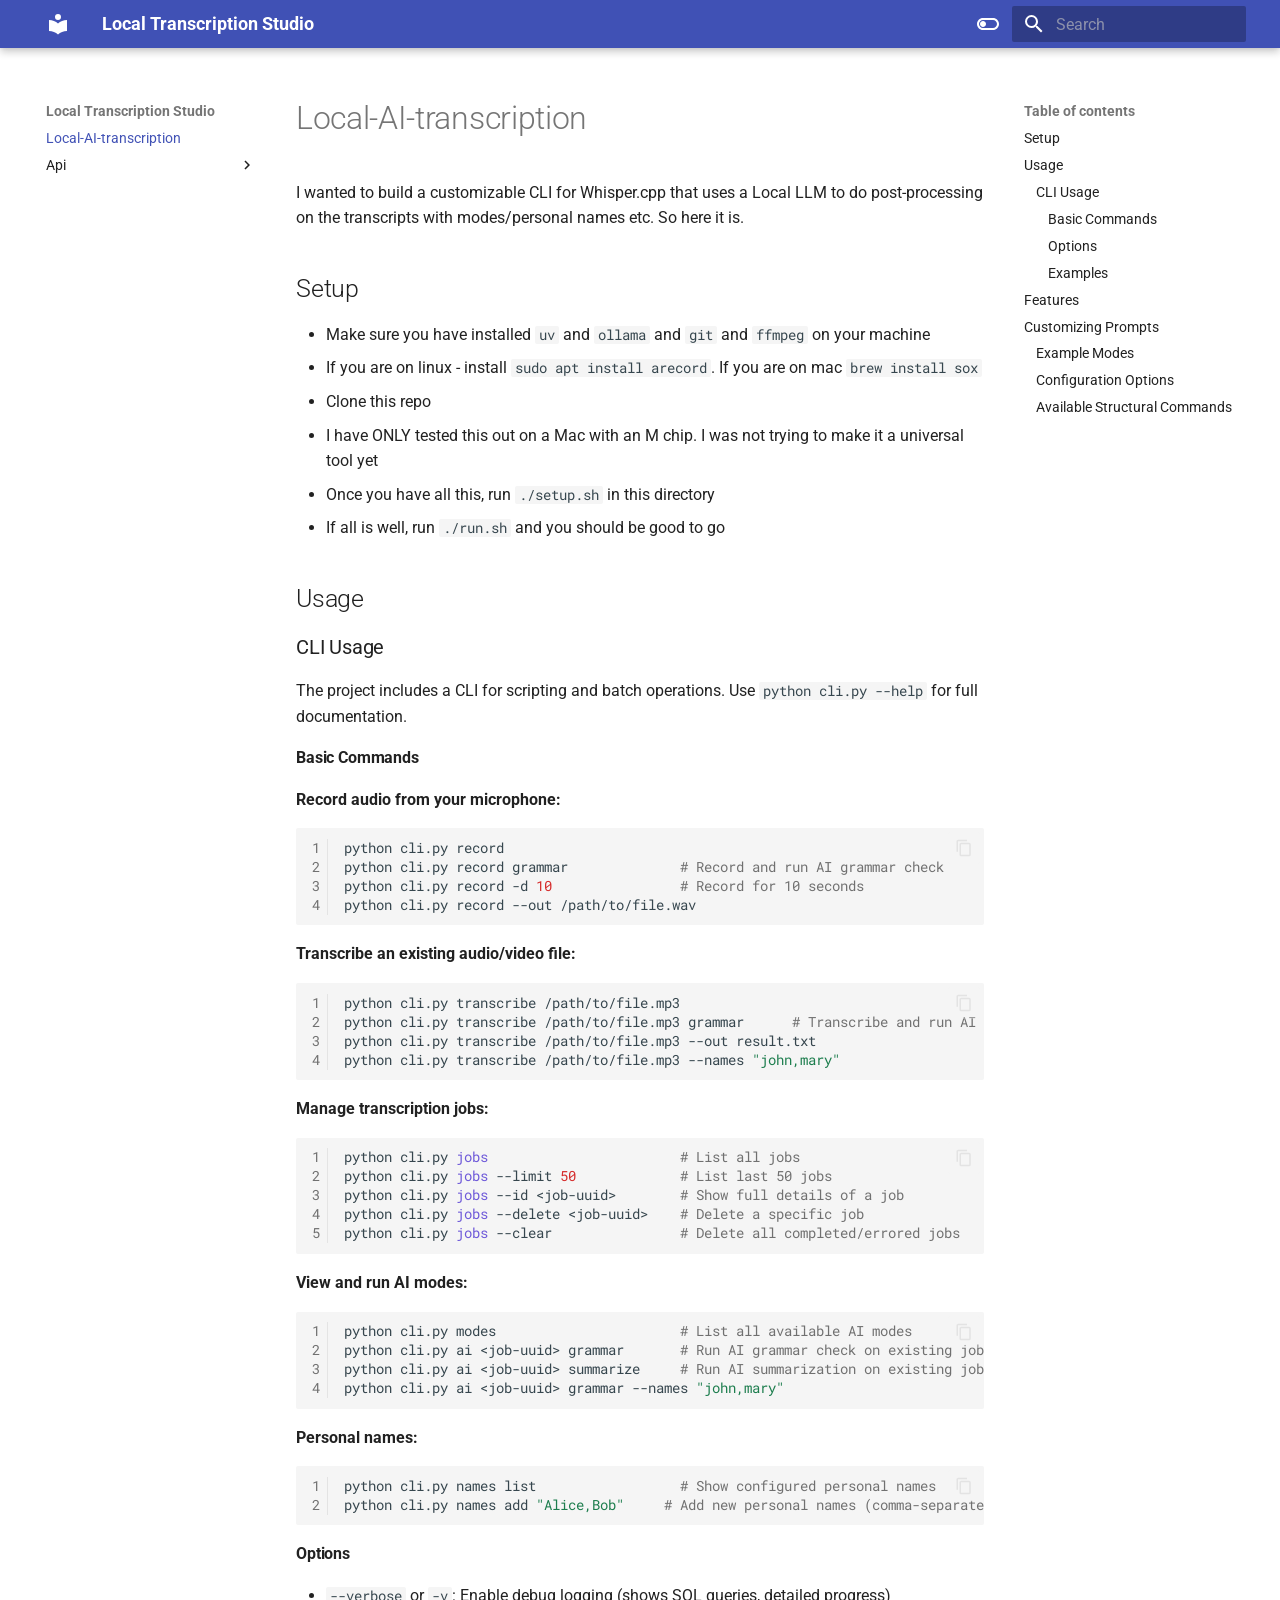
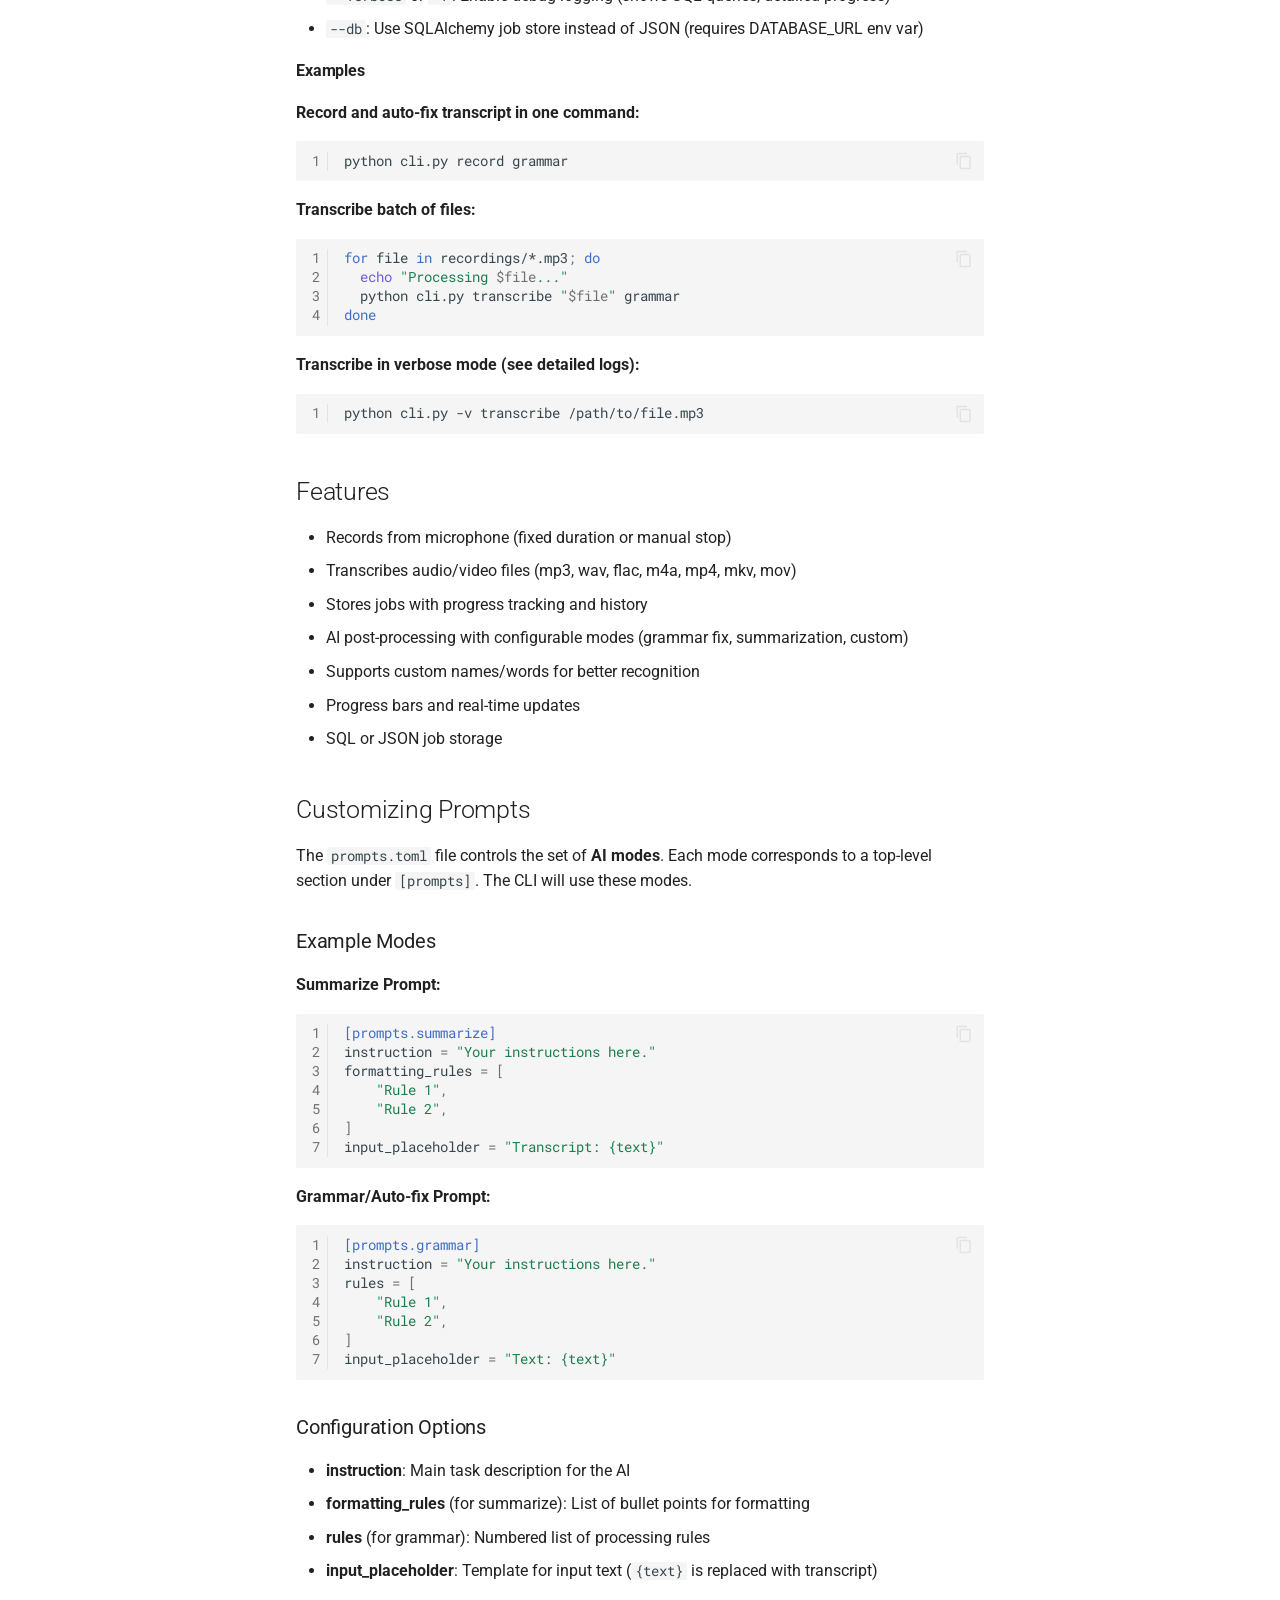
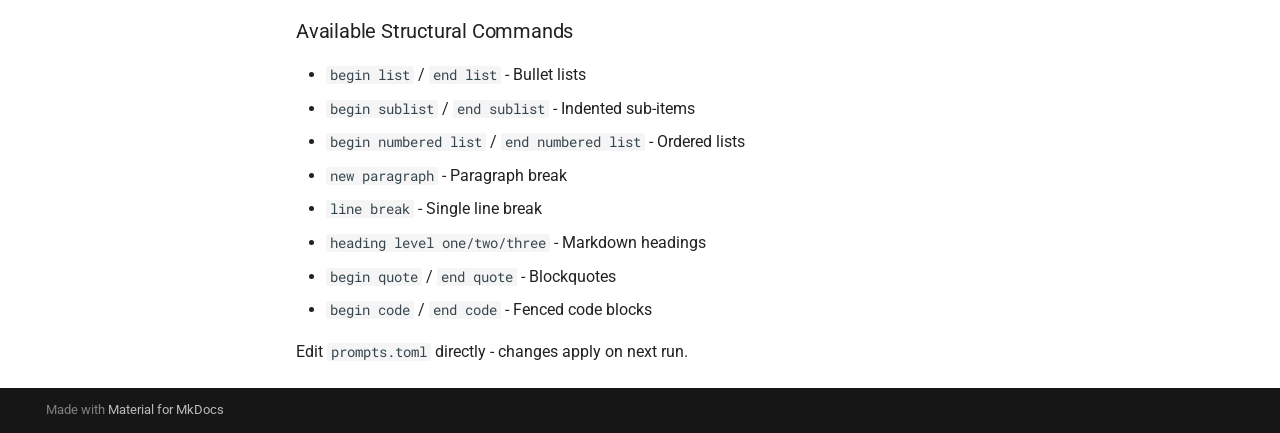
<file: index.html>
<!doctype html>
<html lang="en" class="no-js">
  <head>
    
      <meta charset="utf-8">
      <meta name="viewport" content="width=device-width,initial-scale=1">
      
      
      
      
      
        <link rel="next" href="api/ai_service/">
      
      
        
      
      
      <link rel="icon" href="assets/images/favicon.png">
      <meta name="generator" content="mkdocs-1.6.1, mkdocs-material-9.7.6">
    
    
      
        <title>Local Transcription Studio</title>
      
    
    
      <link rel="stylesheet" href="assets/stylesheets/main.484c7ddc.min.css">
      
        
        <link rel="stylesheet" href="assets/stylesheets/palette.ab4e12ef.min.css">
      
      


    
    
      
    
    
      
        
        
        <link rel="preconnect" href="https://fonts.gstatic.com" crossorigin>
        <link rel="stylesheet" href="https://fonts.googleapis.com/css?family=Roboto:300,300i,400,400i,700,700i%7CRoboto+Mono:400,400i,700,700i&display=fallback">
        <style>:root{--md-text-font:"Roboto";--md-code-font:"Roboto Mono"}</style>
      
    
    
      <link rel="stylesheet" href="assets/_mkdocstrings.css">
    
    <script>__md_scope=new URL(".",location),__md_hash=e=>[...e].reduce(((e,_)=>(e<<5)-e+_.charCodeAt(0)),0),__md_get=(e,_=localStorage,t=__md_scope)=>JSON.parse(_.getItem(t.pathname+"."+e)),__md_set=(e,_,t=localStorage,a=__md_scope)=>{try{t.setItem(a.pathname+"."+e,JSON.stringify(_))}catch(e){}}</script>
    
      

    
    
  </head>
  
  
    
    
      
    
    
    
    
    <body dir="ltr" data-md-color-scheme="default" data-md-color-primary="indigo" data-md-color-accent="indigo">
  
    
    <input class="md-toggle" data-md-toggle="drawer" type="checkbox" id="__drawer" autocomplete="off">
    <input class="md-toggle" data-md-toggle="search" type="checkbox" id="__search" autocomplete="off">
    <label class="md-overlay" for="__drawer"></label>
    <div data-md-component="skip">
      
        
        <a href="#local-ai-transcription" class="md-skip">
          Skip to content
        </a>
      
    </div>
    <div data-md-component="announce">
      
    </div>
    
    
      

  

<header class="md-header md-header--shadow" data-md-component="header">
  <nav class="md-header__inner md-grid" aria-label="Header">
    <a href="." title="Local Transcription Studio" class="md-header__button md-logo" aria-label="Local Transcription Studio" data-md-component="logo">
      
  
  <svg xmlns="http://www.w3.org/2000/svg" viewBox="0 0 24 24"><path d="M12 8a3 3 0 0 0 3-3 3 3 0 0 0-3-3 3 3 0 0 0-3 3 3 3 0 0 0 3 3m0 3.54C9.64 9.35 6.5 8 3 8v11c3.5 0 6.64 1.35 9 3.54 2.36-2.19 5.5-3.54 9-3.54V8c-3.5 0-6.64 1.35-9 3.54"/></svg>

    </a>
    <label class="md-header__button md-icon" for="__drawer">
      
      <svg xmlns="http://www.w3.org/2000/svg" viewBox="0 0 24 24"><path d="M3 6h18v2H3zm0 5h18v2H3zm0 5h18v2H3z"/></svg>
    </label>
    <div class="md-header__title" data-md-component="header-title">
      <div class="md-header__ellipsis">
        <div class="md-header__topic">
          <span class="md-ellipsis">
            Local Transcription Studio
          </span>
        </div>
        <div class="md-header__topic" data-md-component="header-topic">
          <span class="md-ellipsis">
            
              Local-AI-transcription
            
          </span>
        </div>
      </div>
    </div>
    
      
        <form class="md-header__option" data-md-component="palette">
  
    
    
    
    <input class="md-option" data-md-color-media="(prefers-color-scheme: light)" data-md-color-scheme="default" data-md-color-primary="indigo" data-md-color-accent="indigo"  aria-label="Switch to dark mode"  type="radio" name="__palette" id="__palette_0">
    
      <label class="md-header__button md-icon" title="Switch to dark mode" for="__palette_1" hidden>
        <svg xmlns="http://www.w3.org/2000/svg" viewBox="0 0 24 24"><path d="M17 6H7c-3.31 0-6 2.69-6 6s2.69 6 6 6h10c3.31 0 6-2.69 6-6s-2.69-6-6-6m0 10H7c-2.21 0-4-1.79-4-4s1.79-4 4-4h10c2.21 0 4 1.79 4 4s-1.79 4-4 4M7 9c-1.66 0-3 1.34-3 3s1.34 3 3 3 3-1.34 3-3-1.34-3-3-3"/></svg>
      </label>
    
  
    
    
    
    <input class="md-option" data-md-color-media="(prefers-color-scheme: dark)" data-md-color-scheme="slate" data-md-color-primary="indigo" data-md-color-accent="indigo"  aria-label="Switch to light mode"  type="radio" name="__palette" id="__palette_1">
    
      <label class="md-header__button md-icon" title="Switch to light mode" for="__palette_0" hidden>
        <svg xmlns="http://www.w3.org/2000/svg" viewBox="0 0 24 24"><path d="M17 7H7a5 5 0 0 0-5 5 5 5 0 0 0 5 5h10a5 5 0 0 0 5-5 5 5 0 0 0-5-5m0 8a3 3 0 0 1-3-3 3 3 0 0 1 3-3 3 3 0 0 1 3 3 3 3 0 0 1-3 3"/></svg>
      </label>
    
  
</form>
      
    
    
      <script>var palette=__md_get("__palette");if(palette&&palette.color){if("(prefers-color-scheme)"===palette.color.media){var media=matchMedia("(prefers-color-scheme: light)"),input=document.querySelector(media.matches?"[data-md-color-media='(prefers-color-scheme: light)']":"[data-md-color-media='(prefers-color-scheme: dark)']");palette.color.media=input.getAttribute("data-md-color-media"),palette.color.scheme=input.getAttribute("data-md-color-scheme"),palette.color.primary=input.getAttribute("data-md-color-primary"),palette.color.accent=input.getAttribute("data-md-color-accent")}for(var[key,value]of Object.entries(palette.color))document.body.setAttribute("data-md-color-"+key,value)}</script>
    
    
    
      
      
        <label class="md-header__button md-icon" for="__search">
          
          <svg xmlns="http://www.w3.org/2000/svg" viewBox="0 0 24 24"><path d="M9.5 3A6.5 6.5 0 0 1 16 9.5c0 1.61-.59 3.09-1.56 4.23l.27.27h.79l5 5-1.5 1.5-5-5v-.79l-.27-.27A6.52 6.52 0 0 1 9.5 16 6.5 6.5 0 0 1 3 9.5 6.5 6.5 0 0 1 9.5 3m0 2C7 5 5 7 5 9.5S7 14 9.5 14 14 12 14 9.5 12 5 9.5 5"/></svg>
        </label>
        <div class="md-search" data-md-component="search" role="dialog">
  <label class="md-search__overlay" for="__search"></label>
  <div class="md-search__inner" role="search">
    <form class="md-search__form" name="search">
      <input type="text" class="md-search__input" name="query" aria-label="Search" placeholder="Search" autocapitalize="off" autocorrect="off" autocomplete="off" spellcheck="false" data-md-component="search-query" required>
      <label class="md-search__icon md-icon" for="__search">
        
        <svg xmlns="http://www.w3.org/2000/svg" viewBox="0 0 24 24"><path d="M9.5 3A6.5 6.5 0 0 1 16 9.5c0 1.61-.59 3.09-1.56 4.23l.27.27h.79l5 5-1.5 1.5-5-5v-.79l-.27-.27A6.52 6.52 0 0 1 9.5 16 6.5 6.5 0 0 1 3 9.5 6.5 6.5 0 0 1 9.5 3m0 2C7 5 5 7 5 9.5S7 14 9.5 14 14 12 14 9.5 12 5 9.5 5"/></svg>
        
        <svg xmlns="http://www.w3.org/2000/svg" viewBox="0 0 24 24"><path d="M20 11v2H8l5.5 5.5-1.42 1.42L4.16 12l7.92-7.92L13.5 5.5 8 11z"/></svg>
      </label>
      <nav class="md-search__options" aria-label="Search">
        
        <button type="reset" class="md-search__icon md-icon" title="Clear" aria-label="Clear" tabindex="-1">
          
          <svg xmlns="http://www.w3.org/2000/svg" viewBox="0 0 24 24"><path d="M19 6.41 17.59 5 12 10.59 6.41 5 5 6.41 10.59 12 5 17.59 6.41 19 12 13.41 17.59 19 19 17.59 13.41 12z"/></svg>
        </button>
      </nav>
      
    </form>
    <div class="md-search__output">
      <div class="md-search__scrollwrap" tabindex="0" data-md-scrollfix>
        <div class="md-search-result" data-md-component="search-result">
          <div class="md-search-result__meta">
            Initializing search
          </div>
          <ol class="md-search-result__list" role="presentation"></ol>
        </div>
      </div>
    </div>
  </div>
</div>
      
    
    
  </nav>
  
</header>
    
    <div class="md-container" data-md-component="container">
      
      
        
          
        
      
      <main class="md-main" data-md-component="main">
        <div class="md-main__inner md-grid">
          
            
              
              <div class="md-sidebar md-sidebar--primary" data-md-component="sidebar" data-md-type="navigation" >
                <div class="md-sidebar__scrollwrap">
                  <div class="md-sidebar__inner">
                    



<nav class="md-nav md-nav--primary" aria-label="Navigation" data-md-level="0">
  <label class="md-nav__title" for="__drawer">
    <a href="." title="Local Transcription Studio" class="md-nav__button md-logo" aria-label="Local Transcription Studio" data-md-component="logo">
      
  
  <svg xmlns="http://www.w3.org/2000/svg" viewBox="0 0 24 24"><path d="M12 8a3 3 0 0 0 3-3 3 3 0 0 0-3-3 3 3 0 0 0-3 3 3 3 0 0 0 3 3m0 3.54C9.64 9.35 6.5 8 3 8v11c3.5 0 6.64 1.35 9 3.54 2.36-2.19 5.5-3.54 9-3.54V8c-3.5 0-6.64 1.35-9 3.54"/></svg>

    </a>
    Local Transcription Studio
  </label>
  
  <ul class="md-nav__list" data-md-scrollfix>
    
      
      
  
  
    
  
  
  
    <li class="md-nav__item md-nav__item--active">
      
      <input class="md-nav__toggle md-toggle" type="checkbox" id="__toc">
      
      
        
      
      
        <label class="md-nav__link md-nav__link--active" for="__toc">
          
  
  
  <span class="md-ellipsis">
    
  
    Local-AI-transcription
  

    
  </span>
  
  

          <span class="md-nav__icon md-icon"></span>
        </label>
      
      <a href="." class="md-nav__link md-nav__link--active">
        
  
  
  <span class="md-ellipsis">
    
  
    Local-AI-transcription
  

    
  </span>
  
  

      </a>
      
        

<nav class="md-nav md-nav--secondary" aria-label="Table of contents">
  
  
  
    
  
  
    <label class="md-nav__title" for="__toc">
      <span class="md-nav__icon md-icon"></span>
      Table of contents
    </label>
    <ul class="md-nav__list" data-md-component="toc" data-md-scrollfix>
      
        <li class="md-nav__item">
  <a href="#setup" class="md-nav__link">
    <span class="md-ellipsis">
      
        Setup
      
    </span>
  </a>
  
</li>
      
        <li class="md-nav__item">
  <a href="#usage" class="md-nav__link">
    <span class="md-ellipsis">
      
        Usage
      
    </span>
  </a>
  
    <nav class="md-nav" aria-label="Usage">
      <ul class="md-nav__list">
        
          <li class="md-nav__item">
  <a href="#cli-usage" class="md-nav__link">
    <span class="md-ellipsis">
      
        CLI Usage
      
    </span>
  </a>
  
    <nav class="md-nav" aria-label="CLI Usage">
      <ul class="md-nav__list">
        
          <li class="md-nav__item">
  <a href="#basic-commands" class="md-nav__link">
    <span class="md-ellipsis">
      
        Basic Commands
      
    </span>
  </a>
  
</li>
        
          <li class="md-nav__item">
  <a href="#options" class="md-nav__link">
    <span class="md-ellipsis">
      
        Options
      
    </span>
  </a>
  
</li>
        
          <li class="md-nav__item">
  <a href="#examples" class="md-nav__link">
    <span class="md-ellipsis">
      
        Examples
      
    </span>
  </a>
  
</li>
        
      </ul>
    </nav>
  
</li>
        
      </ul>
    </nav>
  
</li>
      
        <li class="md-nav__item">
  <a href="#features" class="md-nav__link">
    <span class="md-ellipsis">
      
        Features
      
    </span>
  </a>
  
</li>
      
        <li class="md-nav__item">
  <a href="#customizing-prompts" class="md-nav__link">
    <span class="md-ellipsis">
      
        Customizing Prompts
      
    </span>
  </a>
  
    <nav class="md-nav" aria-label="Customizing Prompts">
      <ul class="md-nav__list">
        
          <li class="md-nav__item">
  <a href="#example-modes" class="md-nav__link">
    <span class="md-ellipsis">
      
        Example Modes
      
    </span>
  </a>
  
</li>
        
          <li class="md-nav__item">
  <a href="#configuration-options" class="md-nav__link">
    <span class="md-ellipsis">
      
        Configuration Options
      
    </span>
  </a>
  
</li>
        
          <li class="md-nav__item">
  <a href="#available-structural-commands" class="md-nav__link">
    <span class="md-ellipsis">
      
        Available Structural Commands
      
    </span>
  </a>
  
</li>
        
      </ul>
    </nav>
  
</li>
      
    </ul>
  
</nav>
      
    </li>
  

    
      
      
  
  
  
  
    
    
    
    
    
    <li class="md-nav__item md-nav__item--nested">
      
        
        
        <input class="md-nav__toggle md-toggle " type="checkbox" id="__nav_2" >
        
          
          <label class="md-nav__link" for="__nav_2" id="__nav_2_label" tabindex="0">
            
  
  
  <span class="md-ellipsis">
    
  
    Api
  

    
  </span>
  
  

            <span class="md-nav__icon md-icon"></span>
          </label>
        
        <nav class="md-nav" data-md-level="1" aria-labelledby="__nav_2_label" aria-expanded="false">
          <label class="md-nav__title" for="__nav_2">
            <span class="md-nav__icon md-icon"></span>
            
  
    Api
  

          </label>
          <ul class="md-nav__list" data-md-scrollfix>
            
              
                
  
  
  
  
    <li class="md-nav__item">
      <a href="api/ai_service/" class="md-nav__link">
        
  
  
  <span class="md-ellipsis">
    
  
    Ai service
  

    
  </span>
  
  

      </a>
    </li>
  

              
            
              
                
  
  
  
  
    <li class="md-nav__item">
      <a href="api/config/" class="md-nav__link">
        
  
  
  <span class="md-ellipsis">
    
  
    Config
  

    
  </span>
  
  

      </a>
    </li>
  

              
            
              
                
  
  
  
  
    <li class="md-nav__item">
      <a href="api/job_store/" class="md-nav__link">
        
  
  
  <span class="md-ellipsis">
    
  
    Job store
  

    
  </span>
  
  

      </a>
    </li>
  

              
            
              
                
  
  
  
  
    <li class="md-nav__item">
      <a href="api/transcription_service/" class="md-nav__link">
        
  
  
  <span class="md-ellipsis">
    
  
    Transcription service
  

    
  </span>
  
  

      </a>
    </li>
  

              
            
          </ul>
        </nav>
      
    </li>
  

    
  </ul>
</nav>
                  </div>
                </div>
              </div>
            
            
              
              <div class="md-sidebar md-sidebar--secondary" data-md-component="sidebar" data-md-type="toc" >
                <div class="md-sidebar__scrollwrap">
                  <div class="md-sidebar__inner">
                    

<nav class="md-nav md-nav--secondary" aria-label="Table of contents">
  
  
  
    
  
  
    <label class="md-nav__title" for="__toc">
      <span class="md-nav__icon md-icon"></span>
      Table of contents
    </label>
    <ul class="md-nav__list" data-md-component="toc" data-md-scrollfix>
      
        <li class="md-nav__item">
  <a href="#setup" class="md-nav__link">
    <span class="md-ellipsis">
      
        Setup
      
    </span>
  </a>
  
</li>
      
        <li class="md-nav__item">
  <a href="#usage" class="md-nav__link">
    <span class="md-ellipsis">
      
        Usage
      
    </span>
  </a>
  
    <nav class="md-nav" aria-label="Usage">
      <ul class="md-nav__list">
        
          <li class="md-nav__item">
  <a href="#cli-usage" class="md-nav__link">
    <span class="md-ellipsis">
      
        CLI Usage
      
    </span>
  </a>
  
    <nav class="md-nav" aria-label="CLI Usage">
      <ul class="md-nav__list">
        
          <li class="md-nav__item">
  <a href="#basic-commands" class="md-nav__link">
    <span class="md-ellipsis">
      
        Basic Commands
      
    </span>
  </a>
  
</li>
        
          <li class="md-nav__item">
  <a href="#options" class="md-nav__link">
    <span class="md-ellipsis">
      
        Options
      
    </span>
  </a>
  
</li>
        
          <li class="md-nav__item">
  <a href="#examples" class="md-nav__link">
    <span class="md-ellipsis">
      
        Examples
      
    </span>
  </a>
  
</li>
        
      </ul>
    </nav>
  
</li>
        
      </ul>
    </nav>
  
</li>
      
        <li class="md-nav__item">
  <a href="#features" class="md-nav__link">
    <span class="md-ellipsis">
      
        Features
      
    </span>
  </a>
  
</li>
      
        <li class="md-nav__item">
  <a href="#customizing-prompts" class="md-nav__link">
    <span class="md-ellipsis">
      
        Customizing Prompts
      
    </span>
  </a>
  
    <nav class="md-nav" aria-label="Customizing Prompts">
      <ul class="md-nav__list">
        
          <li class="md-nav__item">
  <a href="#example-modes" class="md-nav__link">
    <span class="md-ellipsis">
      
        Example Modes
      
    </span>
  </a>
  
</li>
        
          <li class="md-nav__item">
  <a href="#configuration-options" class="md-nav__link">
    <span class="md-ellipsis">
      
        Configuration Options
      
    </span>
  </a>
  
</li>
        
          <li class="md-nav__item">
  <a href="#available-structural-commands" class="md-nav__link">
    <span class="md-ellipsis">
      
        Available Structural Commands
      
    </span>
  </a>
  
</li>
        
      </ul>
    </nav>
  
</li>
      
    </ul>
  
</nav>
                  </div>
                </div>
              </div>
            
          
          
            <div class="md-content" data-md-component="content">
              
              <article class="md-content__inner md-typeset">
                
                  



<h1 id="local-ai-transcription">Local-AI-transcription<a class="headerlink" href="#local-ai-transcription" title="Permanent link">&para;</a></h1>
<p>I wanted to build a customizable CLI for Whisper.cpp that uses a Local LLM to do post-processing on the transcripts with modes/personal names etc. So here it is.</p>
<h2 id="setup">Setup<a class="headerlink" href="#setup" title="Permanent link">&para;</a></h2>
<ul>
<li>Make sure you have installed <code>uv</code> and <code>ollama</code> and <code>git</code> and <code>ffmpeg</code> on your machine</li>
<li>If you are on linux - install <code>sudo apt install arecord</code>. If you are on mac <code>brew install sox</code></li>
<li>Clone this repo</li>
<li>I have ONLY tested this out on a Mac with an M chip. I was not trying to make it a universal tool yet</li>
<li>Once you have all this, run <code>./setup.sh</code> in this directory</li>
<li>If all is well, run <code>./run.sh</code> and you should be good to go</li>
</ul>
<h2 id="usage">Usage<a class="headerlink" href="#usage" title="Permanent link">&para;</a></h2>
<h3 id="cli-usage">CLI Usage<a class="headerlink" href="#cli-usage" title="Permanent link">&para;</a></h3>
<p>The project includes a CLI for scripting and batch operations. Use <code>python cli.py --help</code> for full documentation.</p>
<h4 id="basic-commands">Basic Commands<a class="headerlink" href="#basic-commands" title="Permanent link">&para;</a></h4>
<p><strong>Record audio from your microphone:</strong></p>
<div class="highlight"><table class="highlighttable"><tr><td class="linenos"><div class="linenodiv"><pre><span></span><span class="normal">1</span>
<span class="normal">2</span>
<span class="normal">3</span>
<span class="normal">4</span></pre></div></td><td class="code"><div><pre><span></span><code>python<span class="w"> </span>cli.py<span class="w"> </span>record
python<span class="w"> </span>cli.py<span class="w"> </span>record<span class="w"> </span>grammar<span class="w">              </span><span class="c1"># Record and run AI grammar check</span>
python<span class="w"> </span>cli.py<span class="w"> </span>record<span class="w"> </span>-d<span class="w"> </span><span class="m">10</span><span class="w">                </span><span class="c1"># Record for 10 seconds</span>
python<span class="w"> </span>cli.py<span class="w"> </span>record<span class="w"> </span>--out<span class="w"> </span>/path/to/file.wav
</code></pre></div></td></tr></table></div>
<p><strong>Transcribe an existing audio/video file:</strong></p>
<div class="highlight"><table class="highlighttable"><tr><td class="linenos"><div class="linenodiv"><pre><span></span><span class="normal">1</span>
<span class="normal">2</span>
<span class="normal">3</span>
<span class="normal">4</span></pre></div></td><td class="code"><div><pre><span></span><code>python<span class="w"> </span>cli.py<span class="w"> </span>transcribe<span class="w"> </span>/path/to/file.mp3
python<span class="w"> </span>cli.py<span class="w"> </span>transcribe<span class="w"> </span>/path/to/file.mp3<span class="w"> </span>grammar<span class="w">      </span><span class="c1"># Transcribe and run AI mode</span>
python<span class="w"> </span>cli.py<span class="w"> </span>transcribe<span class="w"> </span>/path/to/file.mp3<span class="w"> </span>--out<span class="w"> </span>result.txt
python<span class="w"> </span>cli.py<span class="w"> </span>transcribe<span class="w"> </span>/path/to/file.mp3<span class="w"> </span>--names<span class="w"> </span><span class="s2">&quot;john,mary&quot;</span>
</code></pre></div></td></tr></table></div>
<p><strong>Manage transcription jobs:</strong></p>
<div class="highlight"><table class="highlighttable"><tr><td class="linenos"><div class="linenodiv"><pre><span></span><span class="normal">1</span>
<span class="normal">2</span>
<span class="normal">3</span>
<span class="normal">4</span>
<span class="normal">5</span></pre></div></td><td class="code"><div><pre><span></span><code>python<span class="w"> </span>cli.py<span class="w"> </span><span class="nb">jobs</span><span class="w">                        </span><span class="c1"># List all jobs</span>
python<span class="w"> </span>cli.py<span class="w"> </span><span class="nb">jobs</span><span class="w"> </span>--limit<span class="w"> </span><span class="m">50</span><span class="w">             </span><span class="c1"># List last 50 jobs</span>
python<span class="w"> </span>cli.py<span class="w"> </span><span class="nb">jobs</span><span class="w"> </span>--id<span class="w"> </span>&lt;job-uuid&gt;<span class="w">        </span><span class="c1"># Show full details of a job</span>
python<span class="w"> </span>cli.py<span class="w"> </span><span class="nb">jobs</span><span class="w"> </span>--delete<span class="w"> </span>&lt;job-uuid&gt;<span class="w">    </span><span class="c1"># Delete a specific job</span>
python<span class="w"> </span>cli.py<span class="w"> </span><span class="nb">jobs</span><span class="w"> </span>--clear<span class="w">                </span><span class="c1"># Delete all completed/errored jobs</span>
</code></pre></div></td></tr></table></div>
<p><strong>View and run AI modes:</strong></p>
<div class="highlight"><table class="highlighttable"><tr><td class="linenos"><div class="linenodiv"><pre><span></span><span class="normal">1</span>
<span class="normal">2</span>
<span class="normal">3</span>
<span class="normal">4</span></pre></div></td><td class="code"><div><pre><span></span><code>python<span class="w"> </span>cli.py<span class="w"> </span>modes<span class="w">                       </span><span class="c1"># List all available AI modes</span>
python<span class="w"> </span>cli.py<span class="w"> </span>ai<span class="w"> </span>&lt;job-uuid&gt;<span class="w"> </span>grammar<span class="w">       </span><span class="c1"># Run AI grammar check on existing job</span>
python<span class="w"> </span>cli.py<span class="w"> </span>ai<span class="w"> </span>&lt;job-uuid&gt;<span class="w"> </span>summarize<span class="w">     </span><span class="c1"># Run AI summarization on existing job</span>
python<span class="w"> </span>cli.py<span class="w"> </span>ai<span class="w"> </span>&lt;job-uuid&gt;<span class="w"> </span>grammar<span class="w"> </span>--names<span class="w"> </span><span class="s2">&quot;john,mary&quot;</span>
</code></pre></div></td></tr></table></div>
<p><strong>Personal names:</strong></p>
<div class="highlight"><table class="highlighttable"><tr><td class="linenos"><div class="linenodiv"><pre><span></span><span class="normal">1</span>
<span class="normal">2</span></pre></div></td><td class="code"><div><pre><span></span><code>python<span class="w"> </span>cli.py<span class="w"> </span>names<span class="w"> </span>list<span class="w">                  </span><span class="c1"># Show configured personal names</span>
python<span class="w"> </span>cli.py<span class="w"> </span>names<span class="w"> </span>add<span class="w"> </span><span class="s2">&quot;Alice,Bob&quot;</span><span class="w">     </span><span class="c1"># Add new personal names (comma-separated)</span>
</code></pre></div></td></tr></table></div>
<h4 id="options">Options<a class="headerlink" href="#options" title="Permanent link">&para;</a></h4>
<ul>
<li><code>--verbose</code> or <code>-v</code>: Enable debug logging (shows SQL queries, detailed progress)</li>
<li><code>--db</code>: Use SQLAlchemy job store instead of JSON (requires DATABASE_URL env var)</li>
</ul>
<h4 id="examples">Examples<a class="headerlink" href="#examples" title="Permanent link">&para;</a></h4>
<p><strong>Record and auto-fix transcript in one command:</strong></p>
<div class="highlight"><table class="highlighttable"><tr><td class="linenos"><div class="linenodiv"><pre><span></span><span class="normal">1</span></pre></div></td><td class="code"><div><pre><span></span><code>python<span class="w"> </span>cli.py<span class="w"> </span>record<span class="w"> </span>grammar
</code></pre></div></td></tr></table></div>
<p><strong>Transcribe batch of files:</strong></p>
<div class="highlight"><table class="highlighttable"><tr><td class="linenos"><div class="linenodiv"><pre><span></span><span class="normal">1</span>
<span class="normal">2</span>
<span class="normal">3</span>
<span class="normal">4</span></pre></div></td><td class="code"><div><pre><span></span><code><span class="k">for</span><span class="w"> </span>file<span class="w"> </span><span class="k">in</span><span class="w"> </span>recordings/*.mp3<span class="p">;</span><span class="w"> </span><span class="k">do</span>
<span class="w">  </span><span class="nb">echo</span><span class="w"> </span><span class="s2">&quot;Processing </span><span class="nv">$file</span><span class="s2">...&quot;</span>
<span class="w">  </span>python<span class="w"> </span>cli.py<span class="w"> </span>transcribe<span class="w"> </span><span class="s2">&quot;</span><span class="nv">$file</span><span class="s2">&quot;</span><span class="w"> </span>grammar
<span class="k">done</span>
</code></pre></div></td></tr></table></div>
<p><strong>Transcribe in verbose mode (see detailed logs):</strong></p>
<div class="highlight"><table class="highlighttable"><tr><td class="linenos"><div class="linenodiv"><pre><span></span><span class="normal">1</span></pre></div></td><td class="code"><div><pre><span></span><code>python<span class="w"> </span>cli.py<span class="w"> </span>-v<span class="w"> </span>transcribe<span class="w"> </span>/path/to/file.mp3
</code></pre></div></td></tr></table></div>
<h2 id="features">Features<a class="headerlink" href="#features" title="Permanent link">&para;</a></h2>
<ul>
<li>Records from microphone (fixed duration or manual stop)</li>
<li>Transcribes audio/video files (mp3, wav, flac, m4a, mp4, mkv, mov)</li>
<li>Stores jobs with progress tracking and history</li>
<li>AI post-processing with configurable modes (grammar fix, summarization, custom)</li>
<li>Supports custom names/words for better recognition</li>
<li>Progress bars and real-time updates</li>
<li>SQL or JSON job storage</li>
</ul>
<h2 id="customizing-prompts">Customizing Prompts<a class="headerlink" href="#customizing-prompts" title="Permanent link">&para;</a></h2>
<p>The <code>prompts.toml</code> file controls the set of <strong>AI modes</strong>. Each mode corresponds to a top-level section under <code>[prompts]</code>. The CLI will use these modes.</p>
<h3 id="example-modes">Example Modes<a class="headerlink" href="#example-modes" title="Permanent link">&para;</a></h3>
<p><strong>Summarize Prompt:</strong></p>
<div class="highlight"><table class="highlighttable"><tr><td class="linenos"><div class="linenodiv"><pre><span></span><span class="normal">1</span>
<span class="normal">2</span>
<span class="normal">3</span>
<span class="normal">4</span>
<span class="normal">5</span>
<span class="normal">6</span>
<span class="normal">7</span></pre></div></td><td class="code"><div><pre><span></span><code><span class="k">[prompts.summarize]</span>
<span class="n">instruction</span><span class="w"> </span><span class="o">=</span><span class="w"> </span><span class="s2">&quot;Your instructions here.&quot;</span>
<span class="n">formatting_rules</span><span class="w"> </span><span class="o">=</span><span class="w"> </span><span class="p">[</span>
<span class="w">    </span><span class="s2">&quot;Rule 1&quot;</span><span class="p">,</span>
<span class="w">    </span><span class="s2">&quot;Rule 2&quot;</span><span class="p">,</span>
<span class="p">]</span>
<span class="n">input_placeholder</span><span class="w"> </span><span class="o">=</span><span class="w"> </span><span class="s2">&quot;Transcript: {text}&quot;</span>
</code></pre></div></td></tr></table></div>
<p><strong>Grammar/Auto-fix Prompt:</strong></p>
<div class="highlight"><table class="highlighttable"><tr><td class="linenos"><div class="linenodiv"><pre><span></span><span class="normal">1</span>
<span class="normal">2</span>
<span class="normal">3</span>
<span class="normal">4</span>
<span class="normal">5</span>
<span class="normal">6</span>
<span class="normal">7</span></pre></div></td><td class="code"><div><pre><span></span><code><span class="k">[prompts.grammar]</span>
<span class="n">instruction</span><span class="w"> </span><span class="o">=</span><span class="w"> </span><span class="s2">&quot;Your instructions here.&quot;</span>
<span class="n">rules</span><span class="w"> </span><span class="o">=</span><span class="w"> </span><span class="p">[</span>
<span class="w">    </span><span class="s2">&quot;Rule 1&quot;</span><span class="p">,</span>
<span class="w">    </span><span class="s2">&quot;Rule 2&quot;</span><span class="p">,</span>
<span class="p">]</span>
<span class="n">input_placeholder</span><span class="w"> </span><span class="o">=</span><span class="w"> </span><span class="s2">&quot;Text: {text}&quot;</span>
</code></pre></div></td></tr></table></div>
<h3 id="configuration-options">Configuration Options<a class="headerlink" href="#configuration-options" title="Permanent link">&para;</a></h3>
<ul>
<li><strong>instruction</strong>: Main task description for the AI</li>
<li><strong>formatting_rules</strong> (for summarize): List of bullet points for formatting</li>
<li><strong>rules</strong> (for grammar): Numbered list of processing rules</li>
<li><strong>input_placeholder</strong>: Template for input text (<code>{text}</code> is replaced with transcript)</li>
</ul>
<h3 id="available-structural-commands">Available Structural Commands<a class="headerlink" href="#available-structural-commands" title="Permanent link">&para;</a></h3>
<ul>
<li><code>begin list</code> / <code>end list</code> - Bullet lists</li>
<li><code>begin sublist</code> / <code>end sublist</code> - Indented sub-items</li>
<li><code>begin numbered list</code> / <code>end numbered list</code> - Ordered lists</li>
<li><code>new paragraph</code> - Paragraph break</li>
<li><code>line break</code> - Single line break</li>
<li><code>heading level one/two/three</code> - Markdown headings</li>
<li><code>begin quote</code> / <code>end quote</code> - Blockquotes</li>
<li><code>begin code</code> / <code>end code</code> - Fenced code blocks</li>
</ul>
<p>Edit <code>prompts.toml</code> directly - changes apply on next run.</p>












                
              </article>
            </div>
          
          
<script>var target=document.getElementById(location.hash.slice(1));target&&target.name&&(target.checked=target.name.startsWith("__tabbed_"))</script>
        </div>
        
      </main>
      
        <footer class="md-footer">
  
  <div class="md-footer-meta md-typeset">
    <div class="md-footer-meta__inner md-grid">
      <div class="md-copyright">
  
  
    Made with
    <a href="https://squidfunk.github.io/mkdocs-material/" target="_blank" rel="noopener">
      Material for MkDocs
    </a>
  
</div>
      
    </div>
  </div>
</footer>
      
    </div>
    <div class="md-dialog" data-md-component="dialog">
      <div class="md-dialog__inner md-typeset"></div>
    </div>
    
    
    
      
      
      <script id="__config" type="application/json">{"annotate": null, "base": ".", "features": ["content.code.copy"], "search": "assets/javascripts/workers/search.2c215733.min.js", "tags": null, "translations": {"clipboard.copied": "Copied to clipboard", "clipboard.copy": "Copy to clipboard", "search.result.more.one": "1 more on this page", "search.result.more.other": "# more on this page", "search.result.none": "No matching documents", "search.result.one": "1 matching document", "search.result.other": "# matching documents", "search.result.placeholder": "Type to start searching", "search.result.term.missing": "Missing", "select.version": "Select version"}, "version": null}</script>
    
    
      <script src="assets/javascripts/bundle.79ae519e.min.js"></script>
      
    
  </body>
</html>
</file>
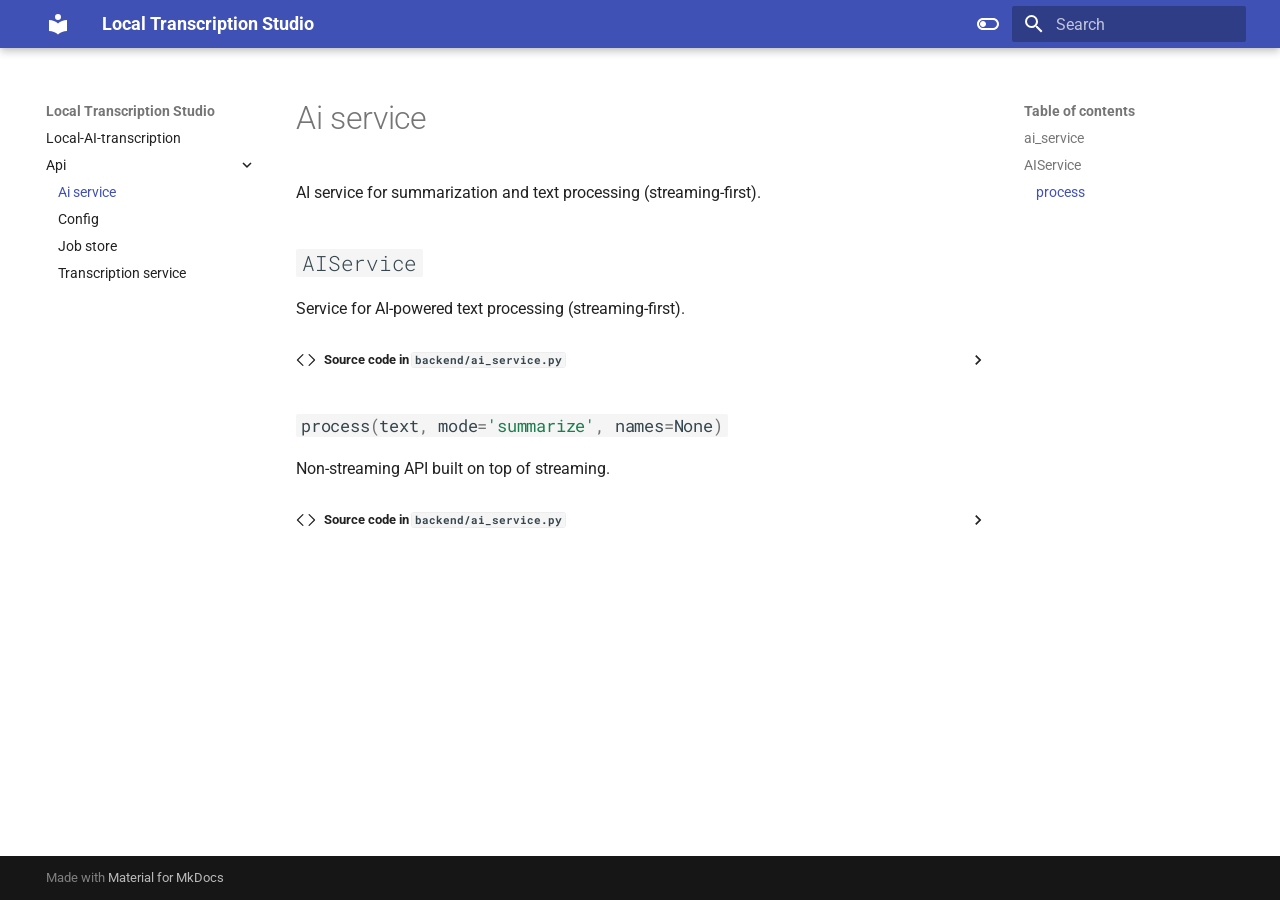
<file: api/ai_service/index.html>
<!doctype html>
<html lang="en" class="no-js">
  <head>
    
      <meta charset="utf-8">
      <meta name="viewport" content="width=device-width,initial-scale=1">
      
      
      
      
        <link rel="prev" href="../..">
      
      
        <link rel="next" href="../config/">
      
      
        
      
      
      <link rel="icon" href="../../assets/images/favicon.png">
      <meta name="generator" content="mkdocs-1.6.1, mkdocs-material-9.7.6">
    
    
      
        <title>Ai service - Local Transcription Studio</title>
      
    
    
      <link rel="stylesheet" href="../../assets/stylesheets/main.484c7ddc.min.css">
      
        
        <link rel="stylesheet" href="../../assets/stylesheets/palette.ab4e12ef.min.css">
      
      


    
    
      
    
    
      
        
        
        <link rel="preconnect" href="https://fonts.gstatic.com" crossorigin>
        <link rel="stylesheet" href="https://fonts.googleapis.com/css?family=Roboto:300,300i,400,400i,700,700i%7CRoboto+Mono:400,400i,700,700i&display=fallback">
        <style>:root{--md-text-font:"Roboto";--md-code-font:"Roboto Mono"}</style>
      
    
    
      <link rel="stylesheet" href="../../assets/_mkdocstrings.css">
    
    <script>__md_scope=new URL("../..",location),__md_hash=e=>[...e].reduce(((e,_)=>(e<<5)-e+_.charCodeAt(0)),0),__md_get=(e,_=localStorage,t=__md_scope)=>JSON.parse(_.getItem(t.pathname+"."+e)),__md_set=(e,_,t=localStorage,a=__md_scope)=>{try{t.setItem(a.pathname+"."+e,JSON.stringify(_))}catch(e){}}</script>
    
      

    
    
  </head>
  
  
    
    
      
    
    
    
    
    <body dir="ltr" data-md-color-scheme="default" data-md-color-primary="indigo" data-md-color-accent="indigo">
  
    
    <input class="md-toggle" data-md-toggle="drawer" type="checkbox" id="__drawer" autocomplete="off">
    <input class="md-toggle" data-md-toggle="search" type="checkbox" id="__search" autocomplete="off">
    <label class="md-overlay" for="__drawer"></label>
    <div data-md-component="skip">
      
        
        <a href="#backend.ai_service" class="md-skip">
          Skip to content
        </a>
      
    </div>
    <div data-md-component="announce">
      
    </div>
    
    
      

  

<header class="md-header md-header--shadow" data-md-component="header">
  <nav class="md-header__inner md-grid" aria-label="Header">
    <a href="../.." title="Local Transcription Studio" class="md-header__button md-logo" aria-label="Local Transcription Studio" data-md-component="logo">
      
  
  <svg xmlns="http://www.w3.org/2000/svg" viewBox="0 0 24 24"><path d="M12 8a3 3 0 0 0 3-3 3 3 0 0 0-3-3 3 3 0 0 0-3 3 3 3 0 0 0 3 3m0 3.54C9.64 9.35 6.5 8 3 8v11c3.5 0 6.64 1.35 9 3.54 2.36-2.19 5.5-3.54 9-3.54V8c-3.5 0-6.64 1.35-9 3.54"/></svg>

    </a>
    <label class="md-header__button md-icon" for="__drawer">
      
      <svg xmlns="http://www.w3.org/2000/svg" viewBox="0 0 24 24"><path d="M3 6h18v2H3zm0 5h18v2H3zm0 5h18v2H3z"/></svg>
    </label>
    <div class="md-header__title" data-md-component="header-title">
      <div class="md-header__ellipsis">
        <div class="md-header__topic">
          <span class="md-ellipsis">
            Local Transcription Studio
          </span>
        </div>
        <div class="md-header__topic" data-md-component="header-topic">
          <span class="md-ellipsis">
            
              Ai service
            
          </span>
        </div>
      </div>
    </div>
    
      
        <form class="md-header__option" data-md-component="palette">
  
    
    
    
    <input class="md-option" data-md-color-media="(prefers-color-scheme: light)" data-md-color-scheme="default" data-md-color-primary="indigo" data-md-color-accent="indigo"  aria-label="Switch to dark mode"  type="radio" name="__palette" id="__palette_0">
    
      <label class="md-header__button md-icon" title="Switch to dark mode" for="__palette_1" hidden>
        <svg xmlns="http://www.w3.org/2000/svg" viewBox="0 0 24 24"><path d="M17 6H7c-3.31 0-6 2.69-6 6s2.69 6 6 6h10c3.31 0 6-2.69 6-6s-2.69-6-6-6m0 10H7c-2.21 0-4-1.79-4-4s1.79-4 4-4h10c2.21 0 4 1.79 4 4s-1.79 4-4 4M7 9c-1.66 0-3 1.34-3 3s1.34 3 3 3 3-1.34 3-3-1.34-3-3-3"/></svg>
      </label>
    
  
    
    
    
    <input class="md-option" data-md-color-media="(prefers-color-scheme: dark)" data-md-color-scheme="slate" data-md-color-primary="indigo" data-md-color-accent="indigo"  aria-label="Switch to light mode"  type="radio" name="__palette" id="__palette_1">
    
      <label class="md-header__button md-icon" title="Switch to light mode" for="__palette_0" hidden>
        <svg xmlns="http://www.w3.org/2000/svg" viewBox="0 0 24 24"><path d="M17 7H7a5 5 0 0 0-5 5 5 5 0 0 0 5 5h10a5 5 0 0 0 5-5 5 5 0 0 0-5-5m0 8a3 3 0 0 1-3-3 3 3 0 0 1 3-3 3 3 0 0 1 3 3 3 3 0 0 1-3 3"/></svg>
      </label>
    
  
</form>
      
    
    
      <script>var palette=__md_get("__palette");if(palette&&palette.color){if("(prefers-color-scheme)"===palette.color.media){var media=matchMedia("(prefers-color-scheme: light)"),input=document.querySelector(media.matches?"[data-md-color-media='(prefers-color-scheme: light)']":"[data-md-color-media='(prefers-color-scheme: dark)']");palette.color.media=input.getAttribute("data-md-color-media"),palette.color.scheme=input.getAttribute("data-md-color-scheme"),palette.color.primary=input.getAttribute("data-md-color-primary"),palette.color.accent=input.getAttribute("data-md-color-accent")}for(var[key,value]of Object.entries(palette.color))document.body.setAttribute("data-md-color-"+key,value)}</script>
    
    
    
      
      
        <label class="md-header__button md-icon" for="__search">
          
          <svg xmlns="http://www.w3.org/2000/svg" viewBox="0 0 24 24"><path d="M9.5 3A6.5 6.5 0 0 1 16 9.5c0 1.61-.59 3.09-1.56 4.23l.27.27h.79l5 5-1.5 1.5-5-5v-.79l-.27-.27A6.52 6.52 0 0 1 9.5 16 6.5 6.5 0 0 1 3 9.5 6.5 6.5 0 0 1 9.5 3m0 2C7 5 5 7 5 9.5S7 14 9.5 14 14 12 14 9.5 12 5 9.5 5"/></svg>
        </label>
        <div class="md-search" data-md-component="search" role="dialog">
  <label class="md-search__overlay" for="__search"></label>
  <div class="md-search__inner" role="search">
    <form class="md-search__form" name="search">
      <input type="text" class="md-search__input" name="query" aria-label="Search" placeholder="Search" autocapitalize="off" autocorrect="off" autocomplete="off" spellcheck="false" data-md-component="search-query" required>
      <label class="md-search__icon md-icon" for="__search">
        
        <svg xmlns="http://www.w3.org/2000/svg" viewBox="0 0 24 24"><path d="M9.5 3A6.5 6.5 0 0 1 16 9.5c0 1.61-.59 3.09-1.56 4.23l.27.27h.79l5 5-1.5 1.5-5-5v-.79l-.27-.27A6.52 6.52 0 0 1 9.5 16 6.5 6.5 0 0 1 3 9.5 6.5 6.5 0 0 1 9.5 3m0 2C7 5 5 7 5 9.5S7 14 9.5 14 14 12 14 9.5 12 5 9.5 5"/></svg>
        
        <svg xmlns="http://www.w3.org/2000/svg" viewBox="0 0 24 24"><path d="M20 11v2H8l5.5 5.5-1.42 1.42L4.16 12l7.92-7.92L13.5 5.5 8 11z"/></svg>
      </label>
      <nav class="md-search__options" aria-label="Search">
        
        <button type="reset" class="md-search__icon md-icon" title="Clear" aria-label="Clear" tabindex="-1">
          
          <svg xmlns="http://www.w3.org/2000/svg" viewBox="0 0 24 24"><path d="M19 6.41 17.59 5 12 10.59 6.41 5 5 6.41 10.59 12 5 17.59 6.41 19 12 13.41 17.59 19 19 17.59 13.41 12z"/></svg>
        </button>
      </nav>
      
    </form>
    <div class="md-search__output">
      <div class="md-search__scrollwrap" tabindex="0" data-md-scrollfix>
        <div class="md-search-result" data-md-component="search-result">
          <div class="md-search-result__meta">
            Initializing search
          </div>
          <ol class="md-search-result__list" role="presentation"></ol>
        </div>
      </div>
    </div>
  </div>
</div>
      
    
    
  </nav>
  
</header>
    
    <div class="md-container" data-md-component="container">
      
      
        
          
        
      
      <main class="md-main" data-md-component="main">
        <div class="md-main__inner md-grid">
          
            
              
              <div class="md-sidebar md-sidebar--primary" data-md-component="sidebar" data-md-type="navigation" >
                <div class="md-sidebar__scrollwrap">
                  <div class="md-sidebar__inner">
                    



<nav class="md-nav md-nav--primary" aria-label="Navigation" data-md-level="0">
  <label class="md-nav__title" for="__drawer">
    <a href="../.." title="Local Transcription Studio" class="md-nav__button md-logo" aria-label="Local Transcription Studio" data-md-component="logo">
      
  
  <svg xmlns="http://www.w3.org/2000/svg" viewBox="0 0 24 24"><path d="M12 8a3 3 0 0 0 3-3 3 3 0 0 0-3-3 3 3 0 0 0-3 3 3 3 0 0 0 3 3m0 3.54C9.64 9.35 6.5 8 3 8v11c3.5 0 6.64 1.35 9 3.54 2.36-2.19 5.5-3.54 9-3.54V8c-3.5 0-6.64 1.35-9 3.54"/></svg>

    </a>
    Local Transcription Studio
  </label>
  
  <ul class="md-nav__list" data-md-scrollfix>
    
      
      
  
  
  
  
    <li class="md-nav__item">
      <a href="../.." class="md-nav__link">
        
  
  
  <span class="md-ellipsis">
    
  
    Local-AI-transcription
  

    
  </span>
  
  

      </a>
    </li>
  

    
      
      
  
  
    
  
  
  
    
    
    
    
    
    <li class="md-nav__item md-nav__item--active md-nav__item--nested">
      
        
        
        <input class="md-nav__toggle md-toggle " type="checkbox" id="__nav_2" checked>
        
          
          <label class="md-nav__link" for="__nav_2" id="__nav_2_label" tabindex="0">
            
  
  
  <span class="md-ellipsis">
    
  
    Api
  

    
  </span>
  
  

            <span class="md-nav__icon md-icon"></span>
          </label>
        
        <nav class="md-nav" data-md-level="1" aria-labelledby="__nav_2_label" aria-expanded="true">
          <label class="md-nav__title" for="__nav_2">
            <span class="md-nav__icon md-icon"></span>
            
  
    Api
  

          </label>
          <ul class="md-nav__list" data-md-scrollfix>
            
              
                
  
  
    
  
  
  
    <li class="md-nav__item md-nav__item--active">
      
      <input class="md-nav__toggle md-toggle" type="checkbox" id="__toc">
      
      
      
        <label class="md-nav__link md-nav__link--active" for="__toc">
          
  
  
  <span class="md-ellipsis">
    
  
    Ai service
  

    
  </span>
  
  

          <span class="md-nav__icon md-icon"></span>
        </label>
      
      <a href="./" class="md-nav__link md-nav__link--active">
        
  
  
  <span class="md-ellipsis">
    
  
    Ai service
  

    
  </span>
  
  

      </a>
      
        

<nav class="md-nav md-nav--secondary" aria-label="Table of contents">
  
  
  
  
    <label class="md-nav__title" for="__toc">
      <span class="md-nav__icon md-icon"></span>
      Table of contents
    </label>
    <ul class="md-nav__list" data-md-component="toc" data-md-scrollfix>
      
        <li class="md-nav__item">
  <a href="#backend.ai_service" class="md-nav__link">
    <span class="md-ellipsis">
      
        ai_service
      
    </span>
  </a>
  
</li>
      
        <li class="md-nav__item">
  <a href="#backend.ai_service.AIService" class="md-nav__link">
    <span class="md-ellipsis">
      
        AIService
      
    </span>
  </a>
  
    <nav class="md-nav" aria-label="AIService">
      <ul class="md-nav__list">
        
          <li class="md-nav__item">
  <a href="#backend.ai_service.AIService.process" class="md-nav__link">
    <span class="md-ellipsis">
      
        process
      
    </span>
  </a>
  
</li>
        
      </ul>
    </nav>
  
</li>
      
    </ul>
  
</nav>
      
    </li>
  

              
            
              
                
  
  
  
  
    <li class="md-nav__item">
      <a href="../config/" class="md-nav__link">
        
  
  
  <span class="md-ellipsis">
    
  
    Config
  

    
  </span>
  
  

      </a>
    </li>
  

              
            
              
                
  
  
  
  
    <li class="md-nav__item">
      <a href="../job_store/" class="md-nav__link">
        
  
  
  <span class="md-ellipsis">
    
  
    Job store
  

    
  </span>
  
  

      </a>
    </li>
  

              
            
              
                
  
  
  
  
    <li class="md-nav__item">
      <a href="../transcription_service/" class="md-nav__link">
        
  
  
  <span class="md-ellipsis">
    
  
    Transcription service
  

    
  </span>
  
  

      </a>
    </li>
  

              
            
          </ul>
        </nav>
      
    </li>
  

    
  </ul>
</nav>
                  </div>
                </div>
              </div>
            
            
              
              <div class="md-sidebar md-sidebar--secondary" data-md-component="sidebar" data-md-type="toc" >
                <div class="md-sidebar__scrollwrap">
                  <div class="md-sidebar__inner">
                    

<nav class="md-nav md-nav--secondary" aria-label="Table of contents">
  
  
  
  
    <label class="md-nav__title" for="__toc">
      <span class="md-nav__icon md-icon"></span>
      Table of contents
    </label>
    <ul class="md-nav__list" data-md-component="toc" data-md-scrollfix>
      
        <li class="md-nav__item">
  <a href="#backend.ai_service" class="md-nav__link">
    <span class="md-ellipsis">
      
        ai_service
      
    </span>
  </a>
  
</li>
      
        <li class="md-nav__item">
  <a href="#backend.ai_service.AIService" class="md-nav__link">
    <span class="md-ellipsis">
      
        AIService
      
    </span>
  </a>
  
    <nav class="md-nav" aria-label="AIService">
      <ul class="md-nav__list">
        
          <li class="md-nav__item">
  <a href="#backend.ai_service.AIService.process" class="md-nav__link">
    <span class="md-ellipsis">
      
        process
      
    </span>
  </a>
  
</li>
        
      </ul>
    </nav>
  
</li>
      
    </ul>
  
</nav>
                  </div>
                </div>
              </div>
            
          
          
            <div class="md-content" data-md-component="content">
              
              <article class="md-content__inner md-typeset">
                
                  



  <h1>Ai service</h1>

<div class="doc doc-object doc-module">



<a id="backend.ai_service"></a>
    <div class="doc doc-contents first">

        <p>AI service for summarization and text processing (streaming-first).</p>










<div class="doc doc-children">









<div class="doc doc-object doc-class">



<h2 id="backend.ai_service.AIService" class="doc doc-heading">
            <code>AIService</code>


<a href="#backend.ai_service.AIService" class="headerlink" title="Permanent link">&para;</a></h2>


    <div class="doc doc-contents ">



        <p>Service for AI-powered text processing (streaming-first).</p>








              <details class="mkdocstrings-source">
                <summary>Source code in <code>backend/ai_service.py</code></summary>
                <div class="highlight"><table class="highlighttable"><tr><td class="linenos"><div class="linenodiv"><pre><span></span><span class="normal"> 22</span>
<span class="normal"> 23</span>
<span class="normal"> 24</span>
<span class="normal"> 25</span>
<span class="normal"> 26</span>
<span class="normal"> 27</span>
<span class="normal"> 28</span>
<span class="normal"> 29</span>
<span class="normal"> 30</span>
<span class="normal"> 31</span>
<span class="normal"> 32</span>
<span class="normal"> 33</span>
<span class="normal"> 34</span>
<span class="normal"> 35</span>
<span class="normal"> 36</span>
<span class="normal"> 37</span>
<span class="normal"> 38</span>
<span class="normal"> 39</span>
<span class="normal"> 40</span>
<span class="normal"> 41</span>
<span class="normal"> 42</span>
<span class="normal"> 43</span>
<span class="normal"> 44</span>
<span class="normal"> 45</span>
<span class="normal"> 46</span>
<span class="normal"> 47</span>
<span class="normal"> 48</span>
<span class="normal"> 49</span>
<span class="normal"> 50</span>
<span class="normal"> 51</span>
<span class="normal"> 52</span>
<span class="normal"> 53</span>
<span class="normal"> 54</span>
<span class="normal"> 55</span>
<span class="normal"> 56</span>
<span class="normal"> 57</span>
<span class="normal"> 58</span>
<span class="normal"> 59</span>
<span class="normal"> 60</span>
<span class="normal"> 61</span>
<span class="normal"> 62</span>
<span class="normal"> 63</span>
<span class="normal"> 64</span>
<span class="normal"> 65</span>
<span class="normal"> 66</span>
<span class="normal"> 67</span>
<span class="normal"> 68</span>
<span class="normal"> 69</span>
<span class="normal"> 70</span>
<span class="normal"> 71</span>
<span class="normal"> 72</span>
<span class="normal"> 73</span>
<span class="normal"> 74</span>
<span class="normal"> 75</span>
<span class="normal"> 76</span>
<span class="normal"> 77</span>
<span class="normal"> 78</span>
<span class="normal"> 79</span>
<span class="normal"> 80</span>
<span class="normal"> 81</span>
<span class="normal"> 82</span>
<span class="normal"> 83</span>
<span class="normal"> 84</span>
<span class="normal"> 85</span>
<span class="normal"> 86</span>
<span class="normal"> 87</span>
<span class="normal"> 88</span>
<span class="normal"> 89</span>
<span class="normal"> 90</span>
<span class="normal"> 91</span>
<span class="normal"> 92</span>
<span class="normal"> 93</span>
<span class="normal"> 94</span>
<span class="normal"> 95</span>
<span class="normal"> 96</span>
<span class="normal"> 97</span>
<span class="normal"> 98</span>
<span class="normal"> 99</span>
<span class="normal">100</span>
<span class="normal">101</span>
<span class="normal">102</span>
<span class="normal">103</span>
<span class="normal">104</span>
<span class="normal">105</span>
<span class="normal">106</span>
<span class="normal">107</span>
<span class="normal">108</span>
<span class="normal">109</span>
<span class="normal">110</span>
<span class="normal">111</span>
<span class="normal">112</span>
<span class="normal">113</span>
<span class="normal">114</span>
<span class="normal">115</span>
<span class="normal">116</span>
<span class="normal">117</span>
<span class="normal">118</span>
<span class="normal">119</span>
<span class="normal">120</span>
<span class="normal">121</span>
<span class="normal">122</span>
<span class="normal">123</span>
<span class="normal">124</span>
<span class="normal">125</span>
<span class="normal">126</span>
<span class="normal">127</span>
<span class="normal">128</span>
<span class="normal">129</span>
<span class="normal">130</span>
<span class="normal">131</span>
<span class="normal">132</span>
<span class="normal">133</span>
<span class="normal">134</span>
<span class="normal">135</span>
<span class="normal">136</span>
<span class="normal">137</span>
<span class="normal">138</span>
<span class="normal">139</span>
<span class="normal">140</span>
<span class="normal">141</span>
<span class="normal">142</span>
<span class="normal">143</span>
<span class="normal">144</span>
<span class="normal">145</span>
<span class="normal">146</span>
<span class="normal">147</span>
<span class="normal">148</span>
<span class="normal">149</span>
<span class="normal">150</span>
<span class="normal">151</span>
<span class="normal">152</span>
<span class="normal">153</span>
<span class="normal">154</span>
<span class="normal">155</span>
<span class="normal">156</span>
<span class="normal">157</span>
<span class="normal">158</span>
<span class="normal">159</span>
<span class="normal">160</span>
<span class="normal">161</span>
<span class="normal">162</span>
<span class="normal">163</span>
<span class="normal">164</span>
<span class="normal">165</span>
<span class="normal">166</span>
<span class="normal">167</span>
<span class="normal">168</span>
<span class="normal">169</span>
<span class="normal">170</span>
<span class="normal">171</span>
<span class="normal">172</span>
<span class="normal">173</span>
<span class="normal">174</span>
<span class="normal">175</span>
<span class="normal">176</span>
<span class="normal">177</span>
<span class="normal">178</span>
<span class="normal">179</span>
<span class="normal">180</span>
<span class="normal">181</span>
<span class="normal">182</span>
<span class="normal">183</span>
<span class="normal">184</span>
<span class="normal">185</span>
<span class="normal">186</span>
<span class="normal">187</span>
<span class="normal">188</span>
<span class="normal">189</span>
<span class="normal">190</span>
<span class="normal">191</span>
<span class="normal">192</span>
<span class="normal">193</span>
<span class="normal">194</span>
<span class="normal">195</span>
<span class="normal">196</span>
<span class="normal">197</span>
<span class="normal">198</span>
<span class="normal">199</span>
<span class="normal">200</span>
<span class="normal">201</span>
<span class="normal">202</span>
<span class="normal">203</span>
<span class="normal">204</span>
<span class="normal">205</span>
<span class="normal">206</span>
<span class="normal">207</span>
<span class="normal">208</span>
<span class="normal">209</span>
<span class="normal">210</span>
<span class="normal">211</span>
<span class="normal">212</span>
<span class="normal">213</span>
<span class="normal">214</span>
<span class="normal">215</span>
<span class="normal">216</span>
<span class="normal">217</span>
<span class="normal">218</span>
<span class="normal">219</span>
<span class="normal">220</span>
<span class="normal">221</span>
<span class="normal">222</span>
<span class="normal">223</span>
<span class="normal">224</span>
<span class="normal">225</span>
<span class="normal">226</span>
<span class="normal">227</span>
<span class="normal">228</span>
<span class="normal">229</span>
<span class="normal">230</span>
<span class="normal">231</span>
<span class="normal">232</span>
<span class="normal">233</span>
<span class="normal">234</span>
<span class="normal">235</span>
<span class="normal">236</span>
<span class="normal">237</span>
<span class="normal">238</span>
<span class="normal">239</span>
<span class="normal">240</span>
<span class="normal">241</span>
<span class="normal">242</span>
<span class="normal">243</span>
<span class="normal">244</span>
<span class="normal">245</span>
<span class="normal">246</span>
<span class="normal">247</span>
<span class="normal">248</span>
<span class="normal">249</span>
<span class="normal">250</span>
<span class="normal">251</span>
<span class="normal">252</span>
<span class="normal">253</span>
<span class="normal">254</span>
<span class="normal">255</span>
<span class="normal">256</span>
<span class="normal">257</span>
<span class="normal">258</span>
<span class="normal">259</span>
<span class="normal">260</span>
<span class="normal">261</span>
<span class="normal">262</span>
<span class="normal">263</span>
<span class="normal">264</span>
<span class="normal">265</span>
<span class="normal">266</span>
<span class="normal">267</span>
<span class="normal">268</span>
<span class="normal">269</span>
<span class="normal">270</span>
<span class="normal">271</span>
<span class="normal">272</span>
<span class="normal">273</span>
<span class="normal">274</span>
<span class="normal">275</span>
<span class="normal">276</span>
<span class="normal">277</span>
<span class="normal">278</span>
<span class="normal">279</span>
<span class="normal">280</span>
<span class="normal">281</span>
<span class="normal">282</span>
<span class="normal">283</span>
<span class="normal">284</span>
<span class="normal">285</span>
<span class="normal">286</span>
<span class="normal">287</span>
<span class="normal">288</span>
<span class="normal">289</span>
<span class="normal">290</span>
<span class="normal">291</span>
<span class="normal">292</span>
<span class="normal">293</span>
<span class="normal">294</span>
<span class="normal">295</span>
<span class="normal">296</span>
<span class="normal">297</span>
<span class="normal">298</span>
<span class="normal">299</span>
<span class="normal">300</span>
<span class="normal">301</span>
<span class="normal">302</span>
<span class="normal">303</span>
<span class="normal">304</span>
<span class="normal">305</span>
<span class="normal">306</span>
<span class="normal">307</span>
<span class="normal">308</span>
<span class="normal">309</span>
<span class="normal">310</span>
<span class="normal">311</span>
<span class="normal">312</span>
<span class="normal">313</span>
<span class="normal">314</span>
<span class="normal">315</span>
<span class="normal">316</span>
<span class="normal">317</span>
<span class="normal">318</span>
<span class="normal">319</span>
<span class="normal">320</span>
<span class="normal">321</span>
<span class="normal">322</span>
<span class="normal">323</span>
<span class="normal">324</span>
<span class="normal">325</span>
<span class="normal">326</span>
<span class="normal">327</span></pre></div></td><td class="code"><div><pre><span></span><code><span class="k">class</span><span class="w"> </span><span class="nc">AIService</span><span class="p">:</span>
<span class="w">    </span><span class="sd">&quot;&quot;&quot;Service for AI-powered text processing (streaming-first).&quot;&quot;&quot;</span>

    <span class="k">def</span><span class="w"> </span><span class="fm">__init__</span><span class="p">(</span><span class="bp">self</span><span class="p">,</span> <span class="n">config</span><span class="p">):</span>
        <span class="bp">self</span><span class="o">.</span><span class="n">config</span> <span class="o">=</span> <span class="n">config</span>
        <span class="bp">self</span><span class="o">.</span><span class="n">_prompts</span><span class="p">:</span> <span class="nb">dict</span><span class="p">[</span><span class="nb">str</span><span class="p">,</span> <span class="nb">str</span><span class="p">]</span> <span class="o">=</span> <span class="p">{}</span>
        <span class="bp">self</span><span class="o">.</span><span class="n">_prompt_configs</span><span class="p">:</span> <span class="nb">dict</span><span class="p">[</span><span class="nb">str</span><span class="p">,</span> <span class="nb">dict</span><span class="p">]</span> <span class="o">=</span> <span class="p">{}</span>
        <span class="n">logger</span><span class="o">.</span><span class="n">debug</span><span class="p">(</span><span class="s2">&quot;Initializing AIService&quot;</span><span class="p">)</span>
        <span class="bp">self</span><span class="o">.</span><span class="n">_load_prompts</span><span class="p">()</span>
        <span class="n">logger</span><span class="o">.</span><span class="n">info</span><span class="p">(</span><span class="s2">&quot;AIService initialized with </span><span class="si">%d</span><span class="s2"> modes&quot;</span><span class="p">,</span> <span class="nb">len</span><span class="p">(</span><span class="bp">self</span><span class="o">.</span><span class="n">_prompts</span><span class="p">))</span>

    <span class="c1"># ------------------------------------------------------------------</span>
    <span class="c1"># Prompt loading</span>
    <span class="c1"># ------------------------------------------------------------------</span>

    <span class="k">def</span><span class="w"> </span><span class="nf">_load_prompts</span><span class="p">(</span><span class="bp">self</span><span class="p">)</span> <span class="o">-&gt;</span> <span class="kc">None</span><span class="p">:</span>
        <span class="bp">self</span><span class="o">.</span><span class="n">_prompts</span><span class="o">.</span><span class="n">clear</span><span class="p">()</span>
        <span class="bp">self</span><span class="o">.</span><span class="n">_prompt_configs</span><span class="o">.</span><span class="n">clear</span><span class="p">()</span>

        <span class="n">prompts_path</span> <span class="o">=</span> <span class="n">Path</span><span class="p">(</span><span class="vm">__file__</span><span class="p">)</span><span class="o">.</span><span class="n">parent</span><span class="o">.</span><span class="n">parent</span> <span class="o">/</span> <span class="s2">&quot;prompts.toml&quot;</span>
        <span class="k">if</span> <span class="ow">not</span> <span class="n">prompts_path</span><span class="o">.</span><span class="n">exists</span><span class="p">():</span>
            <span class="n">logger</span><span class="o">.</span><span class="n">warning</span><span class="p">(</span><span class="s2">&quot;prompts.toml not found at </span><span class="si">%s</span><span class="s2">&quot;</span><span class="p">,</span> <span class="n">prompts_path</span><span class="p">)</span>
            <span class="k">return</span>

        <span class="n">logger</span><span class="o">.</span><span class="n">debug</span><span class="p">(</span><span class="s2">&quot;Loading prompts from </span><span class="si">%s</span><span class="s2">&quot;</span><span class="p">,</span> <span class="n">prompts_path</span><span class="p">)</span>
        <span class="k">with</span> <span class="nb">open</span><span class="p">(</span><span class="n">prompts_path</span><span class="p">,</span> <span class="s2">&quot;rb&quot;</span><span class="p">)</span> <span class="k">as</span> <span class="n">f</span><span class="p">:</span>
            <span class="n">config</span> <span class="o">=</span> <span class="n">tomli</span><span class="o">.</span><span class="n">load</span><span class="p">(</span><span class="n">f</span><span class="p">)</span>

        <span class="k">for</span> <span class="n">mode</span><span class="p">,</span> <span class="n">prompt_config</span> <span class="ow">in</span> <span class="n">config</span><span class="o">.</span><span class="n">get</span><span class="p">(</span><span class="s2">&quot;prompts&quot;</span><span class="p">,</span> <span class="p">{})</span><span class="o">.</span><span class="n">items</span><span class="p">():</span>
            <span class="bp">self</span><span class="o">.</span><span class="n">_prompt_configs</span><span class="p">[</span><span class="n">mode</span><span class="p">]</span> <span class="o">=</span> <span class="n">prompt_config</span><span class="o">.</span><span class="n">copy</span><span class="p">()</span>
            <span class="bp">self</span><span class="o">.</span><span class="n">_prompts</span><span class="p">[</span><span class="n">mode</span><span class="p">]</span> <span class="o">=</span> <span class="bp">self</span><span class="o">.</span><span class="n">_build_prompt</span><span class="p">(</span><span class="n">prompt_config</span><span class="p">)</span>
            <span class="n">logger</span><span class="o">.</span><span class="n">debug</span><span class="p">(</span><span class="s2">&quot;Loaded mode: </span><span class="si">%s</span><span class="s2">&quot;</span><span class="p">,</span> <span class="n">mode</span><span class="p">)</span>

        <span class="n">logger</span><span class="o">.</span><span class="n">info</span><span class="p">(</span><span class="s2">&quot;Loaded </span><span class="si">%d</span><span class="s2"> AI modes from prompts.toml&quot;</span><span class="p">,</span> <span class="nb">len</span><span class="p">(</span><span class="bp">self</span><span class="o">.</span><span class="n">_prompts</span><span class="p">))</span>

    <span class="k">def</span><span class="w"> </span><span class="nf">_build_prompt</span><span class="p">(</span><span class="bp">self</span><span class="p">,</span> <span class="n">prompt_config</span><span class="p">:</span> <span class="nb">dict</span><span class="p">)</span> <span class="o">-&gt;</span> <span class="nb">str</span><span class="p">:</span>
        <span class="n">instruction</span> <span class="o">=</span> <span class="n">prompt_config</span><span class="o">.</span><span class="n">get</span><span class="p">(</span><span class="s2">&quot;instruction&quot;</span><span class="p">,</span> <span class="s2">&quot;&quot;</span><span class="p">)</span>
        <span class="n">placeholder</span> <span class="o">=</span> <span class="n">prompt_config</span><span class="o">.</span><span class="n">get</span><span class="p">(</span><span class="s2">&quot;input_placeholder&quot;</span><span class="p">,</span> <span class="s2">&quot;</span><span class="si">{text}</span><span class="s2">&quot;</span><span class="p">)</span>
        <span class="k">if</span> <span class="s2">&quot;formatting_rules&quot;</span> <span class="ow">in</span> <span class="n">prompt_config</span><span class="p">:</span>
            <span class="n">rules</span> <span class="o">=</span> <span class="s2">&quot;</span><span class="se">\n</span><span class="s2">&quot;</span><span class="o">.</span><span class="n">join</span><span class="p">(</span><span class="sa">f</span><span class="s2">&quot;- </span><span class="si">{</span><span class="n">r</span><span class="si">}</span><span class="s2">&quot;</span> <span class="k">for</span> <span class="n">r</span> <span class="ow">in</span> <span class="n">prompt_config</span><span class="p">[</span><span class="s2">&quot;formatting_rules&quot;</span><span class="p">])</span>
            <span class="k">return</span> <span class="sa">f</span><span class="s2">&quot;Task: </span><span class="si">{</span><span class="n">instruction</span><span class="si">}</span><span class="se">\n\n</span><span class="s2">Formatting rules:</span><span class="se">\n</span><span class="si">{</span><span class="n">rules</span><span class="si">}</span><span class="se">\n\n</span><span class="si">{</span><span class="n">placeholder</span><span class="si">}</span><span class="s2">&quot;</span>

        <span class="c1"># Do not depend on a legacy `rules` key — fall back to a simple template</span>
        <span class="k">return</span> <span class="sa">f</span><span class="s2">&quot;Task: </span><span class="si">{</span><span class="n">instruction</span><span class="si">}</span><span class="se">\n\n</span><span class="si">{</span><span class="n">placeholder</span><span class="si">}</span><span class="s2">&quot;</span>

    <span class="c1"># ------------------------------------------------------------------</span>
    <span class="c1"># Public helpers</span>
    <span class="c1"># ------------------------------------------------------------------</span>

    <span class="k">def</span><span class="w"> </span><span class="nf">is_configured</span><span class="p">(</span><span class="bp">self</span><span class="p">)</span> <span class="o">-&gt;</span> <span class="nb">bool</span><span class="p">:</span>
        <span class="n">ai_service</span> <span class="o">=</span> <span class="n">os</span><span class="o">.</span><span class="n">environ</span><span class="o">.</span><span class="n">get</span><span class="p">(</span><span class="s2">&quot;AI_SERVICE&quot;</span><span class="p">,</span> <span class="s2">&quot;opencode&quot;</span><span class="p">)</span>
        <span class="k">if</span> <span class="n">ai_service</span> <span class="o">==</span> <span class="s2">&quot;ollama&quot;</span><span class="p">:</span>
            <span class="k">return</span> <span class="nb">bool</span><span class="p">(</span><span class="bp">self</span><span class="o">.</span><span class="n">config</span><span class="o">.</span><span class="n">AI_BASE_URL</span><span class="p">)</span>
        <span class="k">return</span> <span class="nb">bool</span><span class="p">(</span><span class="bp">self</span><span class="o">.</span><span class="n">config</span><span class="o">.</span><span class="n">AI_MODEL</span><span class="p">)</span>

    <span class="k">def</span><span class="w"> </span><span class="nf">available_modes</span><span class="p">(</span><span class="bp">self</span><span class="p">)</span> <span class="o">-&gt;</span> <span class="nb">list</span><span class="p">[</span><span class="nb">str</span><span class="p">]:</span>
        <span class="k">return</span> <span class="nb">list</span><span class="p">(</span><span class="bp">self</span><span class="o">.</span><span class="n">_prompts</span><span class="o">.</span><span class="n">keys</span><span class="p">())</span>

    <span class="k">def</span><span class="w"> </span><span class="nf">get_prompt</span><span class="p">(</span><span class="bp">self</span><span class="p">,</span> <span class="n">mode</span><span class="p">:</span> <span class="nb">str</span><span class="p">)</span> <span class="o">-&gt;</span> <span class="nb">str</span><span class="p">:</span>
        <span class="k">return</span> <span class="bp">self</span><span class="o">.</span><span class="n">_prompts</span><span class="o">.</span><span class="n">get</span><span class="p">(</span><span class="n">mode</span><span class="p">)</span> <span class="ow">or</span> <span class="nb">next</span><span class="p">(</span>
            <span class="nb">iter</span><span class="p">(</span><span class="bp">self</span><span class="o">.</span><span class="n">_prompts</span><span class="o">.</span><span class="n">values</span><span class="p">()),</span>
            <span class="s2">&quot;Process the following text:</span><span class="se">\n\n</span><span class="si">{text}</span><span class="s2">&quot;</span><span class="p">,</span>
        <span class="p">)</span>

    <span class="c1"># ------------------------------------------------------------------</span>
    <span class="c1"># Prompt building</span>
    <span class="c1"># ------------------------------------------------------------------</span>

    <span class="k">def</span><span class="w"> </span><span class="nf">format_prompt</span><span class="p">(</span><span class="bp">self</span><span class="p">,</span> <span class="n">mode</span><span class="p">:</span> <span class="nb">str</span><span class="p">,</span> <span class="n">text</span><span class="p">:</span> <span class="nb">str</span><span class="p">,</span> <span class="n">names</span><span class="o">=</span><span class="kc">None</span><span class="p">)</span> <span class="o">-&gt;</span> <span class="nb">str</span><span class="p">:</span>
        <span class="n">template</span> <span class="o">=</span> <span class="bp">self</span><span class="o">.</span><span class="n">get_prompt</span><span class="p">(</span><span class="n">mode</span><span class="p">)</span>
        <span class="n">names_str</span> <span class="o">=</span> <span class="s2">&quot;, &quot;</span><span class="o">.</span><span class="n">join</span><span class="p">(</span><span class="n">names</span> <span class="ow">or</span> <span class="p">[])</span>
        <span class="k">return</span> <span class="n">template</span><span class="o">.</span><span class="n">format_map</span><span class="p">({</span><span class="s2">&quot;text&quot;</span><span class="p">:</span> <span class="n">text</span><span class="p">,</span> <span class="s2">&quot;names&quot;</span><span class="p">:</span> <span class="n">names_str</span><span class="p">})</span>

    <span class="k">def</span><span class="w"> </span><span class="nf">build_system_prompt</span><span class="p">(</span><span class="bp">self</span><span class="p">,</span> <span class="n">prompt_config</span><span class="p">:</span> <span class="nb">dict</span><span class="p">,</span> <span class="n">names</span><span class="o">=</span><span class="kc">None</span><span class="p">)</span> <span class="o">-&gt;</span> <span class="nb">str</span><span class="p">:</span>
        <span class="n">instruction</span> <span class="o">=</span> <span class="n">prompt_config</span><span class="o">.</span><span class="n">get</span><span class="p">(</span><span class="s2">&quot;instruction&quot;</span><span class="p">,</span> <span class="s2">&quot;&quot;</span><span class="p">)</span>
        <span class="c1"># Inject personal names into the system prompt so the model can use them</span>
        <span class="c1"># for spelling/formatting guidance. Allow `{names}` formatting in the</span>
        <span class="c1"># stored instruction, falling back gracefully if formatting fails.</span>
        <span class="n">names_str</span> <span class="o">=</span> <span class="s2">&quot;, &quot;</span><span class="o">.</span><span class="n">join</span><span class="p">(</span><span class="n">names</span> <span class="ow">or</span> <span class="p">[])</span>
        <span class="k">try</span><span class="p">:</span>
            <span class="n">instr</span> <span class="o">=</span> <span class="n">instruction</span><span class="o">.</span><span class="n">format</span><span class="p">(</span><span class="n">names</span><span class="o">=</span><span class="n">names_str</span><span class="p">)</span>
        <span class="k">except</span> <span class="ne">Exception</span><span class="p">:</span>
            <span class="n">instr</span> <span class="o">=</span> <span class="n">instruction</span>

        <span class="k">if</span> <span class="n">names_str</span><span class="p">:</span>
            <span class="k">return</span> <span class="sa">f</span><span class="s2">&quot;</span><span class="si">{</span><span class="n">instr</span><span class="si">}</span><span class="se">\n\n</span><span class="s2">Personal names: </span><span class="si">{</span><span class="n">names_str</span><span class="si">}</span><span class="s2">&quot;</span>

        <span class="k">return</span> <span class="n">instr</span>

    <span class="k">def</span><span class="w"> </span><span class="nf">_build_messages</span><span class="p">(</span><span class="bp">self</span><span class="p">,</span> <span class="n">text</span><span class="p">:</span> <span class="nb">str</span><span class="p">,</span> <span class="n">mode</span><span class="p">:</span> <span class="nb">str</span><span class="p">,</span> <span class="n">names</span><span class="p">)</span> <span class="o">-&gt;</span> <span class="nb">list</span><span class="p">[</span><span class="nb">dict</span><span class="p">]:</span>
        <span class="k">if</span> <span class="n">mode</span> <span class="ow">not</span> <span class="ow">in</span> <span class="bp">self</span><span class="o">.</span><span class="n">_prompt_configs</span><span class="p">:</span>
            <span class="n">logger</span><span class="o">.</span><span class="n">error</span><span class="p">(</span><span class="s2">&quot;Unknown AI mode: </span><span class="si">%s</span><span class="s2">&quot;</span><span class="p">,</span> <span class="n">mode</span><span class="p">)</span>
            <span class="k">raise</span> <span class="ne">ValueError</span><span class="p">(</span><span class="sa">f</span><span class="s2">&quot;Unknown mode: </span><span class="si">{</span><span class="n">mode</span><span class="si">}</span><span class="s2">&quot;</span><span class="p">)</span>

        <span class="n">prompt</span> <span class="o">=</span> <span class="bp">self</span><span class="o">.</span><span class="n">format_prompt</span><span class="p">(</span><span class="n">mode</span><span class="p">,</span> <span class="n">text</span><span class="p">,</span> <span class="n">names</span><span class="p">)</span>
        <span class="n">system</span> <span class="o">=</span> <span class="bp">self</span><span class="o">.</span><span class="n">build_system_prompt</span><span class="p">(</span><span class="bp">self</span><span class="o">.</span><span class="n">_prompt_configs</span><span class="p">[</span><span class="n">mode</span><span class="p">],</span> <span class="n">names</span><span class="p">)</span>
        <span class="n">logger</span><span class="o">.</span><span class="n">debug</span><span class="p">(</span><span class="s2">&quot;Built messages for mode=</span><span class="si">%s</span><span class="s2">&quot;</span><span class="p">,</span> <span class="n">mode</span><span class="p">)</span>
        <span class="n">logger</span><span class="o">.</span><span class="n">debug</span><span class="p">(</span><span class="sa">f</span><span class="s2">&quot;Message </span><span class="si">{</span><span class="n">system</span><span class="p">,</span><span class="w"> </span><span class="n">prompt</span><span class="si">}</span><span class="s2">&quot;</span><span class="p">)</span>

        <span class="k">return</span> <span class="p">[</span>
            <span class="p">{</span><span class="s2">&quot;role&quot;</span><span class="p">:</span> <span class="s2">&quot;system&quot;</span><span class="p">,</span> <span class="s2">&quot;content&quot;</span><span class="p">:</span> <span class="n">system</span><span class="p">},</span>
            <span class="p">{</span><span class="s2">&quot;role&quot;</span><span class="p">:</span> <span class="s2">&quot;user&quot;</span><span class="p">,</span> <span class="s2">&quot;content&quot;</span><span class="p">:</span> <span class="n">prompt</span><span class="p">},</span>
        <span class="p">]</span>

    <span class="c1"># ------------------------------------------------------------------</span>
    <span class="c1"># Streaming-first execution</span>
    <span class="c1"># ------------------------------------------------------------------</span>

    <span class="k">def</span><span class="w"> </span><span class="nf">process</span><span class="p">(</span><span class="bp">self</span><span class="p">,</span> <span class="n">text</span><span class="p">:</span> <span class="nb">str</span><span class="p">,</span> <span class="n">mode</span><span class="p">:</span> <span class="nb">str</span> <span class="o">=</span> <span class="s2">&quot;summarize&quot;</span><span class="p">,</span> <span class="n">names</span><span class="o">=</span><span class="kc">None</span><span class="p">)</span> <span class="o">-&gt;</span> <span class="nb">str</span><span class="p">:</span>
<span class="w">        </span><span class="sd">&quot;&quot;&quot;Non-streaming API built on top of streaming.&quot;&quot;&quot;</span>
        <span class="n">logger</span><span class="o">.</span><span class="n">debug</span><span class="p">(</span>
            <span class="s2">&quot;Processing (non-streaming) with mode=</span><span class="si">%s</span><span class="s2">, text_len=</span><span class="si">%d</span><span class="s2">&quot;</span><span class="p">,</span> <span class="n">mode</span><span class="p">,</span> <span class="nb">len</span><span class="p">(</span><span class="n">text</span><span class="p">)</span>
        <span class="p">)</span>
        <span class="k">return</span> <span class="s2">&quot;&quot;</span><span class="o">.</span><span class="n">join</span><span class="p">(</span><span class="bp">self</span><span class="o">.</span><span class="n">process_stream</span><span class="p">(</span><span class="n">text</span><span class="p">,</span> <span class="n">mode</span><span class="p">,</span> <span class="n">names</span><span class="p">))</span>

    <span class="k">def</span><span class="w"> </span><span class="nf">process_stream</span><span class="p">(</span>
        <span class="bp">self</span><span class="p">,</span> <span class="n">text</span><span class="p">:</span> <span class="nb">str</span><span class="p">,</span> <span class="n">mode</span><span class="p">:</span> <span class="nb">str</span> <span class="o">=</span> <span class="s2">&quot;summarize&quot;</span><span class="p">,</span> <span class="n">names</span><span class="o">=</span><span class="kc">None</span>
    <span class="p">)</span> <span class="o">-&gt;</span> <span class="n">Generator</span><span class="p">[</span><span class="nb">str</span><span class="p">,</span> <span class="kc">None</span><span class="p">,</span> <span class="kc">None</span><span class="p">]:</span>

        <span class="k">if</span> <span class="ow">not</span> <span class="bp">self</span><span class="o">.</span><span class="n">is_configured</span><span class="p">():</span>
            <span class="n">logger</span><span class="o">.</span><span class="n">error</span><span class="p">(</span><span class="s2">&quot;AI endpoint not configured&quot;</span><span class="p">)</span>
            <span class="k">raise</span> <span class="ne">ValueError</span><span class="p">(</span><span class="s2">&quot;AI endpoint not configured&quot;</span><span class="p">)</span>

        <span class="n">names</span> <span class="o">=</span> <span class="n">names</span> <span class="k">if</span> <span class="n">names</span> <span class="ow">is</span> <span class="ow">not</span> <span class="kc">None</span> <span class="k">else</span> <span class="bp">self</span><span class="o">.</span><span class="n">config</span><span class="o">.</span><span class="n">get_personal_names</span><span class="p">()</span>
        <span class="n">logger</span><span class="o">.</span><span class="n">debug</span><span class="p">(</span>
            <span class="s2">&quot;Processing text with mode=</span><span class="si">%s</span><span class="s2"> (text_len=</span><span class="si">%d</span><span class="s2">, names=</span><span class="si">%s</span><span class="s2">)&quot;</span><span class="p">,</span>
            <span class="n">mode</span><span class="p">,</span>
            <span class="nb">len</span><span class="p">(</span><span class="n">text</span><span class="p">),</span>
            <span class="n">names</span><span class="p">,</span>
        <span class="p">)</span>
        <span class="n">messages</span> <span class="o">=</span> <span class="bp">self</span><span class="o">.</span><span class="n">_build_messages</span><span class="p">(</span><span class="n">text</span><span class="p">,</span> <span class="n">mode</span><span class="p">,</span> <span class="n">names</span><span class="p">)</span>

        <span class="n">ai_service</span> <span class="o">=</span> <span class="n">os</span><span class="o">.</span><span class="n">environ</span><span class="o">.</span><span class="n">get</span><span class="p">(</span><span class="s2">&quot;AI_SERVICE&quot;</span><span class="p">,</span> <span class="s2">&quot;opencode&quot;</span><span class="p">)</span>

        <span class="k">if</span> <span class="n">ai_service</span> <span class="o">==</span> <span class="s2">&quot;ollama&quot;</span><span class="p">:</span>
            <span class="k">return</span> <span class="bp">self</span><span class="o">.</span><span class="n">_process_with_ollama</span><span class="p">(</span><span class="n">messages</span><span class="p">)</span>
        <span class="k">else</span><span class="p">:</span>
            <span class="k">return</span> <span class="bp">self</span><span class="o">.</span><span class="n">_process_with_opencode</span><span class="p">(</span><span class="n">messages</span><span class="p">)</span>

    <span class="k">def</span><span class="w"> </span><span class="nf">_process_with_ollama</span><span class="p">(</span><span class="bp">self</span><span class="p">,</span> <span class="n">messages</span><span class="p">:</span> <span class="nb">list</span><span class="p">[</span><span class="nb">dict</span><span class="p">])</span> <span class="o">-&gt;</span> <span class="n">Generator</span><span class="p">[</span><span class="nb">str</span><span class="p">,</span> <span class="kc">None</span><span class="p">,</span> <span class="kc">None</span><span class="p">]:</span>
        <span class="k">if</span> <span class="ow">not</span> <span class="n">OLLAMA_AVAILABLE</span><span class="p">:</span>
            <span class="n">logger</span><span class="o">.</span><span class="n">error</span><span class="p">(</span><span class="s2">&quot;Ollama requested but ollama package not installed&quot;</span><span class="p">)</span>
            <span class="k">raise</span> <span class="ne">ValueError</span><span class="p">(</span><span class="s2">&quot;Ollama package not installed. Install with: pip install ollama&quot;</span><span class="p">)</span>

        <span class="k">try</span><span class="p">:</span>
            <span class="n">logger</span><span class="o">.</span><span class="n">debug</span><span class="p">(</span><span class="s2">&quot;Calling Ollama AI model: </span><span class="si">%s</span><span class="s2">&quot;</span><span class="p">,</span> <span class="bp">self</span><span class="o">.</span><span class="n">config</span><span class="o">.</span><span class="n">AI_MODEL</span><span class="p">)</span>
            <span class="n">response</span> <span class="o">=</span> <span class="n">ollama</span><span class="o">.</span><span class="n">chat</span><span class="p">(</span>  <span class="c1"># type: ignore</span>
                <span class="n">model</span><span class="o">=</span><span class="bp">self</span><span class="o">.</span><span class="n">config</span><span class="o">.</span><span class="n">AI_MODEL</span><span class="p">,</span>
                <span class="n">messages</span><span class="o">=</span><span class="n">messages</span><span class="p">,</span>
                <span class="n">stream</span><span class="o">=</span><span class="kc">True</span><span class="p">,</span>
                <span class="n">keep_alive</span><span class="o">=</span><span class="s2">&quot;24h&quot;</span><span class="p">,</span>
            <span class="p">)</span>

            <span class="k">for</span> <span class="n">chunk</span> <span class="ow">in</span> <span class="n">response</span><span class="p">:</span>
                <span class="n">content</span> <span class="o">=</span> <span class="n">chunk</span><span class="o">.</span><span class="n">get</span><span class="p">(</span><span class="s2">&quot;message&quot;</span><span class="p">,</span> <span class="p">{})</span><span class="o">.</span><span class="n">get</span><span class="p">(</span><span class="s2">&quot;content&quot;</span><span class="p">)</span>
                <span class="k">if</span> <span class="n">content</span><span class="p">:</span>
                    <span class="k">yield</span> <span class="n">content</span>
            <span class="n">logger</span><span class="o">.</span><span class="n">debug</span><span class="p">(</span><span class="s2">&quot;Ollama processing completed successfully&quot;</span><span class="p">)</span>
        <span class="k">except</span> <span class="ne">Exception</span> <span class="k">as</span> <span class="n">e</span><span class="p">:</span>
            <span class="n">logger</span><span class="o">.</span><span class="n">error</span><span class="p">(</span><span class="s2">&quot;Ollama processing failed: </span><span class="si">%s</span><span class="s2">&quot;</span><span class="p">,</span> <span class="n">e</span><span class="p">,</span> <span class="n">exc_info</span><span class="o">=</span><span class="kc">True</span><span class="p">)</span>
            <span class="k">raise</span>

    <span class="k">def</span><span class="w"> </span><span class="nf">_process_with_opencode</span><span class="p">(</span><span class="bp">self</span><span class="p">,</span> <span class="n">messages</span><span class="p">:</span> <span class="nb">list</span><span class="p">[</span><span class="nb">dict</span><span class="p">])</span> <span class="o">-&gt;</span> <span class="n">Generator</span><span class="p">[</span><span class="nb">str</span><span class="p">,</span> <span class="kc">None</span><span class="p">,</span> <span class="kc">None</span><span class="p">]:</span>
        <span class="k">try</span><span class="p">:</span>
            <span class="n">logger</span><span class="o">.</span><span class="n">debug</span><span class="p">(</span><span class="s2">&quot;Calling Opencode AI model: </span><span class="si">%s</span><span class="s2">&quot;</span><span class="p">,</span> <span class="bp">self</span><span class="o">.</span><span class="n">config</span><span class="o">.</span><span class="n">AI_MODEL</span><span class="p">)</span>
            <span class="n">prompt</span> <span class="o">=</span> <span class="n">messages</span><span class="p">[</span><span class="o">-</span><span class="mi">1</span><span class="p">]</span><span class="o">.</span><span class="n">get</span><span class="p">(</span><span class="s2">&quot;content&quot;</span><span class="p">,</span> <span class="s2">&quot;&quot;</span><span class="p">)</span>
            <span class="n">cmd</span> <span class="o">=</span> <span class="p">[</span>
                <span class="s2">&quot;opencode&quot;</span><span class="p">,</span>
                <span class="s2">&quot;run&quot;</span><span class="p">,</span>
                <span class="s2">&quot;-m&quot;</span><span class="p">,</span>
                <span class="bp">self</span><span class="o">.</span><span class="n">config</span><span class="o">.</span><span class="n">AI_MODEL</span><span class="p">,</span>
                <span class="n">prompt</span>
            <span class="p">]</span>

            <span class="n">logger</span><span class="o">.</span><span class="n">debug</span><span class="p">(</span><span class="s2">&quot;Running opencode command: </span><span class="si">%s</span><span class="s2">&quot;</span><span class="p">,</span> <span class="s2">&quot; &quot;</span><span class="o">.</span><span class="n">join</span><span class="p">(</span><span class="n">cmd</span><span class="p">))</span>
            <span class="n">process</span> <span class="o">=</span> <span class="n">subprocess</span><span class="o">.</span><span class="n">Popen</span><span class="p">(</span>
                <span class="n">cmd</span><span class="p">,</span>
                <span class="n">stdout</span><span class="o">=</span><span class="n">subprocess</span><span class="o">.</span><span class="n">PIPE</span><span class="p">,</span>
                <span class="n">stderr</span><span class="o">=</span><span class="n">subprocess</span><span class="o">.</span><span class="n">PIPE</span><span class="p">,</span>
                <span class="n">text</span><span class="o">=</span><span class="kc">True</span>
            <span class="p">)</span>

            <span class="k">if</span> <span class="n">process</span><span class="o">.</span><span class="n">stdout</span><span class="p">:</span>
                <span class="k">for</span> <span class="n">line</span> <span class="ow">in</span> <span class="n">process</span><span class="o">.</span><span class="n">stdout</span><span class="p">:</span>
                    <span class="k">yield</span> <span class="n">line</span>

            <span class="n">process</span><span class="o">.</span><span class="n">wait</span><span class="p">()</span>

            <span class="k">if</span> <span class="n">process</span><span class="o">.</span><span class="n">returncode</span> <span class="o">!=</span> <span class="mi">0</span><span class="p">:</span>
                <span class="n">error_output</span> <span class="o">=</span> <span class="n">process</span><span class="o">.</span><span class="n">stderr</span><span class="o">.</span><span class="n">read</span><span class="p">()</span> <span class="k">if</span> <span class="n">process</span><span class="o">.</span><span class="n">stderr</span> <span class="k">else</span> <span class="s2">&quot;Unknown error&quot;</span>
                <span class="n">logger</span><span class="o">.</span><span class="n">error</span><span class="p">(</span><span class="s2">&quot;Opencode processing failed with return code </span><span class="si">%d</span><span class="s2">: </span><span class="si">%s</span><span class="s2">&quot;</span><span class="p">,</span> <span class="n">process</span><span class="o">.</span><span class="n">returncode</span><span class="p">,</span> <span class="n">error_output</span><span class="p">)</span>
                <span class="k">raise</span> <span class="ne">RuntimeError</span><span class="p">(</span><span class="sa">f</span><span class="s2">&quot;Opencode processing failed: </span><span class="si">{</span><span class="n">error_output</span><span class="si">}</span><span class="s2">&quot;</span><span class="p">)</span>

            <span class="n">logger</span><span class="o">.</span><span class="n">debug</span><span class="p">(</span><span class="s2">&quot;Opencode processing completed successfully&quot;</span><span class="p">)</span>
        <span class="k">except</span> <span class="ne">Exception</span> <span class="k">as</span> <span class="n">e</span><span class="p">:</span>
            <span class="n">logger</span><span class="o">.</span><span class="n">error</span><span class="p">(</span><span class="s2">&quot;Opencode processing failed: </span><span class="si">%s</span><span class="s2">&quot;</span><span class="p">,</span> <span class="n">e</span><span class="p">,</span> <span class="n">exc_info</span><span class="o">=</span><span class="kc">True</span><span class="p">)</span>
            <span class="k">raise</span>

    <span class="c1"># ------------------------------------------------------------------</span>
    <span class="c1"># HTTP helpers</span>
    <span class="c1"># ------------------------------------------------------------------</span>

    <span class="k">def</span><span class="w"> </span><span class="nf">_make_request</span><span class="p">(</span><span class="bp">self</span><span class="p">,</span> <span class="n">payload</span><span class="p">:</span> <span class="nb">bytes</span><span class="p">)</span> <span class="o">-&gt;</span> <span class="n">urlreq</span><span class="o">.</span><span class="n">Request</span><span class="p">:</span>
        <span class="n">url</span> <span class="o">=</span> <span class="sa">f</span><span class="s2">&quot;</span><span class="si">{</span><span class="bp">self</span><span class="o">.</span><span class="n">config</span><span class="o">.</span><span class="n">AI_BASE_URL</span><span class="o">.</span><span class="n">rstrip</span><span class="p">(</span><span class="s1">&#39;/&#39;</span><span class="p">)</span><span class="si">}</span><span class="s2">/chat/completions&quot;</span>
        <span class="k">return</span> <span class="n">urlreq</span><span class="o">.</span><span class="n">Request</span><span class="p">(</span>
            <span class="n">url</span><span class="p">,</span>
            <span class="n">data</span><span class="o">=</span><span class="n">payload</span><span class="p">,</span>
            <span class="n">headers</span><span class="o">=</span><span class="p">{</span>
                <span class="s2">&quot;Content-Type&quot;</span><span class="p">:</span> <span class="s2">&quot;application/json&quot;</span><span class="p">,</span>
                <span class="s2">&quot;Authorization&quot;</span><span class="p">:</span> <span class="sa">f</span><span class="s2">&quot;Bearer </span><span class="si">{</span><span class="bp">self</span><span class="o">.</span><span class="n">config</span><span class="o">.</span><span class="n">AI_API_KEY</span><span class="si">}</span><span class="s2">&quot;</span><span class="p">,</span>
            <span class="p">},</span>
            <span class="n">method</span><span class="o">=</span><span class="s2">&quot;POST&quot;</span><span class="p">,</span>
        <span class="p">)</span>

    <span class="k">def</span><span class="w"> </span><span class="nf">_stream_response</span><span class="p">(</span><span class="bp">self</span><span class="p">,</span> <span class="n">resp</span><span class="p">)</span> <span class="o">-&gt;</span> <span class="n">Generator</span><span class="p">[</span><span class="nb">str</span><span class="p">,</span> <span class="kc">None</span><span class="p">,</span> <span class="kc">None</span><span class="p">]:</span>
        <span class="n">decoder</span> <span class="o">=</span> <span class="n">codecs</span><span class="o">.</span><span class="n">getincrementaldecoder</span><span class="p">(</span><span class="s2">&quot;utf-8&quot;</span><span class="p">)()</span>
        <span class="n">buffer</span> <span class="o">=</span> <span class="s2">&quot;&quot;</span>

        <span class="k">for</span> <span class="n">chunk</span> <span class="ow">in</span> <span class="nb">iter</span><span class="p">(</span><span class="k">lambda</span><span class="p">:</span> <span class="n">resp</span><span class="o">.</span><span class="n">read</span><span class="p">(</span><span class="mi">4096</span><span class="p">),</span> <span class="sa">b</span><span class="s2">&quot;&quot;</span><span class="p">):</span>
            <span class="c1"># Incremental decode handles split multibyte characters safely</span>
            <span class="n">text</span> <span class="o">=</span> <span class="n">decoder</span><span class="o">.</span><span class="n">decode</span><span class="p">(</span><span class="n">chunk</span><span class="p">)</span>
            <span class="n">buffer</span> <span class="o">+=</span> <span class="n">text</span>

            <span class="k">while</span> <span class="s2">&quot;</span><span class="se">\n</span><span class="s2">&quot;</span> <span class="ow">in</span> <span class="n">buffer</span><span class="p">:</span>
                <span class="n">line</span><span class="p">,</span> <span class="n">buffer</span> <span class="o">=</span> <span class="n">buffer</span><span class="o">.</span><span class="n">split</span><span class="p">(</span><span class="s2">&quot;</span><span class="se">\n</span><span class="s2">&quot;</span><span class="p">,</span> <span class="mi">1</span><span class="p">)</span>
                <span class="n">line</span> <span class="o">=</span> <span class="n">line</span><span class="o">.</span><span class="n">strip</span><span class="p">()</span>

                <span class="k">if</span> <span class="ow">not</span> <span class="n">line</span> <span class="ow">or</span> <span class="ow">not</span> <span class="n">line</span><span class="o">.</span><span class="n">startswith</span><span class="p">(</span><span class="s2">&quot;data:&quot;</span><span class="p">):</span>
                    <span class="k">continue</span>

                <span class="n">data</span> <span class="o">=</span> <span class="n">line</span><span class="o">.</span><span class="n">removeprefix</span><span class="p">(</span><span class="s2">&quot;data:&quot;</span><span class="p">)</span><span class="o">.</span><span class="n">strip</span><span class="p">()</span>

                <span class="k">if</span> <span class="n">data</span> <span class="o">==</span> <span class="s2">&quot;[DONE]&quot;</span><span class="p">:</span>
                    <span class="k">return</span>

                <span class="k">try</span><span class="p">:</span>
                    <span class="n">parsed</span> <span class="o">=</span> <span class="n">json</span><span class="o">.</span><span class="n">loads</span><span class="p">(</span><span class="n">data</span><span class="p">)</span>
                    <span class="n">delta</span> <span class="o">=</span> <span class="n">parsed</span><span class="p">[</span><span class="s2">&quot;choices&quot;</span><span class="p">][</span><span class="mi">0</span><span class="p">]</span><span class="o">.</span><span class="n">get</span><span class="p">(</span><span class="s2">&quot;delta&quot;</span><span class="p">,</span> <span class="p">{})</span>
                    <span class="n">content</span> <span class="o">=</span> <span class="n">delta</span><span class="o">.</span><span class="n">get</span><span class="p">(</span><span class="s2">&quot;content&quot;</span><span class="p">)</span>
                    <span class="k">if</span> <span class="n">content</span><span class="p">:</span>
                        <span class="k">yield</span> <span class="n">content</span>
                <span class="k">except</span> <span class="p">(</span><span class="n">json</span><span class="o">.</span><span class="n">JSONDecodeError</span><span class="p">,</span> <span class="ne">KeyError</span><span class="p">,</span> <span class="ne">IndexError</span><span class="p">):</span>
                    <span class="k">continue</span>

        <span class="c1"># Flush remaining decoder buffer (rare but correct)</span>
        <span class="n">remainder</span> <span class="o">=</span> <span class="n">decoder</span><span class="o">.</span><span class="n">decode</span><span class="p">(</span><span class="sa">b</span><span class="s2">&quot;&quot;</span><span class="p">,</span> <span class="n">final</span><span class="o">=</span><span class="kc">True</span><span class="p">)</span>
        <span class="k">if</span> <span class="n">remainder</span><span class="p">:</span>
            <span class="n">buffer</span> <span class="o">+=</span> <span class="n">remainder</span>

    <span class="c1"># ------------------------------------------------------------------</span>
    <span class="c1"># Mode management</span>
    <span class="c1"># ------------------------------------------------------------------</span>

    <span class="k">def</span><span class="w"> </span><span class="nf">mode_info</span><span class="p">(</span><span class="bp">self</span><span class="p">)</span> <span class="o">-&gt;</span> <span class="nb">dict</span><span class="p">:</span>
        <span class="k">return</span> <span class="p">{</span>
            <span class="n">mode</span><span class="p">:</span> <span class="p">{</span>
                <span class="s2">&quot;display_name&quot;</span><span class="p">:</span> <span class="n">cfg</span><span class="o">.</span><span class="n">get</span><span class="p">(</span><span class="s2">&quot;display_name&quot;</span><span class="p">)</span>
                <span class="ow">or</span> <span class="n">mode</span><span class="o">.</span><span class="n">replace</span><span class="p">(</span><span class="s2">&quot;_&quot;</span><span class="p">,</span> <span class="s2">&quot; &quot;</span><span class="p">)</span><span class="o">.</span><span class="n">capitalize</span><span class="p">(),</span>
                <span class="o">**</span><span class="n">cfg</span><span class="p">,</span>
            <span class="p">}</span>
            <span class="k">for</span> <span class="n">mode</span><span class="p">,</span> <span class="n">cfg</span> <span class="ow">in</span> <span class="bp">self</span><span class="o">.</span><span class="n">_prompt_configs</span><span class="o">.</span><span class="n">items</span><span class="p">()</span>
        <span class="p">}</span>

    <span class="k">def</span><span class="w"> </span><span class="nf">add_mode</span><span class="p">(</span><span class="bp">self</span><span class="p">,</span> <span class="n">mode</span><span class="p">:</span> <span class="nb">str</span><span class="p">,</span> <span class="n">prompt_config</span><span class="p">:</span> <span class="nb">dict</span><span class="p">)</span> <span class="o">-&gt;</span> <span class="kc">None</span><span class="p">:</span>
        <span class="k">if</span> <span class="ow">not</span> <span class="n">mode</span> <span class="ow">or</span> <span class="ow">not</span> <span class="n">mode</span><span class="o">.</span><span class="n">replace</span><span class="p">(</span><span class="s2">&quot;_&quot;</span><span class="p">,</span> <span class="s2">&quot;&quot;</span><span class="p">)</span><span class="o">.</span><span class="n">isalnum</span><span class="p">():</span>
            <span class="n">logger</span><span class="o">.</span><span class="n">warning</span><span class="p">(</span><span class="s2">&quot;Invalid mode name: </span><span class="si">%s</span><span class="s2">&quot;</span><span class="p">,</span> <span class="n">mode</span><span class="p">)</span>
            <span class="k">raise</span> <span class="ne">ValueError</span><span class="p">(</span><span class="s2">&quot;Mode name must be alphanumeric/underscores&quot;</span><span class="p">)</span>

        <span class="k">if</span> <span class="n">mode</span> <span class="ow">in</span> <span class="bp">self</span><span class="o">.</span><span class="n">_prompts</span><span class="p">:</span>
            <span class="n">logger</span><span class="o">.</span><span class="n">warning</span><span class="p">(</span><span class="s2">&quot;Mode already exists: </span><span class="si">%s</span><span class="s2">&quot;</span><span class="p">,</span> <span class="n">mode</span><span class="p">)</span>
            <span class="k">raise</span> <span class="ne">ValueError</span><span class="p">(</span><span class="sa">f</span><span class="s2">&quot;Mode &#39;</span><span class="si">{</span><span class="n">mode</span><span class="si">}</span><span class="s2">&#39; already exists&quot;</span><span class="p">)</span>

        <span class="n">logger</span><span class="o">.</span><span class="n">info</span><span class="p">(</span><span class="s2">&quot;Adding new AI mode: </span><span class="si">%s</span><span class="s2">&quot;</span><span class="p">,</span> <span class="n">mode</span><span class="p">)</span>
        <span class="bp">self</span><span class="o">.</span><span class="n">_prompt_configs</span><span class="p">[</span><span class="n">mode</span><span class="p">]</span> <span class="o">=</span> <span class="n">prompt_config</span><span class="o">.</span><span class="n">copy</span><span class="p">()</span>
        <span class="bp">self</span><span class="o">.</span><span class="n">_prompts</span><span class="p">[</span><span class="n">mode</span><span class="p">]</span> <span class="o">=</span> <span class="bp">self</span><span class="o">.</span><span class="n">_build_prompt</span><span class="p">(</span><span class="n">prompt_config</span><span class="p">)</span>

        <span class="n">prompts_path</span> <span class="o">=</span> <span class="n">Path</span><span class="p">(</span><span class="vm">__file__</span><span class="p">)</span><span class="o">.</span><span class="n">parent</span><span class="o">.</span><span class="n">parent</span> <span class="o">/</span> <span class="s2">&quot;prompts.toml&quot;</span>
        <span class="n">lines</span> <span class="o">=</span> <span class="p">[</span><span class="s2">&quot;&quot;</span><span class="p">,</span> <span class="sa">f</span><span class="s2">&quot;[prompts.</span><span class="si">{</span><span class="n">mode</span><span class="si">}</span><span class="s2">]&quot;</span><span class="p">]</span>

        <span class="k">for</span> <span class="n">key</span> <span class="ow">in</span> <span class="p">(</span>
            <span class="s2">&quot;display_name&quot;</span><span class="p">,</span>
            <span class="s2">&quot;instruction&quot;</span><span class="p">,</span>
            <span class="s2">&quot;input_placeholder&quot;</span><span class="p">,</span>
            <span class="s2">&quot;formatting_rules&quot;</span><span class="p">,</span>
        <span class="p">):</span>
            <span class="k">if</span> <span class="n">key</span> <span class="ow">in</span> <span class="n">prompt_config</span><span class="p">:</span>
                <span class="n">lines</span><span class="o">.</span><span class="n">append</span><span class="p">(</span><span class="sa">f</span><span class="s2">&quot;</span><span class="si">{</span><span class="n">key</span><span class="si">}</span><span class="s2"> = </span><span class="si">{</span><span class="n">json</span><span class="o">.</span><span class="n">dumps</span><span class="p">(</span><span class="n">prompt_config</span><span class="p">[</span><span class="n">key</span><span class="p">])</span><span class="si">}</span><span class="s2">&quot;</span><span class="p">)</span>

        <span class="k">with</span> <span class="nb">open</span><span class="p">(</span><span class="n">prompts_path</span><span class="p">,</span> <span class="s2">&quot;a&quot;</span><span class="p">)</span> <span class="k">as</span> <span class="n">f</span><span class="p">:</span>
            <span class="n">f</span><span class="o">.</span><span class="n">write</span><span class="p">(</span><span class="s2">&quot;</span><span class="se">\n</span><span class="s2">&quot;</span><span class="o">.</span><span class="n">join</span><span class="p">(</span><span class="n">lines</span><span class="p">)</span> <span class="o">+</span> <span class="s2">&quot;</span><span class="se">\n</span><span class="s2">&quot;</span><span class="p">)</span>
        <span class="n">logger</span><span class="o">.</span><span class="n">info</span><span class="p">(</span><span class="s2">&quot;Mode </span><span class="si">%s</span><span class="s2"> saved to prompts.toml&quot;</span><span class="p">,</span> <span class="n">mode</span><span class="p">)</span>

    <span class="c1"># ------------------------------------------------------------------</span>

    <span class="k">def</span><span class="w"> </span><span class="nf">get_config_hint</span><span class="p">(</span><span class="bp">self</span><span class="p">)</span> <span class="o">-&gt;</span> <span class="nb">str</span><span class="p">:</span>
        <span class="k">return</span> <span class="p">(</span>
            <span class="s2">&quot;Add to your .env file:</span><span class="se">\n</span><span class="s2">&quot;</span>
            <span class="s2">&quot;  AI_SERVICE=opencode                    # Use opencode (default)</span><span class="se">\n</span><span class="s2">&quot;</span>
            <span class="s2">&quot;  AI_MODEL=zai-coding-plan/glm-4.7       # Opencode model</span><span class="se">\n</span><span class="s2">&quot;</span>
            <span class="s2">&quot;</span><span class="se">\n</span><span class="s2">&quot;</span>
            <span class="s2">&quot;  # OR for Ollama:</span><span class="se">\n</span><span class="s2">&quot;</span>
            <span class="s2">&quot;  AI_SERVICE=ollama                      # Use ollama</span><span class="se">\n</span><span class="s2">&quot;</span>
            <span class="s2">&quot;  AI_BASE_URL=http://localhost:11434/v1  # Ollama endpoint</span><span class="se">\n</span><span class="s2">&quot;</span>
            <span class="s2">&quot;  AI_MODEL=deepseek-r1:latest            # Ollama model</span><span class="se">\n</span><span class="s2">&quot;</span>
            <span class="s2">&quot;Then restart the server.&quot;</span>
        <span class="p">)</span>
</code></pre></div></td></tr></table></div>
              </details>



<div class="doc doc-children">










<div class="doc doc-object doc-function">


<h3 id="backend.ai_service.AIService.process" class="doc doc-heading">
            <code class="highlight language-python"><span class="n">process</span><span class="p">(</span><span class="n">text</span><span class="p">,</span> <span class="n">mode</span><span class="o">=</span><span class="s1">&#39;summarize&#39;</span><span class="p">,</span> <span class="n">names</span><span class="o">=</span><span class="kc">None</span><span class="p">)</span></code>

<a href="#backend.ai_service.AIService.process" class="headerlink" title="Permanent link">&para;</a></h3>


    <div class="doc doc-contents ">

        <p>Non-streaming API built on top of streaming.</p>


            <details class="mkdocstrings-source">
              <summary>Source code in <code>backend/ai_service.py</code></summary>
              <div class="highlight"><table class="highlighttable"><tr><td class="linenos"><div class="linenodiv"><pre><span></span><span class="normal">130</span>
<span class="normal">131</span>
<span class="normal">132</span>
<span class="normal">133</span>
<span class="normal">134</span>
<span class="normal">135</span></pre></div></td><td class="code"><div><pre><span></span><code><span class="k">def</span><span class="w"> </span><span class="nf">process</span><span class="p">(</span><span class="bp">self</span><span class="p">,</span> <span class="n">text</span><span class="p">:</span> <span class="nb">str</span><span class="p">,</span> <span class="n">mode</span><span class="p">:</span> <span class="nb">str</span> <span class="o">=</span> <span class="s2">&quot;summarize&quot;</span><span class="p">,</span> <span class="n">names</span><span class="o">=</span><span class="kc">None</span><span class="p">)</span> <span class="o">-&gt;</span> <span class="nb">str</span><span class="p">:</span>
<span class="w">    </span><span class="sd">&quot;&quot;&quot;Non-streaming API built on top of streaming.&quot;&quot;&quot;</span>
    <span class="n">logger</span><span class="o">.</span><span class="n">debug</span><span class="p">(</span>
        <span class="s2">&quot;Processing (non-streaming) with mode=</span><span class="si">%s</span><span class="s2">, text_len=</span><span class="si">%d</span><span class="s2">&quot;</span><span class="p">,</span> <span class="n">mode</span><span class="p">,</span> <span class="nb">len</span><span class="p">(</span><span class="n">text</span><span class="p">)</span>
    <span class="p">)</span>
    <span class="k">return</span> <span class="s2">&quot;&quot;</span><span class="o">.</span><span class="n">join</span><span class="p">(</span><span class="bp">self</span><span class="o">.</span><span class="n">process_stream</span><span class="p">(</span><span class="n">text</span><span class="p">,</span> <span class="n">mode</span><span class="p">,</span> <span class="n">names</span><span class="p">))</span>
</code></pre></div></td></tr></table></div>
            </details>
    </div>

</div>



  </div>

    </div>

</div>




  </div>

    </div>

</div>












                
              </article>
            </div>
          
          
<script>var target=document.getElementById(location.hash.slice(1));target&&target.name&&(target.checked=target.name.startsWith("__tabbed_"))</script>
        </div>
        
      </main>
      
        <footer class="md-footer">
  
  <div class="md-footer-meta md-typeset">
    <div class="md-footer-meta__inner md-grid">
      <div class="md-copyright">
  
  
    Made with
    <a href="https://squidfunk.github.io/mkdocs-material/" target="_blank" rel="noopener">
      Material for MkDocs
    </a>
  
</div>
      
    </div>
  </div>
</footer>
      
    </div>
    <div class="md-dialog" data-md-component="dialog">
      <div class="md-dialog__inner md-typeset"></div>
    </div>
    
    
    
      
      
      <script id="__config" type="application/json">{"annotate": null, "base": "../..", "features": ["content.code.copy"], "search": "../../assets/javascripts/workers/search.2c215733.min.js", "tags": null, "translations": {"clipboard.copied": "Copied to clipboard", "clipboard.copy": "Copy to clipboard", "search.result.more.one": "1 more on this page", "search.result.more.other": "# more on this page", "search.result.none": "No matching documents", "search.result.one": "1 matching document", "search.result.other": "# matching documents", "search.result.placeholder": "Type to start searching", "search.result.term.missing": "Missing", "select.version": "Select version"}, "version": null}</script>
    
    
      <script src="../../assets/javascripts/bundle.79ae519e.min.js"></script>
      
    
  </body>
</html>
</file>
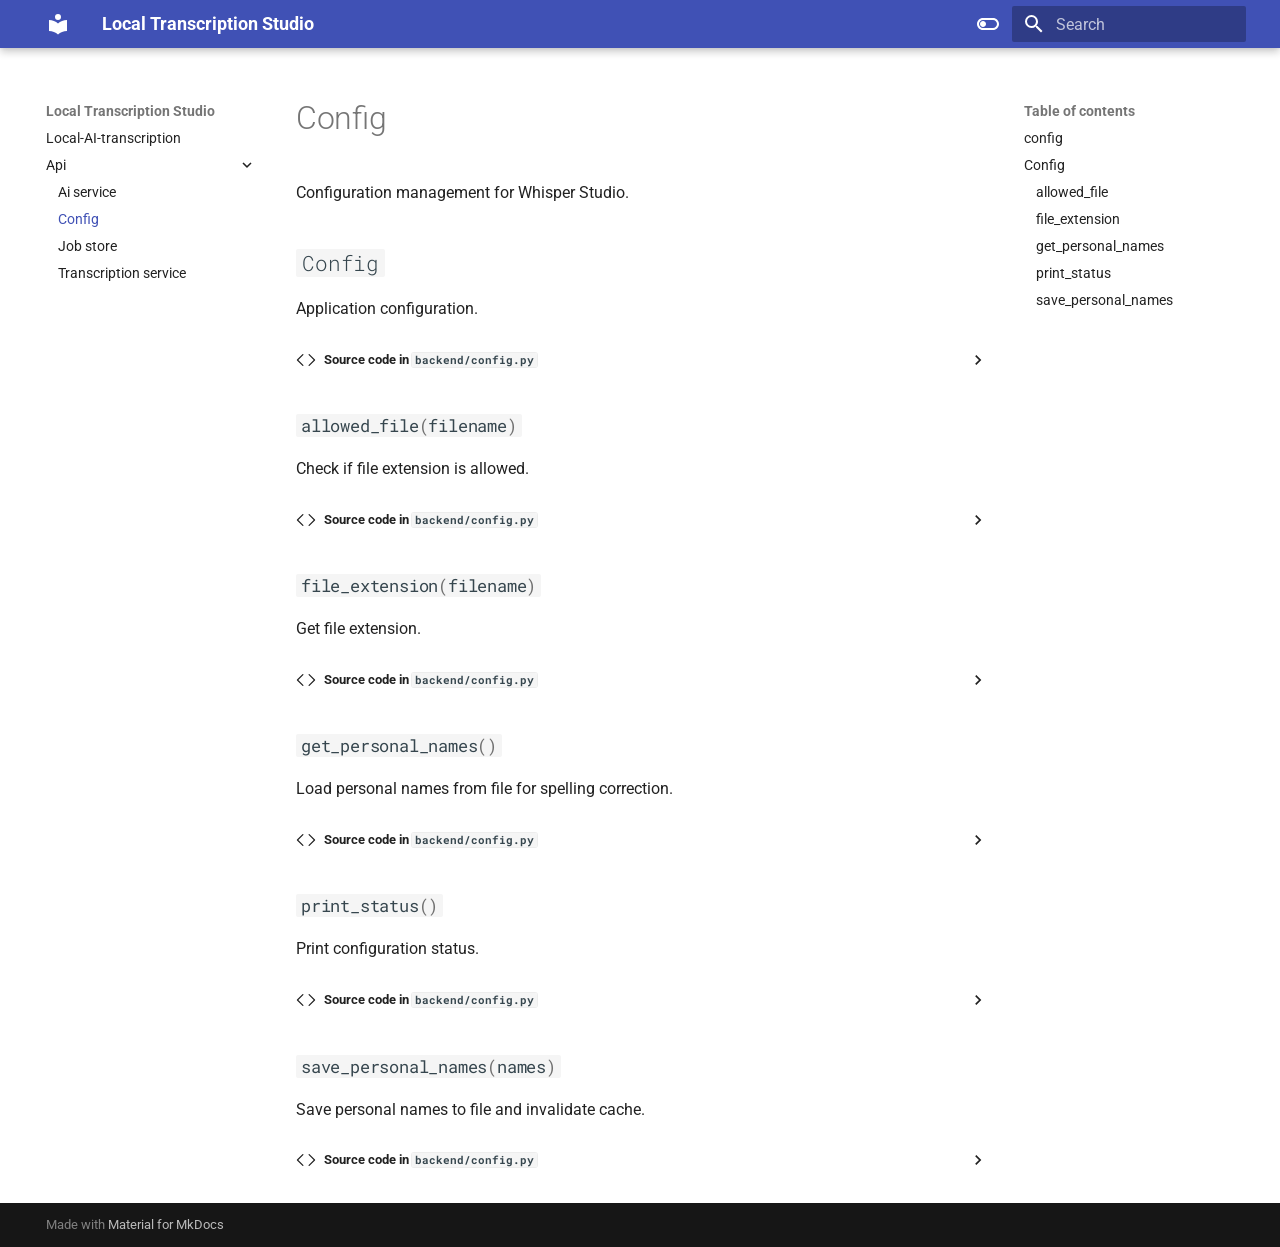
<file: api/config/index.html>
<!doctype html>
<html lang="en" class="no-js">
  <head>
    
      <meta charset="utf-8">
      <meta name="viewport" content="width=device-width,initial-scale=1">
      
      
      
      
        <link rel="prev" href="../ai_service/">
      
      
        <link rel="next" href="../job_store/">
      
      
        
      
      
      <link rel="icon" href="../../assets/images/favicon.png">
      <meta name="generator" content="mkdocs-1.6.1, mkdocs-material-9.7.6">
    
    
      
        <title>Config - Local Transcription Studio</title>
      
    
    
      <link rel="stylesheet" href="../../assets/stylesheets/main.484c7ddc.min.css">
      
        
        <link rel="stylesheet" href="../../assets/stylesheets/palette.ab4e12ef.min.css">
      
      


    
    
      
    
    
      
        
        
        <link rel="preconnect" href="https://fonts.gstatic.com" crossorigin>
        <link rel="stylesheet" href="https://fonts.googleapis.com/css?family=Roboto:300,300i,400,400i,700,700i%7CRoboto+Mono:400,400i,700,700i&display=fallback">
        <style>:root{--md-text-font:"Roboto";--md-code-font:"Roboto Mono"}</style>
      
    
    
      <link rel="stylesheet" href="../../assets/_mkdocstrings.css">
    
    <script>__md_scope=new URL("../..",location),__md_hash=e=>[...e].reduce(((e,_)=>(e<<5)-e+_.charCodeAt(0)),0),__md_get=(e,_=localStorage,t=__md_scope)=>JSON.parse(_.getItem(t.pathname+"."+e)),__md_set=(e,_,t=localStorage,a=__md_scope)=>{try{t.setItem(a.pathname+"."+e,JSON.stringify(_))}catch(e){}}</script>
    
      

    
    
  </head>
  
  
    
    
      
    
    
    
    
    <body dir="ltr" data-md-color-scheme="default" data-md-color-primary="indigo" data-md-color-accent="indigo">
  
    
    <input class="md-toggle" data-md-toggle="drawer" type="checkbox" id="__drawer" autocomplete="off">
    <input class="md-toggle" data-md-toggle="search" type="checkbox" id="__search" autocomplete="off">
    <label class="md-overlay" for="__drawer"></label>
    <div data-md-component="skip">
      
        
        <a href="#backend.config" class="md-skip">
          Skip to content
        </a>
      
    </div>
    <div data-md-component="announce">
      
    </div>
    
    
      

  

<header class="md-header md-header--shadow" data-md-component="header">
  <nav class="md-header__inner md-grid" aria-label="Header">
    <a href="../.." title="Local Transcription Studio" class="md-header__button md-logo" aria-label="Local Transcription Studio" data-md-component="logo">
      
  
  <svg xmlns="http://www.w3.org/2000/svg" viewBox="0 0 24 24"><path d="M12 8a3 3 0 0 0 3-3 3 3 0 0 0-3-3 3 3 0 0 0-3 3 3 3 0 0 0 3 3m0 3.54C9.64 9.35 6.5 8 3 8v11c3.5 0 6.64 1.35 9 3.54 2.36-2.19 5.5-3.54 9-3.54V8c-3.5 0-6.64 1.35-9 3.54"/></svg>

    </a>
    <label class="md-header__button md-icon" for="__drawer">
      
      <svg xmlns="http://www.w3.org/2000/svg" viewBox="0 0 24 24"><path d="M3 6h18v2H3zm0 5h18v2H3zm0 5h18v2H3z"/></svg>
    </label>
    <div class="md-header__title" data-md-component="header-title">
      <div class="md-header__ellipsis">
        <div class="md-header__topic">
          <span class="md-ellipsis">
            Local Transcription Studio
          </span>
        </div>
        <div class="md-header__topic" data-md-component="header-topic">
          <span class="md-ellipsis">
            
              Config
            
          </span>
        </div>
      </div>
    </div>
    
      
        <form class="md-header__option" data-md-component="palette">
  
    
    
    
    <input class="md-option" data-md-color-media="(prefers-color-scheme: light)" data-md-color-scheme="default" data-md-color-primary="indigo" data-md-color-accent="indigo"  aria-label="Switch to dark mode"  type="radio" name="__palette" id="__palette_0">
    
      <label class="md-header__button md-icon" title="Switch to dark mode" for="__palette_1" hidden>
        <svg xmlns="http://www.w3.org/2000/svg" viewBox="0 0 24 24"><path d="M17 6H7c-3.31 0-6 2.69-6 6s2.69 6 6 6h10c3.31 0 6-2.69 6-6s-2.69-6-6-6m0 10H7c-2.21 0-4-1.79-4-4s1.79-4 4-4h10c2.21 0 4 1.79 4 4s-1.79 4-4 4M7 9c-1.66 0-3 1.34-3 3s1.34 3 3 3 3-1.34 3-3-1.34-3-3-3"/></svg>
      </label>
    
  
    
    
    
    <input class="md-option" data-md-color-media="(prefers-color-scheme: dark)" data-md-color-scheme="slate" data-md-color-primary="indigo" data-md-color-accent="indigo"  aria-label="Switch to light mode"  type="radio" name="__palette" id="__palette_1">
    
      <label class="md-header__button md-icon" title="Switch to light mode" for="__palette_0" hidden>
        <svg xmlns="http://www.w3.org/2000/svg" viewBox="0 0 24 24"><path d="M17 7H7a5 5 0 0 0-5 5 5 5 0 0 0 5 5h10a5 5 0 0 0 5-5 5 5 0 0 0-5-5m0 8a3 3 0 0 1-3-3 3 3 0 0 1 3-3 3 3 0 0 1 3 3 3 3 0 0 1-3 3"/></svg>
      </label>
    
  
</form>
      
    
    
      <script>var palette=__md_get("__palette");if(palette&&palette.color){if("(prefers-color-scheme)"===palette.color.media){var media=matchMedia("(prefers-color-scheme: light)"),input=document.querySelector(media.matches?"[data-md-color-media='(prefers-color-scheme: light)']":"[data-md-color-media='(prefers-color-scheme: dark)']");palette.color.media=input.getAttribute("data-md-color-media"),palette.color.scheme=input.getAttribute("data-md-color-scheme"),palette.color.primary=input.getAttribute("data-md-color-primary"),palette.color.accent=input.getAttribute("data-md-color-accent")}for(var[key,value]of Object.entries(palette.color))document.body.setAttribute("data-md-color-"+key,value)}</script>
    
    
    
      
      
        <label class="md-header__button md-icon" for="__search">
          
          <svg xmlns="http://www.w3.org/2000/svg" viewBox="0 0 24 24"><path d="M9.5 3A6.5 6.5 0 0 1 16 9.5c0 1.61-.59 3.09-1.56 4.23l.27.27h.79l5 5-1.5 1.5-5-5v-.79l-.27-.27A6.52 6.52 0 0 1 9.5 16 6.5 6.5 0 0 1 3 9.5 6.5 6.5 0 0 1 9.5 3m0 2C7 5 5 7 5 9.5S7 14 9.5 14 14 12 14 9.5 12 5 9.5 5"/></svg>
        </label>
        <div class="md-search" data-md-component="search" role="dialog">
  <label class="md-search__overlay" for="__search"></label>
  <div class="md-search__inner" role="search">
    <form class="md-search__form" name="search">
      <input type="text" class="md-search__input" name="query" aria-label="Search" placeholder="Search" autocapitalize="off" autocorrect="off" autocomplete="off" spellcheck="false" data-md-component="search-query" required>
      <label class="md-search__icon md-icon" for="__search">
        
        <svg xmlns="http://www.w3.org/2000/svg" viewBox="0 0 24 24"><path d="M9.5 3A6.5 6.5 0 0 1 16 9.5c0 1.61-.59 3.09-1.56 4.23l.27.27h.79l5 5-1.5 1.5-5-5v-.79l-.27-.27A6.52 6.52 0 0 1 9.5 16 6.5 6.5 0 0 1 3 9.5 6.5 6.5 0 0 1 9.5 3m0 2C7 5 5 7 5 9.5S7 14 9.5 14 14 12 14 9.5 12 5 9.5 5"/></svg>
        
        <svg xmlns="http://www.w3.org/2000/svg" viewBox="0 0 24 24"><path d="M20 11v2H8l5.5 5.5-1.42 1.42L4.16 12l7.92-7.92L13.5 5.5 8 11z"/></svg>
      </label>
      <nav class="md-search__options" aria-label="Search">
        
        <button type="reset" class="md-search__icon md-icon" title="Clear" aria-label="Clear" tabindex="-1">
          
          <svg xmlns="http://www.w3.org/2000/svg" viewBox="0 0 24 24"><path d="M19 6.41 17.59 5 12 10.59 6.41 5 5 6.41 10.59 12 5 17.59 6.41 19 12 13.41 17.59 19 19 17.59 13.41 12z"/></svg>
        </button>
      </nav>
      
    </form>
    <div class="md-search__output">
      <div class="md-search__scrollwrap" tabindex="0" data-md-scrollfix>
        <div class="md-search-result" data-md-component="search-result">
          <div class="md-search-result__meta">
            Initializing search
          </div>
          <ol class="md-search-result__list" role="presentation"></ol>
        </div>
      </div>
    </div>
  </div>
</div>
      
    
    
  </nav>
  
</header>
    
    <div class="md-container" data-md-component="container">
      
      
        
          
        
      
      <main class="md-main" data-md-component="main">
        <div class="md-main__inner md-grid">
          
            
              
              <div class="md-sidebar md-sidebar--primary" data-md-component="sidebar" data-md-type="navigation" >
                <div class="md-sidebar__scrollwrap">
                  <div class="md-sidebar__inner">
                    



<nav class="md-nav md-nav--primary" aria-label="Navigation" data-md-level="0">
  <label class="md-nav__title" for="__drawer">
    <a href="../.." title="Local Transcription Studio" class="md-nav__button md-logo" aria-label="Local Transcription Studio" data-md-component="logo">
      
  
  <svg xmlns="http://www.w3.org/2000/svg" viewBox="0 0 24 24"><path d="M12 8a3 3 0 0 0 3-3 3 3 0 0 0-3-3 3 3 0 0 0-3 3 3 3 0 0 0 3 3m0 3.54C9.64 9.35 6.5 8 3 8v11c3.5 0 6.64 1.35 9 3.54 2.36-2.19 5.5-3.54 9-3.54V8c-3.5 0-6.64 1.35-9 3.54"/></svg>

    </a>
    Local Transcription Studio
  </label>
  
  <ul class="md-nav__list" data-md-scrollfix>
    
      
      
  
  
  
  
    <li class="md-nav__item">
      <a href="../.." class="md-nav__link">
        
  
  
  <span class="md-ellipsis">
    
  
    Local-AI-transcription
  

    
  </span>
  
  

      </a>
    </li>
  

    
      
      
  
  
    
  
  
  
    
    
    
    
    
    <li class="md-nav__item md-nav__item--active md-nav__item--nested">
      
        
        
        <input class="md-nav__toggle md-toggle " type="checkbox" id="__nav_2" checked>
        
          
          <label class="md-nav__link" for="__nav_2" id="__nav_2_label" tabindex="0">
            
  
  
  <span class="md-ellipsis">
    
  
    Api
  

    
  </span>
  
  

            <span class="md-nav__icon md-icon"></span>
          </label>
        
        <nav class="md-nav" data-md-level="1" aria-labelledby="__nav_2_label" aria-expanded="true">
          <label class="md-nav__title" for="__nav_2">
            <span class="md-nav__icon md-icon"></span>
            
  
    Api
  

          </label>
          <ul class="md-nav__list" data-md-scrollfix>
            
              
                
  
  
  
  
    <li class="md-nav__item">
      <a href="../ai_service/" class="md-nav__link">
        
  
  
  <span class="md-ellipsis">
    
  
    Ai service
  

    
  </span>
  
  

      </a>
    </li>
  

              
            
              
                
  
  
    
  
  
  
    <li class="md-nav__item md-nav__item--active">
      
      <input class="md-nav__toggle md-toggle" type="checkbox" id="__toc">
      
      
      
        <label class="md-nav__link md-nav__link--active" for="__toc">
          
  
  
  <span class="md-ellipsis">
    
  
    Config
  

    
  </span>
  
  

          <span class="md-nav__icon md-icon"></span>
        </label>
      
      <a href="./" class="md-nav__link md-nav__link--active">
        
  
  
  <span class="md-ellipsis">
    
  
    Config
  

    
  </span>
  
  

      </a>
      
        

<nav class="md-nav md-nav--secondary" aria-label="Table of contents">
  
  
  
  
    <label class="md-nav__title" for="__toc">
      <span class="md-nav__icon md-icon"></span>
      Table of contents
    </label>
    <ul class="md-nav__list" data-md-component="toc" data-md-scrollfix>
      
        <li class="md-nav__item">
  <a href="#backend.config" class="md-nav__link">
    <span class="md-ellipsis">
      
        config
      
    </span>
  </a>
  
</li>
      
        <li class="md-nav__item">
  <a href="#backend.config.Config" class="md-nav__link">
    <span class="md-ellipsis">
      
        Config
      
    </span>
  </a>
  
    <nav class="md-nav" aria-label="Config">
      <ul class="md-nav__list">
        
          <li class="md-nav__item">
  <a href="#backend.config.Config.allowed_file" class="md-nav__link">
    <span class="md-ellipsis">
      
        allowed_file
      
    </span>
  </a>
  
</li>
        
          <li class="md-nav__item">
  <a href="#backend.config.Config.file_extension" class="md-nav__link">
    <span class="md-ellipsis">
      
        file_extension
      
    </span>
  </a>
  
</li>
        
          <li class="md-nav__item">
  <a href="#backend.config.Config.get_personal_names" class="md-nav__link">
    <span class="md-ellipsis">
      
        get_personal_names
      
    </span>
  </a>
  
</li>
        
          <li class="md-nav__item">
  <a href="#backend.config.Config.print_status" class="md-nav__link">
    <span class="md-ellipsis">
      
        print_status
      
    </span>
  </a>
  
</li>
        
          <li class="md-nav__item">
  <a href="#backend.config.Config.save_personal_names" class="md-nav__link">
    <span class="md-ellipsis">
      
        save_personal_names
      
    </span>
  </a>
  
</li>
        
      </ul>
    </nav>
  
</li>
      
    </ul>
  
</nav>
      
    </li>
  

              
            
              
                
  
  
  
  
    <li class="md-nav__item">
      <a href="../job_store/" class="md-nav__link">
        
  
  
  <span class="md-ellipsis">
    
  
    Job store
  

    
  </span>
  
  

      </a>
    </li>
  

              
            
              
                
  
  
  
  
    <li class="md-nav__item">
      <a href="../transcription_service/" class="md-nav__link">
        
  
  
  <span class="md-ellipsis">
    
  
    Transcription service
  

    
  </span>
  
  

      </a>
    </li>
  

              
            
          </ul>
        </nav>
      
    </li>
  

    
  </ul>
</nav>
                  </div>
                </div>
              </div>
            
            
              
              <div class="md-sidebar md-sidebar--secondary" data-md-component="sidebar" data-md-type="toc" >
                <div class="md-sidebar__scrollwrap">
                  <div class="md-sidebar__inner">
                    

<nav class="md-nav md-nav--secondary" aria-label="Table of contents">
  
  
  
  
    <label class="md-nav__title" for="__toc">
      <span class="md-nav__icon md-icon"></span>
      Table of contents
    </label>
    <ul class="md-nav__list" data-md-component="toc" data-md-scrollfix>
      
        <li class="md-nav__item">
  <a href="#backend.config" class="md-nav__link">
    <span class="md-ellipsis">
      
        config
      
    </span>
  </a>
  
</li>
      
        <li class="md-nav__item">
  <a href="#backend.config.Config" class="md-nav__link">
    <span class="md-ellipsis">
      
        Config
      
    </span>
  </a>
  
    <nav class="md-nav" aria-label="Config">
      <ul class="md-nav__list">
        
          <li class="md-nav__item">
  <a href="#backend.config.Config.allowed_file" class="md-nav__link">
    <span class="md-ellipsis">
      
        allowed_file
      
    </span>
  </a>
  
</li>
        
          <li class="md-nav__item">
  <a href="#backend.config.Config.file_extension" class="md-nav__link">
    <span class="md-ellipsis">
      
        file_extension
      
    </span>
  </a>
  
</li>
        
          <li class="md-nav__item">
  <a href="#backend.config.Config.get_personal_names" class="md-nav__link">
    <span class="md-ellipsis">
      
        get_personal_names
      
    </span>
  </a>
  
</li>
        
          <li class="md-nav__item">
  <a href="#backend.config.Config.print_status" class="md-nav__link">
    <span class="md-ellipsis">
      
        print_status
      
    </span>
  </a>
  
</li>
        
          <li class="md-nav__item">
  <a href="#backend.config.Config.save_personal_names" class="md-nav__link">
    <span class="md-ellipsis">
      
        save_personal_names
      
    </span>
  </a>
  
</li>
        
      </ul>
    </nav>
  
</li>
      
    </ul>
  
</nav>
                  </div>
                </div>
              </div>
            
          
          
            <div class="md-content" data-md-component="content">
              
              <article class="md-content__inner md-typeset">
                
                  



  <h1>Config</h1>

<div class="doc doc-object doc-module">



<a id="backend.config"></a>
    <div class="doc doc-contents first">

        <p>Configuration management for Whisper Studio.</p>










<div class="doc doc-children">









<div class="doc doc-object doc-class">



<h2 id="backend.config.Config" class="doc doc-heading">
            <code>Config</code>


<a href="#backend.config.Config" class="headerlink" title="Permanent link">&para;</a></h2>


    <div class="doc doc-contents ">



        <p>Application configuration.</p>








              <details class="mkdocstrings-source">
                <summary>Source code in <code>backend/config.py</code></summary>
                <div class="highlight"><table class="highlighttable"><tr><td class="linenos"><div class="linenodiv"><pre><span></span><span class="normal">  8</span>
<span class="normal">  9</span>
<span class="normal"> 10</span>
<span class="normal"> 11</span>
<span class="normal"> 12</span>
<span class="normal"> 13</span>
<span class="normal"> 14</span>
<span class="normal"> 15</span>
<span class="normal"> 16</span>
<span class="normal"> 17</span>
<span class="normal"> 18</span>
<span class="normal"> 19</span>
<span class="normal"> 20</span>
<span class="normal"> 21</span>
<span class="normal"> 22</span>
<span class="normal"> 23</span>
<span class="normal"> 24</span>
<span class="normal"> 25</span>
<span class="normal"> 26</span>
<span class="normal"> 27</span>
<span class="normal"> 28</span>
<span class="normal"> 29</span>
<span class="normal"> 30</span>
<span class="normal"> 31</span>
<span class="normal"> 32</span>
<span class="normal"> 33</span>
<span class="normal"> 34</span>
<span class="normal"> 35</span>
<span class="normal"> 36</span>
<span class="normal"> 37</span>
<span class="normal"> 38</span>
<span class="normal"> 39</span>
<span class="normal"> 40</span>
<span class="normal"> 41</span>
<span class="normal"> 42</span>
<span class="normal"> 43</span>
<span class="normal"> 44</span>
<span class="normal"> 45</span>
<span class="normal"> 46</span>
<span class="normal"> 47</span>
<span class="normal"> 48</span>
<span class="normal"> 49</span>
<span class="normal"> 50</span>
<span class="normal"> 51</span>
<span class="normal"> 52</span>
<span class="normal"> 53</span>
<span class="normal"> 54</span>
<span class="normal"> 55</span>
<span class="normal"> 56</span>
<span class="normal"> 57</span>
<span class="normal"> 58</span>
<span class="normal"> 59</span>
<span class="normal"> 60</span>
<span class="normal"> 61</span>
<span class="normal"> 62</span>
<span class="normal"> 63</span>
<span class="normal"> 64</span>
<span class="normal"> 65</span>
<span class="normal"> 66</span>
<span class="normal"> 67</span>
<span class="normal"> 68</span>
<span class="normal"> 69</span>
<span class="normal"> 70</span>
<span class="normal"> 71</span>
<span class="normal"> 72</span>
<span class="normal"> 73</span>
<span class="normal"> 74</span>
<span class="normal"> 75</span>
<span class="normal"> 76</span>
<span class="normal"> 77</span>
<span class="normal"> 78</span>
<span class="normal"> 79</span>
<span class="normal"> 80</span>
<span class="normal"> 81</span>
<span class="normal"> 82</span>
<span class="normal"> 83</span>
<span class="normal"> 84</span>
<span class="normal"> 85</span>
<span class="normal"> 86</span>
<span class="normal"> 87</span>
<span class="normal"> 88</span>
<span class="normal"> 89</span>
<span class="normal"> 90</span>
<span class="normal"> 91</span>
<span class="normal"> 92</span>
<span class="normal"> 93</span>
<span class="normal"> 94</span>
<span class="normal"> 95</span>
<span class="normal"> 96</span>
<span class="normal"> 97</span>
<span class="normal"> 98</span>
<span class="normal"> 99</span>
<span class="normal">100</span>
<span class="normal">101</span>
<span class="normal">102</span>
<span class="normal">103</span>
<span class="normal">104</span>
<span class="normal">105</span>
<span class="normal">106</span>
<span class="normal">107</span>
<span class="normal">108</span>
<span class="normal">109</span>
<span class="normal">110</span>
<span class="normal">111</span>
<span class="normal">112</span>
<span class="normal">113</span>
<span class="normal">114</span>
<span class="normal">115</span>
<span class="normal">116</span>
<span class="normal">117</span>
<span class="normal">118</span>
<span class="normal">119</span>
<span class="normal">120</span>
<span class="normal">121</span>
<span class="normal">122</span>
<span class="normal">123</span>
<span class="normal">124</span>
<span class="normal">125</span>
<span class="normal">126</span>
<span class="normal">127</span>
<span class="normal">128</span>
<span class="normal">129</span>
<span class="normal">130</span>
<span class="normal">131</span>
<span class="normal">132</span>
<span class="normal">133</span>
<span class="normal">134</span>
<span class="normal">135</span>
<span class="normal">136</span>
<span class="normal">137</span>
<span class="normal">138</span>
<span class="normal">139</span>
<span class="normal">140</span>
<span class="normal">141</span>
<span class="normal">142</span>
<span class="normal">143</span>
<span class="normal">144</span>
<span class="normal">145</span>
<span class="normal">146</span>
<span class="normal">147</span>
<span class="normal">148</span>
<span class="normal">149</span>
<span class="normal">150</span>
<span class="normal">151</span>
<span class="normal">152</span>
<span class="normal">153</span>
<span class="normal">154</span>
<span class="normal">155</span></pre></div></td><td class="code"><div><pre><span></span><code><span class="k">class</span><span class="w"> </span><span class="nc">Config</span><span class="p">:</span>
<span class="w">    </span><span class="sd">&quot;&quot;&quot;Application configuration.&quot;&quot;&quot;</span>

    <span class="k">def</span><span class="w"> </span><span class="fm">__init__</span><span class="p">(</span><span class="bp">self</span><span class="p">):</span>
        <span class="c1"># Backend folder is inside project root, so go up one level</span>
        <span class="bp">self</span><span class="o">.</span><span class="n">BASE_DIR</span> <span class="o">=</span> <span class="n">Path</span><span class="p">(</span><span class="vm">__file__</span><span class="p">)</span><span class="o">.</span><span class="n">parent</span><span class="o">.</span><span class="n">parent</span>
        <span class="bp">self</span><span class="o">.</span><span class="n">VENDOR_DIR</span> <span class="o">=</span> <span class="bp">self</span><span class="o">.</span><span class="n">BASE_DIR</span> <span class="o">/</span> <span class="s2">&quot;vendor&quot;</span> <span class="o">/</span> <span class="s2">&quot;whisper.cpp&quot;</span>
        <span class="bp">self</span><span class="o">.</span><span class="n">UPLOAD_DIR</span> <span class="o">=</span> <span class="bp">self</span><span class="o">.</span><span class="n">BASE_DIR</span> <span class="o">/</span> <span class="s2">&quot;uploads&quot;</span>
        <span class="bp">self</span><span class="o">.</span><span class="n">OUTPUT_DIR</span> <span class="o">=</span> <span class="bp">self</span><span class="o">.</span><span class="n">BASE_DIR</span> <span class="o">/</span> <span class="s2">&quot;outputs&quot;</span>
        <span class="bp">self</span><span class="o">.</span><span class="n">STORE_DIR</span> <span class="o">=</span> <span class="bp">self</span><span class="o">.</span><span class="n">BASE_DIR</span> <span class="o">/</span> <span class="s2">&quot;store&quot;</span>
        <span class="bp">self</span><span class="o">.</span><span class="n">RECORDINGS_DIR</span> <span class="o">=</span> <span class="bp">self</span><span class="o">.</span><span class="n">BASE_DIR</span> <span class="o">/</span> <span class="s2">&quot;recordings&quot;</span>
        <span class="bp">self</span><span class="o">.</span><span class="n">JOBS_FILE</span> <span class="o">=</span> <span class="bp">self</span><span class="o">.</span><span class="n">STORE_DIR</span> <span class="o">/</span> <span class="s2">&quot;jobs.json&quot;</span>

        <span class="c1"># Create directories</span>
        <span class="k">for</span> <span class="n">dir_path</span> <span class="ow">in</span> <span class="p">[</span>
            <span class="bp">self</span><span class="o">.</span><span class="n">UPLOAD_DIR</span><span class="p">,</span>
            <span class="bp">self</span><span class="o">.</span><span class="n">OUTPUT_DIR</span><span class="p">,</span>
            <span class="bp">self</span><span class="o">.</span><span class="n">STORE_DIR</span><span class="p">,</span>
            <span class="bp">self</span><span class="o">.</span><span class="n">RECORDINGS_DIR</span><span class="p">,</span>
        <span class="p">]:</span>
            <span class="n">dir_path</span><span class="o">.</span><span class="n">mkdir</span><span class="p">(</span><span class="n">exist_ok</span><span class="o">=</span><span class="kc">True</span><span class="p">)</span>

        <span class="c1"># Max upload size: 500 MB</span>
        <span class="bp">self</span><span class="o">.</span><span class="n">MAX_CONTENT_LENGTH</span> <span class="o">=</span> <span class="mi">500</span> <span class="o">*</span> <span class="mi">1024</span> <span class="o">*</span> <span class="mi">1024</span>

        <span class="c1"># Job TTL (days) - 0 means keep forever</span>
        <span class="bp">self</span><span class="o">.</span><span class="n">JOB_TTL_DAYS</span> <span class="o">=</span> <span class="nb">int</span><span class="p">(</span><span class="n">os</span><span class="o">.</span><span class="n">environ</span><span class="o">.</span><span class="n">get</span><span class="p">(</span><span class="s2">&quot;JOB_TTL_DAYS&quot;</span><span class="p">,</span> <span class="s2">&quot;30&quot;</span><span class="p">))</span>

        <span class="c1"># Platform detection</span>
        <span class="bp">self</span><span class="o">.</span><span class="n">IS_MACOS</span> <span class="o">=</span> <span class="n">platform</span><span class="o">.</span><span class="n">system</span><span class="p">()</span> <span class="o">==</span> <span class="s2">&quot;Darwin&quot;</span>

        <span class="c1"># Whisper binary and model</span>
        <span class="bp">self</span><span class="o">.</span><span class="n">WHISPER_BIN</span> <span class="o">=</span> <span class="bp">self</span><span class="o">.</span><span class="n">_find_whisper_bin</span><span class="p">()</span>
        <span class="bp">self</span><span class="o">.</span><span class="n">WHISPER_MODEL</span> <span class="o">=</span> <span class="bp">self</span><span class="o">.</span><span class="n">_find_model</span><span class="p">()</span>

        <span class="c1"># AI configuration</span>
        <span class="bp">self</span><span class="o">.</span><span class="n">AI_BASE_URL</span> <span class="o">=</span> <span class="n">os</span><span class="o">.</span><span class="n">environ</span><span class="o">.</span><span class="n">get</span><span class="p">(</span><span class="s2">&quot;AI_BASE_URL&quot;</span><span class="p">,</span> <span class="s2">&quot;&quot;</span><span class="p">)</span>
        <span class="bp">self</span><span class="o">.</span><span class="n">AI_API_KEY</span> <span class="o">=</span> <span class="n">os</span><span class="o">.</span><span class="n">environ</span><span class="o">.</span><span class="n">get</span><span class="p">(</span><span class="s2">&quot;AI_API_KEY&quot;</span><span class="p">,</span> <span class="s2">&quot;ollama&quot;</span><span class="p">)</span>
        <span class="bp">self</span><span class="o">.</span><span class="n">AI_MODEL</span> <span class="o">=</span> <span class="n">os</span><span class="o">.</span><span class="n">environ</span><span class="o">.</span><span class="n">get</span><span class="p">(</span><span class="s2">&quot;AI_MODEL&quot;</span><span class="p">,</span> <span class="s2">&quot;mistral&quot;</span><span class="p">)</span>

        <span class="c1"># Personal names for spelling correction (loaded from file)</span>
        <span class="bp">self</span><span class="o">.</span><span class="n">PERSONAL_NAMES_FILE</span> <span class="o">=</span> <span class="bp">self</span><span class="o">.</span><span class="n">BASE_DIR</span> <span class="o">/</span> <span class="s2">&quot;personal_names.txt&quot;</span>
        <span class="bp">self</span><span class="o">.</span><span class="n">_personal_names</span> <span class="o">=</span> <span class="kc">None</span>

        <span class="c1"># Allowed file extensions</span>
        <span class="bp">self</span><span class="o">.</span><span class="n">ALLOWED_EXTENSIONS</span> <span class="o">=</span> <span class="p">{</span>
            <span class="s2">&quot;mp3&quot;</span><span class="p">,</span>
            <span class="s2">&quot;wav&quot;</span><span class="p">,</span>
            <span class="s2">&quot;ogg&quot;</span><span class="p">,</span>
            <span class="s2">&quot;flac&quot;</span><span class="p">,</span>
            <span class="s2">&quot;m4a&quot;</span><span class="p">,</span>
            <span class="s2">&quot;aac&quot;</span><span class="p">,</span>
            <span class="s2">&quot;opus&quot;</span><span class="p">,</span>
            <span class="s2">&quot;webm&quot;</span><span class="p">,</span>
            <span class="s2">&quot;caf&quot;</span><span class="p">,</span>
            <span class="s2">&quot;mp4&quot;</span><span class="p">,</span>
            <span class="s2">&quot;mkv&quot;</span><span class="p">,</span>
            <span class="s2">&quot;mov&quot;</span><span class="p">,</span>
            <span class="s2">&quot;avi&quot;</span><span class="p">,</span>
            <span class="s2">&quot;ts&quot;</span><span class="p">,</span>
            <span class="s2">&quot;wmv&quot;</span><span class="p">,</span>
            <span class="s2">&quot;m4v&quot;</span><span class="p">,</span>
        <span class="p">}</span>

    <span class="k">def</span><span class="w"> </span><span class="nf">_find_whisper_bin</span><span class="p">(</span><span class="bp">self</span><span class="p">)</span> <span class="o">-&gt;</span> <span class="nb">str</span><span class="p">:</span>
<span class="w">        </span><span class="sd">&quot;&quot;&quot;Locate whisper-cli binary.&quot;&quot;&quot;</span>
        <span class="n">candidates</span> <span class="o">=</span> <span class="p">[</span>
            <span class="n">os</span><span class="o">.</span><span class="n">environ</span><span class="o">.</span><span class="n">get</span><span class="p">(</span><span class="s2">&quot;WHISPER_BIN&quot;</span><span class="p">,</span> <span class="s2">&quot;&quot;</span><span class="p">),</span>
            <span class="nb">str</span><span class="p">(</span><span class="bp">self</span><span class="o">.</span><span class="n">VENDOR_DIR</span> <span class="o">/</span> <span class="s2">&quot;build&quot;</span> <span class="o">/</span> <span class="s2">&quot;bin&quot;</span> <span class="o">/</span> <span class="s2">&quot;whisper-cli&quot;</span><span class="p">),</span>
            <span class="nb">str</span><span class="p">(</span><span class="bp">self</span><span class="o">.</span><span class="n">VENDOR_DIR</span> <span class="o">/</span> <span class="s2">&quot;build&quot;</span> <span class="o">/</span> <span class="s2">&quot;bin&quot;</span> <span class="o">/</span> <span class="s2">&quot;main&quot;</span><span class="p">),</span>
            <span class="nb">str</span><span class="p">(</span><span class="bp">self</span><span class="o">.</span><span class="n">VENDOR_DIR</span> <span class="o">/</span> <span class="s2">&quot;main&quot;</span><span class="p">),</span>
        <span class="p">]</span>
        <span class="k">for</span> <span class="n">c</span> <span class="ow">in</span> <span class="n">candidates</span><span class="p">:</span>
            <span class="k">if</span> <span class="n">c</span> <span class="ow">and</span> <span class="n">Path</span><span class="p">(</span><span class="n">c</span><span class="p">)</span><span class="o">.</span><span class="n">is_file</span><span class="p">()</span> <span class="ow">and</span> <span class="n">os</span><span class="o">.</span><span class="n">access</span><span class="p">(</span><span class="n">c</span><span class="p">,</span> <span class="n">os</span><span class="o">.</span><span class="n">X_OK</span><span class="p">):</span>
                <span class="k">return</span> <span class="n">c</span>
        <span class="k">return</span> <span class="s2">&quot;&quot;</span>

    <span class="k">def</span><span class="w"> </span><span class="nf">_find_model</span><span class="p">(</span><span class="bp">self</span><span class="p">)</span> <span class="o">-&gt;</span> <span class="nb">str</span><span class="p">:</span>
<span class="w">        </span><span class="sd">&quot;&quot;&quot;Locate Whisper model file.&quot;&quot;&quot;</span>
        <span class="k">if</span> <span class="n">os</span><span class="o">.</span><span class="n">environ</span><span class="o">.</span><span class="n">get</span><span class="p">(</span><span class="s2">&quot;WHISPER_MODEL&quot;</span><span class="p">):</span>
            <span class="k">return</span> <span class="n">os</span><span class="o">.</span><span class="n">environ</span><span class="p">[</span><span class="s2">&quot;WHISPER_MODEL&quot;</span><span class="p">]</span>

        <span class="n">model_names</span> <span class="o">=</span> <span class="p">[</span>
            <span class="s2">&quot;ggml-base.en.bin&quot;</span><span class="p">,</span>
            <span class="s2">&quot;ggml-base.bin&quot;</span><span class="p">,</span>
            <span class="s2">&quot;ggml-small.en.bin&quot;</span><span class="p">,</span>
            <span class="s2">&quot;ggml-small.bin&quot;</span><span class="p">,</span>
            <span class="s2">&quot;ggml-medium.en.bin&quot;</span><span class="p">,</span>
            <span class="s2">&quot;ggml-large-v3.bin&quot;</span><span class="p">,</span>
        <span class="p">]</span>

        <span class="k">for</span> <span class="n">name</span> <span class="ow">in</span> <span class="n">model_names</span><span class="p">:</span>
            <span class="n">p</span> <span class="o">=</span> <span class="bp">self</span><span class="o">.</span><span class="n">VENDOR_DIR</span> <span class="o">/</span> <span class="s2">&quot;models&quot;</span> <span class="o">/</span> <span class="n">name</span>
            <span class="k">if</span> <span class="n">p</span><span class="o">.</span><span class="n">exists</span><span class="p">():</span>
                <span class="k">return</span> <span class="nb">str</span><span class="p">(</span><span class="n">p</span><span class="p">)</span>
        <span class="k">return</span> <span class="s2">&quot;&quot;</span>

    <span class="k">def</span><span class="w"> </span><span class="nf">allowed_file</span><span class="p">(</span><span class="bp">self</span><span class="p">,</span> <span class="n">filename</span><span class="p">:</span> <span class="nb">str</span><span class="p">)</span> <span class="o">-&gt;</span> <span class="nb">bool</span><span class="p">:</span>
<span class="w">        </span><span class="sd">&quot;&quot;&quot;Check if file extension is allowed.&quot;&quot;&quot;</span>
        <span class="n">ext</span> <span class="o">=</span> <span class="n">filename</span><span class="o">.</span><span class="n">rsplit</span><span class="p">(</span><span class="s2">&quot;.&quot;</span><span class="p">,</span> <span class="mi">1</span><span class="p">)[</span><span class="o">-</span><span class="mi">1</span><span class="p">]</span><span class="o">.</span><span class="n">lower</span><span class="p">()</span> <span class="k">if</span> <span class="s2">&quot;.&quot;</span> <span class="ow">in</span> <span class="n">filename</span> <span class="k">else</span> <span class="s2">&quot;&quot;</span>
        <span class="k">return</span> <span class="n">ext</span> <span class="ow">in</span> <span class="bp">self</span><span class="o">.</span><span class="n">ALLOWED_EXTENSIONS</span>

    <span class="k">def</span><span class="w"> </span><span class="nf">file_extension</span><span class="p">(</span><span class="bp">self</span><span class="p">,</span> <span class="n">filename</span><span class="p">:</span> <span class="nb">str</span><span class="p">)</span> <span class="o">-&gt;</span> <span class="nb">str</span><span class="p">:</span>
<span class="w">        </span><span class="sd">&quot;&quot;&quot;Get file extension.&quot;&quot;&quot;</span>
        <span class="k">return</span> <span class="n">filename</span><span class="o">.</span><span class="n">rsplit</span><span class="p">(</span><span class="s2">&quot;.&quot;</span><span class="p">,</span> <span class="mi">1</span><span class="p">)[</span><span class="o">-</span><span class="mi">1</span><span class="p">]</span><span class="o">.</span><span class="n">lower</span><span class="p">()</span> <span class="k">if</span> <span class="s2">&quot;.&quot;</span> <span class="ow">in</span> <span class="n">filename</span> <span class="k">else</span> <span class="s2">&quot;&quot;</span>

    <span class="k">def</span><span class="w"> </span><span class="nf">print_status</span><span class="p">(</span><span class="bp">self</span><span class="p">):</span>
<span class="w">        </span><span class="sd">&quot;&quot;&quot;Print configuration status.&quot;&quot;&quot;</span>
        <span class="nb">print</span><span class="p">(</span><span class="sa">f</span><span class="s2">&quot;  Binary : </span><span class="si">{</span><span class="bp">self</span><span class="o">.</span><span class="n">WHISPER_BIN</span><span class="w"> </span><span class="ow">or</span><span class="w"> </span><span class="s1">&#39;⚠ not found — run ./setup.sh&#39;</span><span class="si">}</span><span class="s2">&quot;</span><span class="p">)</span>
        <span class="nb">print</span><span class="p">(</span><span class="sa">f</span><span class="s2">&quot;  Model  : </span><span class="si">{</span><span class="bp">self</span><span class="o">.</span><span class="n">WHISPER_MODEL</span><span class="w"> </span><span class="ow">or</span><span class="w"> </span><span class="s1">&#39;⚠ not found — run ./setup.sh&#39;</span><span class="si">}</span><span class="s2">&quot;</span><span class="p">)</span>
        <span class="nb">print</span><span class="p">(</span><span class="sa">f</span><span class="s2">&quot;  AI     : </span><span class="si">{</span><span class="bp">self</span><span class="o">.</span><span class="n">AI_BASE_URL</span><span class="w"> </span><span class="ow">or</span><span class="w"> </span><span class="s1">&#39;disabled (set AI_BASE_URL in .env)&#39;</span><span class="si">}</span><span class="s2">&quot;</span><span class="p">)</span>
        <span class="nb">print</span><span class="p">()</span>

    <span class="k">def</span><span class="w"> </span><span class="nf">get_personal_names</span><span class="p">(</span><span class="bp">self</span><span class="p">)</span> <span class="o">-&gt;</span> <span class="nb">list</span><span class="p">:</span>
<span class="w">        </span><span class="sd">&quot;&quot;&quot;Load personal names from file for spelling correction.&quot;&quot;&quot;</span>
        <span class="k">if</span> <span class="bp">self</span><span class="o">.</span><span class="n">_personal_names</span> <span class="ow">is</span> <span class="ow">not</span> <span class="kc">None</span><span class="p">:</span>
            <span class="k">return</span> <span class="bp">self</span><span class="o">.</span><span class="n">_personal_names</span>

        <span class="n">names</span> <span class="o">=</span> <span class="p">[]</span>
        <span class="k">if</span> <span class="bp">self</span><span class="o">.</span><span class="n">PERSONAL_NAMES_FILE</span><span class="o">.</span><span class="n">exists</span><span class="p">():</span>
            <span class="k">try</span><span class="p">:</span>
                <span class="k">with</span> <span class="nb">open</span><span class="p">(</span><span class="bp">self</span><span class="o">.</span><span class="n">PERSONAL_NAMES_FILE</span><span class="p">,</span> <span class="s2">&quot;r&quot;</span><span class="p">)</span> <span class="k">as</span> <span class="n">f</span><span class="p">:</span>
                    <span class="k">for</span> <span class="n">line</span> <span class="ow">in</span> <span class="n">f</span><span class="p">:</span>
                        <span class="n">name</span> <span class="o">=</span> <span class="n">line</span><span class="o">.</span><span class="n">strip</span><span class="p">()</span>
                        <span class="k">if</span> <span class="n">name</span> <span class="ow">and</span> <span class="ow">not</span> <span class="n">name</span><span class="o">.</span><span class="n">startswith</span><span class="p">(</span><span class="s2">&quot;#&quot;</span><span class="p">):</span>
                            <span class="n">names</span><span class="o">.</span><span class="n">append</span><span class="p">(</span><span class="n">name</span><span class="p">)</span>
            <span class="k">except</span> <span class="ne">Exception</span> <span class="k">as</span> <span class="n">e</span><span class="p">:</span>
                <span class="nb">print</span><span class="p">(</span><span class="sa">f</span><span class="s2">&quot;Warning: Could not load personal names: </span><span class="si">{</span><span class="n">e</span><span class="si">}</span><span class="s2">&quot;</span><span class="p">)</span>

        <span class="bp">self</span><span class="o">.</span><span class="n">_personal_names</span> <span class="o">=</span> <span class="n">names</span>
        <span class="k">return</span> <span class="n">names</span>

    <span class="k">def</span><span class="w"> </span><span class="nf">save_personal_names</span><span class="p">(</span><span class="bp">self</span><span class="p">,</span> <span class="n">names</span><span class="p">:</span> <span class="nb">list</span><span class="p">)</span> <span class="o">-&gt;</span> <span class="nb">bool</span><span class="p">:</span>
<span class="w">        </span><span class="sd">&quot;&quot;&quot;Save personal names to file and invalidate cache.&quot;&quot;&quot;</span>
        <span class="k">try</span><span class="p">:</span>
            <span class="k">with</span> <span class="nb">open</span><span class="p">(</span><span class="bp">self</span><span class="o">.</span><span class="n">PERSONAL_NAMES_FILE</span><span class="p">,</span> <span class="s2">&quot;w&quot;</span><span class="p">)</span> <span class="k">as</span> <span class="n">f</span><span class="p">:</span>
                <span class="n">f</span><span class="o">.</span><span class="n">write</span><span class="p">(</span><span class="s2">&quot;# Personal names for spelling correction</span><span class="se">\n</span><span class="s2">&quot;</span><span class="p">)</span>
                <span class="n">f</span><span class="o">.</span><span class="n">write</span><span class="p">(</span><span class="s2">&quot;# One name per line</span><span class="se">\n</span><span class="s2">&quot;</span><span class="p">)</span>
                <span class="k">for</span> <span class="n">name</span> <span class="ow">in</span> <span class="n">names</span><span class="p">:</span>
                    <span class="n">f</span><span class="o">.</span><span class="n">write</span><span class="p">(</span><span class="sa">f</span><span class="s2">&quot;</span><span class="si">{</span><span class="n">name</span><span class="si">}</span><span class="se">\n</span><span class="s2">&quot;</span><span class="p">)</span>
            <span class="bp">self</span><span class="o">.</span><span class="n">_personal_names</span> <span class="o">=</span> <span class="n">names</span>  <span class="c1"># Update cache with new value</span>
            <span class="k">return</span> <span class="kc">True</span>
        <span class="k">except</span> <span class="ne">Exception</span> <span class="k">as</span> <span class="n">e</span><span class="p">:</span>
            <span class="nb">print</span><span class="p">(</span><span class="sa">f</span><span class="s2">&quot;Error saving personal names: </span><span class="si">{</span><span class="n">e</span><span class="si">}</span><span class="s2">&quot;</span><span class="p">)</span>
            <span class="bp">self</span><span class="o">.</span><span class="n">_personal_names</span> <span class="o">=</span> <span class="p">(</span>
                <span class="kc">None</span>  <span class="c1"># Invalidate cache on error so next read retries from disk</span>
            <span class="p">)</span>
            <span class="k">return</span> <span class="kc">False</span>
</code></pre></div></td></tr></table></div>
              </details>



<div class="doc doc-children">










<div class="doc doc-object doc-function">


<h3 id="backend.config.Config.allowed_file" class="doc doc-heading">
            <code class="highlight language-python"><span class="n">allowed_file</span><span class="p">(</span><span class="n">filename</span><span class="p">)</span></code>

<a href="#backend.config.Config.allowed_file" class="headerlink" title="Permanent link">&para;</a></h3>


    <div class="doc doc-contents ">

        <p>Check if file extension is allowed.</p>


            <details class="mkdocstrings-source">
              <summary>Source code in <code>backend/config.py</code></summary>
              <div class="highlight"><table class="highlighttable"><tr><td class="linenos"><div class="linenodiv"><pre><span></span><span class="normal">105</span>
<span class="normal">106</span>
<span class="normal">107</span>
<span class="normal">108</span></pre></div></td><td class="code"><div><pre><span></span><code><span class="k">def</span><span class="w"> </span><span class="nf">allowed_file</span><span class="p">(</span><span class="bp">self</span><span class="p">,</span> <span class="n">filename</span><span class="p">:</span> <span class="nb">str</span><span class="p">)</span> <span class="o">-&gt;</span> <span class="nb">bool</span><span class="p">:</span>
<span class="w">    </span><span class="sd">&quot;&quot;&quot;Check if file extension is allowed.&quot;&quot;&quot;</span>
    <span class="n">ext</span> <span class="o">=</span> <span class="n">filename</span><span class="o">.</span><span class="n">rsplit</span><span class="p">(</span><span class="s2">&quot;.&quot;</span><span class="p">,</span> <span class="mi">1</span><span class="p">)[</span><span class="o">-</span><span class="mi">1</span><span class="p">]</span><span class="o">.</span><span class="n">lower</span><span class="p">()</span> <span class="k">if</span> <span class="s2">&quot;.&quot;</span> <span class="ow">in</span> <span class="n">filename</span> <span class="k">else</span> <span class="s2">&quot;&quot;</span>
    <span class="k">return</span> <span class="n">ext</span> <span class="ow">in</span> <span class="bp">self</span><span class="o">.</span><span class="n">ALLOWED_EXTENSIONS</span>
</code></pre></div></td></tr></table></div>
            </details>
    </div>

</div>

<div class="doc doc-object doc-function">


<h3 id="backend.config.Config.file_extension" class="doc doc-heading">
            <code class="highlight language-python"><span class="n">file_extension</span><span class="p">(</span><span class="n">filename</span><span class="p">)</span></code>

<a href="#backend.config.Config.file_extension" class="headerlink" title="Permanent link">&para;</a></h3>


    <div class="doc doc-contents ">

        <p>Get file extension.</p>


            <details class="mkdocstrings-source">
              <summary>Source code in <code>backend/config.py</code></summary>
              <div class="highlight"><table class="highlighttable"><tr><td class="linenos"><div class="linenodiv"><pre><span></span><span class="normal">110</span>
<span class="normal">111</span>
<span class="normal">112</span></pre></div></td><td class="code"><div><pre><span></span><code><span class="k">def</span><span class="w"> </span><span class="nf">file_extension</span><span class="p">(</span><span class="bp">self</span><span class="p">,</span> <span class="n">filename</span><span class="p">:</span> <span class="nb">str</span><span class="p">)</span> <span class="o">-&gt;</span> <span class="nb">str</span><span class="p">:</span>
<span class="w">    </span><span class="sd">&quot;&quot;&quot;Get file extension.&quot;&quot;&quot;</span>
    <span class="k">return</span> <span class="n">filename</span><span class="o">.</span><span class="n">rsplit</span><span class="p">(</span><span class="s2">&quot;.&quot;</span><span class="p">,</span> <span class="mi">1</span><span class="p">)[</span><span class="o">-</span><span class="mi">1</span><span class="p">]</span><span class="o">.</span><span class="n">lower</span><span class="p">()</span> <span class="k">if</span> <span class="s2">&quot;.&quot;</span> <span class="ow">in</span> <span class="n">filename</span> <span class="k">else</span> <span class="s2">&quot;&quot;</span>
</code></pre></div></td></tr></table></div>
            </details>
    </div>

</div>

<div class="doc doc-object doc-function">


<h3 id="backend.config.Config.get_personal_names" class="doc doc-heading">
            <code class="highlight language-python"><span class="n">get_personal_names</span><span class="p">()</span></code>

<a href="#backend.config.Config.get_personal_names" class="headerlink" title="Permanent link">&para;</a></h3>


    <div class="doc doc-contents ">

        <p>Load personal names from file for spelling correction.</p>


            <details class="mkdocstrings-source">
              <summary>Source code in <code>backend/config.py</code></summary>
              <div class="highlight"><table class="highlighttable"><tr><td class="linenos"><div class="linenodiv"><pre><span></span><span class="normal">121</span>
<span class="normal">122</span>
<span class="normal">123</span>
<span class="normal">124</span>
<span class="normal">125</span>
<span class="normal">126</span>
<span class="normal">127</span>
<span class="normal">128</span>
<span class="normal">129</span>
<span class="normal">130</span>
<span class="normal">131</span>
<span class="normal">132</span>
<span class="normal">133</span>
<span class="normal">134</span>
<span class="normal">135</span>
<span class="normal">136</span>
<span class="normal">137</span>
<span class="normal">138</span></pre></div></td><td class="code"><div><pre><span></span><code><span class="k">def</span><span class="w"> </span><span class="nf">get_personal_names</span><span class="p">(</span><span class="bp">self</span><span class="p">)</span> <span class="o">-&gt;</span> <span class="nb">list</span><span class="p">:</span>
<span class="w">    </span><span class="sd">&quot;&quot;&quot;Load personal names from file for spelling correction.&quot;&quot;&quot;</span>
    <span class="k">if</span> <span class="bp">self</span><span class="o">.</span><span class="n">_personal_names</span> <span class="ow">is</span> <span class="ow">not</span> <span class="kc">None</span><span class="p">:</span>
        <span class="k">return</span> <span class="bp">self</span><span class="o">.</span><span class="n">_personal_names</span>

    <span class="n">names</span> <span class="o">=</span> <span class="p">[]</span>
    <span class="k">if</span> <span class="bp">self</span><span class="o">.</span><span class="n">PERSONAL_NAMES_FILE</span><span class="o">.</span><span class="n">exists</span><span class="p">():</span>
        <span class="k">try</span><span class="p">:</span>
            <span class="k">with</span> <span class="nb">open</span><span class="p">(</span><span class="bp">self</span><span class="o">.</span><span class="n">PERSONAL_NAMES_FILE</span><span class="p">,</span> <span class="s2">&quot;r&quot;</span><span class="p">)</span> <span class="k">as</span> <span class="n">f</span><span class="p">:</span>
                <span class="k">for</span> <span class="n">line</span> <span class="ow">in</span> <span class="n">f</span><span class="p">:</span>
                    <span class="n">name</span> <span class="o">=</span> <span class="n">line</span><span class="o">.</span><span class="n">strip</span><span class="p">()</span>
                    <span class="k">if</span> <span class="n">name</span> <span class="ow">and</span> <span class="ow">not</span> <span class="n">name</span><span class="o">.</span><span class="n">startswith</span><span class="p">(</span><span class="s2">&quot;#&quot;</span><span class="p">):</span>
                        <span class="n">names</span><span class="o">.</span><span class="n">append</span><span class="p">(</span><span class="n">name</span><span class="p">)</span>
        <span class="k">except</span> <span class="ne">Exception</span> <span class="k">as</span> <span class="n">e</span><span class="p">:</span>
            <span class="nb">print</span><span class="p">(</span><span class="sa">f</span><span class="s2">&quot;Warning: Could not load personal names: </span><span class="si">{</span><span class="n">e</span><span class="si">}</span><span class="s2">&quot;</span><span class="p">)</span>

    <span class="bp">self</span><span class="o">.</span><span class="n">_personal_names</span> <span class="o">=</span> <span class="n">names</span>
    <span class="k">return</span> <span class="n">names</span>
</code></pre></div></td></tr></table></div>
            </details>
    </div>

</div>

<div class="doc doc-object doc-function">


<h3 id="backend.config.Config.print_status" class="doc doc-heading">
            <code class="highlight language-python"><span class="n">print_status</span><span class="p">()</span></code>

<a href="#backend.config.Config.print_status" class="headerlink" title="Permanent link">&para;</a></h3>


    <div class="doc doc-contents ">

        <p>Print configuration status.</p>


            <details class="mkdocstrings-source">
              <summary>Source code in <code>backend/config.py</code></summary>
              <div class="highlight"><table class="highlighttable"><tr><td class="linenos"><div class="linenodiv"><pre><span></span><span class="normal">114</span>
<span class="normal">115</span>
<span class="normal">116</span>
<span class="normal">117</span>
<span class="normal">118</span>
<span class="normal">119</span></pre></div></td><td class="code"><div><pre><span></span><code><span class="k">def</span><span class="w"> </span><span class="nf">print_status</span><span class="p">(</span><span class="bp">self</span><span class="p">):</span>
<span class="w">    </span><span class="sd">&quot;&quot;&quot;Print configuration status.&quot;&quot;&quot;</span>
    <span class="nb">print</span><span class="p">(</span><span class="sa">f</span><span class="s2">&quot;  Binary : </span><span class="si">{</span><span class="bp">self</span><span class="o">.</span><span class="n">WHISPER_BIN</span><span class="w"> </span><span class="ow">or</span><span class="w"> </span><span class="s1">&#39;⚠ not found — run ./setup.sh&#39;</span><span class="si">}</span><span class="s2">&quot;</span><span class="p">)</span>
    <span class="nb">print</span><span class="p">(</span><span class="sa">f</span><span class="s2">&quot;  Model  : </span><span class="si">{</span><span class="bp">self</span><span class="o">.</span><span class="n">WHISPER_MODEL</span><span class="w"> </span><span class="ow">or</span><span class="w"> </span><span class="s1">&#39;⚠ not found — run ./setup.sh&#39;</span><span class="si">}</span><span class="s2">&quot;</span><span class="p">)</span>
    <span class="nb">print</span><span class="p">(</span><span class="sa">f</span><span class="s2">&quot;  AI     : </span><span class="si">{</span><span class="bp">self</span><span class="o">.</span><span class="n">AI_BASE_URL</span><span class="w"> </span><span class="ow">or</span><span class="w"> </span><span class="s1">&#39;disabled (set AI_BASE_URL in .env)&#39;</span><span class="si">}</span><span class="s2">&quot;</span><span class="p">)</span>
    <span class="nb">print</span><span class="p">()</span>
</code></pre></div></td></tr></table></div>
            </details>
    </div>

</div>

<div class="doc doc-object doc-function">


<h3 id="backend.config.Config.save_personal_names" class="doc doc-heading">
            <code class="highlight language-python"><span class="n">save_personal_names</span><span class="p">(</span><span class="n">names</span><span class="p">)</span></code>

<a href="#backend.config.Config.save_personal_names" class="headerlink" title="Permanent link">&para;</a></h3>


    <div class="doc doc-contents ">

        <p>Save personal names to file and invalidate cache.</p>


            <details class="mkdocstrings-source">
              <summary>Source code in <code>backend/config.py</code></summary>
              <div class="highlight"><table class="highlighttable"><tr><td class="linenos"><div class="linenodiv"><pre><span></span><span class="normal">140</span>
<span class="normal">141</span>
<span class="normal">142</span>
<span class="normal">143</span>
<span class="normal">144</span>
<span class="normal">145</span>
<span class="normal">146</span>
<span class="normal">147</span>
<span class="normal">148</span>
<span class="normal">149</span>
<span class="normal">150</span>
<span class="normal">151</span>
<span class="normal">152</span>
<span class="normal">153</span>
<span class="normal">154</span>
<span class="normal">155</span></pre></div></td><td class="code"><div><pre><span></span><code><span class="k">def</span><span class="w"> </span><span class="nf">save_personal_names</span><span class="p">(</span><span class="bp">self</span><span class="p">,</span> <span class="n">names</span><span class="p">:</span> <span class="nb">list</span><span class="p">)</span> <span class="o">-&gt;</span> <span class="nb">bool</span><span class="p">:</span>
<span class="w">    </span><span class="sd">&quot;&quot;&quot;Save personal names to file and invalidate cache.&quot;&quot;&quot;</span>
    <span class="k">try</span><span class="p">:</span>
        <span class="k">with</span> <span class="nb">open</span><span class="p">(</span><span class="bp">self</span><span class="o">.</span><span class="n">PERSONAL_NAMES_FILE</span><span class="p">,</span> <span class="s2">&quot;w&quot;</span><span class="p">)</span> <span class="k">as</span> <span class="n">f</span><span class="p">:</span>
            <span class="n">f</span><span class="o">.</span><span class="n">write</span><span class="p">(</span><span class="s2">&quot;# Personal names for spelling correction</span><span class="se">\n</span><span class="s2">&quot;</span><span class="p">)</span>
            <span class="n">f</span><span class="o">.</span><span class="n">write</span><span class="p">(</span><span class="s2">&quot;# One name per line</span><span class="se">\n</span><span class="s2">&quot;</span><span class="p">)</span>
            <span class="k">for</span> <span class="n">name</span> <span class="ow">in</span> <span class="n">names</span><span class="p">:</span>
                <span class="n">f</span><span class="o">.</span><span class="n">write</span><span class="p">(</span><span class="sa">f</span><span class="s2">&quot;</span><span class="si">{</span><span class="n">name</span><span class="si">}</span><span class="se">\n</span><span class="s2">&quot;</span><span class="p">)</span>
        <span class="bp">self</span><span class="o">.</span><span class="n">_personal_names</span> <span class="o">=</span> <span class="n">names</span>  <span class="c1"># Update cache with new value</span>
        <span class="k">return</span> <span class="kc">True</span>
    <span class="k">except</span> <span class="ne">Exception</span> <span class="k">as</span> <span class="n">e</span><span class="p">:</span>
        <span class="nb">print</span><span class="p">(</span><span class="sa">f</span><span class="s2">&quot;Error saving personal names: </span><span class="si">{</span><span class="n">e</span><span class="si">}</span><span class="s2">&quot;</span><span class="p">)</span>
        <span class="bp">self</span><span class="o">.</span><span class="n">_personal_names</span> <span class="o">=</span> <span class="p">(</span>
            <span class="kc">None</span>  <span class="c1"># Invalidate cache on error so next read retries from disk</span>
        <span class="p">)</span>
        <span class="k">return</span> <span class="kc">False</span>
</code></pre></div></td></tr></table></div>
            </details>
    </div>

</div>



  </div>

    </div>

</div>




  </div>

    </div>

</div>












                
              </article>
            </div>
          
          
<script>var target=document.getElementById(location.hash.slice(1));target&&target.name&&(target.checked=target.name.startsWith("__tabbed_"))</script>
        </div>
        
      </main>
      
        <footer class="md-footer">
  
  <div class="md-footer-meta md-typeset">
    <div class="md-footer-meta__inner md-grid">
      <div class="md-copyright">
  
  
    Made with
    <a href="https://squidfunk.github.io/mkdocs-material/" target="_blank" rel="noopener">
      Material for MkDocs
    </a>
  
</div>
      
    </div>
  </div>
</footer>
      
    </div>
    <div class="md-dialog" data-md-component="dialog">
      <div class="md-dialog__inner md-typeset"></div>
    </div>
    
    
    
      
      
      <script id="__config" type="application/json">{"annotate": null, "base": "../..", "features": ["content.code.copy"], "search": "../../assets/javascripts/workers/search.2c215733.min.js", "tags": null, "translations": {"clipboard.copied": "Copied to clipboard", "clipboard.copy": "Copy to clipboard", "search.result.more.one": "1 more on this page", "search.result.more.other": "# more on this page", "search.result.none": "No matching documents", "search.result.one": "1 matching document", "search.result.other": "# matching documents", "search.result.placeholder": "Type to start searching", "search.result.term.missing": "Missing", "select.version": "Select version"}, "version": null}</script>
    
    
      <script src="../../assets/javascripts/bundle.79ae519e.min.js"></script>
      
    
  </body>
</html>
</file>
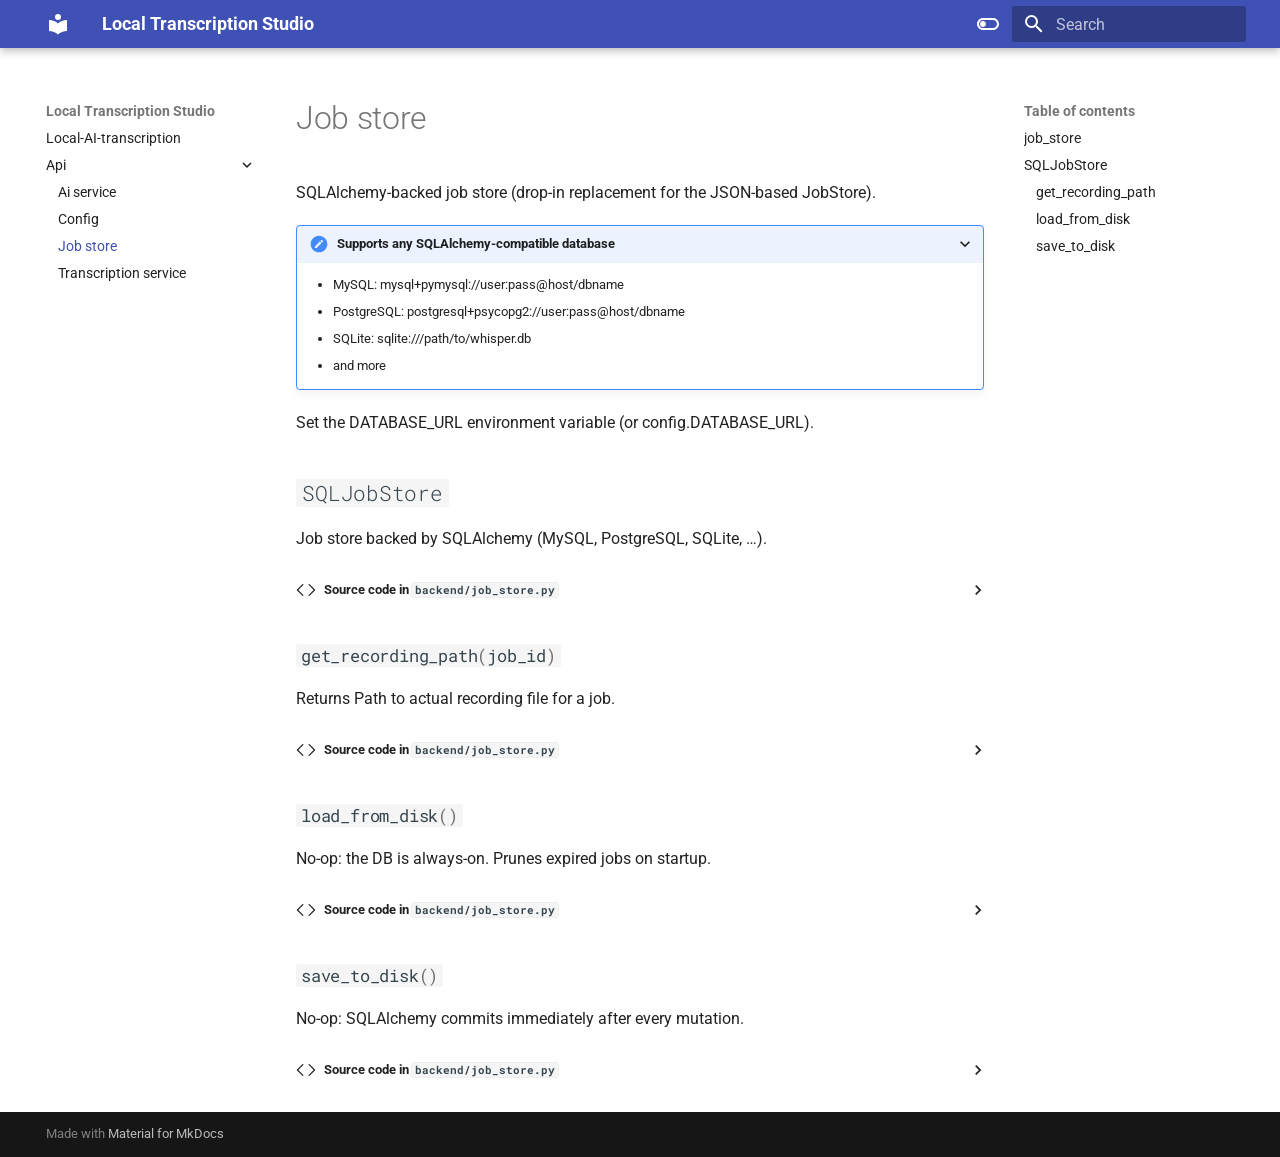
<file: api/job_store/index.html>
<!doctype html>
<html lang="en" class="no-js">
  <head>
    
      <meta charset="utf-8">
      <meta name="viewport" content="width=device-width,initial-scale=1">
      
      
      
      
        <link rel="prev" href="../config/">
      
      
        <link rel="next" href="../transcription_service/">
      
      
        
      
      
      <link rel="icon" href="../../assets/images/favicon.png">
      <meta name="generator" content="mkdocs-1.6.1, mkdocs-material-9.7.6">
    
    
      
        <title>Job store - Local Transcription Studio</title>
      
    
    
      <link rel="stylesheet" href="../../assets/stylesheets/main.484c7ddc.min.css">
      
        
        <link rel="stylesheet" href="../../assets/stylesheets/palette.ab4e12ef.min.css">
      
      


    
    
      
    
    
      
        
        
        <link rel="preconnect" href="https://fonts.gstatic.com" crossorigin>
        <link rel="stylesheet" href="https://fonts.googleapis.com/css?family=Roboto:300,300i,400,400i,700,700i%7CRoboto+Mono:400,400i,700,700i&display=fallback">
        <style>:root{--md-text-font:"Roboto";--md-code-font:"Roboto Mono"}</style>
      
    
    
      <link rel="stylesheet" href="../../assets/_mkdocstrings.css">
    
    <script>__md_scope=new URL("../..",location),__md_hash=e=>[...e].reduce(((e,_)=>(e<<5)-e+_.charCodeAt(0)),0),__md_get=(e,_=localStorage,t=__md_scope)=>JSON.parse(_.getItem(t.pathname+"."+e)),__md_set=(e,_,t=localStorage,a=__md_scope)=>{try{t.setItem(a.pathname+"."+e,JSON.stringify(_))}catch(e){}}</script>
    
      

    
    
  </head>
  
  
    
    
      
    
    
    
    
    <body dir="ltr" data-md-color-scheme="default" data-md-color-primary="indigo" data-md-color-accent="indigo">
  
    
    <input class="md-toggle" data-md-toggle="drawer" type="checkbox" id="__drawer" autocomplete="off">
    <input class="md-toggle" data-md-toggle="search" type="checkbox" id="__search" autocomplete="off">
    <label class="md-overlay" for="__drawer"></label>
    <div data-md-component="skip">
      
        
        <a href="#backend.job_store" class="md-skip">
          Skip to content
        </a>
      
    </div>
    <div data-md-component="announce">
      
    </div>
    
    
      

  

<header class="md-header md-header--shadow" data-md-component="header">
  <nav class="md-header__inner md-grid" aria-label="Header">
    <a href="../.." title="Local Transcription Studio" class="md-header__button md-logo" aria-label="Local Transcription Studio" data-md-component="logo">
      
  
  <svg xmlns="http://www.w3.org/2000/svg" viewBox="0 0 24 24"><path d="M12 8a3 3 0 0 0 3-3 3 3 0 0 0-3-3 3 3 0 0 0-3 3 3 3 0 0 0 3 3m0 3.54C9.64 9.35 6.5 8 3 8v11c3.5 0 6.64 1.35 9 3.54 2.36-2.19 5.5-3.54 9-3.54V8c-3.5 0-6.64 1.35-9 3.54"/></svg>

    </a>
    <label class="md-header__button md-icon" for="__drawer">
      
      <svg xmlns="http://www.w3.org/2000/svg" viewBox="0 0 24 24"><path d="M3 6h18v2H3zm0 5h18v2H3zm0 5h18v2H3z"/></svg>
    </label>
    <div class="md-header__title" data-md-component="header-title">
      <div class="md-header__ellipsis">
        <div class="md-header__topic">
          <span class="md-ellipsis">
            Local Transcription Studio
          </span>
        </div>
        <div class="md-header__topic" data-md-component="header-topic">
          <span class="md-ellipsis">
            
              Job store
            
          </span>
        </div>
      </div>
    </div>
    
      
        <form class="md-header__option" data-md-component="palette">
  
    
    
    
    <input class="md-option" data-md-color-media="(prefers-color-scheme: light)" data-md-color-scheme="default" data-md-color-primary="indigo" data-md-color-accent="indigo"  aria-label="Switch to dark mode"  type="radio" name="__palette" id="__palette_0">
    
      <label class="md-header__button md-icon" title="Switch to dark mode" for="__palette_1" hidden>
        <svg xmlns="http://www.w3.org/2000/svg" viewBox="0 0 24 24"><path d="M17 6H7c-3.31 0-6 2.69-6 6s2.69 6 6 6h10c3.31 0 6-2.69 6-6s-2.69-6-6-6m0 10H7c-2.21 0-4-1.79-4-4s1.79-4 4-4h10c2.21 0 4 1.79 4 4s-1.79 4-4 4M7 9c-1.66 0-3 1.34-3 3s1.34 3 3 3 3-1.34 3-3-1.34-3-3-3"/></svg>
      </label>
    
  
    
    
    
    <input class="md-option" data-md-color-media="(prefers-color-scheme: dark)" data-md-color-scheme="slate" data-md-color-primary="indigo" data-md-color-accent="indigo"  aria-label="Switch to light mode"  type="radio" name="__palette" id="__palette_1">
    
      <label class="md-header__button md-icon" title="Switch to light mode" for="__palette_0" hidden>
        <svg xmlns="http://www.w3.org/2000/svg" viewBox="0 0 24 24"><path d="M17 7H7a5 5 0 0 0-5 5 5 5 0 0 0 5 5h10a5 5 0 0 0 5-5 5 5 0 0 0-5-5m0 8a3 3 0 0 1-3-3 3 3 0 0 1 3-3 3 3 0 0 1 3 3 3 3 0 0 1-3 3"/></svg>
      </label>
    
  
</form>
      
    
    
      <script>var palette=__md_get("__palette");if(palette&&palette.color){if("(prefers-color-scheme)"===palette.color.media){var media=matchMedia("(prefers-color-scheme: light)"),input=document.querySelector(media.matches?"[data-md-color-media='(prefers-color-scheme: light)']":"[data-md-color-media='(prefers-color-scheme: dark)']");palette.color.media=input.getAttribute("data-md-color-media"),palette.color.scheme=input.getAttribute("data-md-color-scheme"),palette.color.primary=input.getAttribute("data-md-color-primary"),palette.color.accent=input.getAttribute("data-md-color-accent")}for(var[key,value]of Object.entries(palette.color))document.body.setAttribute("data-md-color-"+key,value)}</script>
    
    
    
      
      
        <label class="md-header__button md-icon" for="__search">
          
          <svg xmlns="http://www.w3.org/2000/svg" viewBox="0 0 24 24"><path d="M9.5 3A6.5 6.5 0 0 1 16 9.5c0 1.61-.59 3.09-1.56 4.23l.27.27h.79l5 5-1.5 1.5-5-5v-.79l-.27-.27A6.52 6.52 0 0 1 9.5 16 6.5 6.5 0 0 1 3 9.5 6.5 6.5 0 0 1 9.5 3m0 2C7 5 5 7 5 9.5S7 14 9.5 14 14 12 14 9.5 12 5 9.5 5"/></svg>
        </label>
        <div class="md-search" data-md-component="search" role="dialog">
  <label class="md-search__overlay" for="__search"></label>
  <div class="md-search__inner" role="search">
    <form class="md-search__form" name="search">
      <input type="text" class="md-search__input" name="query" aria-label="Search" placeholder="Search" autocapitalize="off" autocorrect="off" autocomplete="off" spellcheck="false" data-md-component="search-query" required>
      <label class="md-search__icon md-icon" for="__search">
        
        <svg xmlns="http://www.w3.org/2000/svg" viewBox="0 0 24 24"><path d="M9.5 3A6.5 6.5 0 0 1 16 9.5c0 1.61-.59 3.09-1.56 4.23l.27.27h.79l5 5-1.5 1.5-5-5v-.79l-.27-.27A6.52 6.52 0 0 1 9.5 16 6.5 6.5 0 0 1 3 9.5 6.5 6.5 0 0 1 9.5 3m0 2C7 5 5 7 5 9.5S7 14 9.5 14 14 12 14 9.5 12 5 9.5 5"/></svg>
        
        <svg xmlns="http://www.w3.org/2000/svg" viewBox="0 0 24 24"><path d="M20 11v2H8l5.5 5.5-1.42 1.42L4.16 12l7.92-7.92L13.5 5.5 8 11z"/></svg>
      </label>
      <nav class="md-search__options" aria-label="Search">
        
        <button type="reset" class="md-search__icon md-icon" title="Clear" aria-label="Clear" tabindex="-1">
          
          <svg xmlns="http://www.w3.org/2000/svg" viewBox="0 0 24 24"><path d="M19 6.41 17.59 5 12 10.59 6.41 5 5 6.41 10.59 12 5 17.59 6.41 19 12 13.41 17.59 19 19 17.59 13.41 12z"/></svg>
        </button>
      </nav>
      
    </form>
    <div class="md-search__output">
      <div class="md-search__scrollwrap" tabindex="0" data-md-scrollfix>
        <div class="md-search-result" data-md-component="search-result">
          <div class="md-search-result__meta">
            Initializing search
          </div>
          <ol class="md-search-result__list" role="presentation"></ol>
        </div>
      </div>
    </div>
  </div>
</div>
      
    
    
  </nav>
  
</header>
    
    <div class="md-container" data-md-component="container">
      
      
        
          
        
      
      <main class="md-main" data-md-component="main">
        <div class="md-main__inner md-grid">
          
            
              
              <div class="md-sidebar md-sidebar--primary" data-md-component="sidebar" data-md-type="navigation" >
                <div class="md-sidebar__scrollwrap">
                  <div class="md-sidebar__inner">
                    



<nav class="md-nav md-nav--primary" aria-label="Navigation" data-md-level="0">
  <label class="md-nav__title" for="__drawer">
    <a href="../.." title="Local Transcription Studio" class="md-nav__button md-logo" aria-label="Local Transcription Studio" data-md-component="logo">
      
  
  <svg xmlns="http://www.w3.org/2000/svg" viewBox="0 0 24 24"><path d="M12 8a3 3 0 0 0 3-3 3 3 0 0 0-3-3 3 3 0 0 0-3 3 3 3 0 0 0 3 3m0 3.54C9.64 9.35 6.5 8 3 8v11c3.5 0 6.64 1.35 9 3.54 2.36-2.19 5.5-3.54 9-3.54V8c-3.5 0-6.64 1.35-9 3.54"/></svg>

    </a>
    Local Transcription Studio
  </label>
  
  <ul class="md-nav__list" data-md-scrollfix>
    
      
      
  
  
  
  
    <li class="md-nav__item">
      <a href="../.." class="md-nav__link">
        
  
  
  <span class="md-ellipsis">
    
  
    Local-AI-transcription
  

    
  </span>
  
  

      </a>
    </li>
  

    
      
      
  
  
    
  
  
  
    
    
    
    
    
    <li class="md-nav__item md-nav__item--active md-nav__item--nested">
      
        
        
        <input class="md-nav__toggle md-toggle " type="checkbox" id="__nav_2" checked>
        
          
          <label class="md-nav__link" for="__nav_2" id="__nav_2_label" tabindex="0">
            
  
  
  <span class="md-ellipsis">
    
  
    Api
  

    
  </span>
  
  

            <span class="md-nav__icon md-icon"></span>
          </label>
        
        <nav class="md-nav" data-md-level="1" aria-labelledby="__nav_2_label" aria-expanded="true">
          <label class="md-nav__title" for="__nav_2">
            <span class="md-nav__icon md-icon"></span>
            
  
    Api
  

          </label>
          <ul class="md-nav__list" data-md-scrollfix>
            
              
                
  
  
  
  
    <li class="md-nav__item">
      <a href="../ai_service/" class="md-nav__link">
        
  
  
  <span class="md-ellipsis">
    
  
    Ai service
  

    
  </span>
  
  

      </a>
    </li>
  

              
            
              
                
  
  
  
  
    <li class="md-nav__item">
      <a href="../config/" class="md-nav__link">
        
  
  
  <span class="md-ellipsis">
    
  
    Config
  

    
  </span>
  
  

      </a>
    </li>
  

              
            
              
                
  
  
    
  
  
  
    <li class="md-nav__item md-nav__item--active">
      
      <input class="md-nav__toggle md-toggle" type="checkbox" id="__toc">
      
      
      
        <label class="md-nav__link md-nav__link--active" for="__toc">
          
  
  
  <span class="md-ellipsis">
    
  
    Job store
  

    
  </span>
  
  

          <span class="md-nav__icon md-icon"></span>
        </label>
      
      <a href="./" class="md-nav__link md-nav__link--active">
        
  
  
  <span class="md-ellipsis">
    
  
    Job store
  

    
  </span>
  
  

      </a>
      
        

<nav class="md-nav md-nav--secondary" aria-label="Table of contents">
  
  
  
  
    <label class="md-nav__title" for="__toc">
      <span class="md-nav__icon md-icon"></span>
      Table of contents
    </label>
    <ul class="md-nav__list" data-md-component="toc" data-md-scrollfix>
      
        <li class="md-nav__item">
  <a href="#backend.job_store" class="md-nav__link">
    <span class="md-ellipsis">
      
        job_store
      
    </span>
  </a>
  
</li>
      
        <li class="md-nav__item">
  <a href="#backend.job_store.SQLJobStore" class="md-nav__link">
    <span class="md-ellipsis">
      
        SQLJobStore
      
    </span>
  </a>
  
    <nav class="md-nav" aria-label="SQLJobStore">
      <ul class="md-nav__list">
        
          <li class="md-nav__item">
  <a href="#backend.job_store.SQLJobStore.get_recording_path" class="md-nav__link">
    <span class="md-ellipsis">
      
        get_recording_path
      
    </span>
  </a>
  
</li>
        
          <li class="md-nav__item">
  <a href="#backend.job_store.SQLJobStore.load_from_disk" class="md-nav__link">
    <span class="md-ellipsis">
      
        load_from_disk
      
    </span>
  </a>
  
</li>
        
          <li class="md-nav__item">
  <a href="#backend.job_store.SQLJobStore.save_to_disk" class="md-nav__link">
    <span class="md-ellipsis">
      
        save_to_disk
      
    </span>
  </a>
  
</li>
        
      </ul>
    </nav>
  
</li>
      
    </ul>
  
</nav>
      
    </li>
  

              
            
              
                
  
  
  
  
    <li class="md-nav__item">
      <a href="../transcription_service/" class="md-nav__link">
        
  
  
  <span class="md-ellipsis">
    
  
    Transcription service
  

    
  </span>
  
  

      </a>
    </li>
  

              
            
          </ul>
        </nav>
      
    </li>
  

    
  </ul>
</nav>
                  </div>
                </div>
              </div>
            
            
              
              <div class="md-sidebar md-sidebar--secondary" data-md-component="sidebar" data-md-type="toc" >
                <div class="md-sidebar__scrollwrap">
                  <div class="md-sidebar__inner">
                    

<nav class="md-nav md-nav--secondary" aria-label="Table of contents">
  
  
  
  
    <label class="md-nav__title" for="__toc">
      <span class="md-nav__icon md-icon"></span>
      Table of contents
    </label>
    <ul class="md-nav__list" data-md-component="toc" data-md-scrollfix>
      
        <li class="md-nav__item">
  <a href="#backend.job_store" class="md-nav__link">
    <span class="md-ellipsis">
      
        job_store
      
    </span>
  </a>
  
</li>
      
        <li class="md-nav__item">
  <a href="#backend.job_store.SQLJobStore" class="md-nav__link">
    <span class="md-ellipsis">
      
        SQLJobStore
      
    </span>
  </a>
  
    <nav class="md-nav" aria-label="SQLJobStore">
      <ul class="md-nav__list">
        
          <li class="md-nav__item">
  <a href="#backend.job_store.SQLJobStore.get_recording_path" class="md-nav__link">
    <span class="md-ellipsis">
      
        get_recording_path
      
    </span>
  </a>
  
</li>
        
          <li class="md-nav__item">
  <a href="#backend.job_store.SQLJobStore.load_from_disk" class="md-nav__link">
    <span class="md-ellipsis">
      
        load_from_disk
      
    </span>
  </a>
  
</li>
        
          <li class="md-nav__item">
  <a href="#backend.job_store.SQLJobStore.save_to_disk" class="md-nav__link">
    <span class="md-ellipsis">
      
        save_to_disk
      
    </span>
  </a>
  
</li>
        
      </ul>
    </nav>
  
</li>
      
    </ul>
  
</nav>
                  </div>
                </div>
              </div>
            
          
          
            <div class="md-content" data-md-component="content">
              
              <article class="md-content__inner md-typeset">
                
                  



  <h1>Job store</h1>

<div class="doc doc-object doc-module">



<a id="backend.job_store"></a>
    <div class="doc doc-contents first">

        <p>SQLAlchemy-backed job store (drop-in replacement for the JSON-based JobStore).</p>


<details class="supports-any-sqlalchemy-compatible-database" open>
  <summary>Supports any SQLAlchemy-compatible database</summary>
  <ul>
<li>MySQL:      mysql+pymysql://user:pass@host/dbname</li>
<li>PostgreSQL: postgresql+psycopg2://user:pass@host/dbname</li>
<li>SQLite:     sqlite:///path/to/whisper.db</li>
<li>and more</li>
</ul>
</details>        <p>Set the DATABASE_URL environment variable (or config.DATABASE_URL).</p>










<div class="doc doc-children">









<div class="doc doc-object doc-class">



<h2 id="backend.job_store.SQLJobStore" class="doc doc-heading">
            <code>SQLJobStore</code>


<a href="#backend.job_store.SQLJobStore" class="headerlink" title="Permanent link">&para;</a></h2>


    <div class="doc doc-contents ">



        <p>Job store backed by SQLAlchemy (MySQL, PostgreSQL, SQLite, …).</p>








              <details class="mkdocstrings-source">
                <summary>Source code in <code>backend/job_store.py</code></summary>
                <div class="highlight"><table class="highlighttable"><tr><td class="linenos"><div class="linenodiv"><pre><span></span><span class="normal"> 63</span>
<span class="normal"> 64</span>
<span class="normal"> 65</span>
<span class="normal"> 66</span>
<span class="normal"> 67</span>
<span class="normal"> 68</span>
<span class="normal"> 69</span>
<span class="normal"> 70</span>
<span class="normal"> 71</span>
<span class="normal"> 72</span>
<span class="normal"> 73</span>
<span class="normal"> 74</span>
<span class="normal"> 75</span>
<span class="normal"> 76</span>
<span class="normal"> 77</span>
<span class="normal"> 78</span>
<span class="normal"> 79</span>
<span class="normal"> 80</span>
<span class="normal"> 81</span>
<span class="normal"> 82</span>
<span class="normal"> 83</span>
<span class="normal"> 84</span>
<span class="normal"> 85</span>
<span class="normal"> 86</span>
<span class="normal"> 87</span>
<span class="normal"> 88</span>
<span class="normal"> 89</span>
<span class="normal"> 90</span>
<span class="normal"> 91</span>
<span class="normal"> 92</span>
<span class="normal"> 93</span>
<span class="normal"> 94</span>
<span class="normal"> 95</span>
<span class="normal"> 96</span>
<span class="normal"> 97</span>
<span class="normal"> 98</span>
<span class="normal"> 99</span>
<span class="normal">100</span>
<span class="normal">101</span>
<span class="normal">102</span>
<span class="normal">103</span>
<span class="normal">104</span>
<span class="normal">105</span>
<span class="normal">106</span>
<span class="normal">107</span>
<span class="normal">108</span>
<span class="normal">109</span>
<span class="normal">110</span>
<span class="normal">111</span>
<span class="normal">112</span>
<span class="normal">113</span>
<span class="normal">114</span>
<span class="normal">115</span>
<span class="normal">116</span>
<span class="normal">117</span>
<span class="normal">118</span>
<span class="normal">119</span>
<span class="normal">120</span>
<span class="normal">121</span>
<span class="normal">122</span>
<span class="normal">123</span>
<span class="normal">124</span>
<span class="normal">125</span>
<span class="normal">126</span>
<span class="normal">127</span>
<span class="normal">128</span>
<span class="normal">129</span>
<span class="normal">130</span>
<span class="normal">131</span>
<span class="normal">132</span>
<span class="normal">133</span>
<span class="normal">134</span>
<span class="normal">135</span>
<span class="normal">136</span>
<span class="normal">137</span>
<span class="normal">138</span>
<span class="normal">139</span>
<span class="normal">140</span>
<span class="normal">141</span>
<span class="normal">142</span>
<span class="normal">143</span>
<span class="normal">144</span>
<span class="normal">145</span>
<span class="normal">146</span>
<span class="normal">147</span>
<span class="normal">148</span>
<span class="normal">149</span>
<span class="normal">150</span>
<span class="normal">151</span>
<span class="normal">152</span>
<span class="normal">153</span>
<span class="normal">154</span>
<span class="normal">155</span>
<span class="normal">156</span>
<span class="normal">157</span>
<span class="normal">158</span>
<span class="normal">159</span>
<span class="normal">160</span>
<span class="normal">161</span>
<span class="normal">162</span>
<span class="normal">163</span>
<span class="normal">164</span>
<span class="normal">165</span>
<span class="normal">166</span>
<span class="normal">167</span>
<span class="normal">168</span>
<span class="normal">169</span>
<span class="normal">170</span>
<span class="normal">171</span>
<span class="normal">172</span>
<span class="normal">173</span>
<span class="normal">174</span>
<span class="normal">175</span>
<span class="normal">176</span>
<span class="normal">177</span>
<span class="normal">178</span>
<span class="normal">179</span>
<span class="normal">180</span>
<span class="normal">181</span>
<span class="normal">182</span>
<span class="normal">183</span>
<span class="normal">184</span>
<span class="normal">185</span>
<span class="normal">186</span>
<span class="normal">187</span>
<span class="normal">188</span>
<span class="normal">189</span>
<span class="normal">190</span>
<span class="normal">191</span>
<span class="normal">192</span>
<span class="normal">193</span>
<span class="normal">194</span>
<span class="normal">195</span>
<span class="normal">196</span>
<span class="normal">197</span>
<span class="normal">198</span>
<span class="normal">199</span>
<span class="normal">200</span>
<span class="normal">201</span>
<span class="normal">202</span>
<span class="normal">203</span>
<span class="normal">204</span>
<span class="normal">205</span>
<span class="normal">206</span>
<span class="normal">207</span>
<span class="normal">208</span>
<span class="normal">209</span>
<span class="normal">210</span>
<span class="normal">211</span>
<span class="normal">212</span>
<span class="normal">213</span>
<span class="normal">214</span>
<span class="normal">215</span>
<span class="normal">216</span>
<span class="normal">217</span>
<span class="normal">218</span>
<span class="normal">219</span>
<span class="normal">220</span>
<span class="normal">221</span>
<span class="normal">222</span>
<span class="normal">223</span>
<span class="normal">224</span>
<span class="normal">225</span>
<span class="normal">226</span>
<span class="normal">227</span>
<span class="normal">228</span>
<span class="normal">229</span>
<span class="normal">230</span>
<span class="normal">231</span>
<span class="normal">232</span>
<span class="normal">233</span>
<span class="normal">234</span>
<span class="normal">235</span>
<span class="normal">236</span>
<span class="normal">237</span>
<span class="normal">238</span>
<span class="normal">239</span>
<span class="normal">240</span>
<span class="normal">241</span>
<span class="normal">242</span>
<span class="normal">243</span>
<span class="normal">244</span>
<span class="normal">245</span>
<span class="normal">246</span>
<span class="normal">247</span>
<span class="normal">248</span>
<span class="normal">249</span>
<span class="normal">250</span>
<span class="normal">251</span>
<span class="normal">252</span>
<span class="normal">253</span>
<span class="normal">254</span>
<span class="normal">255</span>
<span class="normal">256</span>
<span class="normal">257</span>
<span class="normal">258</span>
<span class="normal">259</span>
<span class="normal">260</span>
<span class="normal">261</span>
<span class="normal">262</span>
<span class="normal">263</span>
<span class="normal">264</span>
<span class="normal">265</span>
<span class="normal">266</span>
<span class="normal">267</span>
<span class="normal">268</span>
<span class="normal">269</span>
<span class="normal">270</span>
<span class="normal">271</span>
<span class="normal">272</span>
<span class="normal">273</span>
<span class="normal">274</span>
<span class="normal">275</span>
<span class="normal">276</span>
<span class="normal">277</span>
<span class="normal">278</span>
<span class="normal">279</span>
<span class="normal">280</span>
<span class="normal">281</span>
<span class="normal">282</span>
<span class="normal">283</span>
<span class="normal">284</span>
<span class="normal">285</span>
<span class="normal">286</span>
<span class="normal">287</span>
<span class="normal">288</span>
<span class="normal">289</span>
<span class="normal">290</span></pre></div></td><td class="code"><div><pre><span></span><code><span class="k">class</span><span class="w"> </span><span class="nc">SQLJobStore</span><span class="p">:</span>
<span class="w">    </span><span class="sd">&quot;&quot;&quot;Job store backed by SQLAlchemy (MySQL, PostgreSQL, SQLite, …).&quot;&quot;&quot;</span>

    <span class="k">def</span><span class="w"> </span><span class="fm">__init__</span><span class="p">(</span><span class="bp">self</span><span class="p">,</span> <span class="n">config</span><span class="p">):</span>
        <span class="bp">self</span><span class="o">.</span><span class="n">config</span> <span class="o">=</span> <span class="n">config</span>
        <span class="n">logger</span><span class="o">.</span><span class="n">debug</span><span class="p">(</span><span class="s2">&quot;Initializing SQLJobStore&quot;</span><span class="p">)</span>

        <span class="n">url</span> <span class="o">=</span> <span class="nb">getattr</span><span class="p">(</span><span class="n">config</span><span class="p">,</span> <span class="s2">&quot;DATABASE_URL&quot;</span><span class="p">,</span> <span class="kc">None</span><span class="p">)</span>
        <span class="k">if</span> <span class="ow">not</span> <span class="n">url</span><span class="p">:</span>
            <span class="kn">import</span><span class="w"> </span><span class="nn">os</span>

            <span class="n">url</span> <span class="o">=</span> <span class="n">os</span><span class="o">.</span><span class="n">environ</span><span class="o">.</span><span class="n">get</span><span class="p">(</span><span class="s2">&quot;DATABASE_URL&quot;</span><span class="p">,</span> <span class="s2">&quot;sqlite:///whisper.db&quot;</span><span class="p">)</span>

        <span class="n">logger</span><span class="o">.</span><span class="n">info</span><span class="p">(</span><span class="s2">&quot;Connecting to database: </span><span class="si">%s</span><span class="s2">&quot;</span><span class="p">,</span> <span class="n">_redact</span><span class="p">(</span><span class="n">url</span><span class="p">))</span>

        <span class="n">connect_args</span> <span class="o">=</span> <span class="p">{}</span>
        <span class="k">if</span> <span class="n">url</span><span class="o">.</span><span class="n">startswith</span><span class="p">(</span><span class="s2">&quot;sqlite&quot;</span><span class="p">):</span>
            <span class="c1"># SQLite needs check_same_thread=False for multi-threaded Flask/CLI use</span>
            <span class="n">connect_args</span><span class="p">[</span><span class="s2">&quot;check_same_thread&quot;</span><span class="p">]</span> <span class="o">=</span> <span class="kc">False</span>
            <span class="n">logger</span><span class="o">.</span><span class="n">debug</span><span class="p">(</span><span class="s2">&quot;SQLite mode: disabling same-thread check for multi-threading&quot;</span><span class="p">)</span>

        <span class="bp">self</span><span class="o">.</span><span class="n">_engine</span> <span class="o">=</span> <span class="n">create_engine</span><span class="p">(</span>
            <span class="n">url</span><span class="p">,</span>
            <span class="n">pool_pre_ping</span><span class="o">=</span><span class="kc">True</span><span class="p">,</span>  <span class="c1"># detect stale connections</span>
            <span class="n">pool_recycle</span><span class="o">=</span><span class="mi">1800</span><span class="p">,</span>  <span class="c1"># recycle connections every 30 min</span>
            <span class="n">connect_args</span><span class="o">=</span><span class="n">connect_args</span><span class="p">,</span>
            <span class="n">echo</span><span class="o">=</span><span class="kc">False</span><span class="p">,</span>  <span class="c1"># set True to log all SQL (very verbose)</span>
        <span class="p">)</span>
        <span class="bp">self</span><span class="o">.</span><span class="n">_Session</span> <span class="o">=</span> <span class="n">sessionmaker</span><span class="p">(</span><span class="n">bind</span><span class="o">=</span><span class="bp">self</span><span class="o">.</span><span class="n">_engine</span><span class="p">,</span> <span class="n">expire_on_commit</span><span class="o">=</span><span class="kc">False</span><span class="p">)</span>
        <span class="n">logger</span><span class="o">.</span><span class="n">debug</span><span class="p">(</span><span class="s2">&quot;SQLAlchemy engine created&quot;</span><span class="p">)</span>
        <span class="bp">self</span><span class="o">.</span><span class="n">_ensure_schema</span><span class="p">()</span>
        <span class="n">logger</span><span class="o">.</span><span class="n">info</span><span class="p">(</span><span class="s2">&quot;SQLJobStore ready&quot;</span><span class="p">)</span>

    <span class="c1"># ------------------------------------------------------------------</span>
    <span class="c1"># Internal helpers</span>
    <span class="c1"># ------------------------------------------------------------------</span>

    <span class="k">def</span><span class="w"> </span><span class="nf">_ensure_schema</span><span class="p">(</span><span class="bp">self</span><span class="p">):</span>
        <span class="n">logger</span><span class="o">.</span><span class="n">debug</span><span class="p">(</span><span class="s2">&quot;Ensuring database schema...&quot;</span><span class="p">)</span>
        <span class="n">Base</span><span class="o">.</span><span class="n">metadata</span><span class="o">.</span><span class="n">create_all</span><span class="p">(</span><span class="bp">self</span><span class="o">.</span><span class="n">_engine</span><span class="p">)</span>
        <span class="n">logger</span><span class="o">.</span><span class="n">debug</span><span class="p">(</span><span class="s2">&quot;Schema verified / created&quot;</span><span class="p">)</span>

    <span class="k">def</span><span class="w"> </span><span class="nf">_session</span><span class="p">(</span><span class="bp">self</span><span class="p">)</span> <span class="o">-&gt;</span> <span class="n">Session</span><span class="p">:</span>
        <span class="k">return</span> <span class="bp">self</span><span class="o">.</span><span class="n">_Session</span><span class="p">()</span>

    <span class="c1"># ------------------------------------------------------------------</span>
    <span class="c1"># Public API — mirrors JobStore exactly</span>
    <span class="c1"># ------------------------------------------------------------------</span>

    <span class="k">def</span><span class="w"> </span><span class="nf">load_from_disk</span><span class="p">(</span><span class="bp">self</span><span class="p">):</span>
<span class="w">        </span><span class="sd">&quot;&quot;&quot;No-op: the DB is always-on. Prunes expired jobs on startup.&quot;&quot;&quot;</span>
        <span class="n">ttl</span> <span class="o">=</span> <span class="nb">getattr</span><span class="p">(</span><span class="bp">self</span><span class="o">.</span><span class="n">config</span><span class="p">,</span> <span class="s2">&quot;JOB_TTL_DAYS&quot;</span><span class="p">,</span> <span class="mi">30</span><span class="p">)</span>
        <span class="k">if</span> <span class="n">ttl</span> <span class="o">&gt;</span> <span class="mi">0</span><span class="p">:</span>
            <span class="n">cutoff</span> <span class="o">=</span> <span class="n">time</span><span class="o">.</span><span class="n">time</span><span class="p">()</span> <span class="o">-</span> <span class="n">ttl</span> <span class="o">*</span> <span class="mi">86400</span>
            <span class="k">with</span> <span class="bp">self</span><span class="o">.</span><span class="n">_session</span><span class="p">()</span> <span class="k">as</span> <span class="n">s</span><span class="p">:</span>
                <span class="n">deleted</span> <span class="o">=</span> <span class="p">(</span>
                    <span class="n">s</span><span class="o">.</span><span class="n">query</span><span class="p">(</span><span class="n">JobModel</span><span class="p">)</span>
                    <span class="o">.</span><span class="n">filter</span><span class="p">(</span><span class="n">JobModel</span><span class="o">.</span><span class="n">created_at</span> <span class="o">&lt;</span> <span class="n">cutoff</span><span class="p">)</span>
                    <span class="o">.</span><span class="n">delete</span><span class="p">(</span><span class="n">synchronize_session</span><span class="o">=</span><span class="kc">False</span><span class="p">)</span>
                <span class="p">)</span>
                <span class="n">s</span><span class="o">.</span><span class="n">commit</span><span class="p">()</span>
            <span class="k">if</span> <span class="n">deleted</span><span class="p">:</span>
                <span class="n">logger</span><span class="o">.</span><span class="n">info</span><span class="p">(</span><span class="s2">&quot;Pruned </span><span class="si">%d</span><span class="s2"> expired jobs (TTL=</span><span class="si">%d</span><span class="s2">d)&quot;</span><span class="p">,</span> <span class="n">deleted</span><span class="p">,</span> <span class="n">ttl</span><span class="p">)</span>
        <span class="n">logger</span><span class="o">.</span><span class="n">info</span><span class="p">(</span><span class="s2">&quot;SQLAlchemy store ready&quot;</span><span class="p">)</span>

    <span class="k">def</span><span class="w"> </span><span class="nf">save_to_disk</span><span class="p">(</span><span class="bp">self</span><span class="p">):</span>
<span class="w">        </span><span class="sd">&quot;&quot;&quot;No-op: SQLAlchemy commits immediately after every mutation.&quot;&quot;&quot;</span>
        <span class="k">pass</span>

    <span class="k">def</span><span class="w"> </span><span class="nf">create</span><span class="p">(</span><span class="bp">self</span><span class="p">,</span> <span class="n">filename</span><span class="p">:</span> <span class="nb">str</span><span class="p">)</span> <span class="o">-&gt;</span> <span class="nb">dict</span><span class="p">:</span>
        <span class="c1"># Convert input filename to Path object</span>
        <span class="n">input_path</span> <span class="o">=</span> <span class="n">Path</span><span class="p">(</span><span class="n">filename</span><span class="p">)</span>

        <span class="c1"># Create safe filename for storage (strip path, sanitize)</span>
        <span class="n">safe_filename</span> <span class="o">=</span> <span class="n">input_path</span><span class="o">.</span><span class="n">name</span>
        <span class="n">stored_path</span> <span class="o">=</span> <span class="n">RECORDINGS_DIR</span> <span class="o">/</span> <span class="n">safe_filename</span>

        <span class="c1"># Copy original file to recordings/ directory</span>
        <span class="k">if</span> <span class="n">input_path</span><span class="o">.</span><span class="n">is_file</span><span class="p">():</span>
            <span class="n">shutil</span><span class="o">.</span><span class="n">copy2</span><span class="p">(</span><span class="n">input_path</span><span class="p">,</span> <span class="n">stored_path</span><span class="p">)</span>
            <span class="n">stored_filename</span> <span class="o">=</span> <span class="nb">str</span><span class="p">(</span><span class="n">stored_path</span><span class="p">)</span>
            <span class="n">logger</span><span class="o">.</span><span class="n">info</span><span class="p">(</span><span class="s2">&quot;Copied </span><span class="si">%s</span><span class="s2"> -&gt; </span><span class="si">%s</span><span class="s2">&quot;</span><span class="p">,</span> <span class="n">input_path</span><span class="p">,</span> <span class="n">stored_path</span><span class="p">)</span>
        <span class="k">else</span><span class="p">:</span>
            <span class="c1"># If input doesn&#39;t exist, store what was passed (for compatibility)</span>
            <span class="n">stored_filename</span> <span class="o">=</span> <span class="n">filename</span>
            <span class="n">logger</span><span class="o">.</span><span class="n">warning</span><span class="p">(</span>
                <span class="s2">&quot;Input file </span><span class="si">%s</span><span class="s2"> not found, storing original filename&quot;</span><span class="p">,</span> <span class="n">filename</span>
            <span class="p">)</span>

        <span class="c1"># Create job with stored path</span>
        <span class="n">job</span> <span class="o">=</span> <span class="n">JobModel</span><span class="p">(</span>
            <span class="nb">id</span><span class="o">=</span><span class="nb">str</span><span class="p">(</span><span class="n">uuid</span><span class="o">.</span><span class="n">uuid4</span><span class="p">()),</span>
            <span class="n">filename</span><span class="o">=</span><span class="nb">str</span><span class="p">(</span><span class="n">stored_filename</span><span class="p">),</span>  <span class="c1"># Now points to recordings/</span>
            <span class="n">status</span><span class="o">=</span><span class="s2">&quot;queued&quot;</span><span class="p">,</span>
            <span class="n">progress</span><span class="o">=</span><span class="mi">0</span><span class="p">,</span>
            <span class="n">transcript</span><span class="o">=</span><span class="kc">None</span><span class="p">,</span>
            <span class="n">error</span><span class="o">=</span><span class="kc">None</span><span class="p">,</span>
            <span class="n">created_at</span><span class="o">=</span><span class="n">time</span><span class="o">.</span><span class="n">time</span><span class="p">(),</span>
            <span class="n">ai_results</span><span class="o">=</span><span class="p">[],</span>
        <span class="p">)</span>
        <span class="k">with</span> <span class="bp">self</span><span class="o">.</span><span class="n">_session</span><span class="p">()</span> <span class="k">as</span> <span class="n">s</span><span class="p">:</span>
            <span class="n">s</span><span class="o">.</span><span class="n">add</span><span class="p">(</span><span class="n">job</span><span class="p">)</span>
            <span class="n">s</span><span class="o">.</span><span class="n">commit</span><span class="p">()</span>
            <span class="n">result</span> <span class="o">=</span> <span class="n">job</span><span class="o">.</span><span class="n">to_dict</span><span class="p">()</span>
        <span class="n">logger</span><span class="o">.</span><span class="n">info</span><span class="p">(</span><span class="s2">&quot;Created job </span><span class="si">%s</span><span class="s2"> for file &#39;</span><span class="si">%s</span><span class="s2">&#39;&quot;</span><span class="p">,</span> <span class="n">result</span><span class="p">[</span><span class="s2">&quot;id&quot;</span><span class="p">][:</span><span class="mi">8</span><span class="p">],</span> <span class="n">stored_filename</span><span class="p">)</span>
        <span class="k">return</span> <span class="n">result</span>

    <span class="c1"># Add helper method to get absolute stored path</span>
    <span class="k">def</span><span class="w"> </span><span class="nf">get_recording_path</span><span class="p">(</span><span class="bp">self</span><span class="p">,</span> <span class="n">job_id</span><span class="p">:</span> <span class="nb">str</span><span class="p">)</span> <span class="o">-&gt;</span> <span class="n">Optional</span><span class="p">[</span><span class="n">Path</span><span class="p">]:</span>
<span class="w">        </span><span class="sd">&quot;&quot;&quot;Returns Path to actual recording file for a job.&quot;&quot;&quot;</span>
        <span class="n">job</span> <span class="o">=</span> <span class="bp">self</span><span class="o">.</span><span class="n">get</span><span class="p">(</span><span class="n">job_id</span><span class="p">)</span>
        <span class="k">if</span> <span class="ow">not</span> <span class="n">job</span> <span class="ow">or</span> <span class="ow">not</span> <span class="n">job</span><span class="p">[</span><span class="s2">&quot;filename&quot;</span><span class="p">]:</span>
            <span class="n">logger</span><span class="o">.</span><span class="n">warning</span><span class="p">(</span>
                <span class="s2">&quot;Cannot get recording path: job </span><span class="si">%s</span><span class="s2"> not found or has no filename&quot;</span><span class="p">,</span>
                <span class="n">job_id</span><span class="p">[:</span><span class="mi">8</span><span class="p">],</span>
            <span class="p">)</span>
            <span class="k">return</span> <span class="kc">None</span>
        <span class="n">path</span> <span class="o">=</span> <span class="n">Path</span><span class="p">(</span><span class="n">job</span><span class="p">[</span><span class="s2">&quot;filename&quot;</span><span class="p">])</span>
        <span class="n">logger</span><span class="o">.</span><span class="n">debug</span><span class="p">(</span><span class="s2">&quot;Recording path for job </span><span class="si">%s</span><span class="s2">: </span><span class="si">%s</span><span class="s2">&quot;</span><span class="p">,</span> <span class="n">job_id</span><span class="p">[:</span><span class="mi">8</span><span class="p">],</span> <span class="n">path</span><span class="p">)</span>
        <span class="k">return</span> <span class="n">path</span>

    <span class="k">def</span><span class="w"> </span><span class="nf">get</span><span class="p">(</span><span class="bp">self</span><span class="p">,</span> <span class="n">job_id</span><span class="p">:</span> <span class="nb">str</span><span class="p">)</span> <span class="o">-&gt;</span> <span class="n">Optional</span><span class="p">[</span><span class="nb">dict</span><span class="p">]:</span>
        <span class="n">logger</span><span class="o">.</span><span class="n">debug</span><span class="p">(</span><span class="s2">&quot;Retrieving job: </span><span class="si">%s</span><span class="s2">&quot;</span><span class="p">,</span> <span class="n">job_id</span><span class="p">[:</span><span class="mi">8</span><span class="p">])</span>
        <span class="k">with</span> <span class="bp">self</span><span class="o">.</span><span class="n">_session</span><span class="p">()</span> <span class="k">as</span> <span class="n">s</span><span class="p">:</span>
            <span class="n">job</span> <span class="o">=</span> <span class="n">s</span><span class="o">.</span><span class="n">get</span><span class="p">(</span><span class="n">JobModel</span><span class="p">,</span> <span class="n">job_id</span><span class="p">)</span>
        <span class="k">if</span> <span class="n">job</span> <span class="ow">is</span> <span class="kc">None</span><span class="p">:</span>
            <span class="n">logger</span><span class="o">.</span><span class="n">debug</span><span class="p">(</span><span class="s2">&quot;Job </span><span class="si">%s</span><span class="s2"> not found&quot;</span><span class="p">,</span> <span class="n">job_id</span><span class="p">[:</span><span class="mi">8</span><span class="p">])</span>
            <span class="k">return</span> <span class="kc">None</span>
        <span class="n">logger</span><span class="o">.</span><span class="n">debug</span><span class="p">(</span>
            <span class="s2">&quot;Job </span><span class="si">%s</span><span class="s2"> retrieved (status=</span><span class="si">%s</span><span class="s2">, progress=</span><span class="si">%d%%</span><span class="s2">)&quot;</span><span class="p">,</span>
            <span class="n">job_id</span><span class="p">[:</span><span class="mi">8</span><span class="p">],</span>
            <span class="n">job</span><span class="o">.</span><span class="n">status</span><span class="p">,</span>
            <span class="n">job</span><span class="o">.</span><span class="n">progress</span><span class="p">,</span>
        <span class="p">)</span>
        <span class="k">return</span> <span class="n">job</span><span class="o">.</span><span class="n">to_dict</span><span class="p">()</span>

    <span class="k">def</span><span class="w"> </span><span class="nf">update</span><span class="p">(</span><span class="bp">self</span><span class="p">,</span> <span class="n">job_id</span><span class="p">:</span> <span class="nb">str</span><span class="p">,</span> <span class="o">**</span><span class="n">kwargs</span><span class="p">):</span>
        <span class="k">if</span> <span class="ow">not</span> <span class="n">kwargs</span><span class="p">:</span>
            <span class="k">return</span>
        <span class="n">logger</span><span class="o">.</span><span class="n">debug</span><span class="p">(</span><span class="s2">&quot;Updating job </span><span class="si">%s</span><span class="s2"> with: </span><span class="si">%s</span><span class="s2">&quot;</span><span class="p">,</span> <span class="n">job_id</span><span class="p">[:</span><span class="mi">8</span><span class="p">],</span> <span class="nb">list</span><span class="p">(</span><span class="n">kwargs</span><span class="o">.</span><span class="n">keys</span><span class="p">()))</span>
        <span class="k">with</span> <span class="bp">self</span><span class="o">.</span><span class="n">_session</span><span class="p">()</span> <span class="k">as</span> <span class="n">s</span><span class="p">:</span>
            <span class="n">job</span> <span class="o">=</span> <span class="n">s</span><span class="o">.</span><span class="n">get</span><span class="p">(</span><span class="n">JobModel</span><span class="p">,</span> <span class="n">job_id</span><span class="p">)</span>
            <span class="k">if</span> <span class="n">job</span> <span class="ow">is</span> <span class="kc">None</span><span class="p">:</span>
                <span class="n">logger</span><span class="o">.</span><span class="n">warning</span><span class="p">(</span><span class="s2">&quot;update: job </span><span class="si">%s</span><span class="s2"> not found&quot;</span><span class="p">,</span> <span class="n">job_id</span><span class="p">[:</span><span class="mi">8</span><span class="p">])</span>
                <span class="k">return</span>
            <span class="k">for</span> <span class="n">k</span><span class="p">,</span> <span class="n">v</span> <span class="ow">in</span> <span class="n">kwargs</span><span class="o">.</span><span class="n">items</span><span class="p">():</span>
                <span class="nb">setattr</span><span class="p">(</span><span class="n">job</span><span class="p">,</span> <span class="n">k</span><span class="p">,</span> <span class="n">v</span><span class="p">)</span>
                <span class="n">logger</span><span class="o">.</span><span class="n">debug</span><span class="p">(</span>
                    <span class="s2">&quot;  </span><span class="si">%s</span><span class="s2">: </span><span class="si">%s</span><span class="s2">&quot;</span><span class="p">,</span>
                    <span class="n">k</span><span class="p">,</span>
                    <span class="p">(</span>
                        <span class="n">v</span>
                        <span class="k">if</span> <span class="n">k</span> <span class="o">!=</span> <span class="s2">&quot;transcript&quot;</span>
                        <span class="k">else</span> <span class="sa">f</span><span class="s2">&quot;&lt;</span><span class="si">{</span><span class="nb">len</span><span class="p">(</span><span class="n">v</span><span class="p">)</span><span class="si">}</span><span class="s2"> chars&gt;&quot;</span> <span class="k">if</span> <span class="nb">isinstance</span><span class="p">(</span><span class="n">v</span><span class="p">,</span> <span class="nb">str</span><span class="p">)</span> <span class="k">else</span> <span class="n">v</span>
                    <span class="p">),</span>
                <span class="p">)</span>
            <span class="n">s</span><span class="o">.</span><span class="n">commit</span><span class="p">()</span>
        <span class="n">logger</span><span class="o">.</span><span class="n">debug</span><span class="p">(</span><span class="s2">&quot;Updated job </span><span class="si">%s</span><span class="s2">: </span><span class="si">%s</span><span class="s2">&quot;</span><span class="p">,</span> <span class="n">job_id</span><span class="p">[:</span><span class="mi">8</span><span class="p">],</span> <span class="nb">list</span><span class="p">(</span><span class="n">kwargs</span><span class="o">.</span><span class="n">keys</span><span class="p">()))</span>

    <span class="k">def</span><span class="w"> </span><span class="nf">delete</span><span class="p">(</span><span class="bp">self</span><span class="p">,</span> <span class="n">job_id</span><span class="p">:</span> <span class="nb">str</span><span class="p">)</span> <span class="o">-&gt;</span> <span class="nb">bool</span><span class="p">:</span>
        <span class="k">with</span> <span class="bp">self</span><span class="o">.</span><span class="n">_session</span><span class="p">()</span> <span class="k">as</span> <span class="n">s</span><span class="p">:</span>
            <span class="n">job</span> <span class="o">=</span> <span class="n">s</span><span class="o">.</span><span class="n">get</span><span class="p">(</span><span class="n">JobModel</span><span class="p">,</span> <span class="n">job_id</span><span class="p">)</span>
            <span class="k">if</span> <span class="n">job</span> <span class="ow">is</span> <span class="kc">None</span><span class="p">:</span>
                <span class="k">return</span> <span class="kc">False</span>
            <span class="n">s</span><span class="o">.</span><span class="n">delete</span><span class="p">(</span><span class="n">job</span><span class="p">)</span>
            <span class="n">s</span><span class="o">.</span><span class="n">commit</span><span class="p">()</span>
        <span class="n">logger</span><span class="o">.</span><span class="n">info</span><span class="p">(</span><span class="s2">&quot;Deleted job </span><span class="si">%s</span><span class="s2">&quot;</span><span class="p">,</span> <span class="n">job_id</span><span class="p">[:</span><span class="mi">8</span><span class="p">])</span>
        <span class="k">return</span> <span class="kc">True</span>

    <span class="k">def</span><span class="w"> </span><span class="nf">list_all</span><span class="p">(</span><span class="bp">self</span><span class="p">,</span> <span class="n">limit</span><span class="p">:</span> <span class="nb">int</span> <span class="o">=</span> <span class="mi">50</span><span class="p">)</span> <span class="o">-&gt;</span> <span class="nb">list</span><span class="p">:</span>
        <span class="n">logger</span><span class="o">.</span><span class="n">debug</span><span class="p">(</span><span class="s2">&quot;Listing all jobs (limit=</span><span class="si">%d</span><span class="s2">)&quot;</span><span class="p">,</span> <span class="n">limit</span><span class="p">)</span>
        <span class="k">with</span> <span class="bp">self</span><span class="o">.</span><span class="n">_session</span><span class="p">()</span> <span class="k">as</span> <span class="n">s</span><span class="p">:</span>
            <span class="n">jobs</span> <span class="o">=</span> <span class="p">(</span>
                <span class="n">s</span><span class="o">.</span><span class="n">query</span><span class="p">(</span><span class="n">JobModel</span><span class="p">)</span>
                <span class="o">.</span><span class="n">order_by</span><span class="p">(</span><span class="n">JobModel</span><span class="o">.</span><span class="n">created_at</span><span class="o">.</span><span class="n">desc</span><span class="p">())</span>
                <span class="o">.</span><span class="n">limit</span><span class="p">(</span><span class="n">limit</span><span class="p">)</span>
                <span class="o">.</span><span class="n">all</span><span class="p">()</span>
            <span class="p">)</span>
            <span class="n">result</span> <span class="o">=</span> <span class="p">[</span><span class="n">j</span><span class="o">.</span><span class="n">to_dict</span><span class="p">()</span> <span class="k">for</span> <span class="n">j</span> <span class="ow">in</span> <span class="n">jobs</span><span class="p">]</span>
        <span class="n">logger</span><span class="o">.</span><span class="n">info</span><span class="p">(</span><span class="s2">&quot;Retrieved </span><span class="si">%d</span><span class="s2"> jobs (from </span><span class="si">%d</span><span class="s2"> total)&quot;</span><span class="p">,</span> <span class="nb">len</span><span class="p">(</span><span class="n">result</span><span class="p">),</span> <span class="nb">len</span><span class="p">(</span><span class="n">result</span><span class="p">))</span>
        <span class="k">return</span> <span class="n">result</span>

    <span class="k">def</span><span class="w"> </span><span class="nf">clear_completed</span><span class="p">(</span><span class="bp">self</span><span class="p">)</span> <span class="o">-&gt;</span> <span class="nb">int</span><span class="p">:</span>
        <span class="k">with</span> <span class="bp">self</span><span class="o">.</span><span class="n">_session</span><span class="p">()</span> <span class="k">as</span> <span class="n">s</span><span class="p">:</span>
            <span class="n">count</span> <span class="o">=</span> <span class="p">(</span>
                <span class="n">s</span><span class="o">.</span><span class="n">query</span><span class="p">(</span><span class="n">JobModel</span><span class="p">)</span>
                <span class="o">.</span><span class="n">filter</span><span class="p">(</span><span class="n">JobModel</span><span class="o">.</span><span class="n">status</span><span class="o">.</span><span class="n">in_</span><span class="p">([</span><span class="s2">&quot;done&quot;</span><span class="p">,</span> <span class="s2">&quot;error&quot;</span><span class="p">]))</span>
                <span class="o">.</span><span class="n">delete</span><span class="p">(</span><span class="n">synchronize_session</span><span class="o">=</span><span class="kc">False</span><span class="p">)</span>
            <span class="p">)</span>
            <span class="n">s</span><span class="o">.</span><span class="n">commit</span><span class="p">()</span>
        <span class="n">logger</span><span class="o">.</span><span class="n">info</span><span class="p">(</span><span class="s2">&quot;Cleared </span><span class="si">%d</span><span class="s2"> completed/errored jobs&quot;</span><span class="p">,</span> <span class="n">count</span><span class="p">)</span>
        <span class="k">return</span> <span class="n">count</span>

    <span class="k">def</span><span class="w"> </span><span class="nf">add_ai_result</span><span class="p">(</span><span class="bp">self</span><span class="p">,</span> <span class="n">job_id</span><span class="p">:</span> <span class="nb">str</span><span class="p">,</span> <span class="n">mode</span><span class="p">:</span> <span class="nb">str</span><span class="p">,</span> <span class="n">text</span><span class="p">:</span> <span class="nb">str</span><span class="p">):</span>
        <span class="k">with</span> <span class="bp">self</span><span class="o">.</span><span class="n">_session</span><span class="p">()</span> <span class="k">as</span> <span class="n">s</span><span class="p">:</span>
            <span class="n">job</span> <span class="o">=</span> <span class="n">s</span><span class="o">.</span><span class="n">get</span><span class="p">(</span><span class="n">JobModel</span><span class="p">,</span> <span class="n">job_id</span><span class="p">)</span>
            <span class="k">if</span> <span class="n">job</span> <span class="ow">is</span> <span class="kc">None</span><span class="p">:</span>
                <span class="n">logger</span><span class="o">.</span><span class="n">warning</span><span class="p">(</span><span class="s2">&quot;add_ai_result: job </span><span class="si">%s</span><span class="s2"> not found&quot;</span><span class="p">,</span> <span class="n">job_id</span><span class="p">[:</span><span class="mi">8</span><span class="p">])</span>
                <span class="k">return</span>
            <span class="n">results</span> <span class="o">=</span> <span class="nb">list</span><span class="p">(</span><span class="n">job</span><span class="o">.</span><span class="n">ai_results</span> <span class="ow">or</span> <span class="p">[])</span>
            <span class="n">results</span><span class="o">.</span><span class="n">append</span><span class="p">({</span><span class="s2">&quot;mode&quot;</span><span class="p">:</span> <span class="n">mode</span><span class="p">,</span> <span class="s2">&quot;text&quot;</span><span class="p">:</span> <span class="n">text</span><span class="p">,</span> <span class="s2">&quot;created_at&quot;</span><span class="p">:</span> <span class="n">time</span><span class="o">.</span><span class="n">time</span><span class="p">()})</span>
            <span class="n">job</span><span class="o">.</span><span class="n">ai_results</span> <span class="o">=</span> <span class="n">results</span>
            <span class="n">s</span><span class="o">.</span><span class="n">commit</span><span class="p">()</span>
        <span class="n">logger</span><span class="o">.</span><span class="n">info</span><span class="p">(</span><span class="s2">&quot;Added AI result (mode=</span><span class="si">%s</span><span class="s2">) to job </span><span class="si">%s</span><span class="s2">&quot;</span><span class="p">,</span> <span class="n">mode</span><span class="p">,</span> <span class="n">job_id</span><span class="p">[:</span><span class="mi">8</span><span class="p">])</span>

    <span class="k">def</span><span class="w"> </span><span class="nf">delete_ai_result</span><span class="p">(</span><span class="bp">self</span><span class="p">,</span> <span class="n">job_id</span><span class="p">:</span> <span class="nb">str</span><span class="p">,</span> <span class="n">idx</span><span class="p">:</span> <span class="nb">int</span><span class="p">)</span> <span class="o">-&gt;</span> <span class="nb">bool</span><span class="p">:</span>
        <span class="n">logger</span><span class="o">.</span><span class="n">debug</span><span class="p">(</span><span class="s2">&quot;Deleting AI result #</span><span class="si">%d</span><span class="s2"> from job </span><span class="si">%s</span><span class="s2">&quot;</span><span class="p">,</span> <span class="n">idx</span><span class="p">,</span> <span class="n">job_id</span><span class="p">[:</span><span class="mi">8</span><span class="p">])</span>
        <span class="k">with</span> <span class="bp">self</span><span class="o">.</span><span class="n">_session</span><span class="p">()</span> <span class="k">as</span> <span class="n">s</span><span class="p">:</span>
            <span class="n">job</span> <span class="o">=</span> <span class="n">s</span><span class="o">.</span><span class="n">get</span><span class="p">(</span><span class="n">JobModel</span><span class="p">,</span> <span class="n">job_id</span><span class="p">)</span>
            <span class="k">if</span> <span class="n">job</span> <span class="ow">is</span> <span class="kc">None</span><span class="p">:</span>
                <span class="n">logger</span><span class="o">.</span><span class="n">warning</span><span class="p">(</span><span class="s2">&quot;delete_ai_result: job </span><span class="si">%s</span><span class="s2"> not found&quot;</span><span class="p">,</span> <span class="n">job_id</span><span class="p">[:</span><span class="mi">8</span><span class="p">])</span>
                <span class="k">return</span> <span class="kc">False</span>
            <span class="n">results</span> <span class="o">=</span> <span class="nb">list</span><span class="p">(</span><span class="n">job</span><span class="o">.</span><span class="n">ai_results</span> <span class="ow">or</span> <span class="p">[])</span>
            <span class="k">if</span> <span class="n">idx</span> <span class="o">&lt;</span> <span class="mi">0</span> <span class="ow">or</span> <span class="n">idx</span> <span class="o">&gt;=</span> <span class="nb">len</span><span class="p">(</span><span class="n">results</span><span class="p">):</span>
                <span class="n">logger</span><span class="o">.</span><span class="n">warning</span><span class="p">(</span>
                    <span class="s2">&quot;delete_ai_result: invalid index </span><span class="si">%d</span><span class="s2"> (job has </span><span class="si">%d</span><span class="s2"> results)&quot;</span><span class="p">,</span>
                    <span class="n">idx</span><span class="p">,</span>
                    <span class="nb">len</span><span class="p">(</span><span class="n">results</span><span class="p">),</span>
                <span class="p">)</span>
                <span class="k">return</span> <span class="kc">False</span>
            <span class="n">deleted_mode</span> <span class="o">=</span> <span class="n">results</span><span class="p">[</span><span class="n">idx</span><span class="p">]</span><span class="o">.</span><span class="n">get</span><span class="p">(</span><span class="s2">&quot;mode&quot;</span><span class="p">,</span> <span class="s2">&quot;unknown&quot;</span><span class="p">)</span>
            <span class="n">results</span><span class="o">.</span><span class="n">pop</span><span class="p">(</span><span class="n">idx</span><span class="p">)</span>
            <span class="n">job</span><span class="o">.</span><span class="n">ai_results</span> <span class="o">=</span> <span class="n">results</span>
            <span class="n">s</span><span class="o">.</span><span class="n">commit</span><span class="p">()</span>
        <span class="n">logger</span><span class="o">.</span><span class="n">info</span><span class="p">(</span>
            <span class="s2">&quot;Deleted AI result #</span><span class="si">%d</span><span class="s2"> (mode=</span><span class="si">%s</span><span class="s2">) from job </span><span class="si">%s</span><span class="s2">&quot;</span><span class="p">,</span> <span class="n">idx</span><span class="p">,</span> <span class="n">deleted_mode</span><span class="p">,</span> <span class="n">job_id</span><span class="p">[:</span><span class="mi">8</span><span class="p">]</span>
        <span class="p">)</span>
        <span class="k">return</span> <span class="kc">True</span>
</code></pre></div></td></tr></table></div>
              </details>



<div class="doc doc-children">










<div class="doc doc-object doc-function">


<h3 id="backend.job_store.SQLJobStore.get_recording_path" class="doc doc-heading">
            <code class="highlight language-python"><span class="n">get_recording_path</span><span class="p">(</span><span class="n">job_id</span><span class="p">)</span></code>

<a href="#backend.job_store.SQLJobStore.get_recording_path" class="headerlink" title="Permanent link">&para;</a></h3>


    <div class="doc doc-contents ">

        <p>Returns Path to actual recording file for a job.</p>


            <details class="mkdocstrings-source">
              <summary>Source code in <code>backend/job_store.py</code></summary>
              <div class="highlight"><table class="highlighttable"><tr><td class="linenos"><div class="linenodiv"><pre><span></span><span class="normal">171</span>
<span class="normal">172</span>
<span class="normal">173</span>
<span class="normal">174</span>
<span class="normal">175</span>
<span class="normal">176</span>
<span class="normal">177</span>
<span class="normal">178</span>
<span class="normal">179</span>
<span class="normal">180</span>
<span class="normal">181</span>
<span class="normal">182</span></pre></div></td><td class="code"><div><pre><span></span><code><span class="k">def</span><span class="w"> </span><span class="nf">get_recording_path</span><span class="p">(</span><span class="bp">self</span><span class="p">,</span> <span class="n">job_id</span><span class="p">:</span> <span class="nb">str</span><span class="p">)</span> <span class="o">-&gt;</span> <span class="n">Optional</span><span class="p">[</span><span class="n">Path</span><span class="p">]:</span>
<span class="w">    </span><span class="sd">&quot;&quot;&quot;Returns Path to actual recording file for a job.&quot;&quot;&quot;</span>
    <span class="n">job</span> <span class="o">=</span> <span class="bp">self</span><span class="o">.</span><span class="n">get</span><span class="p">(</span><span class="n">job_id</span><span class="p">)</span>
    <span class="k">if</span> <span class="ow">not</span> <span class="n">job</span> <span class="ow">or</span> <span class="ow">not</span> <span class="n">job</span><span class="p">[</span><span class="s2">&quot;filename&quot;</span><span class="p">]:</span>
        <span class="n">logger</span><span class="o">.</span><span class="n">warning</span><span class="p">(</span>
            <span class="s2">&quot;Cannot get recording path: job </span><span class="si">%s</span><span class="s2"> not found or has no filename&quot;</span><span class="p">,</span>
            <span class="n">job_id</span><span class="p">[:</span><span class="mi">8</span><span class="p">],</span>
        <span class="p">)</span>
        <span class="k">return</span> <span class="kc">None</span>
    <span class="n">path</span> <span class="o">=</span> <span class="n">Path</span><span class="p">(</span><span class="n">job</span><span class="p">[</span><span class="s2">&quot;filename&quot;</span><span class="p">])</span>
    <span class="n">logger</span><span class="o">.</span><span class="n">debug</span><span class="p">(</span><span class="s2">&quot;Recording path for job </span><span class="si">%s</span><span class="s2">: </span><span class="si">%s</span><span class="s2">&quot;</span><span class="p">,</span> <span class="n">job_id</span><span class="p">[:</span><span class="mi">8</span><span class="p">],</span> <span class="n">path</span><span class="p">)</span>
    <span class="k">return</span> <span class="n">path</span>
</code></pre></div></td></tr></table></div>
            </details>
    </div>

</div>

<div class="doc doc-object doc-function">


<h3 id="backend.job_store.SQLJobStore.load_from_disk" class="doc doc-heading">
            <code class="highlight language-python"><span class="n">load_from_disk</span><span class="p">()</span></code>

<a href="#backend.job_store.SQLJobStore.load_from_disk" class="headerlink" title="Permanent link">&para;</a></h3>


    <div class="doc doc-contents ">

        <p>No-op: the DB is always-on. Prunes expired jobs on startup.</p>


            <details class="mkdocstrings-source">
              <summary>Source code in <code>backend/job_store.py</code></summary>
              <div class="highlight"><table class="highlighttable"><tr><td class="linenos"><div class="linenodiv"><pre><span></span><span class="normal">112</span>
<span class="normal">113</span>
<span class="normal">114</span>
<span class="normal">115</span>
<span class="normal">116</span>
<span class="normal">117</span>
<span class="normal">118</span>
<span class="normal">119</span>
<span class="normal">120</span>
<span class="normal">121</span>
<span class="normal">122</span>
<span class="normal">123</span>
<span class="normal">124</span>
<span class="normal">125</span>
<span class="normal">126</span></pre></div></td><td class="code"><div><pre><span></span><code><span class="k">def</span><span class="w"> </span><span class="nf">load_from_disk</span><span class="p">(</span><span class="bp">self</span><span class="p">):</span>
<span class="w">    </span><span class="sd">&quot;&quot;&quot;No-op: the DB is always-on. Prunes expired jobs on startup.&quot;&quot;&quot;</span>
    <span class="n">ttl</span> <span class="o">=</span> <span class="nb">getattr</span><span class="p">(</span><span class="bp">self</span><span class="o">.</span><span class="n">config</span><span class="p">,</span> <span class="s2">&quot;JOB_TTL_DAYS&quot;</span><span class="p">,</span> <span class="mi">30</span><span class="p">)</span>
    <span class="k">if</span> <span class="n">ttl</span> <span class="o">&gt;</span> <span class="mi">0</span><span class="p">:</span>
        <span class="n">cutoff</span> <span class="o">=</span> <span class="n">time</span><span class="o">.</span><span class="n">time</span><span class="p">()</span> <span class="o">-</span> <span class="n">ttl</span> <span class="o">*</span> <span class="mi">86400</span>
        <span class="k">with</span> <span class="bp">self</span><span class="o">.</span><span class="n">_session</span><span class="p">()</span> <span class="k">as</span> <span class="n">s</span><span class="p">:</span>
            <span class="n">deleted</span> <span class="o">=</span> <span class="p">(</span>
                <span class="n">s</span><span class="o">.</span><span class="n">query</span><span class="p">(</span><span class="n">JobModel</span><span class="p">)</span>
                <span class="o">.</span><span class="n">filter</span><span class="p">(</span><span class="n">JobModel</span><span class="o">.</span><span class="n">created_at</span> <span class="o">&lt;</span> <span class="n">cutoff</span><span class="p">)</span>
                <span class="o">.</span><span class="n">delete</span><span class="p">(</span><span class="n">synchronize_session</span><span class="o">=</span><span class="kc">False</span><span class="p">)</span>
            <span class="p">)</span>
            <span class="n">s</span><span class="o">.</span><span class="n">commit</span><span class="p">()</span>
        <span class="k">if</span> <span class="n">deleted</span><span class="p">:</span>
            <span class="n">logger</span><span class="o">.</span><span class="n">info</span><span class="p">(</span><span class="s2">&quot;Pruned </span><span class="si">%d</span><span class="s2"> expired jobs (TTL=</span><span class="si">%d</span><span class="s2">d)&quot;</span><span class="p">,</span> <span class="n">deleted</span><span class="p">,</span> <span class="n">ttl</span><span class="p">)</span>
    <span class="n">logger</span><span class="o">.</span><span class="n">info</span><span class="p">(</span><span class="s2">&quot;SQLAlchemy store ready&quot;</span><span class="p">)</span>
</code></pre></div></td></tr></table></div>
            </details>
    </div>

</div>

<div class="doc doc-object doc-function">


<h3 id="backend.job_store.SQLJobStore.save_to_disk" class="doc doc-heading">
            <code class="highlight language-python"><span class="n">save_to_disk</span><span class="p">()</span></code>

<a href="#backend.job_store.SQLJobStore.save_to_disk" class="headerlink" title="Permanent link">&para;</a></h3>


    <div class="doc doc-contents ">

        <p>No-op: SQLAlchemy commits immediately after every mutation.</p>


            <details class="mkdocstrings-source">
              <summary>Source code in <code>backend/job_store.py</code></summary>
              <div class="highlight"><table class="highlighttable"><tr><td class="linenos"><div class="linenodiv"><pre><span></span><span class="normal">128</span>
<span class="normal">129</span>
<span class="normal">130</span></pre></div></td><td class="code"><div><pre><span></span><code><span class="k">def</span><span class="w"> </span><span class="nf">save_to_disk</span><span class="p">(</span><span class="bp">self</span><span class="p">):</span>
<span class="w">    </span><span class="sd">&quot;&quot;&quot;No-op: SQLAlchemy commits immediately after every mutation.&quot;&quot;&quot;</span>
    <span class="k">pass</span>
</code></pre></div></td></tr></table></div>
            </details>
    </div>

</div>



  </div>

    </div>

</div>




  </div>

    </div>

</div>












                
              </article>
            </div>
          
          
<script>var target=document.getElementById(location.hash.slice(1));target&&target.name&&(target.checked=target.name.startsWith("__tabbed_"))</script>
        </div>
        
      </main>
      
        <footer class="md-footer">
  
  <div class="md-footer-meta md-typeset">
    <div class="md-footer-meta__inner md-grid">
      <div class="md-copyright">
  
  
    Made with
    <a href="https://squidfunk.github.io/mkdocs-material/" target="_blank" rel="noopener">
      Material for MkDocs
    </a>
  
</div>
      
    </div>
  </div>
</footer>
      
    </div>
    <div class="md-dialog" data-md-component="dialog">
      <div class="md-dialog__inner md-typeset"></div>
    </div>
    
    
    
      
      
      <script id="__config" type="application/json">{"annotate": null, "base": "../..", "features": ["content.code.copy"], "search": "../../assets/javascripts/workers/search.2c215733.min.js", "tags": null, "translations": {"clipboard.copied": "Copied to clipboard", "clipboard.copy": "Copy to clipboard", "search.result.more.one": "1 more on this page", "search.result.more.other": "# more on this page", "search.result.none": "No matching documents", "search.result.one": "1 matching document", "search.result.other": "# matching documents", "search.result.placeholder": "Type to start searching", "search.result.term.missing": "Missing", "select.version": "Select version"}, "version": null}</script>
    
    
      <script src="../../assets/javascripts/bundle.79ae519e.min.js"></script>
      
    
  </body>
</html>
</file>
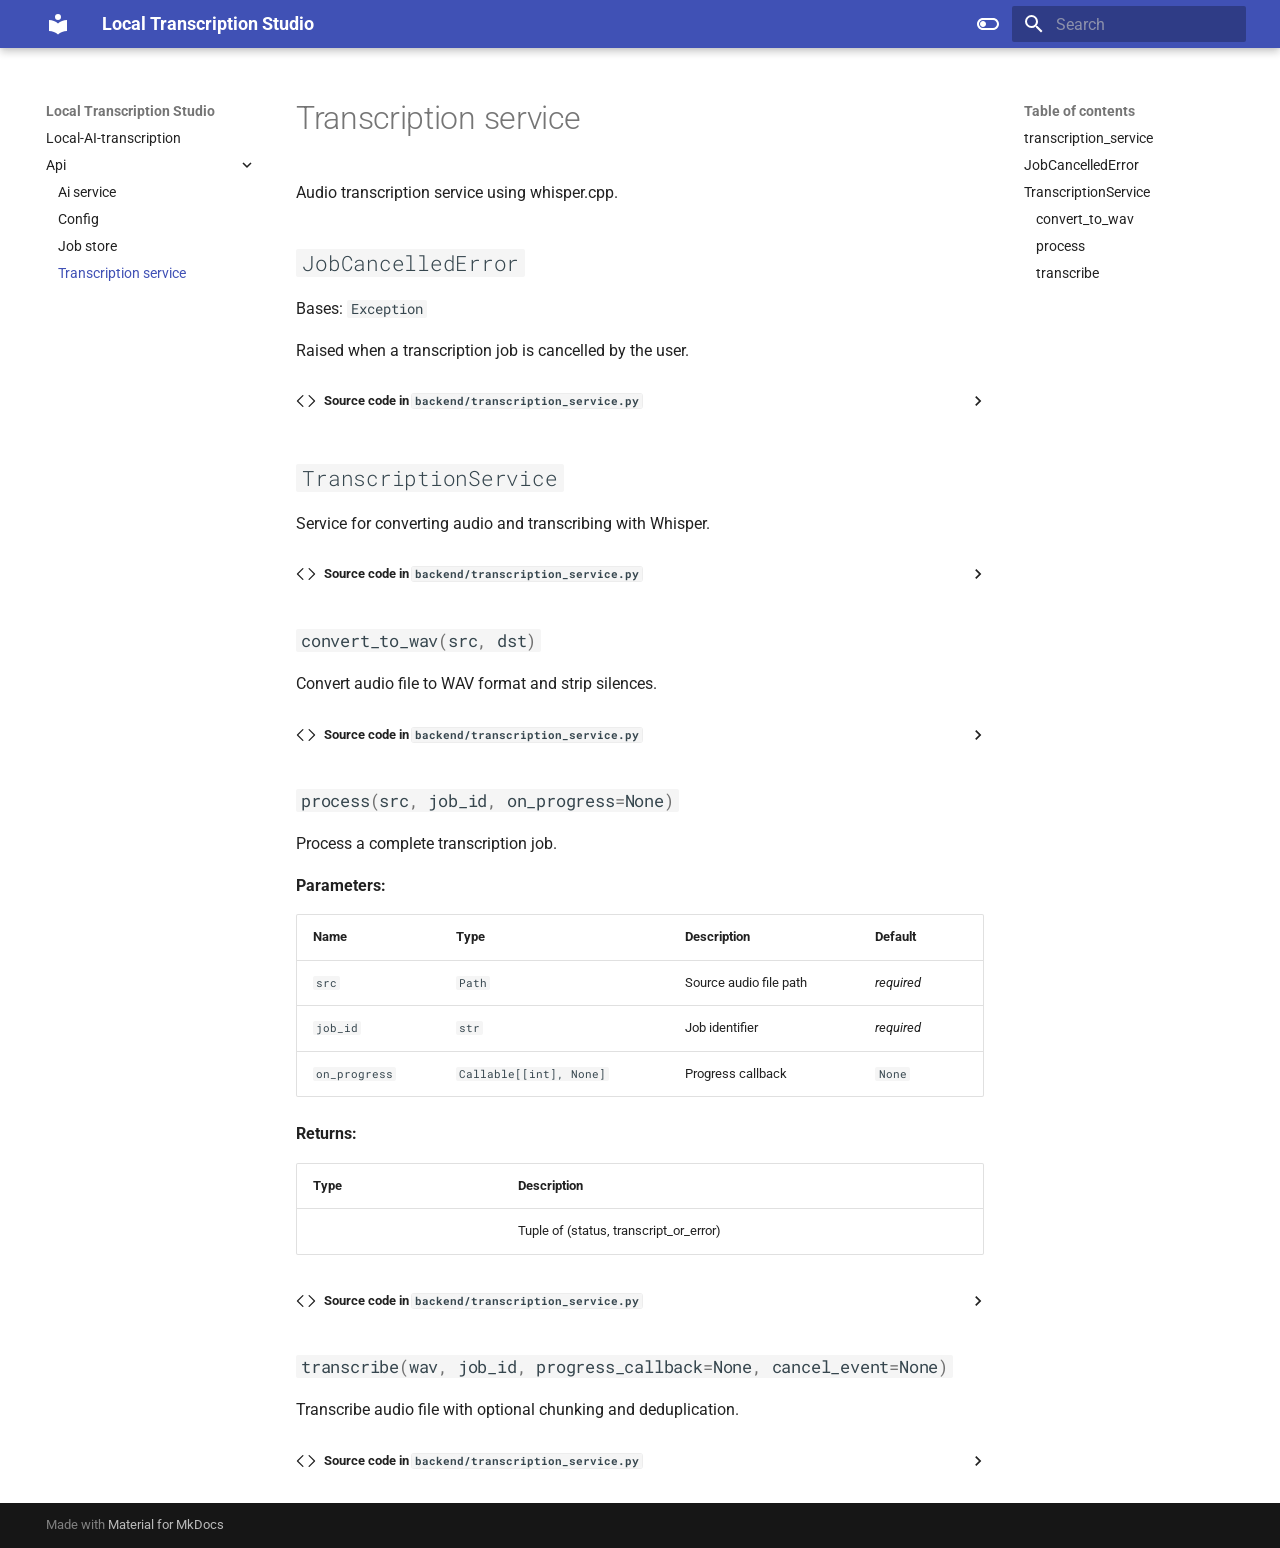
<file: api/transcription_service/index.html>
<!doctype html>
<html lang="en" class="no-js">
  <head>
    
      <meta charset="utf-8">
      <meta name="viewport" content="width=device-width,initial-scale=1">
      
      
      
      
        <link rel="prev" href="../job_store/">
      
      
      
        
      
      
      <link rel="icon" href="../../assets/images/favicon.png">
      <meta name="generator" content="mkdocs-1.6.1, mkdocs-material-9.7.6">
    
    
      
        <title>Transcription service - Local Transcription Studio</title>
      
    
    
      <link rel="stylesheet" href="../../assets/stylesheets/main.484c7ddc.min.css">
      
        
        <link rel="stylesheet" href="../../assets/stylesheets/palette.ab4e12ef.min.css">
      
      


    
    
      
    
    
      
        
        
        <link rel="preconnect" href="https://fonts.gstatic.com" crossorigin>
        <link rel="stylesheet" href="https://fonts.googleapis.com/css?family=Roboto:300,300i,400,400i,700,700i%7CRoboto+Mono:400,400i,700,700i&display=fallback">
        <style>:root{--md-text-font:"Roboto";--md-code-font:"Roboto Mono"}</style>
      
    
    
      <link rel="stylesheet" href="../../assets/_mkdocstrings.css">
    
    <script>__md_scope=new URL("../..",location),__md_hash=e=>[...e].reduce(((e,_)=>(e<<5)-e+_.charCodeAt(0)),0),__md_get=(e,_=localStorage,t=__md_scope)=>JSON.parse(_.getItem(t.pathname+"."+e)),__md_set=(e,_,t=localStorage,a=__md_scope)=>{try{t.setItem(a.pathname+"."+e,JSON.stringify(_))}catch(e){}}</script>
    
      

    
    
  </head>
  
  
    
    
      
    
    
    
    
    <body dir="ltr" data-md-color-scheme="default" data-md-color-primary="indigo" data-md-color-accent="indigo">
  
    
    <input class="md-toggle" data-md-toggle="drawer" type="checkbox" id="__drawer" autocomplete="off">
    <input class="md-toggle" data-md-toggle="search" type="checkbox" id="__search" autocomplete="off">
    <label class="md-overlay" for="__drawer"></label>
    <div data-md-component="skip">
      
        
        <a href="#backend.transcription_service" class="md-skip">
          Skip to content
        </a>
      
    </div>
    <div data-md-component="announce">
      
    </div>
    
    
      

  

<header class="md-header md-header--shadow" data-md-component="header">
  <nav class="md-header__inner md-grid" aria-label="Header">
    <a href="../.." title="Local Transcription Studio" class="md-header__button md-logo" aria-label="Local Transcription Studio" data-md-component="logo">
      
  
  <svg xmlns="http://www.w3.org/2000/svg" viewBox="0 0 24 24"><path d="M12 8a3 3 0 0 0 3-3 3 3 0 0 0-3-3 3 3 0 0 0-3 3 3 3 0 0 0 3 3m0 3.54C9.64 9.35 6.5 8 3 8v11c3.5 0 6.64 1.35 9 3.54 2.36-2.19 5.5-3.54 9-3.54V8c-3.5 0-6.64 1.35-9 3.54"/></svg>

    </a>
    <label class="md-header__button md-icon" for="__drawer">
      
      <svg xmlns="http://www.w3.org/2000/svg" viewBox="0 0 24 24"><path d="M3 6h18v2H3zm0 5h18v2H3zm0 5h18v2H3z"/></svg>
    </label>
    <div class="md-header__title" data-md-component="header-title">
      <div class="md-header__ellipsis">
        <div class="md-header__topic">
          <span class="md-ellipsis">
            Local Transcription Studio
          </span>
        </div>
        <div class="md-header__topic" data-md-component="header-topic">
          <span class="md-ellipsis">
            
              Transcription service
            
          </span>
        </div>
      </div>
    </div>
    
      
        <form class="md-header__option" data-md-component="palette">
  
    
    
    
    <input class="md-option" data-md-color-media="(prefers-color-scheme: light)" data-md-color-scheme="default" data-md-color-primary="indigo" data-md-color-accent="indigo"  aria-label="Switch to dark mode"  type="radio" name="__palette" id="__palette_0">
    
      <label class="md-header__button md-icon" title="Switch to dark mode" for="__palette_1" hidden>
        <svg xmlns="http://www.w3.org/2000/svg" viewBox="0 0 24 24"><path d="M17 6H7c-3.31 0-6 2.69-6 6s2.69 6 6 6h10c3.31 0 6-2.69 6-6s-2.69-6-6-6m0 10H7c-2.21 0-4-1.79-4-4s1.79-4 4-4h10c2.21 0 4 1.79 4 4s-1.79 4-4 4M7 9c-1.66 0-3 1.34-3 3s1.34 3 3 3 3-1.34 3-3-1.34-3-3-3"/></svg>
      </label>
    
  
    
    
    
    <input class="md-option" data-md-color-media="(prefers-color-scheme: dark)" data-md-color-scheme="slate" data-md-color-primary="indigo" data-md-color-accent="indigo"  aria-label="Switch to light mode"  type="radio" name="__palette" id="__palette_1">
    
      <label class="md-header__button md-icon" title="Switch to light mode" for="__palette_0" hidden>
        <svg xmlns="http://www.w3.org/2000/svg" viewBox="0 0 24 24"><path d="M17 7H7a5 5 0 0 0-5 5 5 5 0 0 0 5 5h10a5 5 0 0 0 5-5 5 5 0 0 0-5-5m0 8a3 3 0 0 1-3-3 3 3 0 0 1 3-3 3 3 0 0 1 3 3 3 3 0 0 1-3 3"/></svg>
      </label>
    
  
</form>
      
    
    
      <script>var palette=__md_get("__palette");if(palette&&palette.color){if("(prefers-color-scheme)"===palette.color.media){var media=matchMedia("(prefers-color-scheme: light)"),input=document.querySelector(media.matches?"[data-md-color-media='(prefers-color-scheme: light)']":"[data-md-color-media='(prefers-color-scheme: dark)']");palette.color.media=input.getAttribute("data-md-color-media"),palette.color.scheme=input.getAttribute("data-md-color-scheme"),palette.color.primary=input.getAttribute("data-md-color-primary"),palette.color.accent=input.getAttribute("data-md-color-accent")}for(var[key,value]of Object.entries(palette.color))document.body.setAttribute("data-md-color-"+key,value)}</script>
    
    
    
      
      
        <label class="md-header__button md-icon" for="__search">
          
          <svg xmlns="http://www.w3.org/2000/svg" viewBox="0 0 24 24"><path d="M9.5 3A6.5 6.5 0 0 1 16 9.5c0 1.61-.59 3.09-1.56 4.23l.27.27h.79l5 5-1.5 1.5-5-5v-.79l-.27-.27A6.52 6.52 0 0 1 9.5 16 6.5 6.5 0 0 1 3 9.5 6.5 6.5 0 0 1 9.5 3m0 2C7 5 5 7 5 9.5S7 14 9.5 14 14 12 14 9.5 12 5 9.5 5"/></svg>
        </label>
        <div class="md-search" data-md-component="search" role="dialog">
  <label class="md-search__overlay" for="__search"></label>
  <div class="md-search__inner" role="search">
    <form class="md-search__form" name="search">
      <input type="text" class="md-search__input" name="query" aria-label="Search" placeholder="Search" autocapitalize="off" autocorrect="off" autocomplete="off" spellcheck="false" data-md-component="search-query" required>
      <label class="md-search__icon md-icon" for="__search">
        
        <svg xmlns="http://www.w3.org/2000/svg" viewBox="0 0 24 24"><path d="M9.5 3A6.5 6.5 0 0 1 16 9.5c0 1.61-.59 3.09-1.56 4.23l.27.27h.79l5 5-1.5 1.5-5-5v-.79l-.27-.27A6.52 6.52 0 0 1 9.5 16 6.5 6.5 0 0 1 3 9.5 6.5 6.5 0 0 1 9.5 3m0 2C7 5 5 7 5 9.5S7 14 9.5 14 14 12 14 9.5 12 5 9.5 5"/></svg>
        
        <svg xmlns="http://www.w3.org/2000/svg" viewBox="0 0 24 24"><path d="M20 11v2H8l5.5 5.5-1.42 1.42L4.16 12l7.92-7.92L13.5 5.5 8 11z"/></svg>
      </label>
      <nav class="md-search__options" aria-label="Search">
        
        <button type="reset" class="md-search__icon md-icon" title="Clear" aria-label="Clear" tabindex="-1">
          
          <svg xmlns="http://www.w3.org/2000/svg" viewBox="0 0 24 24"><path d="M19 6.41 17.59 5 12 10.59 6.41 5 5 6.41 10.59 12 5 17.59 6.41 19 12 13.41 17.59 19 19 17.59 13.41 12z"/></svg>
        </button>
      </nav>
      
    </form>
    <div class="md-search__output">
      <div class="md-search__scrollwrap" tabindex="0" data-md-scrollfix>
        <div class="md-search-result" data-md-component="search-result">
          <div class="md-search-result__meta">
            Initializing search
          </div>
          <ol class="md-search-result__list" role="presentation"></ol>
        </div>
      </div>
    </div>
  </div>
</div>
      
    
    
  </nav>
  
</header>
    
    <div class="md-container" data-md-component="container">
      
      
        
          
        
      
      <main class="md-main" data-md-component="main">
        <div class="md-main__inner md-grid">
          
            
              
              <div class="md-sidebar md-sidebar--primary" data-md-component="sidebar" data-md-type="navigation" >
                <div class="md-sidebar__scrollwrap">
                  <div class="md-sidebar__inner">
                    



<nav class="md-nav md-nav--primary" aria-label="Navigation" data-md-level="0">
  <label class="md-nav__title" for="__drawer">
    <a href="../.." title="Local Transcription Studio" class="md-nav__button md-logo" aria-label="Local Transcription Studio" data-md-component="logo">
      
  
  <svg xmlns="http://www.w3.org/2000/svg" viewBox="0 0 24 24"><path d="M12 8a3 3 0 0 0 3-3 3 3 0 0 0-3-3 3 3 0 0 0-3 3 3 3 0 0 0 3 3m0 3.54C9.64 9.35 6.5 8 3 8v11c3.5 0 6.64 1.35 9 3.54 2.36-2.19 5.5-3.54 9-3.54V8c-3.5 0-6.64 1.35-9 3.54"/></svg>

    </a>
    Local Transcription Studio
  </label>
  
  <ul class="md-nav__list" data-md-scrollfix>
    
      
      
  
  
  
  
    <li class="md-nav__item">
      <a href="../.." class="md-nav__link">
        
  
  
  <span class="md-ellipsis">
    
  
    Local-AI-transcription
  

    
  </span>
  
  

      </a>
    </li>
  

    
      
      
  
  
    
  
  
  
    
    
    
    
    
    <li class="md-nav__item md-nav__item--active md-nav__item--nested">
      
        
        
        <input class="md-nav__toggle md-toggle " type="checkbox" id="__nav_2" checked>
        
          
          <label class="md-nav__link" for="__nav_2" id="__nav_2_label" tabindex="0">
            
  
  
  <span class="md-ellipsis">
    
  
    Api
  

    
  </span>
  
  

            <span class="md-nav__icon md-icon"></span>
          </label>
        
        <nav class="md-nav" data-md-level="1" aria-labelledby="__nav_2_label" aria-expanded="true">
          <label class="md-nav__title" for="__nav_2">
            <span class="md-nav__icon md-icon"></span>
            
  
    Api
  

          </label>
          <ul class="md-nav__list" data-md-scrollfix>
            
              
                
  
  
  
  
    <li class="md-nav__item">
      <a href="../ai_service/" class="md-nav__link">
        
  
  
  <span class="md-ellipsis">
    
  
    Ai service
  

    
  </span>
  
  

      </a>
    </li>
  

              
            
              
                
  
  
  
  
    <li class="md-nav__item">
      <a href="../config/" class="md-nav__link">
        
  
  
  <span class="md-ellipsis">
    
  
    Config
  

    
  </span>
  
  

      </a>
    </li>
  

              
            
              
                
  
  
  
  
    <li class="md-nav__item">
      <a href="../job_store/" class="md-nav__link">
        
  
  
  <span class="md-ellipsis">
    
  
    Job store
  

    
  </span>
  
  

      </a>
    </li>
  

              
            
              
                
  
  
    
  
  
  
    <li class="md-nav__item md-nav__item--active">
      
      <input class="md-nav__toggle md-toggle" type="checkbox" id="__toc">
      
      
      
        <label class="md-nav__link md-nav__link--active" for="__toc">
          
  
  
  <span class="md-ellipsis">
    
  
    Transcription service
  

    
  </span>
  
  

          <span class="md-nav__icon md-icon"></span>
        </label>
      
      <a href="./" class="md-nav__link md-nav__link--active">
        
  
  
  <span class="md-ellipsis">
    
  
    Transcription service
  

    
  </span>
  
  

      </a>
      
        

<nav class="md-nav md-nav--secondary" aria-label="Table of contents">
  
  
  
  
    <label class="md-nav__title" for="__toc">
      <span class="md-nav__icon md-icon"></span>
      Table of contents
    </label>
    <ul class="md-nav__list" data-md-component="toc" data-md-scrollfix>
      
        <li class="md-nav__item">
  <a href="#backend.transcription_service" class="md-nav__link">
    <span class="md-ellipsis">
      
        transcription_service
      
    </span>
  </a>
  
</li>
      
        <li class="md-nav__item">
  <a href="#backend.transcription_service.JobCancelledError" class="md-nav__link">
    <span class="md-ellipsis">
      
        JobCancelledError
      
    </span>
  </a>
  
</li>
      
        <li class="md-nav__item">
  <a href="#backend.transcription_service.TranscriptionService" class="md-nav__link">
    <span class="md-ellipsis">
      
        TranscriptionService
      
    </span>
  </a>
  
    <nav class="md-nav" aria-label="TranscriptionService">
      <ul class="md-nav__list">
        
          <li class="md-nav__item">
  <a href="#backend.transcription_service.TranscriptionService.convert_to_wav" class="md-nav__link">
    <span class="md-ellipsis">
      
        convert_to_wav
      
    </span>
  </a>
  
</li>
        
          <li class="md-nav__item">
  <a href="#backend.transcription_service.TranscriptionService.process" class="md-nav__link">
    <span class="md-ellipsis">
      
        process
      
    </span>
  </a>
  
</li>
        
          <li class="md-nav__item">
  <a href="#backend.transcription_service.TranscriptionService.transcribe" class="md-nav__link">
    <span class="md-ellipsis">
      
        transcribe
      
    </span>
  </a>
  
</li>
        
      </ul>
    </nav>
  
</li>
      
    </ul>
  
</nav>
      
    </li>
  

              
            
          </ul>
        </nav>
      
    </li>
  

    
  </ul>
</nav>
                  </div>
                </div>
              </div>
            
            
              
              <div class="md-sidebar md-sidebar--secondary" data-md-component="sidebar" data-md-type="toc" >
                <div class="md-sidebar__scrollwrap">
                  <div class="md-sidebar__inner">
                    

<nav class="md-nav md-nav--secondary" aria-label="Table of contents">
  
  
  
  
    <label class="md-nav__title" for="__toc">
      <span class="md-nav__icon md-icon"></span>
      Table of contents
    </label>
    <ul class="md-nav__list" data-md-component="toc" data-md-scrollfix>
      
        <li class="md-nav__item">
  <a href="#backend.transcription_service" class="md-nav__link">
    <span class="md-ellipsis">
      
        transcription_service
      
    </span>
  </a>
  
</li>
      
        <li class="md-nav__item">
  <a href="#backend.transcription_service.JobCancelledError" class="md-nav__link">
    <span class="md-ellipsis">
      
        JobCancelledError
      
    </span>
  </a>
  
</li>
      
        <li class="md-nav__item">
  <a href="#backend.transcription_service.TranscriptionService" class="md-nav__link">
    <span class="md-ellipsis">
      
        TranscriptionService
      
    </span>
  </a>
  
    <nav class="md-nav" aria-label="TranscriptionService">
      <ul class="md-nav__list">
        
          <li class="md-nav__item">
  <a href="#backend.transcription_service.TranscriptionService.convert_to_wav" class="md-nav__link">
    <span class="md-ellipsis">
      
        convert_to_wav
      
    </span>
  </a>
  
</li>
        
          <li class="md-nav__item">
  <a href="#backend.transcription_service.TranscriptionService.process" class="md-nav__link">
    <span class="md-ellipsis">
      
        process
      
    </span>
  </a>
  
</li>
        
          <li class="md-nav__item">
  <a href="#backend.transcription_service.TranscriptionService.transcribe" class="md-nav__link">
    <span class="md-ellipsis">
      
        transcribe
      
    </span>
  </a>
  
</li>
        
      </ul>
    </nav>
  
</li>
      
    </ul>
  
</nav>
                  </div>
                </div>
              </div>
            
          
          
            <div class="md-content" data-md-component="content">
              
              <article class="md-content__inner md-typeset">
                
                  



  <h1>Transcription service</h1>

<div class="doc doc-object doc-module">



<a id="backend.transcription_service"></a>
    <div class="doc doc-contents first">

        <p>Audio transcription service using whisper.cpp.</p>










<div class="doc doc-children">









<div class="doc doc-object doc-class">



<h2 id="backend.transcription_service.JobCancelledError" class="doc doc-heading">
            <code>JobCancelledError</code>


<a href="#backend.transcription_service.JobCancelledError" class="headerlink" title="Permanent link">&para;</a></h2>


    <div class="doc doc-contents ">
            <p class="doc doc-class-bases">
              Bases: <code><span title="Exception">Exception</span></code></p>



        <p>Raised when a transcription job is cancelled by the user.</p>








              <details class="mkdocstrings-source">
                <summary>Source code in <code>backend/transcription_service.py</code></summary>
                <div class="highlight"><table class="highlighttable"><tr><td class="linenos"><div class="linenodiv"><pre><span></span><span class="normal">13</span>
<span class="normal">14</span></pre></div></td><td class="code"><div><pre><span></span><code><span class="k">class</span><span class="w"> </span><span class="nc">JobCancelledError</span><span class="p">(</span><span class="ne">Exception</span><span class="p">):</span>
<span class="w">    </span><span class="sd">&quot;&quot;&quot;Raised when a transcription job is cancelled by the user.&quot;&quot;&quot;</span>
</code></pre></div></td></tr></table></div>
              </details>

    </div>

</div>

<div class="doc doc-object doc-class">



<h2 id="backend.transcription_service.TranscriptionService" class="doc doc-heading">
            <code>TranscriptionService</code>


<a href="#backend.transcription_service.TranscriptionService" class="headerlink" title="Permanent link">&para;</a></h2>


    <div class="doc doc-contents ">



        <p>Service for converting audio and transcribing with Whisper.</p>








              <details class="mkdocstrings-source">
                <summary>Source code in <code>backend/transcription_service.py</code></summary>
                <div class="highlight"><table class="highlighttable"><tr><td class="linenos"><div class="linenodiv"><pre><span></span><span class="normal"> 17</span>
<span class="normal"> 18</span>
<span class="normal"> 19</span>
<span class="normal"> 20</span>
<span class="normal"> 21</span>
<span class="normal"> 22</span>
<span class="normal"> 23</span>
<span class="normal"> 24</span>
<span class="normal"> 25</span>
<span class="normal"> 26</span>
<span class="normal"> 27</span>
<span class="normal"> 28</span>
<span class="normal"> 29</span>
<span class="normal"> 30</span>
<span class="normal"> 31</span>
<span class="normal"> 32</span>
<span class="normal"> 33</span>
<span class="normal"> 34</span>
<span class="normal"> 35</span>
<span class="normal"> 36</span>
<span class="normal"> 37</span>
<span class="normal"> 38</span>
<span class="normal"> 39</span>
<span class="normal"> 40</span>
<span class="normal"> 41</span>
<span class="normal"> 42</span>
<span class="normal"> 43</span>
<span class="normal"> 44</span>
<span class="normal"> 45</span>
<span class="normal"> 46</span>
<span class="normal"> 47</span>
<span class="normal"> 48</span>
<span class="normal"> 49</span>
<span class="normal"> 50</span>
<span class="normal"> 51</span>
<span class="normal"> 52</span>
<span class="normal"> 53</span>
<span class="normal"> 54</span>
<span class="normal"> 55</span>
<span class="normal"> 56</span>
<span class="normal"> 57</span>
<span class="normal"> 58</span>
<span class="normal"> 59</span>
<span class="normal"> 60</span>
<span class="normal"> 61</span>
<span class="normal"> 62</span>
<span class="normal"> 63</span>
<span class="normal"> 64</span>
<span class="normal"> 65</span>
<span class="normal"> 66</span>
<span class="normal"> 67</span>
<span class="normal"> 68</span>
<span class="normal"> 69</span>
<span class="normal"> 70</span>
<span class="normal"> 71</span>
<span class="normal"> 72</span>
<span class="normal"> 73</span>
<span class="normal"> 74</span>
<span class="normal"> 75</span>
<span class="normal"> 76</span>
<span class="normal"> 77</span>
<span class="normal"> 78</span>
<span class="normal"> 79</span>
<span class="normal"> 80</span>
<span class="normal"> 81</span>
<span class="normal"> 82</span>
<span class="normal"> 83</span>
<span class="normal"> 84</span>
<span class="normal"> 85</span>
<span class="normal"> 86</span>
<span class="normal"> 87</span>
<span class="normal"> 88</span>
<span class="normal"> 89</span>
<span class="normal"> 90</span>
<span class="normal"> 91</span>
<span class="normal"> 92</span>
<span class="normal"> 93</span>
<span class="normal"> 94</span>
<span class="normal"> 95</span>
<span class="normal"> 96</span>
<span class="normal"> 97</span>
<span class="normal"> 98</span>
<span class="normal"> 99</span>
<span class="normal">100</span>
<span class="normal">101</span>
<span class="normal">102</span>
<span class="normal">103</span>
<span class="normal">104</span>
<span class="normal">105</span>
<span class="normal">106</span>
<span class="normal">107</span>
<span class="normal">108</span>
<span class="normal">109</span>
<span class="normal">110</span>
<span class="normal">111</span>
<span class="normal">112</span>
<span class="normal">113</span>
<span class="normal">114</span>
<span class="normal">115</span>
<span class="normal">116</span>
<span class="normal">117</span>
<span class="normal">118</span>
<span class="normal">119</span>
<span class="normal">120</span>
<span class="normal">121</span>
<span class="normal">122</span>
<span class="normal">123</span>
<span class="normal">124</span>
<span class="normal">125</span>
<span class="normal">126</span>
<span class="normal">127</span>
<span class="normal">128</span>
<span class="normal">129</span>
<span class="normal">130</span>
<span class="normal">131</span>
<span class="normal">132</span>
<span class="normal">133</span>
<span class="normal">134</span>
<span class="normal">135</span>
<span class="normal">136</span>
<span class="normal">137</span>
<span class="normal">138</span>
<span class="normal">139</span>
<span class="normal">140</span>
<span class="normal">141</span>
<span class="normal">142</span>
<span class="normal">143</span>
<span class="normal">144</span>
<span class="normal">145</span>
<span class="normal">146</span>
<span class="normal">147</span>
<span class="normal">148</span>
<span class="normal">149</span>
<span class="normal">150</span>
<span class="normal">151</span>
<span class="normal">152</span>
<span class="normal">153</span>
<span class="normal">154</span>
<span class="normal">155</span>
<span class="normal">156</span>
<span class="normal">157</span>
<span class="normal">158</span>
<span class="normal">159</span>
<span class="normal">160</span>
<span class="normal">161</span>
<span class="normal">162</span>
<span class="normal">163</span>
<span class="normal">164</span>
<span class="normal">165</span>
<span class="normal">166</span>
<span class="normal">167</span>
<span class="normal">168</span>
<span class="normal">169</span>
<span class="normal">170</span>
<span class="normal">171</span>
<span class="normal">172</span>
<span class="normal">173</span>
<span class="normal">174</span>
<span class="normal">175</span>
<span class="normal">176</span>
<span class="normal">177</span>
<span class="normal">178</span>
<span class="normal">179</span>
<span class="normal">180</span>
<span class="normal">181</span>
<span class="normal">182</span>
<span class="normal">183</span>
<span class="normal">184</span>
<span class="normal">185</span>
<span class="normal">186</span>
<span class="normal">187</span>
<span class="normal">188</span>
<span class="normal">189</span>
<span class="normal">190</span>
<span class="normal">191</span>
<span class="normal">192</span>
<span class="normal">193</span>
<span class="normal">194</span>
<span class="normal">195</span>
<span class="normal">196</span>
<span class="normal">197</span>
<span class="normal">198</span>
<span class="normal">199</span>
<span class="normal">200</span>
<span class="normal">201</span>
<span class="normal">202</span>
<span class="normal">203</span>
<span class="normal">204</span>
<span class="normal">205</span>
<span class="normal">206</span>
<span class="normal">207</span>
<span class="normal">208</span>
<span class="normal">209</span>
<span class="normal">210</span>
<span class="normal">211</span>
<span class="normal">212</span>
<span class="normal">213</span>
<span class="normal">214</span>
<span class="normal">215</span>
<span class="normal">216</span>
<span class="normal">217</span>
<span class="normal">218</span>
<span class="normal">219</span>
<span class="normal">220</span>
<span class="normal">221</span>
<span class="normal">222</span>
<span class="normal">223</span>
<span class="normal">224</span>
<span class="normal">225</span>
<span class="normal">226</span>
<span class="normal">227</span>
<span class="normal">228</span>
<span class="normal">229</span>
<span class="normal">230</span>
<span class="normal">231</span>
<span class="normal">232</span>
<span class="normal">233</span>
<span class="normal">234</span>
<span class="normal">235</span>
<span class="normal">236</span>
<span class="normal">237</span>
<span class="normal">238</span>
<span class="normal">239</span>
<span class="normal">240</span>
<span class="normal">241</span>
<span class="normal">242</span>
<span class="normal">243</span>
<span class="normal">244</span>
<span class="normal">245</span>
<span class="normal">246</span>
<span class="normal">247</span>
<span class="normal">248</span>
<span class="normal">249</span>
<span class="normal">250</span>
<span class="normal">251</span>
<span class="normal">252</span>
<span class="normal">253</span>
<span class="normal">254</span>
<span class="normal">255</span>
<span class="normal">256</span>
<span class="normal">257</span>
<span class="normal">258</span>
<span class="normal">259</span>
<span class="normal">260</span>
<span class="normal">261</span>
<span class="normal">262</span>
<span class="normal">263</span>
<span class="normal">264</span>
<span class="normal">265</span>
<span class="normal">266</span>
<span class="normal">267</span>
<span class="normal">268</span>
<span class="normal">269</span>
<span class="normal">270</span>
<span class="normal">271</span>
<span class="normal">272</span>
<span class="normal">273</span>
<span class="normal">274</span>
<span class="normal">275</span>
<span class="normal">276</span>
<span class="normal">277</span>
<span class="normal">278</span>
<span class="normal">279</span>
<span class="normal">280</span>
<span class="normal">281</span>
<span class="normal">282</span>
<span class="normal">283</span>
<span class="normal">284</span>
<span class="normal">285</span>
<span class="normal">286</span>
<span class="normal">287</span>
<span class="normal">288</span>
<span class="normal">289</span>
<span class="normal">290</span>
<span class="normal">291</span>
<span class="normal">292</span>
<span class="normal">293</span>
<span class="normal">294</span>
<span class="normal">295</span>
<span class="normal">296</span>
<span class="normal">297</span>
<span class="normal">298</span>
<span class="normal">299</span>
<span class="normal">300</span>
<span class="normal">301</span>
<span class="normal">302</span>
<span class="normal">303</span>
<span class="normal">304</span>
<span class="normal">305</span>
<span class="normal">306</span>
<span class="normal">307</span>
<span class="normal">308</span>
<span class="normal">309</span>
<span class="normal">310</span>
<span class="normal">311</span></pre></div></td><td class="code"><div><pre><span></span><code><span class="k">class</span><span class="w"> </span><span class="nc">TranscriptionService</span><span class="p">:</span>
<span class="w">    </span><span class="sd">&quot;&quot;&quot;Service for converting audio and transcribing with Whisper.&quot;&quot;&quot;</span>

    <span class="k">def</span><span class="w"> </span><span class="fm">__init__</span><span class="p">(</span><span class="bp">self</span><span class="p">,</span> <span class="n">config</span><span class="p">):</span>
        <span class="bp">self</span><span class="o">.</span><span class="n">config</span> <span class="o">=</span> <span class="n">config</span>

    <span class="k">def</span><span class="w"> </span><span class="nf">_get_duration</span><span class="p">(</span><span class="bp">self</span><span class="p">,</span> <span class="n">wav</span><span class="p">:</span> <span class="n">Path</span><span class="p">)</span> <span class="o">-&gt;</span> <span class="nb">float</span><span class="p">:</span>
<span class="w">        </span><span class="sd">&quot;&quot;&quot;Return duration of a WAV file in seconds.&quot;&quot;&quot;</span>
        <span class="k">with</span> <span class="n">wave</span><span class="o">.</span><span class="n">open</span><span class="p">(</span><span class="nb">str</span><span class="p">(</span><span class="n">wav</span><span class="p">),</span> <span class="s2">&quot;rb&quot;</span><span class="p">)</span> <span class="k">as</span> <span class="n">w</span><span class="p">:</span>
            <span class="n">frames</span> <span class="o">=</span> <span class="n">w</span><span class="o">.</span><span class="n">getnframes</span><span class="p">()</span>
            <span class="n">rate</span> <span class="o">=</span> <span class="n">w</span><span class="o">.</span><span class="n">getframerate</span><span class="p">()</span>
        <span class="k">return</span> <span class="n">frames</span> <span class="o">/</span> <span class="nb">float</span><span class="p">(</span><span class="n">rate</span><span class="p">)</span>

    <span class="k">def</span><span class="w"> </span><span class="nf">_split_wav</span><span class="p">(</span><span class="bp">self</span><span class="p">,</span> <span class="n">wav</span><span class="p">:</span> <span class="n">Path</span><span class="p">,</span> <span class="n">max_secs</span><span class="p">:</span> <span class="nb">int</span> <span class="o">=</span> <span class="mi">300</span><span class="p">)</span> <span class="o">-&gt;</span> <span class="nb">list</span><span class="p">[</span><span class="n">Path</span><span class="p">]:</span>
<span class="w">        </span><span class="sd">&quot;&quot;&quot;Split a WAV file into chunks no longer than *max_secs*.</span>

<span class="sd">        Returns a list of temporary chunk paths.  Caller is responsible for</span>
<span class="sd">        cleaning up the directory.</span>
<span class="sd">        &quot;&quot;&quot;</span>
        <span class="n">tmpdir</span> <span class="o">=</span> <span class="n">Path</span><span class="p">(</span><span class="n">tempfile</span><span class="o">.</span><span class="n">mkdtemp</span><span class="p">(</span><span class="n">prefix</span><span class="o">=</span><span class="s2">&quot;wavchunks-&quot;</span><span class="p">))</span>
        <span class="n">pattern</span> <span class="o">=</span> <span class="nb">str</span><span class="p">(</span><span class="n">tmpdir</span> <span class="o">/</span> <span class="s2">&quot;chunk</span><span class="si">%04d</span><span class="s2">.wav&quot;</span><span class="p">)</span>
        <span class="n">subprocess</span><span class="o">.</span><span class="n">check_call</span><span class="p">(</span>
            <span class="p">[</span>
                <span class="s2">&quot;ffmpeg&quot;</span><span class="p">,</span>
                <span class="s2">&quot;-y&quot;</span><span class="p">,</span>
                <span class="s2">&quot;-i&quot;</span><span class="p">,</span>
                <span class="nb">str</span><span class="p">(</span><span class="n">wav</span><span class="p">),</span>
                <span class="s2">&quot;-f&quot;</span><span class="p">,</span>
                <span class="s2">&quot;segment&quot;</span><span class="p">,</span>
                <span class="s2">&quot;-segment_time&quot;</span><span class="p">,</span>
                <span class="nb">str</span><span class="p">(</span><span class="n">max_secs</span><span class="p">),</span>
                <span class="s2">&quot;-c&quot;</span><span class="p">,</span>
                <span class="s2">&quot;copy&quot;</span><span class="p">,</span>
                <span class="n">pattern</span><span class="p">,</span>
            <span class="p">],</span>
            <span class="n">stdout</span><span class="o">=</span><span class="n">subprocess</span><span class="o">.</span><span class="n">DEVNULL</span><span class="p">,</span>
            <span class="n">stderr</span><span class="o">=</span><span class="n">subprocess</span><span class="o">.</span><span class="n">DEVNULL</span><span class="p">,</span>
        <span class="p">)</span>
        <span class="k">return</span> <span class="nb">sorted</span><span class="p">(</span><span class="n">tmpdir</span><span class="o">.</span><span class="n">glob</span><span class="p">(</span><span class="s2">&quot;chunk*.wav&quot;</span><span class="p">))</span>

    <span class="k">def</span><span class="w"> </span><span class="nf">_run_whisper</span><span class="p">(</span>
        <span class="bp">self</span><span class="p">,</span>
        <span class="n">wav</span><span class="p">:</span> <span class="n">Path</span><span class="p">,</span>
        <span class="n">out_stem</span><span class="p">:</span> <span class="nb">str</span><span class="p">,</span>
        <span class="n">progress_callback</span><span class="p">:</span> <span class="n">Callable</span><span class="p">[[</span><span class="nb">dict</span><span class="p">],</span> <span class="kc">None</span><span class="p">]</span> <span class="o">=</span> <span class="kc">None</span><span class="p">,</span>
        <span class="n">cancel_event</span><span class="p">:</span> <span class="n">Optional</span><span class="p">[</span><span class="n">threading</span><span class="o">.</span><span class="n">Event</span><span class="p">]</span> <span class="o">=</span> <span class="kc">None</span><span class="p">,</span>
    <span class="p">)</span> <span class="o">-&gt;</span> <span class="nb">str</span><span class="p">:</span>
<span class="w">        </span><span class="sd">&quot;&quot;&quot;Run whisper-cli on *wav* and return deduped text.&quot;&quot;&quot;</span>
        <span class="n">threads</span> <span class="o">=</span> <span class="nb">str</span><span class="p">(</span><span class="nb">max</span><span class="p">(</span><span class="mi">4</span><span class="p">,</span> <span class="n">os</span><span class="o">.</span><span class="n">cpu_count</span><span class="p">()</span> <span class="ow">or</span> <span class="mi">4</span><span class="p">))</span>

        <span class="n">cmd</span> <span class="o">=</span> <span class="p">[</span>
            <span class="bp">self</span><span class="o">.</span><span class="n">config</span><span class="o">.</span><span class="n">WHISPER_BIN</span><span class="p">,</span>
            <span class="s2">&quot;--model&quot;</span><span class="p">,</span>
            <span class="bp">self</span><span class="o">.</span><span class="n">config</span><span class="o">.</span><span class="n">WHISPER_MODEL</span><span class="p">,</span>
            <span class="s2">&quot;--file&quot;</span><span class="p">,</span>
            <span class="nb">str</span><span class="p">(</span><span class="n">wav</span><span class="p">),</span>
            <span class="s2">&quot;--output-txt&quot;</span><span class="p">,</span>
            <span class="s2">&quot;--output-file&quot;</span><span class="p">,</span>
            <span class="n">out_stem</span><span class="p">,</span>
            <span class="c1"># &quot;--print-progress&quot;,</span>
            <span class="s2">&quot;--threads&quot;</span><span class="p">,</span>
            <span class="n">threads</span><span class="p">,</span>
            <span class="s2">&quot;--entropy-thold&quot;</span><span class="p">,</span>
            <span class="s2">&quot;2.0&quot;</span><span class="p">,</span>
            <span class="s2">&quot;--temperature&quot;</span><span class="p">,</span>
            <span class="s2">&quot;0&quot;</span><span class="p">,</span>
        <span class="p">]</span>

        <span class="n">proc</span> <span class="o">=</span> <span class="n">subprocess</span><span class="o">.</span><span class="n">Popen</span><span class="p">(</span>
            <span class="n">cmd</span><span class="p">,</span> <span class="n">stdout</span><span class="o">=</span><span class="n">subprocess</span><span class="o">.</span><span class="n">PIPE</span><span class="p">,</span> <span class="n">stderr</span><span class="o">=</span><span class="n">subprocess</span><span class="o">.</span><span class="n">STDOUT</span><span class="p">,</span> <span class="n">text</span><span class="o">=</span><span class="kc">True</span><span class="p">,</span> <span class="n">bufsize</span><span class="o">=</span><span class="mi">1</span>
        <span class="p">)</span>

        <span class="n">last_pct</span> <span class="o">=</span> <span class="o">-</span><span class="mi">1</span>
        <span class="n">last_segment</span> <span class="o">=</span> <span class="s2">&quot;&quot;</span>

        <span class="k">for</span> <span class="n">line</span> <span class="ow">in</span> <span class="n">proc</span><span class="o">.</span><span class="n">stdout</span><span class="p">:</span>
            <span class="n">line</span> <span class="o">=</span> <span class="n">line</span><span class="o">.</span><span class="n">strip</span><span class="p">()</span>
            <span class="k">if</span> <span class="ow">not</span> <span class="n">line</span><span class="p">:</span>
                <span class="k">continue</span>
            <span class="k">if</span> <span class="n">cancel_event</span> <span class="ow">and</span> <span class="n">cancel_event</span><span class="o">.</span><span class="n">is_set</span><span class="p">():</span>
                <span class="k">try</span><span class="p">:</span>
                    <span class="n">proc</span><span class="o">.</span><span class="n">terminate</span><span class="p">()</span>
                <span class="k">except</span> <span class="ne">Exception</span><span class="p">:</span>
                    <span class="k">pass</span>
                <span class="n">proc</span><span class="o">.</span><span class="n">wait</span><span class="p">()</span>
                <span class="k">raise</span> <span class="n">JobCancelledError</span><span class="p">(</span><span class="s2">&quot;cancelled&quot;</span><span class="p">)</span>

            <span class="nb">print</span><span class="p">(</span><span class="sa">f</span><span class="s2">&quot;[whisper] </span><span class="si">{</span><span class="n">line</span><span class="si">}</span><span class="s2">&quot;</span><span class="p">)</span>

            <span class="k">if</span> <span class="s2">&quot;progress =&quot;</span> <span class="ow">in</span> <span class="n">line</span><span class="p">:</span>
                <span class="k">try</span><span class="p">:</span>
                    <span class="n">pct_str</span> <span class="o">=</span> <span class="n">line</span><span class="o">.</span><span class="n">split</span><span class="p">(</span><span class="s2">&quot;=&quot;</span><span class="p">)[</span><span class="o">-</span><span class="mi">1</span><span class="p">]</span><span class="o">.</span><span class="n">replace</span><span class="p">(</span><span class="s2">&quot;%&quot;</span><span class="p">,</span> <span class="s2">&quot;&quot;</span><span class="p">)</span><span class="o">.</span><span class="n">strip</span><span class="p">()</span>
                    <span class="n">pct</span> <span class="o">=</span> <span class="nb">int</span><span class="p">(</span><span class="nb">float</span><span class="p">(</span><span class="n">pct_str</span><span class="p">))</span>
                    <span class="k">if</span> <span class="n">pct</span> <span class="o">&gt;</span> <span class="n">last_pct</span> <span class="ow">and</span> <span class="n">progress_callback</span><span class="p">:</span>
                        <span class="n">last_pct</span> <span class="o">=</span> <span class="n">pct</span>
                        <span class="n">progress_callback</span><span class="p">(</span>
                            <span class="p">{</span>
                                <span class="s2">&quot;stage&quot;</span><span class="p">:</span> <span class="s2">&quot;transcribing&quot;</span><span class="p">,</span>
                                <span class="s2">&quot;pct&quot;</span><span class="p">:</span> <span class="mi">30</span> <span class="o">+</span> <span class="nb">int</span><span class="p">(</span><span class="n">pct</span> <span class="o">*</span> <span class="mf">0.65</span><span class="p">),</span>
                                <span class="s2">&quot;message&quot;</span><span class="p">:</span> <span class="sa">f</span><span class="s2">&quot;Transcribing... </span><span class="si">{</span><span class="n">pct</span><span class="si">}</span><span class="s2">%&quot;</span><span class="p">,</span>
                            <span class="p">}</span>
                        <span class="p">)</span>
                <span class="k">except</span> <span class="p">(</span><span class="ne">ValueError</span><span class="p">,</span> <span class="ne">IndexError</span><span class="p">):</span>
                    <span class="k">pass</span>
            <span class="k">elif</span> <span class="s2">&quot;--&gt;&quot;</span> <span class="ow">in</span> <span class="n">line</span> <span class="ow">and</span> <span class="s2">&quot;]&quot;</span> <span class="ow">in</span> <span class="n">line</span><span class="p">:</span>
                <span class="k">try</span><span class="p">:</span>
                    <span class="n">text_part</span> <span class="o">=</span> <span class="n">line</span><span class="o">.</span><span class="n">split</span><span class="p">(</span><span class="s2">&quot;]&quot;</span><span class="p">)[</span><span class="o">-</span><span class="mi">1</span><span class="p">]</span><span class="o">.</span><span class="n">strip</span><span class="p">()</span>
                    <span class="k">if</span> <span class="n">text_part</span> <span class="ow">and</span> <span class="n">progress_callback</span> <span class="ow">and</span> <span class="n">text_part</span> <span class="o">!=</span> <span class="n">last_segment</span><span class="p">:</span>
                        <span class="n">last_segment</span> <span class="o">=</span> <span class="n">text_part</span>
                        <span class="n">progress_callback</span><span class="p">(</span>
                            <span class="p">{</span>
                                <span class="s2">&quot;stage&quot;</span><span class="p">:</span> <span class="s2">&quot;transcribing&quot;</span><span class="p">,</span>
                                <span class="s2">&quot;pct&quot;</span><span class="p">:</span> <span class="mi">30</span> <span class="o">+</span> <span class="nb">int</span><span class="p">(</span><span class="nb">max</span><span class="p">(</span><span class="mi">0</span><span class="p">,</span> <span class="n">last_pct</span><span class="p">)</span> <span class="o">*</span> <span class="mf">0.65</span><span class="p">),</span>
                                <span class="s2">&quot;text_segment&quot;</span><span class="p">:</span> <span class="n">text_part</span><span class="p">,</span>
                            <span class="p">}</span>
                        <span class="p">)</span>
                <span class="k">except</span> <span class="ne">Exception</span><span class="p">:</span>
                    <span class="k">pass</span>

        <span class="n">proc</span><span class="o">.</span><span class="n">wait</span><span class="p">()</span>
        <span class="k">if</span> <span class="n">proc</span><span class="o">.</span><span class="n">returncode</span> <span class="o">!=</span> <span class="mi">0</span><span class="p">:</span>
            <span class="k">raise</span> <span class="ne">RuntimeError</span><span class="p">(</span><span class="sa">f</span><span class="s2">&quot;whisper-cli exited with code </span><span class="si">{</span><span class="n">proc</span><span class="o">.</span><span class="n">returncode</span><span class="si">}</span><span class="s2">&quot;</span><span class="p">)</span>

        <span class="n">txt_path</span> <span class="o">=</span> <span class="n">Path</span><span class="p">(</span><span class="n">out_stem</span> <span class="o">+</span> <span class="s2">&quot;.txt&quot;</span><span class="p">)</span>
        <span class="k">if</span> <span class="ow">not</span> <span class="n">txt_path</span><span class="o">.</span><span class="n">exists</span><span class="p">():</span>
            <span class="k">raise</span> <span class="ne">RuntimeError</span><span class="p">(</span><span class="s2">&quot;whisper-cli produced no output file&quot;</span><span class="p">)</span>

        <span class="n">text</span> <span class="o">=</span> <span class="n">txt_path</span><span class="o">.</span><span class="n">read_text</span><span class="p">()</span><span class="o">.</span><span class="n">strip</span><span class="p">()</span>
        <span class="n">txt_path</span><span class="o">.</span><span class="n">unlink</span><span class="p">(</span><span class="n">missing_ok</span><span class="o">=</span><span class="kc">True</span><span class="p">)</span>

        <span class="c1"># dedupe</span>
        <span class="n">lines</span> <span class="o">=</span> <span class="p">[</span><span class="n">l</span><span class="o">.</span><span class="n">strip</span><span class="p">()</span> <span class="k">for</span> <span class="n">l</span> <span class="ow">in</span> <span class="n">text</span><span class="o">.</span><span class="n">splitlines</span><span class="p">()</span> <span class="k">if</span> <span class="n">l</span><span class="o">.</span><span class="n">strip</span><span class="p">()]</span>
        <span class="n">seen</span> <span class="o">=</span> <span class="nb">set</span><span class="p">()</span>
        <span class="n">deduped</span> <span class="o">=</span> <span class="p">[]</span>
        <span class="k">for</span> <span class="n">line</span> <span class="ow">in</span> <span class="n">lines</span><span class="p">:</span>
            <span class="n">sig</span> <span class="o">=</span> <span class="n">line</span><span class="o">.</span><span class="n">lower</span><span class="p">()</span><span class="o">.</span><span class="n">replace</span><span class="p">(</span><span class="s2">&quot; &quot;</span><span class="p">,</span> <span class="s2">&quot;&quot;</span><span class="p">)</span><span class="o">.</span><span class="n">replace</span><span class="p">(</span><span class="s2">&quot;.&quot;</span><span class="p">,</span> <span class="s2">&quot;&quot;</span><span class="p">)</span><span class="o">.</span><span class="n">replace</span><span class="p">(</span><span class="s2">&quot;,&quot;</span><span class="p">,</span> <span class="s2">&quot;&quot;</span><span class="p">)</span>
            <span class="k">if</span> <span class="n">sig</span> <span class="ow">not</span> <span class="ow">in</span> <span class="n">seen</span><span class="p">:</span>
                <span class="n">seen</span><span class="o">.</span><span class="n">add</span><span class="p">(</span><span class="n">sig</span><span class="p">)</span>
                <span class="n">deduped</span><span class="o">.</span><span class="n">append</span><span class="p">(</span><span class="n">line</span><span class="p">)</span>

        <span class="k">return</span> <span class="s2">&quot; &quot;</span><span class="o">.</span><span class="n">join</span><span class="p">(</span><span class="n">deduped</span><span class="p">)</span>

    <span class="k">def</span><span class="w"> </span><span class="nf">convert_to_wav</span><span class="p">(</span><span class="bp">self</span><span class="p">,</span> <span class="n">src</span><span class="p">:</span> <span class="n">Path</span><span class="p">,</span> <span class="n">dst</span><span class="p">:</span> <span class="n">Path</span><span class="p">):</span>
<span class="w">        </span><span class="sd">&quot;&quot;&quot;Convert audio file to WAV format and strip silences.&quot;&quot;&quot;</span>
        <span class="n">result</span> <span class="o">=</span> <span class="n">subprocess</span><span class="o">.</span><span class="n">run</span><span class="p">(</span>
            <span class="p">[</span>
                <span class="s2">&quot;ffmpeg&quot;</span><span class="p">,</span>
                <span class="s2">&quot;-y&quot;</span><span class="p">,</span>
                <span class="s2">&quot;-i&quot;</span><span class="p">,</span>
                <span class="nb">str</span><span class="p">(</span><span class="n">src</span><span class="p">),</span>
                <span class="s2">&quot;-af&quot;</span><span class="p">,</span>
                <span class="s2">&quot;silenceremove=1:0:-50dB&quot;</span><span class="p">,</span>  <span class="c1"># Skip silence at start and internal pauses</span>
                <span class="s2">&quot;-ar&quot;</span><span class="p">,</span>
                <span class="s2">&quot;16000&quot;</span><span class="p">,</span>
                <span class="s2">&quot;-ac&quot;</span><span class="p">,</span>
                <span class="s2">&quot;1&quot;</span><span class="p">,</span>
                <span class="s2">&quot;-sample_fmt&quot;</span><span class="p">,</span>
                <span class="s2">&quot;s16&quot;</span><span class="p">,</span>
                <span class="s2">&quot;-f&quot;</span><span class="p">,</span>
                <span class="s2">&quot;wav&quot;</span><span class="p">,</span>
                <span class="nb">str</span><span class="p">(</span><span class="n">dst</span><span class="p">),</span>
            <span class="p">],</span>
            <span class="n">capture_output</span><span class="o">=</span><span class="kc">True</span><span class="p">,</span>
            <span class="n">text</span><span class="o">=</span><span class="kc">True</span><span class="p">,</span>
        <span class="p">)</span>
        <span class="k">if</span> <span class="n">result</span><span class="o">.</span><span class="n">returncode</span> <span class="o">!=</span> <span class="mi">0</span><span class="p">:</span>
            <span class="k">raise</span> <span class="ne">RuntimeError</span><span class="p">(</span><span class="sa">f</span><span class="s2">&quot;ffmpeg failed:</span><span class="se">\n</span><span class="si">{</span><span class="n">result</span><span class="o">.</span><span class="n">stderr</span><span class="p">[</span><span class="o">-</span><span class="mi">800</span><span class="p">:]</span><span class="si">}</span><span class="s2">&quot;</span><span class="p">)</span>

    <span class="k">def</span><span class="w"> </span><span class="nf">transcribe</span><span class="p">(</span>
        <span class="bp">self</span><span class="p">,</span>
        <span class="n">wav</span><span class="p">:</span> <span class="n">Path</span><span class="p">,</span>
        <span class="n">job_id</span><span class="p">:</span> <span class="nb">str</span><span class="p">,</span>
        <span class="n">progress_callback</span><span class="p">:</span> <span class="n">Callable</span><span class="p">[[</span><span class="nb">dict</span><span class="p">],</span> <span class="kc">None</span><span class="p">]</span> <span class="o">=</span> <span class="kc">None</span><span class="p">,</span>
        <span class="n">cancel_event</span><span class="p">:</span> <span class="n">Optional</span><span class="p">[</span><span class="n">threading</span><span class="o">.</span><span class="n">Event</span><span class="p">]</span> <span class="o">=</span> <span class="kc">None</span><span class="p">,</span>
    <span class="p">):</span>
<span class="w">        </span><span class="sd">&quot;&quot;&quot;Transcribe audio file with optional chunking and deduplication.&quot;&quot;&quot;</span>
        <span class="k">if</span> <span class="ow">not</span> <span class="bp">self</span><span class="o">.</span><span class="n">config</span><span class="o">.</span><span class="n">WHISPER_BIN</span><span class="p">:</span>
            <span class="k">raise</span> <span class="ne">RuntimeError</span><span class="p">(</span><span class="s2">&quot;whisper-cli binary not found — run ./setup.sh&quot;</span><span class="p">)</span>
        <span class="k">if</span> <span class="ow">not</span> <span class="bp">self</span><span class="o">.</span><span class="n">config</span><span class="o">.</span><span class="n">WHISPER_MODEL</span><span class="p">:</span>
            <span class="k">raise</span> <span class="ne">RuntimeError</span><span class="p">(</span><span class="s2">&quot;No Whisper model found — run ./setup.sh&quot;</span><span class="p">)</span>

        <span class="c1"># split long audio</span>
        <span class="n">duration</span> <span class="o">=</span> <span class="bp">self</span><span class="o">.</span><span class="n">_get_duration</span><span class="p">(</span><span class="n">wav</span><span class="p">)</span>
        <span class="k">if</span> <span class="n">duration</span> <span class="o">&gt;</span> <span class="nb">getattr</span><span class="p">(</span><span class="bp">self</span><span class="o">.</span><span class="n">config</span><span class="p">,</span> <span class="s2">&quot;CHUNK_THRESHOLD&quot;</span><span class="p">,</span> <span class="mi">300</span><span class="p">):</span>
            <span class="n">chunks</span> <span class="o">=</span> <span class="bp">self</span><span class="o">.</span><span class="n">_split_wav</span><span class="p">(</span><span class="n">wav</span><span class="p">,</span> <span class="n">max_secs</span><span class="o">=</span><span class="nb">getattr</span><span class="p">(</span><span class="bp">self</span><span class="o">.</span><span class="n">config</span><span class="p">,</span> <span class="s2">&quot;CHUNK_THRESHOLD&quot;</span><span class="p">,</span> <span class="mi">300</span><span class="p">))</span>
        <span class="k">else</span><span class="p">:</span>
            <span class="n">chunks</span> <span class="o">=</span> <span class="p">[</span><span class="n">wav</span><span class="p">]</span>

        <span class="n">all_texts</span> <span class="o">=</span> <span class="p">[]</span>
        <span class="n">n</span> <span class="o">=</span> <span class="nb">len</span><span class="p">(</span><span class="n">chunks</span><span class="p">)</span>
        <span class="k">try</span><span class="p">:</span>
            <span class="k">for</span> <span class="n">idx</span><span class="p">,</span> <span class="n">chunk</span> <span class="ow">in</span> <span class="nb">enumerate</span><span class="p">(</span><span class="n">chunks</span><span class="p">):</span>
                <span class="n">stem</span> <span class="o">=</span> <span class="sa">f</span><span class="s2">&quot;</span><span class="si">{</span><span class="n">job_id</span><span class="si">}</span><span class="s2">-</span><span class="si">{</span><span class="n">idx</span><span class="si">}</span><span class="s2">&quot;</span>

                <span class="c1"># wrap the incoming callback so that each chunk&#39;s percent is</span>
                <span class="c1"># scaled into the overall 30‑95 range.  the first chunk starts</span>
                <span class="c1"># at 30, the last chunk ends at 95, and intermediate chunks are</span>
                <span class="c1"># evenly spaced.  we also propagate other fields (text_segment,</span>
                <span class="c1"># message) transparently.</span>
                <span class="k">def</span><span class="w"> </span><span class="nf">make_cb</span><span class="p">(</span><span class="n">i</span><span class="p">):</span>
                    <span class="k">def</span><span class="w"> </span><span class="nf">cb</span><span class="p">(</span><span class="n">p</span><span class="p">):</span>
                        <span class="k">if</span> <span class="ow">not</span> <span class="n">progress_callback</span><span class="p">:</span>
                            <span class="k">return</span>
                        <span class="n">p2</span> <span class="o">=</span> <span class="n">p</span><span class="o">.</span><span class="n">copy</span><span class="p">()</span>
                        <span class="k">if</span> <span class="s2">&quot;pct&quot;</span> <span class="ow">in</span> <span class="n">p2</span><span class="p">:</span>
                            <span class="n">base</span> <span class="o">=</span> <span class="mi">30</span> <span class="o">+</span> <span class="nb">int</span><span class="p">(</span><span class="mi">65</span> <span class="o">*</span> <span class="n">i</span> <span class="o">/</span> <span class="n">n</span><span class="p">)</span>
                            <span class="n">span</span> <span class="o">=</span> <span class="nb">int</span><span class="p">(</span><span class="mi">65</span> <span class="o">/</span> <span class="n">n</span><span class="p">)</span>
                            <span class="n">p2</span><span class="p">[</span><span class="s2">&quot;pct&quot;</span><span class="p">]</span> <span class="o">=</span> <span class="n">base</span> <span class="o">+</span> <span class="nb">int</span><span class="p">(</span><span class="n">p2</span><span class="p">[</span><span class="s2">&quot;pct&quot;</span><span class="p">]</span> <span class="o">*</span> <span class="n">span</span> <span class="o">/</span> <span class="mi">100</span><span class="p">)</span>
                        <span class="n">progress_callback</span><span class="p">(</span><span class="n">p2</span><span class="p">)</span>
                    <span class="k">return</span> <span class="n">cb</span>

                <span class="n">wrapped_cb</span> <span class="o">=</span> <span class="n">make_cb</span><span class="p">(</span><span class="n">idx</span><span class="p">)</span>

                <span class="n">text</span> <span class="o">=</span> <span class="bp">self</span><span class="o">.</span><span class="n">_run_whisper</span><span class="p">(</span><span class="n">chunk</span><span class="p">,</span> <span class="nb">str</span><span class="p">(</span><span class="bp">self</span><span class="o">.</span><span class="n">config</span><span class="o">.</span><span class="n">OUTPUT_DIR</span> <span class="o">/</span> <span class="n">stem</span><span class="p">),</span> <span class="n">wrapped_cb</span><span class="p">,</span> <span class="n">cancel_event</span><span class="p">)</span>
                <span class="n">all_texts</span><span class="o">.</span><span class="n">append</span><span class="p">(</span><span class="n">text</span><span class="p">)</span>
                <span class="k">if</span> <span class="n">cancel_event</span> <span class="ow">and</span> <span class="n">cancel_event</span><span class="o">.</span><span class="n">is_set</span><span class="p">():</span>
                    <span class="k">raise</span> <span class="n">JobCancelledError</span><span class="p">(</span><span class="s2">&quot;cancelled&quot;</span><span class="p">)</span>
        <span class="k">finally</span><span class="p">:</span>
            <span class="k">if</span> <span class="nb">len</span><span class="p">(</span><span class="n">chunks</span><span class="p">)</span> <span class="o">&gt;</span> <span class="mi">1</span><span class="p">:</span>
                <span class="n">shutil</span><span class="o">.</span><span class="n">rmtree</span><span class="p">(</span><span class="n">chunks</span><span class="p">[</span><span class="mi">0</span><span class="p">]</span><span class="o">.</span><span class="n">parent</span><span class="p">,</span> <span class="n">ignore_errors</span><span class="o">=</span><span class="kc">True</span><span class="p">)</span>

        <span class="n">lines</span> <span class="o">=</span> <span class="p">[</span><span class="n">l</span><span class="o">.</span><span class="n">strip</span><span class="p">()</span> <span class="k">for</span> <span class="n">t</span> <span class="ow">in</span> <span class="n">all_texts</span> <span class="k">for</span> <span class="n">l</span> <span class="ow">in</span> <span class="n">t</span><span class="o">.</span><span class="n">splitlines</span><span class="p">()</span> <span class="k">if</span> <span class="n">l</span><span class="o">.</span><span class="n">strip</span><span class="p">()]</span>
        <span class="n">seen</span> <span class="o">=</span> <span class="nb">set</span><span class="p">()</span>
        <span class="n">deduped</span> <span class="o">=</span> <span class="p">[]</span>
        <span class="k">for</span> <span class="n">line</span> <span class="ow">in</span> <span class="n">lines</span><span class="p">:</span>
            <span class="n">sig</span> <span class="o">=</span> <span class="n">line</span><span class="o">.</span><span class="n">lower</span><span class="p">()</span><span class="o">.</span><span class="n">replace</span><span class="p">(</span><span class="s2">&quot; &quot;</span><span class="p">,</span> <span class="s2">&quot;&quot;</span><span class="p">)</span><span class="o">.</span><span class="n">replace</span><span class="p">(</span><span class="s2">&quot;.&quot;</span><span class="p">,</span> <span class="s2">&quot;&quot;</span><span class="p">)</span><span class="o">.</span><span class="n">replace</span><span class="p">(</span><span class="s2">&quot;,&quot;</span><span class="p">,</span> <span class="s2">&quot;&quot;</span><span class="p">)</span>
            <span class="k">if</span> <span class="n">sig</span> <span class="ow">not</span> <span class="ow">in</span> <span class="n">seen</span><span class="p">:</span>
                <span class="n">seen</span><span class="o">.</span><span class="n">add</span><span class="p">(</span><span class="n">sig</span><span class="p">)</span>
                <span class="n">deduped</span><span class="o">.</span><span class="n">append</span><span class="p">(</span><span class="n">line</span><span class="p">)</span>

        <span class="k">return</span> <span class="s2">&quot; &quot;</span><span class="o">.</span><span class="n">join</span><span class="p">(</span><span class="n">deduped</span><span class="p">)</span>

    <span class="k">def</span><span class="w"> </span><span class="nf">process</span><span class="p">(</span>
        <span class="bp">self</span><span class="p">,</span> <span class="n">src</span><span class="p">:</span> <span class="n">Path</span><span class="p">,</span> <span class="n">job_id</span><span class="p">:</span> <span class="nb">str</span><span class="p">,</span> <span class="n">on_progress</span><span class="p">:</span> <span class="n">Callable</span><span class="p">[[</span><span class="nb">int</span><span class="p">],</span> <span class="kc">None</span><span class="p">]</span> <span class="o">=</span> <span class="kc">None</span>
    <span class="p">):</span>
<span class="w">        </span><span class="sd">&quot;&quot;&quot;Process a complete transcription job.</span>

<span class="sd">        Args:</span>
<span class="sd">            src: Source audio file path</span>
<span class="sd">            job_id: Job identifier</span>
<span class="sd">            on_progress: Progress callback</span>

<span class="sd">        Returns:</span>
<span class="sd">            Tuple of (status, transcript_or_error)</span>
<span class="sd">        &quot;&quot;&quot;</span>
        <span class="n">wav</span> <span class="o">=</span> <span class="bp">self</span><span class="o">.</span><span class="n">config</span><span class="o">.</span><span class="n">UPLOAD_DIR</span> <span class="o">/</span> <span class="sa">f</span><span class="s2">&quot;</span><span class="si">{</span><span class="n">job_id</span><span class="si">}</span><span class="s2">.wav&quot;</span>

        <span class="k">try</span><span class="p">:</span>
            <span class="nb">print</span><span class="p">(</span>
                <span class="sa">f</span><span class="s2">&quot;[job:</span><span class="si">{</span><span class="n">job_id</span><span class="p">[:</span><span class="mi">8</span><span class="p">]</span><span class="si">}</span><span class="s2">] converting </span><span class="si">{</span><span class="n">src</span><span class="o">.</span><span class="n">name</span><span class="si">}</span><span class="s2"> (</span><span class="si">{</span><span class="n">src</span><span class="o">.</span><span class="n">stat</span><span class="p">()</span><span class="o">.</span><span class="n">st_size</span><span class="si">}</span><span class="s2"> bytes)&quot;</span>
            <span class="p">)</span>
            <span class="k">if</span> <span class="n">on_progress</span><span class="p">:</span>
                <span class="n">on_progress</span><span class="p">(</span><span class="mi">5</span><span class="p">)</span>
            <span class="bp">self</span><span class="o">.</span><span class="n">convert_to_wav</span><span class="p">(</span><span class="n">src</span><span class="p">,</span> <span class="n">wav</span><span class="p">)</span>
            <span class="nb">print</span><span class="p">(</span>
                <span class="sa">f</span><span class="s2">&quot;[job:</span><span class="si">{</span><span class="n">job_id</span><span class="p">[:</span><span class="mi">8</span><span class="p">]</span><span class="si">}</span><span class="s2">] converted → </span><span class="si">{</span><span class="n">wav</span><span class="o">.</span><span class="n">name</span><span class="si">}</span><span class="s2"> (</span><span class="si">{</span><span class="n">wav</span><span class="o">.</span><span class="n">stat</span><span class="p">()</span><span class="o">.</span><span class="n">st_size</span><span class="si">}</span><span class="s2"> bytes)&quot;</span>
            <span class="p">)</span>

            <span class="k">if</span> <span class="n">on_progress</span><span class="p">:</span>
                <span class="n">on_progress</span><span class="p">(</span><span class="mi">30</span><span class="p">)</span>
            <span class="nb">print</span><span class="p">(</span><span class="sa">f</span><span class="s2">&quot;[job:</span><span class="si">{</span><span class="n">job_id</span><span class="p">[:</span><span class="mi">8</span><span class="p">]</span><span class="si">}</span><span class="s2">] transcribing…&quot;</span><span class="p">)</span>

            <span class="k">def</span><span class="w"> </span><span class="nf">update_progress</span><span class="p">(</span><span class="n">pct</span><span class="p">):</span>
                <span class="k">if</span> <span class="n">on_progress</span><span class="p">:</span>
                    <span class="n">on_progress</span><span class="p">(</span><span class="n">pct</span><span class="p">)</span>

            <span class="c1"># on_progress is the callback; callers may pass a cancel_event in kwargs</span>
            <span class="n">cancel_event</span> <span class="o">=</span> <span class="kc">None</span>
            <span class="c1"># If caller provided a cancel_event through attribute on_progress (routes sets mapping),</span>
            <span class="c1"># it should pass it explicitly when calling process. We support an attribute on this</span>
            <span class="c1"># object (not ideal but keeps backward compatibility). Instead callers should pass</span>
            <span class="c1"># a keyword arg named &#39;cancel_event&#39; when invoking process.</span>
            <span class="c1"># For now, inspect for an attribute set on self (not used normally) and default to None.</span>
            <span class="c1"># The routes layer will pass cancel_event via kwargs by updating this method signature</span>
            <span class="c1"># in-place; for now we accept passing via a reserved attribute set by caller.</span>
            <span class="k">if</span> <span class="nb">hasattr</span><span class="p">(</span><span class="bp">self</span><span class="p">,</span> <span class="s2">&quot;_cancel_event&quot;</span><span class="p">):</span>
                <span class="n">cancel_event</span> <span class="o">=</span> <span class="nb">getattr</span><span class="p">(</span><span class="bp">self</span><span class="p">,</span> <span class="s2">&quot;_cancel_event&quot;</span><span class="p">)</span>

            <span class="n">text</span> <span class="o">=</span> <span class="bp">self</span><span class="o">.</span><span class="n">transcribe</span><span class="p">(</span><span class="n">wav</span><span class="p">,</span> <span class="n">job_id</span><span class="p">,</span> <span class="n">update_progress</span><span class="p">,</span> <span class="n">cancel_event</span><span class="p">)</span>
            <span class="nb">print</span><span class="p">(</span><span class="sa">f</span><span class="s2">&quot;[job:</span><span class="si">{</span><span class="n">job_id</span><span class="p">[:</span><span class="mi">8</span><span class="p">]</span><span class="si">}</span><span class="s2">] done — </span><span class="si">{</span><span class="nb">len</span><span class="p">(</span><span class="n">text</span><span class="p">)</span><span class="si">}</span><span class="s2"> chars&quot;</span><span class="p">)</span>

            <span class="k">if</span> <span class="n">on_progress</span><span class="p">:</span>
                <span class="n">on_progress</span><span class="p">(</span><span class="mi">100</span><span class="p">)</span>

            <span class="k">return</span> <span class="s2">&quot;done&quot;</span><span class="p">,</span> <span class="n">text</span>

        <span class="k">except</span> <span class="n">JobCancelledError</span><span class="p">:</span>
            <span class="k">return</span> <span class="s2">&quot;cancelled&quot;</span><span class="p">,</span> <span class="s2">&quot;cancelled by user&quot;</span>

        <span class="k">except</span> <span class="ne">Exception</span> <span class="k">as</span> <span class="n">e</span><span class="p">:</span>
            <span class="kn">import</span><span class="w"> </span><span class="nn">traceback</span>

            <span class="nb">print</span><span class="p">(</span><span class="sa">f</span><span class="s2">&quot;[job:</span><span class="si">{</span><span class="n">job_id</span><span class="p">[:</span><span class="mi">8</span><span class="p">]</span><span class="si">}</span><span class="s2">] ERROR: </span><span class="si">{</span><span class="n">e</span><span class="si">}</span><span class="s2">&quot;</span><span class="p">)</span>
            <span class="n">traceback</span><span class="o">.</span><span class="n">print_exc</span><span class="p">()</span>
            <span class="k">return</span> <span class="s2">&quot;error&quot;</span><span class="p">,</span> <span class="nb">str</span><span class="p">(</span><span class="n">e</span><span class="p">)</span>
</code></pre></div></td></tr></table></div>
              </details>



<div class="doc doc-children">










<div class="doc doc-object doc-function">


<h3 id="backend.transcription_service.TranscriptionService.convert_to_wav" class="doc doc-heading">
            <code class="highlight language-python"><span class="n">convert_to_wav</span><span class="p">(</span><span class="n">src</span><span class="p">,</span> <span class="n">dst</span><span class="p">)</span></code>

<a href="#backend.transcription_service.TranscriptionService.convert_to_wav" class="headerlink" title="Permanent link">&para;</a></h3>


    <div class="doc doc-contents ">

        <p>Convert audio file to WAV format and strip silences.</p>


            <details class="mkdocstrings-source">
              <summary>Source code in <code>backend/transcription_service.py</code></summary>
              <div class="highlight"><table class="highlighttable"><tr><td class="linenos"><div class="linenodiv"><pre><span></span><span class="normal">159</span>
<span class="normal">160</span>
<span class="normal">161</span>
<span class="normal">162</span>
<span class="normal">163</span>
<span class="normal">164</span>
<span class="normal">165</span>
<span class="normal">166</span>
<span class="normal">167</span>
<span class="normal">168</span>
<span class="normal">169</span>
<span class="normal">170</span>
<span class="normal">171</span>
<span class="normal">172</span>
<span class="normal">173</span>
<span class="normal">174</span>
<span class="normal">175</span>
<span class="normal">176</span>
<span class="normal">177</span>
<span class="normal">178</span>
<span class="normal">179</span>
<span class="normal">180</span>
<span class="normal">181</span>
<span class="normal">182</span>
<span class="normal">183</span></pre></div></td><td class="code"><div><pre><span></span><code><span class="k">def</span><span class="w"> </span><span class="nf">convert_to_wav</span><span class="p">(</span><span class="bp">self</span><span class="p">,</span> <span class="n">src</span><span class="p">:</span> <span class="n">Path</span><span class="p">,</span> <span class="n">dst</span><span class="p">:</span> <span class="n">Path</span><span class="p">):</span>
<span class="w">    </span><span class="sd">&quot;&quot;&quot;Convert audio file to WAV format and strip silences.&quot;&quot;&quot;</span>
    <span class="n">result</span> <span class="o">=</span> <span class="n">subprocess</span><span class="o">.</span><span class="n">run</span><span class="p">(</span>
        <span class="p">[</span>
            <span class="s2">&quot;ffmpeg&quot;</span><span class="p">,</span>
            <span class="s2">&quot;-y&quot;</span><span class="p">,</span>
            <span class="s2">&quot;-i&quot;</span><span class="p">,</span>
            <span class="nb">str</span><span class="p">(</span><span class="n">src</span><span class="p">),</span>
            <span class="s2">&quot;-af&quot;</span><span class="p">,</span>
            <span class="s2">&quot;silenceremove=1:0:-50dB&quot;</span><span class="p">,</span>  <span class="c1"># Skip silence at start and internal pauses</span>
            <span class="s2">&quot;-ar&quot;</span><span class="p">,</span>
            <span class="s2">&quot;16000&quot;</span><span class="p">,</span>
            <span class="s2">&quot;-ac&quot;</span><span class="p">,</span>
            <span class="s2">&quot;1&quot;</span><span class="p">,</span>
            <span class="s2">&quot;-sample_fmt&quot;</span><span class="p">,</span>
            <span class="s2">&quot;s16&quot;</span><span class="p">,</span>
            <span class="s2">&quot;-f&quot;</span><span class="p">,</span>
            <span class="s2">&quot;wav&quot;</span><span class="p">,</span>
            <span class="nb">str</span><span class="p">(</span><span class="n">dst</span><span class="p">),</span>
        <span class="p">],</span>
        <span class="n">capture_output</span><span class="o">=</span><span class="kc">True</span><span class="p">,</span>
        <span class="n">text</span><span class="o">=</span><span class="kc">True</span><span class="p">,</span>
    <span class="p">)</span>
    <span class="k">if</span> <span class="n">result</span><span class="o">.</span><span class="n">returncode</span> <span class="o">!=</span> <span class="mi">0</span><span class="p">:</span>
        <span class="k">raise</span> <span class="ne">RuntimeError</span><span class="p">(</span><span class="sa">f</span><span class="s2">&quot;ffmpeg failed:</span><span class="se">\n</span><span class="si">{</span><span class="n">result</span><span class="o">.</span><span class="n">stderr</span><span class="p">[</span><span class="o">-</span><span class="mi">800</span><span class="p">:]</span><span class="si">}</span><span class="s2">&quot;</span><span class="p">)</span>
</code></pre></div></td></tr></table></div>
            </details>
    </div>

</div>

<div class="doc doc-object doc-function">


<h3 id="backend.transcription_service.TranscriptionService.process" class="doc doc-heading">
            <code class="highlight language-python"><span class="n">process</span><span class="p">(</span><span class="n">src</span><span class="p">,</span> <span class="n">job_id</span><span class="p">,</span> <span class="n">on_progress</span><span class="o">=</span><span class="kc">None</span><span class="p">)</span></code>

<a href="#backend.transcription_service.TranscriptionService.process" class="headerlink" title="Permanent link">&para;</a></h3>


    <div class="doc doc-contents ">

        <p>Process a complete transcription job.</p>


<p><span class="doc-section-title">Parameters:</span></p>
    <table>
      <thead>
        <tr>
          <th>Name</th>
          <th>Type</th>
          <th>Description</th>
          <th>Default</th>
        </tr>
      </thead>
      <tbody>
          <tr class="doc-section-item">
            <td>
                <code>src</code>
            </td>
            <td>
                  <code><span title="pathlib.Path">Path</span></code>
            </td>
            <td>
              <div class="doc-md-description">
                <p>Source audio file path</p>
              </div>
            </td>
            <td>
                <em>required</em>
            </td>
          </tr>
          <tr class="doc-section-item">
            <td>
                <code>job_id</code>
            </td>
            <td>
                  <code><span title="str">str</span></code>
            </td>
            <td>
              <div class="doc-md-description">
                <p>Job identifier</p>
              </div>
            </td>
            <td>
                <em>required</em>
            </td>
          </tr>
          <tr class="doc-section-item">
            <td>
                <code>on_progress</code>
            </td>
            <td>
                  <code><span title="typing.Callable">Callable</span>[[<span title="int">int</span>], None]</code>
            </td>
            <td>
              <div class="doc-md-description">
                <p>Progress callback</p>
              </div>
            </td>
            <td>
                  <code>None</code>
            </td>
          </tr>
      </tbody>
    </table>


    <p><span class="doc-section-title">Returns:</span></p>
    <table>
      <thead>
        <tr>
          <th>Type</th>
          <th>Description</th>
        </tr>
      </thead>
      <tbody>
          <tr class="doc-section-item">
            <td>
            </td>
            <td>
              <div class="doc-md-description">
                <p>Tuple of (status, transcript_or_error)</p>
              </div>
            </td>
          </tr>
      </tbody>
    </table>


            <details class="mkdocstrings-source">
              <summary>Source code in <code>backend/transcription_service.py</code></summary>
              <div class="highlight"><table class="highlighttable"><tr><td class="linenos"><div class="linenodiv"><pre><span></span><span class="normal">249</span>
<span class="normal">250</span>
<span class="normal">251</span>
<span class="normal">252</span>
<span class="normal">253</span>
<span class="normal">254</span>
<span class="normal">255</span>
<span class="normal">256</span>
<span class="normal">257</span>
<span class="normal">258</span>
<span class="normal">259</span>
<span class="normal">260</span>
<span class="normal">261</span>
<span class="normal">262</span>
<span class="normal">263</span>
<span class="normal">264</span>
<span class="normal">265</span>
<span class="normal">266</span>
<span class="normal">267</span>
<span class="normal">268</span>
<span class="normal">269</span>
<span class="normal">270</span>
<span class="normal">271</span>
<span class="normal">272</span>
<span class="normal">273</span>
<span class="normal">274</span>
<span class="normal">275</span>
<span class="normal">276</span>
<span class="normal">277</span>
<span class="normal">278</span>
<span class="normal">279</span>
<span class="normal">280</span>
<span class="normal">281</span>
<span class="normal">282</span>
<span class="normal">283</span>
<span class="normal">284</span>
<span class="normal">285</span>
<span class="normal">286</span>
<span class="normal">287</span>
<span class="normal">288</span>
<span class="normal">289</span>
<span class="normal">290</span>
<span class="normal">291</span>
<span class="normal">292</span>
<span class="normal">293</span>
<span class="normal">294</span>
<span class="normal">295</span>
<span class="normal">296</span>
<span class="normal">297</span>
<span class="normal">298</span>
<span class="normal">299</span>
<span class="normal">300</span>
<span class="normal">301</span>
<span class="normal">302</span>
<span class="normal">303</span>
<span class="normal">304</span>
<span class="normal">305</span>
<span class="normal">306</span>
<span class="normal">307</span>
<span class="normal">308</span>
<span class="normal">309</span>
<span class="normal">310</span>
<span class="normal">311</span></pre></div></td><td class="code"><div><pre><span></span><code><span class="k">def</span><span class="w"> </span><span class="nf">process</span><span class="p">(</span>
    <span class="bp">self</span><span class="p">,</span> <span class="n">src</span><span class="p">:</span> <span class="n">Path</span><span class="p">,</span> <span class="n">job_id</span><span class="p">:</span> <span class="nb">str</span><span class="p">,</span> <span class="n">on_progress</span><span class="p">:</span> <span class="n">Callable</span><span class="p">[[</span><span class="nb">int</span><span class="p">],</span> <span class="kc">None</span><span class="p">]</span> <span class="o">=</span> <span class="kc">None</span>
<span class="p">):</span>
<span class="w">    </span><span class="sd">&quot;&quot;&quot;Process a complete transcription job.</span>

<span class="sd">    Args:</span>
<span class="sd">        src: Source audio file path</span>
<span class="sd">        job_id: Job identifier</span>
<span class="sd">        on_progress: Progress callback</span>

<span class="sd">    Returns:</span>
<span class="sd">        Tuple of (status, transcript_or_error)</span>
<span class="sd">    &quot;&quot;&quot;</span>
    <span class="n">wav</span> <span class="o">=</span> <span class="bp">self</span><span class="o">.</span><span class="n">config</span><span class="o">.</span><span class="n">UPLOAD_DIR</span> <span class="o">/</span> <span class="sa">f</span><span class="s2">&quot;</span><span class="si">{</span><span class="n">job_id</span><span class="si">}</span><span class="s2">.wav&quot;</span>

    <span class="k">try</span><span class="p">:</span>
        <span class="nb">print</span><span class="p">(</span>
            <span class="sa">f</span><span class="s2">&quot;[job:</span><span class="si">{</span><span class="n">job_id</span><span class="p">[:</span><span class="mi">8</span><span class="p">]</span><span class="si">}</span><span class="s2">] converting </span><span class="si">{</span><span class="n">src</span><span class="o">.</span><span class="n">name</span><span class="si">}</span><span class="s2"> (</span><span class="si">{</span><span class="n">src</span><span class="o">.</span><span class="n">stat</span><span class="p">()</span><span class="o">.</span><span class="n">st_size</span><span class="si">}</span><span class="s2"> bytes)&quot;</span>
        <span class="p">)</span>
        <span class="k">if</span> <span class="n">on_progress</span><span class="p">:</span>
            <span class="n">on_progress</span><span class="p">(</span><span class="mi">5</span><span class="p">)</span>
        <span class="bp">self</span><span class="o">.</span><span class="n">convert_to_wav</span><span class="p">(</span><span class="n">src</span><span class="p">,</span> <span class="n">wav</span><span class="p">)</span>
        <span class="nb">print</span><span class="p">(</span>
            <span class="sa">f</span><span class="s2">&quot;[job:</span><span class="si">{</span><span class="n">job_id</span><span class="p">[:</span><span class="mi">8</span><span class="p">]</span><span class="si">}</span><span class="s2">] converted → </span><span class="si">{</span><span class="n">wav</span><span class="o">.</span><span class="n">name</span><span class="si">}</span><span class="s2"> (</span><span class="si">{</span><span class="n">wav</span><span class="o">.</span><span class="n">stat</span><span class="p">()</span><span class="o">.</span><span class="n">st_size</span><span class="si">}</span><span class="s2"> bytes)&quot;</span>
        <span class="p">)</span>

        <span class="k">if</span> <span class="n">on_progress</span><span class="p">:</span>
            <span class="n">on_progress</span><span class="p">(</span><span class="mi">30</span><span class="p">)</span>
        <span class="nb">print</span><span class="p">(</span><span class="sa">f</span><span class="s2">&quot;[job:</span><span class="si">{</span><span class="n">job_id</span><span class="p">[:</span><span class="mi">8</span><span class="p">]</span><span class="si">}</span><span class="s2">] transcribing…&quot;</span><span class="p">)</span>

        <span class="k">def</span><span class="w"> </span><span class="nf">update_progress</span><span class="p">(</span><span class="n">pct</span><span class="p">):</span>
            <span class="k">if</span> <span class="n">on_progress</span><span class="p">:</span>
                <span class="n">on_progress</span><span class="p">(</span><span class="n">pct</span><span class="p">)</span>

        <span class="c1"># on_progress is the callback; callers may pass a cancel_event in kwargs</span>
        <span class="n">cancel_event</span> <span class="o">=</span> <span class="kc">None</span>
        <span class="c1"># If caller provided a cancel_event through attribute on_progress (routes sets mapping),</span>
        <span class="c1"># it should pass it explicitly when calling process. We support an attribute on this</span>
        <span class="c1"># object (not ideal but keeps backward compatibility). Instead callers should pass</span>
        <span class="c1"># a keyword arg named &#39;cancel_event&#39; when invoking process.</span>
        <span class="c1"># For now, inspect for an attribute set on self (not used normally) and default to None.</span>
        <span class="c1"># The routes layer will pass cancel_event via kwargs by updating this method signature</span>
        <span class="c1"># in-place; for now we accept passing via a reserved attribute set by caller.</span>
        <span class="k">if</span> <span class="nb">hasattr</span><span class="p">(</span><span class="bp">self</span><span class="p">,</span> <span class="s2">&quot;_cancel_event&quot;</span><span class="p">):</span>
            <span class="n">cancel_event</span> <span class="o">=</span> <span class="nb">getattr</span><span class="p">(</span><span class="bp">self</span><span class="p">,</span> <span class="s2">&quot;_cancel_event&quot;</span><span class="p">)</span>

        <span class="n">text</span> <span class="o">=</span> <span class="bp">self</span><span class="o">.</span><span class="n">transcribe</span><span class="p">(</span><span class="n">wav</span><span class="p">,</span> <span class="n">job_id</span><span class="p">,</span> <span class="n">update_progress</span><span class="p">,</span> <span class="n">cancel_event</span><span class="p">)</span>
        <span class="nb">print</span><span class="p">(</span><span class="sa">f</span><span class="s2">&quot;[job:</span><span class="si">{</span><span class="n">job_id</span><span class="p">[:</span><span class="mi">8</span><span class="p">]</span><span class="si">}</span><span class="s2">] done — </span><span class="si">{</span><span class="nb">len</span><span class="p">(</span><span class="n">text</span><span class="p">)</span><span class="si">}</span><span class="s2"> chars&quot;</span><span class="p">)</span>

        <span class="k">if</span> <span class="n">on_progress</span><span class="p">:</span>
            <span class="n">on_progress</span><span class="p">(</span><span class="mi">100</span><span class="p">)</span>

        <span class="k">return</span> <span class="s2">&quot;done&quot;</span><span class="p">,</span> <span class="n">text</span>

    <span class="k">except</span> <span class="n">JobCancelledError</span><span class="p">:</span>
        <span class="k">return</span> <span class="s2">&quot;cancelled&quot;</span><span class="p">,</span> <span class="s2">&quot;cancelled by user&quot;</span>

    <span class="k">except</span> <span class="ne">Exception</span> <span class="k">as</span> <span class="n">e</span><span class="p">:</span>
        <span class="kn">import</span><span class="w"> </span><span class="nn">traceback</span>

        <span class="nb">print</span><span class="p">(</span><span class="sa">f</span><span class="s2">&quot;[job:</span><span class="si">{</span><span class="n">job_id</span><span class="p">[:</span><span class="mi">8</span><span class="p">]</span><span class="si">}</span><span class="s2">] ERROR: </span><span class="si">{</span><span class="n">e</span><span class="si">}</span><span class="s2">&quot;</span><span class="p">)</span>
        <span class="n">traceback</span><span class="o">.</span><span class="n">print_exc</span><span class="p">()</span>
        <span class="k">return</span> <span class="s2">&quot;error&quot;</span><span class="p">,</span> <span class="nb">str</span><span class="p">(</span><span class="n">e</span><span class="p">)</span>
</code></pre></div></td></tr></table></div>
            </details>
    </div>

</div>

<div class="doc doc-object doc-function">


<h3 id="backend.transcription_service.TranscriptionService.transcribe" class="doc doc-heading">
            <code class="highlight language-python"><span class="n">transcribe</span><span class="p">(</span><span class="n">wav</span><span class="p">,</span> <span class="n">job_id</span><span class="p">,</span> <span class="n">progress_callback</span><span class="o">=</span><span class="kc">None</span><span class="p">,</span> <span class="n">cancel_event</span><span class="o">=</span><span class="kc">None</span><span class="p">)</span></code>

<a href="#backend.transcription_service.TranscriptionService.transcribe" class="headerlink" title="Permanent link">&para;</a></h3>


    <div class="doc doc-contents ">

        <p>Transcribe audio file with optional chunking and deduplication.</p>


            <details class="mkdocstrings-source">
              <summary>Source code in <code>backend/transcription_service.py</code></summary>
              <div class="highlight"><table class="highlighttable"><tr><td class="linenos"><div class="linenodiv"><pre><span></span><span class="normal">185</span>
<span class="normal">186</span>
<span class="normal">187</span>
<span class="normal">188</span>
<span class="normal">189</span>
<span class="normal">190</span>
<span class="normal">191</span>
<span class="normal">192</span>
<span class="normal">193</span>
<span class="normal">194</span>
<span class="normal">195</span>
<span class="normal">196</span>
<span class="normal">197</span>
<span class="normal">198</span>
<span class="normal">199</span>
<span class="normal">200</span>
<span class="normal">201</span>
<span class="normal">202</span>
<span class="normal">203</span>
<span class="normal">204</span>
<span class="normal">205</span>
<span class="normal">206</span>
<span class="normal">207</span>
<span class="normal">208</span>
<span class="normal">209</span>
<span class="normal">210</span>
<span class="normal">211</span>
<span class="normal">212</span>
<span class="normal">213</span>
<span class="normal">214</span>
<span class="normal">215</span>
<span class="normal">216</span>
<span class="normal">217</span>
<span class="normal">218</span>
<span class="normal">219</span>
<span class="normal">220</span>
<span class="normal">221</span>
<span class="normal">222</span>
<span class="normal">223</span>
<span class="normal">224</span>
<span class="normal">225</span>
<span class="normal">226</span>
<span class="normal">227</span>
<span class="normal">228</span>
<span class="normal">229</span>
<span class="normal">230</span>
<span class="normal">231</span>
<span class="normal">232</span>
<span class="normal">233</span>
<span class="normal">234</span>
<span class="normal">235</span>
<span class="normal">236</span>
<span class="normal">237</span>
<span class="normal">238</span>
<span class="normal">239</span>
<span class="normal">240</span>
<span class="normal">241</span>
<span class="normal">242</span>
<span class="normal">243</span>
<span class="normal">244</span>
<span class="normal">245</span>
<span class="normal">246</span>
<span class="normal">247</span></pre></div></td><td class="code"><div><pre><span></span><code><span class="k">def</span><span class="w"> </span><span class="nf">transcribe</span><span class="p">(</span>
    <span class="bp">self</span><span class="p">,</span>
    <span class="n">wav</span><span class="p">:</span> <span class="n">Path</span><span class="p">,</span>
    <span class="n">job_id</span><span class="p">:</span> <span class="nb">str</span><span class="p">,</span>
    <span class="n">progress_callback</span><span class="p">:</span> <span class="n">Callable</span><span class="p">[[</span><span class="nb">dict</span><span class="p">],</span> <span class="kc">None</span><span class="p">]</span> <span class="o">=</span> <span class="kc">None</span><span class="p">,</span>
    <span class="n">cancel_event</span><span class="p">:</span> <span class="n">Optional</span><span class="p">[</span><span class="n">threading</span><span class="o">.</span><span class="n">Event</span><span class="p">]</span> <span class="o">=</span> <span class="kc">None</span><span class="p">,</span>
<span class="p">):</span>
<span class="w">    </span><span class="sd">&quot;&quot;&quot;Transcribe audio file with optional chunking and deduplication.&quot;&quot;&quot;</span>
    <span class="k">if</span> <span class="ow">not</span> <span class="bp">self</span><span class="o">.</span><span class="n">config</span><span class="o">.</span><span class="n">WHISPER_BIN</span><span class="p">:</span>
        <span class="k">raise</span> <span class="ne">RuntimeError</span><span class="p">(</span><span class="s2">&quot;whisper-cli binary not found — run ./setup.sh&quot;</span><span class="p">)</span>
    <span class="k">if</span> <span class="ow">not</span> <span class="bp">self</span><span class="o">.</span><span class="n">config</span><span class="o">.</span><span class="n">WHISPER_MODEL</span><span class="p">:</span>
        <span class="k">raise</span> <span class="ne">RuntimeError</span><span class="p">(</span><span class="s2">&quot;No Whisper model found — run ./setup.sh&quot;</span><span class="p">)</span>

    <span class="c1"># split long audio</span>
    <span class="n">duration</span> <span class="o">=</span> <span class="bp">self</span><span class="o">.</span><span class="n">_get_duration</span><span class="p">(</span><span class="n">wav</span><span class="p">)</span>
    <span class="k">if</span> <span class="n">duration</span> <span class="o">&gt;</span> <span class="nb">getattr</span><span class="p">(</span><span class="bp">self</span><span class="o">.</span><span class="n">config</span><span class="p">,</span> <span class="s2">&quot;CHUNK_THRESHOLD&quot;</span><span class="p">,</span> <span class="mi">300</span><span class="p">):</span>
        <span class="n">chunks</span> <span class="o">=</span> <span class="bp">self</span><span class="o">.</span><span class="n">_split_wav</span><span class="p">(</span><span class="n">wav</span><span class="p">,</span> <span class="n">max_secs</span><span class="o">=</span><span class="nb">getattr</span><span class="p">(</span><span class="bp">self</span><span class="o">.</span><span class="n">config</span><span class="p">,</span> <span class="s2">&quot;CHUNK_THRESHOLD&quot;</span><span class="p">,</span> <span class="mi">300</span><span class="p">))</span>
    <span class="k">else</span><span class="p">:</span>
        <span class="n">chunks</span> <span class="o">=</span> <span class="p">[</span><span class="n">wav</span><span class="p">]</span>

    <span class="n">all_texts</span> <span class="o">=</span> <span class="p">[]</span>
    <span class="n">n</span> <span class="o">=</span> <span class="nb">len</span><span class="p">(</span><span class="n">chunks</span><span class="p">)</span>
    <span class="k">try</span><span class="p">:</span>
        <span class="k">for</span> <span class="n">idx</span><span class="p">,</span> <span class="n">chunk</span> <span class="ow">in</span> <span class="nb">enumerate</span><span class="p">(</span><span class="n">chunks</span><span class="p">):</span>
            <span class="n">stem</span> <span class="o">=</span> <span class="sa">f</span><span class="s2">&quot;</span><span class="si">{</span><span class="n">job_id</span><span class="si">}</span><span class="s2">-</span><span class="si">{</span><span class="n">idx</span><span class="si">}</span><span class="s2">&quot;</span>

            <span class="c1"># wrap the incoming callback so that each chunk&#39;s percent is</span>
            <span class="c1"># scaled into the overall 30‑95 range.  the first chunk starts</span>
            <span class="c1"># at 30, the last chunk ends at 95, and intermediate chunks are</span>
            <span class="c1"># evenly spaced.  we also propagate other fields (text_segment,</span>
            <span class="c1"># message) transparently.</span>
            <span class="k">def</span><span class="w"> </span><span class="nf">make_cb</span><span class="p">(</span><span class="n">i</span><span class="p">):</span>
                <span class="k">def</span><span class="w"> </span><span class="nf">cb</span><span class="p">(</span><span class="n">p</span><span class="p">):</span>
                    <span class="k">if</span> <span class="ow">not</span> <span class="n">progress_callback</span><span class="p">:</span>
                        <span class="k">return</span>
                    <span class="n">p2</span> <span class="o">=</span> <span class="n">p</span><span class="o">.</span><span class="n">copy</span><span class="p">()</span>
                    <span class="k">if</span> <span class="s2">&quot;pct&quot;</span> <span class="ow">in</span> <span class="n">p2</span><span class="p">:</span>
                        <span class="n">base</span> <span class="o">=</span> <span class="mi">30</span> <span class="o">+</span> <span class="nb">int</span><span class="p">(</span><span class="mi">65</span> <span class="o">*</span> <span class="n">i</span> <span class="o">/</span> <span class="n">n</span><span class="p">)</span>
                        <span class="n">span</span> <span class="o">=</span> <span class="nb">int</span><span class="p">(</span><span class="mi">65</span> <span class="o">/</span> <span class="n">n</span><span class="p">)</span>
                        <span class="n">p2</span><span class="p">[</span><span class="s2">&quot;pct&quot;</span><span class="p">]</span> <span class="o">=</span> <span class="n">base</span> <span class="o">+</span> <span class="nb">int</span><span class="p">(</span><span class="n">p2</span><span class="p">[</span><span class="s2">&quot;pct&quot;</span><span class="p">]</span> <span class="o">*</span> <span class="n">span</span> <span class="o">/</span> <span class="mi">100</span><span class="p">)</span>
                    <span class="n">progress_callback</span><span class="p">(</span><span class="n">p2</span><span class="p">)</span>
                <span class="k">return</span> <span class="n">cb</span>

            <span class="n">wrapped_cb</span> <span class="o">=</span> <span class="n">make_cb</span><span class="p">(</span><span class="n">idx</span><span class="p">)</span>

            <span class="n">text</span> <span class="o">=</span> <span class="bp">self</span><span class="o">.</span><span class="n">_run_whisper</span><span class="p">(</span><span class="n">chunk</span><span class="p">,</span> <span class="nb">str</span><span class="p">(</span><span class="bp">self</span><span class="o">.</span><span class="n">config</span><span class="o">.</span><span class="n">OUTPUT_DIR</span> <span class="o">/</span> <span class="n">stem</span><span class="p">),</span> <span class="n">wrapped_cb</span><span class="p">,</span> <span class="n">cancel_event</span><span class="p">)</span>
            <span class="n">all_texts</span><span class="o">.</span><span class="n">append</span><span class="p">(</span><span class="n">text</span><span class="p">)</span>
            <span class="k">if</span> <span class="n">cancel_event</span> <span class="ow">and</span> <span class="n">cancel_event</span><span class="o">.</span><span class="n">is_set</span><span class="p">():</span>
                <span class="k">raise</span> <span class="n">JobCancelledError</span><span class="p">(</span><span class="s2">&quot;cancelled&quot;</span><span class="p">)</span>
    <span class="k">finally</span><span class="p">:</span>
        <span class="k">if</span> <span class="nb">len</span><span class="p">(</span><span class="n">chunks</span><span class="p">)</span> <span class="o">&gt;</span> <span class="mi">1</span><span class="p">:</span>
            <span class="n">shutil</span><span class="o">.</span><span class="n">rmtree</span><span class="p">(</span><span class="n">chunks</span><span class="p">[</span><span class="mi">0</span><span class="p">]</span><span class="o">.</span><span class="n">parent</span><span class="p">,</span> <span class="n">ignore_errors</span><span class="o">=</span><span class="kc">True</span><span class="p">)</span>

    <span class="n">lines</span> <span class="o">=</span> <span class="p">[</span><span class="n">l</span><span class="o">.</span><span class="n">strip</span><span class="p">()</span> <span class="k">for</span> <span class="n">t</span> <span class="ow">in</span> <span class="n">all_texts</span> <span class="k">for</span> <span class="n">l</span> <span class="ow">in</span> <span class="n">t</span><span class="o">.</span><span class="n">splitlines</span><span class="p">()</span> <span class="k">if</span> <span class="n">l</span><span class="o">.</span><span class="n">strip</span><span class="p">()]</span>
    <span class="n">seen</span> <span class="o">=</span> <span class="nb">set</span><span class="p">()</span>
    <span class="n">deduped</span> <span class="o">=</span> <span class="p">[]</span>
    <span class="k">for</span> <span class="n">line</span> <span class="ow">in</span> <span class="n">lines</span><span class="p">:</span>
        <span class="n">sig</span> <span class="o">=</span> <span class="n">line</span><span class="o">.</span><span class="n">lower</span><span class="p">()</span><span class="o">.</span><span class="n">replace</span><span class="p">(</span><span class="s2">&quot; &quot;</span><span class="p">,</span> <span class="s2">&quot;&quot;</span><span class="p">)</span><span class="o">.</span><span class="n">replace</span><span class="p">(</span><span class="s2">&quot;.&quot;</span><span class="p">,</span> <span class="s2">&quot;&quot;</span><span class="p">)</span><span class="o">.</span><span class="n">replace</span><span class="p">(</span><span class="s2">&quot;,&quot;</span><span class="p">,</span> <span class="s2">&quot;&quot;</span><span class="p">)</span>
        <span class="k">if</span> <span class="n">sig</span> <span class="ow">not</span> <span class="ow">in</span> <span class="n">seen</span><span class="p">:</span>
            <span class="n">seen</span><span class="o">.</span><span class="n">add</span><span class="p">(</span><span class="n">sig</span><span class="p">)</span>
            <span class="n">deduped</span><span class="o">.</span><span class="n">append</span><span class="p">(</span><span class="n">line</span><span class="p">)</span>

    <span class="k">return</span> <span class="s2">&quot; &quot;</span><span class="o">.</span><span class="n">join</span><span class="p">(</span><span class="n">deduped</span><span class="p">)</span>
</code></pre></div></td></tr></table></div>
            </details>
    </div>

</div>



  </div>

    </div>

</div>




  </div>

    </div>

</div>












                
              </article>
            </div>
          
          
<script>var target=document.getElementById(location.hash.slice(1));target&&target.name&&(target.checked=target.name.startsWith("__tabbed_"))</script>
        </div>
        
      </main>
      
        <footer class="md-footer">
  
  <div class="md-footer-meta md-typeset">
    <div class="md-footer-meta__inner md-grid">
      <div class="md-copyright">
  
  
    Made with
    <a href="https://squidfunk.github.io/mkdocs-material/" target="_blank" rel="noopener">
      Material for MkDocs
    </a>
  
</div>
      
    </div>
  </div>
</footer>
      
    </div>
    <div class="md-dialog" data-md-component="dialog">
      <div class="md-dialog__inner md-typeset"></div>
    </div>
    
    
    
      
      
      <script id="__config" type="application/json">{"annotate": null, "base": "../..", "features": ["content.code.copy"], "search": "../../assets/javascripts/workers/search.2c215733.min.js", "tags": null, "translations": {"clipboard.copied": "Copied to clipboard", "clipboard.copy": "Copy to clipboard", "search.result.more.one": "1 more on this page", "search.result.more.other": "# more on this page", "search.result.none": "No matching documents", "search.result.one": "1 matching document", "search.result.other": "# matching documents", "search.result.placeholder": "Type to start searching", "search.result.term.missing": "Missing", "select.version": "Select version"}, "version": null}</script>
    
    
      <script src="../../assets/javascripts/bundle.79ae519e.min.js"></script>
      
    
  </body>
</html>
</file>
<file: assets/_mkdocstrings.css>
/* Avoid breaking parameter names, etc. in table cells. */
.doc-contents td code {
  word-break: normal !important;
}

/* No line break before first paragraph of descriptions. */
.doc-md-description,
.doc-md-description>p:first-child {
  display: inline;
}

/* No text transformation from Material for MkDocs for H5 headings. */
.md-typeset h5 .doc-object-name {
  text-transform: none;
}

/* Max width for docstring sections tables. */
.doc .md-typeset__table,
.doc .md-typeset__table table {
  display: table !important;
  width: 100%;
}

.doc .md-typeset__table tr {
  display: table-row;
}

/* Defaults in Spacy table style. */
.doc-param-default,
.doc-type_param-default {
  float: right;
}

/* Parameter headings must be inline, not blocks. */
.doc-heading-parameter,
.doc-heading-type_parameter {
  display: inline;
}

/* Default font size for parameter headings. */
.md-typeset .doc-heading-parameter {
  font-size: inherit;
}

/* Prefer space on the right, not the left of parameter permalinks. */
.doc-heading-parameter .headerlink,
.doc-heading-type_parameter .headerlink {
  margin-left: 0 !important;
  margin-right: 0.2rem;
}

/* Backward-compatibility: docstring section titles in bold. */
.doc-section-title {
  font-weight: bold;
}

/* Backlinks crumb separator. */
.doc-backlink-crumb {
  display: inline-flex;
  gap: .2rem;
  white-space: nowrap;
  align-items: center;
  vertical-align: middle;
}
.doc-backlink-crumb:not(:first-child)::before {
  background-color: var(--md-default-fg-color--lighter);
  content: "";
  display: inline;
  height: 1rem;
  --md-path-icon: url('data:image/svg+xml;charset=utf-8,<svg xmlns="http://www.w3.org/2000/svg" viewBox="0 0 24 24"><path d="M8.59 16.58 13.17 12 8.59 7.41 10 6l6 6-6 6z"/></svg>');
  -webkit-mask-image: var(--md-path-icon);
  mask-image: var(--md-path-icon);
  width: 1rem;
}
.doc-backlink-crumb.last {
  font-weight: bold;
}

/* Symbols in Navigation and ToC. */
:root, :host,
[data-md-color-scheme="default"] {
  --doc-symbol-parameter-fg-color: #df50af;
  --doc-symbol-type_parameter-fg-color: #df50af;
  --doc-symbol-attribute-fg-color: #953800;
  --doc-symbol-function-fg-color: #8250df;
  --doc-symbol-method-fg-color: #8250df;
  --doc-symbol-class-fg-color: #0550ae;
  --doc-symbol-type_alias-fg-color: #0550ae;
  --doc-symbol-module-fg-color: #5cad0f;

  --doc-symbol-parameter-bg-color: #df50af1a;
  --doc-symbol-type_parameter-bg-color: #df50af1a;
  --doc-symbol-attribute-bg-color: #9538001a;
  --doc-symbol-function-bg-color: #8250df1a;
  --doc-symbol-method-bg-color: #8250df1a;
  --doc-symbol-class-bg-color: #0550ae1a;
  --doc-symbol-type_alias-bg-color: #0550ae1a;
  --doc-symbol-module-bg-color: #5cad0f1a;
}

[data-md-color-scheme="slate"] {
  --doc-symbol-parameter-fg-color: #ffa8cc;
  --doc-symbol-type_parameter-fg-color: #ffa8cc;
  --doc-symbol-attribute-fg-color: #ffa657;
  --doc-symbol-function-fg-color: #d2a8ff;
  --doc-symbol-method-fg-color: #d2a8ff;
  --doc-symbol-class-fg-color: #79c0ff;
  --doc-symbol-type_alias-fg-color: #79c0ff;
  --doc-symbol-module-fg-color: #baff79;

  --doc-symbol-parameter-bg-color: #ffa8cc1a;
  --doc-symbol-type_parameter-bg-color: #ffa8cc1a;
  --doc-symbol-attribute-bg-color: #ffa6571a;
  --doc-symbol-function-bg-color: #d2a8ff1a;
  --doc-symbol-method-bg-color: #d2a8ff1a;
  --doc-symbol-class-bg-color: #79c0ff1a;
  --doc-symbol-type_alias-bg-color: #79c0ff1a;
  --doc-symbol-module-bg-color: #baff791a;
}

code.doc-symbol {
  border-radius: .1rem;
  font-size: .85em;
  padding: 0 .3em;
  font-weight: bold;
}

code.doc-symbol-parameter,
a code.doc-symbol-parameter {
  color: var(--doc-symbol-parameter-fg-color);
  background-color: var(--doc-symbol-parameter-bg-color);
}

code.doc-symbol-parameter::after {
  content: "param";
}

code.doc-symbol-type_parameter,
a code.doc-symbol-type_parameter {
  color: var(--doc-symbol-type_parameter-fg-color);
  background-color: var(--doc-symbol-type_parameter-bg-color);
}

code.doc-symbol-type_parameter::after {
  content: "type-param";
}

code.doc-symbol-attribute,
a code.doc-symbol-attribute {
  color: var(--doc-symbol-attribute-fg-color);
  background-color: var(--doc-symbol-attribute-bg-color);
}

code.doc-symbol-attribute::after {
  content: "attr";
}

code.doc-symbol-function,
a code.doc-symbol-function {
  color: var(--doc-symbol-function-fg-color);
  background-color: var(--doc-symbol-function-bg-color);
}

code.doc-symbol-function::after {
  content: "func";
}

code.doc-symbol-method,
a code.doc-symbol-method {
  color: var(--doc-symbol-method-fg-color);
  background-color: var(--doc-symbol-method-bg-color);
}

code.doc-symbol-method::after {
  content: "meth";
}

code.doc-symbol-class,
a code.doc-symbol-class {
  color: var(--doc-symbol-class-fg-color);
  background-color: var(--doc-symbol-class-bg-color);
}

code.doc-symbol-class::after {
  content: "class";
}


code.doc-symbol-type_alias,
a code.doc-symbol-type_alias {
  color: var(--doc-symbol-type_alias-fg-color);
  background-color: var(--doc-symbol-type_alias-bg-color);
}

code.doc-symbol-type_alias::after {
  content: "type";
}

code.doc-symbol-module,
a code.doc-symbol-module {
  color: var(--doc-symbol-module-fg-color);
  background-color: var(--doc-symbol-module-bg-color);
}

code.doc-symbol-module::after {
  content: "mod";
}

.doc-signature .autorefs {
  color: inherit;
  border-bottom: 1px dotted currentcolor;
}

/* Source code blocks (admonitions). */
:root {
  --md-admonition-icon--mkdocstrings-source: url('data:image/svg+xml;charset=utf-8,<svg xmlns="http://www.w3.org/2000/svg" viewBox="0 0 24 24"><path d="M15.22 4.97a.75.75 0 0 1 1.06 0l6.5 6.5a.75.75 0 0 1 0 1.06l-6.5 6.5a.749.749 0 0 1-1.275-.326.75.75 0 0 1 .215-.734L21.19 12l-5.97-5.97a.75.75 0 0 1 0-1.06m-6.44 0a.75.75 0 0 1 0 1.06L2.81 12l5.97 5.97a.749.749 0 0 1-.326 1.275.75.75 0 0 1-.734-.215l-6.5-6.5a.75.75 0 0 1 0-1.06l6.5-6.5a.75.75 0 0 1 1.06 0"/></svg>')
}
.md-typeset .admonition.mkdocstrings-source,
.md-typeset details.mkdocstrings-source {
  border: none;
  padding: 0;
}
.md-typeset .admonition.mkdocstrings-source:focus-within,
.md-typeset details.mkdocstrings-source:focus-within {
  box-shadow: none;
}
.md-typeset .mkdocstrings-source > .admonition-title,
.md-typeset .mkdocstrings-source > summary {
  background-color: inherit;
}
.md-typeset .mkdocstrings-source > .admonition-title::before,
.md-typeset .mkdocstrings-source > summary::before {
  background-color: var(--md-default-fg-color);
  -webkit-mask-image: var(--md-admonition-icon--mkdocstrings-source);
          mask-image: var(--md-admonition-icon--mkdocstrings-source);
}
</file>
<file: assets/stylesheets/main.484c7ddc.min.css>
@charset "UTF-8";html{-webkit-text-size-adjust:none;-moz-text-size-adjust:none;text-size-adjust:none;box-sizing:border-box}*,:after,:before{box-sizing:inherit}@media (prefers-reduced-motion){*,:after,:before{transition:none!important}}body{margin:0}a,button,input,label{-webkit-tap-highlight-color:transparent}a{color:inherit;text-decoration:none}hr{border:0;box-sizing:initial;display:block;height:.05rem;overflow:visible;padding:0}small{font-size:80%}sub,sup{line-height:1em}img{border-style:none}table{border-collapse:initial;border-spacing:0}td,th{font-weight:400;vertical-align:top}button{background:#0000;border:0;font-family:inherit;font-size:inherit;margin:0;padding:0}input{border:0;outline:none}:root{--md-primary-fg-color:#4051b5;--md-primary-fg-color--light:#5d6cc0;--md-primary-fg-color--dark:#303fa1;--md-primary-bg-color:#fff;--md-primary-bg-color--light:#ffffffb3;--md-accent-fg-color:#526cfe;--md-accent-fg-color--transparent:#526cfe1a;--md-accent-bg-color:#fff;--md-accent-bg-color--light:#ffffffb3}[data-md-color-scheme=default]{color-scheme:light}[data-md-color-scheme=default] img[src$="#gh-dark-mode-only"],[data-md-color-scheme=default] img[src$="#only-dark"]{display:none}:root,[data-md-color-scheme=default]{--md-hue:225deg;--md-default-fg-color:#000000de;--md-default-fg-color--light:#0000008a;--md-default-fg-color--lighter:#00000052;--md-default-fg-color--lightest:#00000012;--md-default-bg-color:#fff;--md-default-bg-color--light:#ffffffb3;--md-default-bg-color--lighter:#ffffff4d;--md-default-bg-color--lightest:#ffffff1f;--md-code-fg-color:#36464e;--md-code-bg-color:#f5f5f5;--md-code-bg-color--light:#f5f5f5b3;--md-code-bg-color--lighter:#f5f5f54d;--md-code-hl-color:#4287ff;--md-code-hl-color--light:#4287ff1a;--md-code-hl-number-color:#d52a2a;--md-code-hl-special-color:#db1457;--md-code-hl-function-color:#a846b9;--md-code-hl-constant-color:#6e59d9;--md-code-hl-keyword-color:#3f6ec6;--md-code-hl-string-color:#1c7d4d;--md-code-hl-name-color:var(--md-code-fg-color);--md-code-hl-operator-color:var(--md-default-fg-color--light);--md-code-hl-punctuation-color:var(--md-default-fg-color--light);--md-code-hl-comment-color:var(--md-default-fg-color--light);--md-code-hl-generic-color:var(--md-default-fg-color--light);--md-code-hl-variable-color:var(--md-default-fg-color--light);--md-typeset-color:var(--md-default-fg-color);--md-typeset-a-color:var(--md-primary-fg-color);--md-typeset-del-color:#f5503d26;--md-typeset-ins-color:#0bd57026;--md-typeset-kbd-color:#fafafa;--md-typeset-kbd-accent-color:#fff;--md-typeset-kbd-border-color:#b8b8b8;--md-typeset-mark-color:#ffff0080;--md-typeset-table-color:#0000001f;--md-typeset-table-color--light:rgba(0,0,0,.035);--md-admonition-fg-color:var(--md-default-fg-color);--md-admonition-bg-color:var(--md-default-bg-color);--md-warning-fg-color:#000000de;--md-warning-bg-color:#ff9;--md-footer-fg-color:#fff;--md-footer-fg-color--light:#ffffffb3;--md-footer-fg-color--lighter:#ffffff73;--md-footer-bg-color:#000000de;--md-footer-bg-color--dark:#00000052;--md-shadow-z1:0 0.2rem 0.5rem #0000000d,0 0 0.05rem #0000001a;--md-shadow-z2:0 0.2rem 0.5rem #0000001a,0 0 0.05rem #00000040;--md-shadow-z3:0 0.2rem 0.5rem #0003,0 0 0.05rem #00000059}.md-icon svg{fill:currentcolor;display:block;height:1.2rem;width:1.2rem}body{-webkit-font-smoothing:antialiased;-moz-osx-font-smoothing:grayscale;--md-text-font-family:var(--md-text-font,_),-apple-system,BlinkMacSystemFont,Helvetica,Arial,sans-serif;--md-code-font-family:var(--md-code-font,_),SFMono-Regular,Consolas,Menlo,monospace}aside,body,input{font-feature-settings:"kern","liga";color:var(--md-typeset-color);font-family:var(--md-text-font-family)}code,kbd,pre{font-feature-settings:"kern";font-family:var(--md-code-font-family)}:root{--md-typeset-table-sort-icon:url('data:image/svg+xml;charset=utf-8,<svg xmlns="http://www.w3.org/2000/svg" viewBox="0 0 24 24"><path d="m18 21-4-4h3V7h-3l4-4 4 4h-3v10h3M2 19v-2h10v2M2 13v-2h7v2M2 7V5h4v2z"/></svg>');--md-typeset-table-sort-icon--asc:url('data:image/svg+xml;charset=utf-8,<svg xmlns="http://www.w3.org/2000/svg" viewBox="0 0 24 24"><path d="M19 17h3l-4 4-4-4h3V3h2M2 17h10v2H2M6 5v2H2V5m0 6h7v2H2z"/></svg>');--md-typeset-table-sort-icon--desc:url('data:image/svg+xml;charset=utf-8,<svg xmlns="http://www.w3.org/2000/svg" viewBox="0 0 24 24"><path d="M19 7h3l-4-4-4 4h3v14h2M2 17h10v2H2M6 5v2H2V5m0 6h7v2H2z"/></svg>')}.md-typeset{-webkit-print-color-adjust:exact;color-adjust:exact;font-size:.8rem;line-height:1.6;overflow-wrap:break-word}@media print{.md-typeset{font-size:.68rem}}.md-typeset blockquote,.md-typeset dl,.md-typeset figure,.md-typeset ol,.md-typeset pre,.md-typeset ul{margin-bottom:1em;margin-top:1em}.md-typeset h1{color:var(--md-default-fg-color--light);font-size:2em;line-height:1.3;margin:0 0 1.25em}.md-typeset h1,.md-typeset h2{font-weight:300;letter-spacing:-.01em}.md-typeset h2{font-size:1.5625em;line-height:1.4;margin:1.6em 0 .64em}.md-typeset h3{font-size:1.25em;font-weight:400;letter-spacing:-.01em;line-height:1.5;margin:1.6em 0 .8em}.md-typeset h2+h3{margin-top:.8em}.md-typeset h4{font-weight:700;letter-spacing:-.01em;margin:1em 0}.md-typeset h5,.md-typeset h6{color:var(--md-default-fg-color--light);font-size:.8em;font-weight:700;letter-spacing:-.01em;margin:1.25em 0}.md-typeset h5{text-transform:uppercase}.md-typeset h5 code{text-transform:none}.md-typeset hr{border-bottom:.05rem solid var(--md-default-fg-color--lightest);display:flow-root;margin:1.5em 0}.md-typeset a{color:var(--md-typeset-a-color);word-break:break-word}.md-typeset a,.md-typeset a:before{transition:color 125ms}.md-typeset a:focus,.md-typeset a:hover{color:var(--md-accent-fg-color)}.md-typeset a:focus code,.md-typeset a:hover code{background-color:var(--md-accent-fg-color--transparent);color:var(--md-accent-fg-color)}.md-typeset a code{color:var(--md-typeset-a-color)}.md-typeset a.focus-visible{outline-color:var(--md-accent-fg-color);outline-offset:.2rem}.md-typeset code,.md-typeset kbd,.md-typeset pre{color:var(--md-code-fg-color);direction:ltr;font-variant-ligatures:none;transition:background-color 125ms}@media print{.md-typeset code,.md-typeset kbd,.md-typeset pre{white-space:pre-wrap}}.md-typeset code{background-color:var(--md-code-bg-color);border-radius:.1rem;-webkit-box-decoration-break:clone;box-decoration-break:clone;font-size:.85em;padding:0 .2941176471em;transition:color 125ms,background-color 125ms;word-break:break-word}.md-typeset code:not(.focus-visible){-webkit-tap-highlight-color:transparent;outline:none}.md-typeset pre{display:flow-root;line-height:1.4;position:relative}.md-typeset pre>code{-webkit-box-decoration-break:slice;box-decoration-break:slice;box-shadow:none;display:block;margin:0;outline-color:var(--md-accent-fg-color);overflow:auto;padding:.7720588235em 1.1764705882em;scrollbar-color:var(--md-default-fg-color--lighter) #0000;scrollbar-width:thin;touch-action:auto;word-break:normal}.md-typeset pre>code:hover{scrollbar-color:var(--md-accent-fg-color) #0000}.md-typeset pre>code::-webkit-scrollbar{height:.2rem;width:.2rem}.md-typeset pre>code::-webkit-scrollbar-thumb{background-color:var(--md-default-fg-color--lighter)}.md-typeset pre>code::-webkit-scrollbar-thumb:hover{background-color:var(--md-accent-fg-color)}.md-typeset kbd{background-color:var(--md-typeset-kbd-color);border-radius:.1rem;box-shadow:0 .1rem 0 .05rem var(--md-typeset-kbd-border-color),0 .1rem 0 var(--md-typeset-kbd-border-color),0 -.1rem .2rem var(--md-typeset-kbd-accent-color) inset;color:var(--md-default-fg-color);display:inline-block;font-size:.75em;padding:0 .6666666667em;vertical-align:text-top;word-break:break-word}.md-typeset mark{background-color:var(--md-typeset-mark-color);-webkit-box-decoration-break:clone;box-decoration-break:clone;color:inherit;word-break:break-word}.md-typeset abbr{cursor:help;text-decoration:none}.md-typeset [data-preview],.md-typeset abbr{border-bottom:.05rem dotted var(--md-default-fg-color--light)}.md-typeset small{opacity:.75}[dir=ltr] .md-typeset sub,[dir=ltr] .md-typeset sup{margin-left:.078125em}[dir=rtl] .md-typeset sub,[dir=rtl] .md-typeset sup{margin-right:.078125em}[dir=ltr] .md-typeset blockquote{padding-left:.6rem}[dir=rtl] .md-typeset blockquote{padding-right:.6rem}[dir=ltr] .md-typeset blockquote{border-left:.2rem solid var(--md-default-fg-color--lighter)}[dir=rtl] .md-typeset blockquote{border-right:.2rem solid var(--md-default-fg-color--lighter)}.md-typeset blockquote{color:var(--md-default-fg-color--light);margin-left:0;margin-right:0}.md-typeset ul{list-style-type:disc}.md-typeset ul[type]{list-style-type:revert-layer}[dir=ltr] .md-typeset ol,[dir=ltr] .md-typeset ul{margin-left:.625em}[dir=rtl] .md-typeset ol,[dir=rtl] .md-typeset ul{margin-right:.625em}.md-typeset ol,.md-typeset ul{padding:0}.md-typeset ol:not([hidden]),.md-typeset ul:not([hidden]){display:flow-root}.md-typeset ol ol,.md-typeset ul ol{list-style-type:lower-alpha}.md-typeset ol ol ol,.md-typeset ul ol ol{list-style-type:lower-roman}.md-typeset ol ol ol ol,.md-typeset ul ol ol ol{list-style-type:upper-alpha}.md-typeset ol ol ol ol ol,.md-typeset ul ol ol ol ol{list-style-type:upper-roman}.md-typeset ol[type],.md-typeset ul[type]{list-style-type:revert-layer}[dir=ltr] .md-typeset ol li,[dir=ltr] .md-typeset ul li{margin-left:1.25em}[dir=rtl] .md-typeset ol li,[dir=rtl] .md-typeset ul li{margin-right:1.25em}.md-typeset ol li,.md-typeset ul li{margin-bottom:.5em}.md-typeset ol li blockquote,.md-typeset ol li p,.md-typeset ul li blockquote,.md-typeset ul li p{margin:.5em 0}.md-typeset ol li:last-child,.md-typeset ul li:last-child{margin-bottom:0}[dir=ltr] .md-typeset ol li ol,[dir=ltr] .md-typeset ol li ul,[dir=ltr] .md-typeset ul li ol,[dir=ltr] .md-typeset ul li ul{margin-left:.625em}[dir=rtl] .md-typeset ol li ol,[dir=rtl] .md-typeset ol li ul,[dir=rtl] .md-typeset ul li ol,[dir=rtl] .md-typeset ul li ul{margin-right:.625em}.md-typeset ol li ol,.md-typeset ol li ul,.md-typeset ul li ol,.md-typeset ul li ul{margin-bottom:.5em;margin-top:.5em}[dir=ltr] .md-typeset dd{margin-left:1.875em}[dir=rtl] .md-typeset dd{margin-right:1.875em}.md-typeset dd{margin-bottom:1.5em;margin-top:1em}.md-typeset img,.md-typeset svg,.md-typeset video{height:auto;max-width:100%}.md-typeset img[align=left]{margin:1em 1em 1em 0}.md-typeset img[align=right]{margin:1em 0 1em 1em}.md-typeset img[align]:only-child{margin-top:0}.md-typeset figure{display:flow-root;margin:1em auto;max-width:100%;text-align:center;width:fit-content}.md-typeset figure img{display:block;margin:0 auto}.md-typeset figcaption{font-style:italic;margin:1em auto;max-width:24rem}.md-typeset iframe{max-width:100%}.md-typeset table:not([class]){background-color:var(--md-default-bg-color);border:.05rem solid var(--md-typeset-table-color);border-radius:.1rem;display:inline-block;font-size:.64rem;max-width:100%;overflow:auto;touch-action:auto}@media print{.md-typeset table:not([class]){display:table}}.md-typeset table:not([class])+*{margin-top:1.5em}.md-typeset table:not([class]) td>:first-child,.md-typeset table:not([class]) th>:first-child{margin-top:0}.md-typeset table:not([class]) td>:last-child,.md-typeset table:not([class]) th>:last-child{margin-bottom:0}.md-typeset table:not([class]) td:not([align]),.md-typeset table:not([class]) th:not([align]){text-align:left}[dir=rtl] .md-typeset table:not([class]) td:not([align]),[dir=rtl] .md-typeset table:not([class]) th:not([align]){text-align:right}.md-typeset table:not([class]) th{font-weight:700;min-width:5rem;padding:.9375em 1.25em;vertical-align:top}.md-typeset table:not([class]) td{border-top:.05rem solid var(--md-typeset-table-color);padding:.9375em 1.25em;vertical-align:top}.md-typeset table:not([class]) tbody tr{transition:background-color 125ms}.md-typeset table:not([class]) tbody tr:hover{background-color:var(--md-typeset-table-color--light);box-shadow:0 .05rem 0 var(--md-default-bg-color) inset}.md-typeset table:not([class]) a{word-break:normal}.md-typeset table th[role=columnheader]{cursor:pointer}[dir=ltr] .md-typeset table th[role=columnheader]:after{margin-left:.5em}[dir=rtl] .md-typeset table th[role=columnheader]:after{margin-right:.5em}.md-typeset table th[role=columnheader]:after{content:"";display:inline-block;height:1.2em;-webkit-mask-image:var(--md-typeset-table-sort-icon);mask-image:var(--md-typeset-table-sort-icon);-webkit-mask-repeat:no-repeat;mask-repeat:no-repeat;-webkit-mask-size:contain;mask-size:contain;transition:background-color 125ms;vertical-align:text-bottom;width:1.2em}.md-typeset table th[role=columnheader]:hover:after{background-color:var(--md-default-fg-color--lighter)}.md-typeset table th[role=columnheader][aria-sort=ascending]:after{background-color:var(--md-default-fg-color--light);-webkit-mask-image:var(--md-typeset-table-sort-icon--asc);mask-image:var(--md-typeset-table-sort-icon--asc)}.md-typeset table th[role=columnheader][aria-sort=descending]:after{background-color:var(--md-default-fg-color--light);-webkit-mask-image:var(--md-typeset-table-sort-icon--desc);mask-image:var(--md-typeset-table-sort-icon--desc)}.md-typeset__scrollwrap{margin:1em -.8rem;overflow-x:auto;touch-action:auto}.md-typeset__table{display:inline-block;margin-bottom:.5em;padding:0 .8rem}@media print{.md-typeset__table{display:block}}html .md-typeset__table table{display:table;margin:0;overflow:hidden;width:100%}@media screen and (max-width:44.984375em){.md-content__inner>pre{margin:1em -.8rem}.md-content__inner>pre code{border-radius:0}}.md-typeset .md-author{border-radius:100%;display:block;flex-shrink:0;height:1.6rem;overflow:hidden;position:relative;transition:color 125ms,transform 125ms;width:1.6rem}.md-typeset .md-author img{display:block}.md-typeset .md-author--more{background:var(--md-default-fg-color--lightest);color:var(--md-default-fg-color--lighter);font-size:.6rem;font-weight:700;line-height:1.6rem;text-align:center}.md-typeset .md-author--long{height:2.4rem;width:2.4rem}.md-typeset a.md-author{transform:scale(1)}.md-typeset a.md-author img{border-radius:100%;filter:grayscale(100%) opacity(75%);transition:filter 125ms}.md-typeset a.md-author:focus,.md-typeset a.md-author:hover{transform:scale(1.1);z-index:1}.md-typeset a.md-author:focus img,.md-typeset a.md-author:hover img{filter:grayscale(0)}.md-banner{background-color:var(--md-footer-bg-color);color:var(--md-footer-fg-color);overflow:auto}@media print{.md-banner{display:none}}.md-banner--warning{background-color:var(--md-warning-bg-color);color:var(--md-warning-fg-color)}.md-banner__inner{font-size:.7rem;margin:.6rem auto;padding:0 .8rem}[dir=ltr] .md-banner__button{float:right}[dir=rtl] .md-banner__button{float:left}.md-banner__button{color:inherit;cursor:pointer;transition:opacity .25s}.no-js .md-banner__button{display:none}.md-banner__button:hover{opacity:.7}html{font-size:125%;height:100%;overflow-x:hidden}@media screen and (min-width:100em){html{font-size:137.5%}}@media screen and (min-width:125em){html{font-size:150%}}body{background-color:var(--md-default-bg-color);display:flex;flex-direction:column;font-size:.5rem;min-height:100%;position:relative;width:100%}@media print{body{display:block}}@media screen and (max-width:59.984375em){body[data-md-scrolllock]{position:fixed}}.md-grid{margin-left:auto;margin-right:auto;max-width:61rem}.md-container{display:flex;flex-direction:column;flex-grow:1}@media print{.md-container{display:block}}.md-main{flex-grow:1}.md-main__inner{display:flex;height:100%;margin-top:1.5rem}.md-ellipsis{overflow:hidden;text-overflow:ellipsis}.md-toggle{display:none}.md-option{height:0;opacity:0;position:absolute;width:0}.md-option:checked+label:not([hidden]){display:block}.md-option.focus-visible+label{outline-color:var(--md-accent-fg-color);outline-style:auto}.md-skip{background-color:var(--md-default-fg-color);border-radius:.1rem;color:var(--md-default-bg-color);font-size:.64rem;margin:.5rem;opacity:0;outline-color:var(--md-accent-fg-color);padding:.3rem .5rem;position:fixed;transform:translateY(.4rem);z-index:-1}.md-skip:focus{opacity:1;transform:translateY(0);transition:transform .25s cubic-bezier(.4,0,.2,1),opacity 175ms 75ms;z-index:10}@page{margin:25mm}:root{--md-clipboard-icon:url('data:image/svg+xml;charset=utf-8,<svg xmlns="http://www.w3.org/2000/svg" viewBox="0 0 24 24"><path d="M19 21H8V7h11m0-2H8a2 2 0 0 0-2 2v14a2 2 0 0 0 2 2h11a2 2 0 0 0 2-2V7a2 2 0 0 0-2-2m-3-4H4a2 2 0 0 0-2 2v14h2V3h12z"/></svg>')}.md-clipboard{border-radius:.1rem;color:var(--md-default-fg-color--lightest);cursor:pointer;height:1.5em;outline-color:var(--md-accent-fg-color);outline-offset:.1rem;transition:color .25s;width:1.5em;z-index:1}@media print{.md-clipboard{display:none}}.md-clipboard:not(.focus-visible){-webkit-tap-highlight-color:transparent;outline:none}:hover>.md-clipboard{color:var(--md-default-fg-color--light)}.md-clipboard:focus,.md-clipboard:hover{color:var(--md-accent-fg-color)}.md-clipboard:after{background-color:currentcolor;content:"";display:block;height:1.125em;margin:0 auto;-webkit-mask-image:var(--md-clipboard-icon);mask-image:var(--md-clipboard-icon);-webkit-mask-position:center;mask-position:center;-webkit-mask-repeat:no-repeat;mask-repeat:no-repeat;-webkit-mask-size:contain;mask-size:contain;width:1.125em}.md-clipboard--inline{cursor:pointer}.md-clipboard--inline code{transition:color .25s,background-color .25s}.md-clipboard--inline:focus code,.md-clipboard--inline:hover code{background-color:var(--md-accent-fg-color--transparent);color:var(--md-accent-fg-color)}:root{--md-code-select-icon:url('data:image/svg+xml;charset=utf-8,<svg xmlns="http://www.w3.org/2000/svg" viewBox="0 0 24 24"><path d="M19 19h-4v2h4c1.1 0 2-.9 2-2v-4h-2m0-12h-4v2h4v4h2V5c0-1.1-.9-2-2-2M5 5h4V3H5c-1.1 0-2 .9-2 2v4h2m0 6H3v4c0 1.1.9 2 2 2h4v-2H5zm2-4h2v2H7zm4 0h2v2h-2zm4 0h2v2h-2zM7 7h2v2H7zm4 0h2v2h-2zm4 0h2v2h-2zm-8 8h2v2H7zm4 0h2v2h-2zm4 0h2v2h-2z"/></svg>');--md-code-copy-icon:url('data:image/svg+xml;charset=utf-8,<svg xmlns="http://www.w3.org/2000/svg" viewBox="0 0 24 24"><path d="M19 21H8V7h11m0-2H8a2 2 0 0 0-2 2v14a2 2 0 0 0 2 2h11a2 2 0 0 0 2-2V7a2 2 0 0 0-2-2m-3-4H4a2 2 0 0 0-2 2v14h2V3h12z"/></svg>')}.md-typeset .md-code__content{display:grid}.md-code__nav{background-color:var(--md-code-bg-color--lighter);border-radius:.1rem;display:flex;gap:.2rem;padding:.2rem;position:absolute;right:.25em;top:.25em;transition:background-color .25s;z-index:1}:hover>.md-code__nav{background-color:var(--md-code-bg-color--light)}.md-code__button{color:var(--md-default-fg-color--lightest);cursor:pointer;display:block;height:1.5em;outline-color:var(--md-accent-fg-color);outline-offset:.1rem;transition:color .25s;width:1.5em}:hover>*>.md-code__button{color:var(--md-default-fg-color--light)}.md-code__button.focus-visible,.md-code__button:hover{color:var(--md-accent-fg-color)}.md-code__button--active{color:var(--md-default-fg-color)!important}.md-code__button:after{background-color:currentcolor;content:"";display:block;height:1.125em;margin:0 auto;-webkit-mask-position:center;mask-position:center;-webkit-mask-repeat:no-repeat;mask-repeat:no-repeat;-webkit-mask-size:contain;mask-size:contain;width:1.125em}.md-code__button[data-md-type=select]:after{-webkit-mask-image:var(--md-code-select-icon);mask-image:var(--md-code-select-icon)}.md-code__button[data-md-type=copy]:after{-webkit-mask-image:var(--md-code-copy-icon);mask-image:var(--md-code-copy-icon)}@keyframes consent{0%{opacity:0;transform:translateY(100%)}to{opacity:1;transform:translateY(0)}}@keyframes overlay{0%{opacity:0}to{opacity:1}}.md-consent__overlay{animation:overlay .25s both;-webkit-backdrop-filter:blur(.1rem);backdrop-filter:blur(.1rem);background-color:#0000008a;height:100%;opacity:1;position:fixed;top:0;width:100%;z-index:5}.md-consent__inner{animation:consent .5s cubic-bezier(.1,.7,.1,1) both;background-color:var(--md-default-bg-color);border:0;border-radius:.1rem;bottom:0;box-shadow:0 0 .2rem #0000001a,0 .2rem .4rem #0003;max-height:100%;overflow:auto;padding:0;position:fixed;width:100%;z-index:5}.md-consent__form{padding:.8rem}.md-consent__settings{display:none;margin:1em 0}input:checked+.md-consent__settings{display:block}.md-consent__controls{margin-bottom:.8rem}.md-typeset .md-consent__controls .md-button{display:inline}@media screen and (max-width:44.984375em){.md-typeset .md-consent__controls .md-button{display:block;margin-top:.4rem;text-align:center;width:100%}}.md-consent label{cursor:pointer}.md-content{flex-grow:1;min-width:0}.md-content__inner{margin:0 .8rem 1.2rem;padding-top:.6rem}@media screen and (min-width:76.25em){[dir=ltr] .md-sidebar--primary:not([hidden])~.md-content>.md-content__inner{margin-left:1.2rem}[dir=ltr] .md-sidebar--secondary:not([hidden])~.md-content>.md-content__inner,[dir=rtl] .md-sidebar--primary:not([hidden])~.md-content>.md-content__inner{margin-right:1.2rem}[dir=rtl] .md-sidebar--secondary:not([hidden])~.md-content>.md-content__inner{margin-left:1.2rem}}.md-content__inner:before{content:"";display:block;height:.4rem}.md-content__inner>:last-child{margin-bottom:0}[dir=ltr] .md-content__button{float:right}[dir=rtl] .md-content__button{float:left}[dir=ltr] .md-content__button{margin-left:.4rem}[dir=rtl] .md-content__button{margin-right:.4rem}.md-content__button{margin:.4rem 0;padding:0}@media print{.md-content__button{display:none}}.md-typeset .md-content__button{color:var(--md-default-fg-color--lighter)}.md-content__button svg{display:inline;vertical-align:top}[dir=rtl] .md-content__button svg{transform:scaleX(-1)}[dir=ltr] .md-dialog{right:.8rem}[dir=rtl] .md-dialog{left:.8rem}.md-dialog{background-color:var(--md-default-fg-color);border-radius:.1rem;bottom:.8rem;box-shadow:var(--md-shadow-z3);min-width:11.1rem;opacity:0;padding:.4rem .6rem;pointer-events:none;position:fixed;transform:translateY(100%);transition:transform 0ms .4s,opacity .4s;z-index:4}@media print{.md-dialog{display:none}}.md-dialog--active{opacity:1;pointer-events:auto;transform:translateY(0);transition:transform .4s cubic-bezier(.075,.85,.175,1),opacity .4s}.md-dialog__inner{color:var(--md-default-bg-color);font-size:.7rem}.md-feedback{margin:2em 0 1em;text-align:center}.md-feedback fieldset{border:none;margin:0;padding:0}.md-feedback__title{font-weight:700;margin:1em auto}.md-feedback__inner{position:relative}.md-feedback__list{display:flex;flex-wrap:wrap;place-content:baseline center;position:relative}.md-feedback__list:hover .md-icon:not(:disabled){color:var(--md-default-fg-color--lighter)}:disabled .md-feedback__list{min-height:1.8rem}.md-feedback__icon{color:var(--md-default-fg-color--light);cursor:pointer;flex-shrink:0;margin:0 .1rem;transition:color 125ms}.md-feedback__icon:not(:disabled).md-icon:hover{color:var(--md-accent-fg-color)}.md-feedback__icon:disabled{color:var(--md-default-fg-color--lightest);pointer-events:none}.md-feedback__note{opacity:0;position:relative;transform:translateY(.4rem);transition:transform .4s cubic-bezier(.1,.7,.1,1),opacity .15s}.md-feedback__note>*{margin:0 auto;max-width:16rem}:disabled .md-feedback__note{opacity:1;transform:translateY(0)}@media print{.md-feedback{display:none}}.md-footer{background-color:var(--md-footer-bg-color);color:var(--md-footer-fg-color)}@media print{.md-footer{display:none}}.md-footer__inner{justify-content:space-between;overflow:auto;padding:.2rem}.md-footer__inner:not([hidden]){display:flex}.md-footer__link{align-items:end;display:flex;flex-grow:0.01;margin-bottom:.4rem;margin-top:1rem;max-width:100%;outline-color:var(--md-accent-fg-color);overflow:hidden;transition:opacity .25s}.md-footer__link:focus,.md-footer__link:hover{opacity:.7}[dir=rtl] .md-footer__link svg{transform:scaleX(-1)}@media screen and (max-width:44.984375em){.md-footer__link--prev{flex-shrink:0}.md-footer__link--prev .md-footer__title{display:none}}[dir=ltr] .md-footer__link--next{margin-left:auto}[dir=rtl] .md-footer__link--next{margin-right:auto}.md-footer__link--next{text-align:right}[dir=rtl] .md-footer__link--next{text-align:left}.md-footer__title{flex-grow:1;font-size:.9rem;margin-bottom:.7rem;max-width:calc(100% - 2.4rem);padding:0 1rem;white-space:nowrap}.md-footer__button{margin:.2rem;padding:.4rem}.md-footer__direction{font-size:.64rem;opacity:.7}.md-footer-meta{background-color:var(--md-footer-bg-color--dark)}.md-footer-meta__inner{display:flex;flex-wrap:wrap;justify-content:space-between;padding:.2rem}html .md-footer-meta.md-typeset a{color:var(--md-footer-fg-color--light)}html .md-footer-meta.md-typeset a:focus,html .md-footer-meta.md-typeset a:hover{color:var(--md-footer-fg-color)}.md-copyright{color:var(--md-footer-fg-color--lighter);font-size:.64rem;margin:auto .6rem;padding:.4rem 0;width:100%}@media screen and (min-width:45em){.md-copyright{width:auto}}.md-copyright__highlight{color:var(--md-footer-fg-color--light)}.md-social{display:inline-flex;gap:.2rem;margin:0 .4rem;padding:.2rem 0 .6rem}@media screen and (min-width:45em){.md-social{padding:.6rem 0}}.md-social__link{display:inline-block;height:1.6rem;text-align:center;width:1.6rem}.md-social__link:before{line-height:1.9}.md-social__link svg{fill:currentcolor;max-height:.8rem;vertical-align:-25%}.md-typeset .md-button{border:.1rem solid;border-radius:.1rem;color:var(--md-primary-fg-color);cursor:pointer;display:inline-block;font-weight:700;padding:.625em 2em;transition:color 125ms,background-color 125ms,border-color 125ms}.md-typeset .md-button--primary{background-color:var(--md-primary-fg-color);border-color:var(--md-primary-fg-color);color:var(--md-primary-bg-color)}.md-typeset .md-button:focus,.md-typeset .md-button:hover{background-color:var(--md-accent-fg-color);border-color:var(--md-accent-fg-color);color:var(--md-accent-bg-color)}[dir=ltr] .md-typeset .md-input{border-top-left-radius:.1rem}[dir=ltr] .md-typeset .md-input,[dir=rtl] .md-typeset .md-input{border-top-right-radius:.1rem}[dir=rtl] .md-typeset .md-input{border-top-left-radius:.1rem}.md-typeset .md-input{border-bottom:.1rem solid var(--md-default-fg-color--lighter);box-shadow:var(--md-shadow-z1);font-size:.8rem;height:1.8rem;padding:0 .6rem;transition:border .25s,box-shadow .25s}.md-typeset .md-input:focus,.md-typeset .md-input:hover{border-bottom-color:var(--md-accent-fg-color);box-shadow:var(--md-shadow-z2)}.md-typeset .md-input--stretch{width:100%}.md-header{background-color:var(--md-primary-fg-color);box-shadow:0 0 .2rem #0000,0 .2rem .4rem #0000;color:var(--md-primary-bg-color);display:block;left:0;position:sticky;right:0;top:0;z-index:4}@media print{.md-header{display:none}}.md-header[hidden]{transform:translateY(-100%);transition:transform .25s cubic-bezier(.8,0,.6,1),box-shadow .25s}.md-header--shadow{box-shadow:0 0 .2rem #0000001a,0 .2rem .4rem #0003;transition:transform .25s cubic-bezier(.1,.7,.1,1),box-shadow .25s}.md-header__inner{align-items:center;display:flex;padding:0 .2rem}.md-header__button{color:currentcolor;cursor:pointer;margin:.2rem;outline-color:var(--md-accent-fg-color);padding:.4rem;position:relative;transition:opacity .25s;vertical-align:middle;z-index:1}.md-header__button:hover{opacity:.7}.md-header__button:not([hidden]){display:inline-block}.md-header__button:not(.focus-visible){-webkit-tap-highlight-color:transparent;outline:none}.md-header__button.md-logo{margin:.2rem;padding:.4rem}@media screen and (max-width:76.234375em){.md-header__button.md-logo{display:none}}.md-header__button.md-logo img,.md-header__button.md-logo svg{fill:currentcolor;display:block;height:1.2rem;width:auto}@media screen and (min-width:60em){.md-header__button[for=__search]{display:none}}.no-js .md-header__button[for=__search]{display:none}[dir=rtl] .md-header__button[for=__search] svg{transform:scaleX(-1)}@media screen and (min-width:76.25em){.md-header__button[for=__drawer]{display:none}}.md-header__topic{display:flex;max-width:100%;position:absolute;transition:transform .4s cubic-bezier(.1,.7,.1,1),opacity .15s;white-space:nowrap}.md-header__topic+.md-header__topic{opacity:0;pointer-events:none;transform:translateX(1.25rem);transition:transform .4s cubic-bezier(1,.7,.1,.1),opacity .15s;z-index:-1}[dir=rtl] .md-header__topic+.md-header__topic{transform:translateX(-1.25rem)}.md-header__topic:first-child{font-weight:700}[dir=ltr] .md-header__title{margin-left:1rem;margin-right:.4rem}[dir=rtl] .md-header__title{margin-left:.4rem;margin-right:1rem}.md-header__title{flex-grow:1;font-size:.9rem;height:2.4rem;line-height:2.4rem}.md-header__title--active .md-header__topic{opacity:0;pointer-events:none;transform:translateX(-1.25rem);transition:transform .4s cubic-bezier(1,.7,.1,.1),opacity .15s;z-index:-1}[dir=rtl] .md-header__title--active .md-header__topic{transform:translateX(1.25rem)}.md-header__title--active .md-header__topic+.md-header__topic{opacity:1;pointer-events:auto;transform:translateX(0);transition:transform .4s cubic-bezier(.1,.7,.1,1),opacity .15s;z-index:0}.md-header__title>.md-header__ellipsis{height:100%;position:relative;width:100%}.md-header__option{display:flex;flex-shrink:0;max-width:100%;transition:max-width 0ms .25s,opacity .25s .25s;white-space:nowrap}[data-md-toggle=search]:checked~.md-header .md-header__option{max-width:0;opacity:0;transition:max-width 0ms,opacity 0ms}.md-header__option>input{bottom:0}.md-header__source{display:none}@media screen and (min-width:60em){[dir=ltr] .md-header__source{margin-left:1rem}[dir=rtl] .md-header__source{margin-right:1rem}.md-header__source{display:block;max-width:11.7rem;width:11.7rem}}@media screen and (min-width:76.25em){[dir=ltr] .md-header__source{margin-left:1.4rem}[dir=rtl] .md-header__source{margin-right:1.4rem}}.md-meta{color:var(--md-default-fg-color--light);font-size:.7rem;line-height:1.3}.md-meta__list{display:inline-flex;flex-wrap:wrap;list-style:none;margin:0;padding:0}.md-meta__item:not(:last-child):after{content:"·";margin-left:.2rem;margin-right:.2rem}.md-meta__link{color:var(--md-typeset-a-color)}.md-meta__link:focus,.md-meta__link:hover{color:var(--md-accent-fg-color)}.md-draft{background-color:#ff1744;border-radius:.125em;color:#fff;display:inline-block;font-weight:700;padding-left:.5714285714em;padding-right:.5714285714em}:root{--md-nav-icon--prev:url('data:image/svg+xml;charset=utf-8,<svg xmlns="http://www.w3.org/2000/svg" viewBox="0 0 24 24"><path d="M20 11v2H8l5.5 5.5-1.42 1.42L4.16 12l7.92-7.92L13.5 5.5 8 11z"/></svg>');--md-nav-icon--next:url('data:image/svg+xml;charset=utf-8,<svg xmlns="http://www.w3.org/2000/svg" viewBox="0 0 24 24"><path d="M8.59 16.58 13.17 12 8.59 7.41 10 6l6 6-6 6z"/></svg>');--md-toc-icon:url('data:image/svg+xml;charset=utf-8,<svg xmlns="http://www.w3.org/2000/svg" viewBox="0 0 24 24"><path d="M3 9h14V7H3zm0 4h14v-2H3zm0 4h14v-2H3zm16 0h2v-2h-2zm0-10v2h2V7zm0 6h2v-2h-2z"/></svg>')}.md-nav{font-size:.7rem;line-height:1.3}.md-nav__title{color:var(--md-default-fg-color--light);display:block;font-weight:700;overflow:hidden;padding:0 .6rem;text-overflow:ellipsis}.md-nav__title .md-nav__button{display:none}.md-nav__title .md-nav__button img{height:100%;width:auto}.md-nav__title .md-nav__button.md-logo img,.md-nav__title .md-nav__button.md-logo svg{fill:currentcolor;display:block;height:2.4rem;max-width:100%;object-fit:contain;width:auto}.md-nav__list{list-style:none;margin:0;padding:0}.md-nav__link{align-items:flex-start;display:flex;gap:.4rem;margin-top:.625em;scroll-snap-align:start;transition:color 125ms}.md-nav__link--passed,.md-nav__link--passed code{color:var(--md-default-fg-color--light)}.md-nav__item .md-nav__link--active,.md-nav__item .md-nav__link--active code{color:var(--md-typeset-a-color)}.md-nav__link .md-ellipsis{position:relative}.md-nav__link .md-ellipsis code{word-break:normal}[dir=ltr] .md-nav__link .md-icon:last-child{margin-left:auto}[dir=rtl] .md-nav__link .md-icon:last-child{margin-right:auto}.md-nav__link .md-typeset{font-size:.7rem;line-height:1.3}.md-nav__link svg{fill:currentcolor;flex-shrink:0;height:1.3em;position:relative}.md-nav__link[for]:focus,.md-nav__link[for]:hover,.md-nav__link[href]:focus,.md-nav__link[href]:hover{color:var(--md-accent-fg-color);cursor:pointer}.md-nav__link[for]:focus code,.md-nav__link[for]:hover code,.md-nav__link[href]:focus code,.md-nav__link[href]:hover code{background-color:var(--md-accent-fg-color--transparent);color:var(--md-accent-fg-color)}.md-nav__link.focus-visible{outline-color:var(--md-accent-fg-color);outline-offset:.2rem}.md-nav--primary .md-nav__link[for=__toc]{display:none}.md-nav--primary .md-nav__link[for=__toc] .md-icon:after{background-color:currentcolor;display:block;height:100%;-webkit-mask-image:var(--md-toc-icon);mask-image:var(--md-toc-icon);width:100%}.md-nav--primary .md-nav__link[for=__toc]~.md-nav{display:none}.md-nav__container>.md-nav__link{margin-top:0}.md-nav__container>.md-nav__link:first-child{flex-grow:1;min-width:0}.md-nav__icon{flex-shrink:0}.md-nav__source{display:none}@media screen and (max-width:76.234375em){.md-nav--primary,.md-nav--primary .md-nav{background-color:var(--md-default-bg-color);display:flex;flex-direction:column;height:100%;left:0;position:absolute;right:0;top:0;z-index:1}.md-nav--primary .md-nav__item,.md-nav--primary .md-nav__title{font-size:.8rem;line-height:1.5}.md-nav--primary .md-nav__title{background-color:var(--md-default-fg-color--lightest);color:var(--md-default-fg-color--light);cursor:pointer;height:5.6rem;line-height:2.4rem;padding:3rem .8rem .2rem;position:relative;white-space:nowrap}[dir=ltr] .md-nav--primary .md-nav__title .md-nav__icon{left:.4rem}[dir=rtl] .md-nav--primary .md-nav__title .md-nav__icon{right:.4rem}.md-nav--primary .md-nav__title .md-nav__icon{display:block;height:1.2rem;margin:.2rem;position:absolute;top:.4rem;width:1.2rem}.md-nav--primary .md-nav__title .md-nav__icon:after{background-color:currentcolor;content:"";display:block;height:100%;-webkit-mask-image:var(--md-nav-icon--prev);mask-image:var(--md-nav-icon--prev);-webkit-mask-position:center;mask-position:center;-webkit-mask-repeat:no-repeat;mask-repeat:no-repeat;-webkit-mask-size:contain;mask-size:contain;width:100%}.md-nav--primary .md-nav__title~.md-nav__list{background-color:var(--md-default-bg-color);box-shadow:0 .05rem 0 var(--md-default-fg-color--lightest) inset;overflow-y:auto;scroll-snap-type:y mandatory;touch-action:pan-y}.md-nav--primary .md-nav__title~.md-nav__list>:first-child{border-top:0}.md-nav--primary .md-nav__title[for=__drawer]{background-color:var(--md-primary-fg-color);color:var(--md-primary-bg-color);font-weight:700}.md-nav--primary .md-nav__title .md-logo{display:block;left:.2rem;margin:.2rem;padding:.4rem;position:absolute;right:.2rem;top:.2rem}.md-nav--primary .md-nav__list{flex:1}.md-nav--primary .md-nav__item{border-top:.05rem solid var(--md-default-fg-color--lightest)}.md-nav--primary .md-nav__item--active>.md-nav__link{color:var(--md-typeset-a-color)}.md-nav--primary .md-nav__item--active>.md-nav__link:focus,.md-nav--primary .md-nav__item--active>.md-nav__link:hover{color:var(--md-accent-fg-color)}.md-nav--primary .md-nav__link{margin-top:0;padding:.6rem .8rem}.md-nav--primary .md-nav__link svg{margin-top:.1em}.md-nav--primary .md-nav__link>.md-nav__link{padding:0}[dir=ltr] .md-nav--primary .md-nav__link .md-nav__icon{margin-right:-.2rem}[dir=rtl] .md-nav--primary .md-nav__link .md-nav__icon{margin-left:-.2rem}.md-nav--primary .md-nav__link .md-nav__icon{font-size:1.2rem;height:1.2rem;width:1.2rem}.md-nav--primary .md-nav__link .md-nav__icon:after{background-color:currentcolor;content:"";display:block;height:100%;-webkit-mask-image:var(--md-nav-icon--next);mask-image:var(--md-nav-icon--next);-webkit-mask-position:center;mask-position:center;-webkit-mask-repeat:no-repeat;mask-repeat:no-repeat;-webkit-mask-size:contain;mask-size:contain;width:100%}[dir=rtl] .md-nav--primary .md-nav__icon:after{transform:scale(-1)}.md-nav--primary .md-nav--secondary .md-nav{background-color:initial;position:static}[dir=ltr] .md-nav--primary .md-nav--secondary .md-nav .md-nav__link{padding-left:1.4rem}[dir=rtl] .md-nav--primary .md-nav--secondary .md-nav .md-nav__link{padding-right:1.4rem}[dir=ltr] .md-nav--primary .md-nav--secondary .md-nav .md-nav .md-nav__link{padding-left:2rem}[dir=rtl] .md-nav--primary .md-nav--secondary .md-nav .md-nav .md-nav__link{padding-right:2rem}[dir=ltr] .md-nav--primary .md-nav--secondary .md-nav .md-nav .md-nav .md-nav__link{padding-left:2.6rem}[dir=rtl] .md-nav--primary .md-nav--secondary .md-nav .md-nav .md-nav .md-nav__link{padding-right:2.6rem}[dir=ltr] .md-nav--primary .md-nav--secondary .md-nav .md-nav .md-nav .md-nav .md-nav__link{padding-left:3.2rem}[dir=rtl] .md-nav--primary .md-nav--secondary .md-nav .md-nav .md-nav .md-nav .md-nav__link{padding-right:3.2rem}.md-nav--secondary{background-color:initial}.md-nav__toggle~.md-nav{display:flex;opacity:0;transform:translateX(100%);transition:transform .25s cubic-bezier(.8,0,.6,1),opacity 125ms 50ms}[dir=rtl] .md-nav__toggle~.md-nav{transform:translateX(-100%)}.md-nav__toggle:checked~.md-nav{opacity:1;transform:translateX(0);transition:transform .25s cubic-bezier(.4,0,.2,1),opacity 125ms 125ms}.md-nav__toggle:checked~.md-nav>.md-nav__list{backface-visibility:hidden}}@media screen and (max-width:59.984375em){.md-nav--primary .md-nav__link[for=__toc]{display:flex}.md-nav--primary .md-nav__link[for=__toc] .md-icon:after{content:""}.md-nav--primary .md-nav__link[for=__toc]+.md-nav__link{display:none}.md-nav--primary .md-nav__link[for=__toc]~.md-nav{display:flex}.md-nav__source{background-color:var(--md-primary-fg-color--dark);color:var(--md-primary-bg-color);display:block;padding:0 .2rem}}@media screen and (min-width:60em) and (max-width:76.234375em){.md-nav--integrated .md-nav__link[for=__toc]{display:flex}.md-nav--integrated .md-nav__link[for=__toc] .md-icon:after{content:""}.md-nav--integrated .md-nav__link[for=__toc]+.md-nav__link{display:none}.md-nav--integrated .md-nav__link[for=__toc]~.md-nav{display:flex}}@media screen and (min-width:60em){.md-nav{margin-bottom:-.4rem}.md-nav--secondary .md-nav__title{background:var(--md-default-bg-color);box-shadow:0 0 .4rem .4rem var(--md-default-bg-color);position:sticky;top:0;z-index:1}.md-nav--secondary .md-nav__title[for=__toc]{scroll-snap-align:start}.md-nav--secondary .md-nav__title .md-nav__icon{display:none}[dir=ltr] .md-nav--secondary .md-nav__list{padding-left:.6rem}[dir=rtl] .md-nav--secondary .md-nav__list{padding-right:.6rem}.md-nav--secondary .md-nav__list{padding-bottom:.4rem}[dir=ltr] .md-nav--secondary .md-nav__item>.md-nav__link{margin-right:.4rem}[dir=rtl] .md-nav--secondary .md-nav__item>.md-nav__link{margin-left:.4rem}}@media screen and (min-width:76.25em){.md-nav{margin-bottom:-.4rem;transition:max-height .25s cubic-bezier(.86,0,.07,1)}.md-nav--primary .md-nav__title{background:var(--md-default-bg-color);box-shadow:0 0 .4rem .4rem var(--md-default-bg-color);position:sticky;top:0;z-index:1}.md-nav--primary .md-nav__title[for=__drawer]{scroll-snap-align:start}.md-nav--primary .md-nav__title .md-nav__icon{display:none}[dir=ltr] .md-nav--primary .md-nav__list{padding-left:.6rem}[dir=rtl] .md-nav--primary .md-nav__list{padding-right:.6rem}.md-nav--primary .md-nav__list{padding-bottom:.4rem}[dir=ltr] .md-nav--primary .md-nav__item>.md-nav__link{margin-right:.4rem}[dir=rtl] .md-nav--primary .md-nav__item>.md-nav__link{margin-left:.4rem}.md-nav__toggle~.md-nav{display:grid;grid-template-rows:minmax(.4rem,0fr);opacity:0;transition:grid-template-rows .25s cubic-bezier(.86,0,.07,1),opacity .25s,visibility 0ms .25s;visibility:collapse}.md-nav__toggle~.md-nav>.md-nav__list{overflow:hidden}.md-nav__toggle.md-toggle--indeterminate~.md-nav,.md-nav__toggle:checked~.md-nav{grid-template-rows:minmax(.4rem,1fr);opacity:1;transition:grid-template-rows .25s cubic-bezier(.86,0,.07,1),opacity .15s .1s,visibility 0ms;visibility:visible}.md-nav__toggle.md-toggle--indeterminate~.md-nav{transition:none}.md-nav__item--nested>.md-nav>.md-nav__title{display:none}.md-nav__item--section{display:block;margin:1.25em 0}.md-nav__item--section:last-child{margin-bottom:0}.md-nav__item--section>.md-nav__link{font-weight:700}.md-nav__item--section>.md-nav__link[for]{color:var(--md-default-fg-color--light)}.md-nav__item--section>.md-nav__link:not(.md-nav__container){pointer-events:none}.md-nav__item--section>.md-nav__link .md-icon,.md-nav__item--section>.md-nav__link>[for]{display:none}[dir=ltr] .md-nav__item--section>.md-nav{margin-left:-.6rem}[dir=rtl] .md-nav__item--section>.md-nav{margin-right:-.6rem}.md-nav__item--section>.md-nav{display:block;opacity:1;visibility:visible}.md-nav__item--section>.md-nav>.md-nav__list>.md-nav__item{padding:0}.md-nav__icon{border-radius:100%;height:.9rem;transition:background-color .25s;width:.9rem}.md-nav__icon:hover{background-color:var(--md-accent-fg-color--transparent)}.md-nav__icon:after{background-color:currentcolor;border-radius:100%;content:"";display:inline-block;height:100%;-webkit-mask-image:var(--md-nav-icon--next);mask-image:var(--md-nav-icon--next);-webkit-mask-position:center;mask-position:center;-webkit-mask-repeat:no-repeat;mask-repeat:no-repeat;-webkit-mask-size:contain;mask-size:contain;transition:transform .25s;vertical-align:-.1rem;width:100%}[dir=rtl] .md-nav__icon:after{transform:rotate(180deg)}.md-nav__item--nested .md-nav__toggle:checked~.md-nav__link .md-nav__icon:after,.md-nav__item--nested .md-toggle--indeterminate~.md-nav__link .md-nav__icon:after{transform:rotate(90deg)}.md-nav--lifted>.md-nav__list>.md-nav__item,.md-nav--lifted>.md-nav__title{display:none}.md-nav--lifted>.md-nav__list>.md-nav__item--active{display:block}.md-nav--lifted>.md-nav__list>.md-nav__item--active>.md-nav__link{background:var(--md-default-bg-color);box-shadow:0 0 .4rem .4rem var(--md-default-bg-color);margin-top:0;position:sticky;top:0;z-index:1}.md-nav--lifted>.md-nav__list>.md-nav__item--active>.md-nav__link:not(.md-nav__container){pointer-events:none}.md-nav--lifted>.md-nav__list>.md-nav__item--active.md-nav__item--section{margin:0}[dir=ltr] .md-nav--lifted>.md-nav__list>.md-nav__item>.md-nav:not(.md-nav--secondary){margin-left:-.6rem}[dir=rtl] .md-nav--lifted>.md-nav__list>.md-nav__item>.md-nav:not(.md-nav--secondary){margin-right:-.6rem}.md-nav--lifted>.md-nav__list>.md-nav__item>[for]{color:var(--md-default-fg-color--light)}.md-nav--lifted .md-nav[data-md-level="1"]{grid-template-rows:minmax(.4rem,1fr);opacity:1;visibility:visible}[dir=ltr] .md-nav--integrated>.md-nav__list>.md-nav__item--active .md-nav--secondary{border-left:.05rem solid var(--md-primary-fg-color)}[dir=rtl] .md-nav--integrated>.md-nav__list>.md-nav__item--active .md-nav--secondary{border-right:.05rem solid var(--md-primary-fg-color)}.md-nav--integrated>.md-nav__list>.md-nav__item--active .md-nav--secondary{display:block;margin-bottom:1.25em;opacity:1;visibility:visible}.md-nav--integrated>.md-nav__list>.md-nav__item--active .md-nav--secondary>.md-nav__list{overflow:visible;padding-bottom:0}.md-nav--integrated>.md-nav__list>.md-nav__item--active .md-nav--secondary>.md-nav__title{display:none}}.md-pagination{font-size:.8rem;font-weight:700;gap:.4rem}.md-pagination,.md-pagination>*{align-items:center;display:flex;justify-content:center}.md-pagination>*{border-radius:.2rem;height:1.8rem;min-width:1.8rem;text-align:center}.md-pagination__current{background-color:var(--md-default-fg-color--lightest);color:var(--md-default-fg-color--light)}.md-pagination__link{transition:color 125ms,background-color 125ms}.md-pagination__link:focus,.md-pagination__link:hover{background-color:var(--md-accent-fg-color--transparent);color:var(--md-accent-fg-color)}.md-pagination__link:focus svg,.md-pagination__link:hover svg{color:var(--md-accent-fg-color)}.md-pagination__link.focus-visible{outline-color:var(--md-accent-fg-color);outline-offset:.2rem}.md-pagination__link svg{fill:currentcolor;color:var(--md-default-fg-color--lighter);display:block;max-height:100%;width:1.2rem}:root{--md-path-icon:url('data:image/svg+xml;charset=utf-8,<svg xmlns="http://www.w3.org/2000/svg" viewBox="0 0 24 24"><path d="M8.59 16.58 13.17 12 8.59 7.41 10 6l6 6-6 6z"/></svg>')}.md-path{font-size:.7rem;margin:0 .8rem;overflow:auto;padding-top:1.2rem}.md-path:not([hidden]){display:block}@media screen and (min-width:76.25em){.md-path{margin:0 1.2rem}}.md-path__list{align-items:center;display:flex;gap:.2rem;list-style:none;margin:0;padding:0}.md-path__item:not(:first-child){display:inline-flex;gap:.2rem;white-space:nowrap}.md-path__item:not(:first-child):before{background-color:var(--md-default-fg-color--lighter);content:"";display:inline;height:.8rem;-webkit-mask-image:var(--md-path-icon);mask-image:var(--md-path-icon);width:.8rem}.md-path__link{align-items:center;color:var(--md-default-fg-color--light);display:flex}.md-path__link:focus,.md-path__link:hover{color:var(--md-accent-fg-color)}:root{--md-post-pin-icon:url('data:image/svg+xml;charset=utf-8,<svg xmlns="http://www.w3.org/2000/svg" viewBox="0 0 24 24"><path d="M16 12V4h1V2H7v2h1v8l-2 2v2h5.2v6h1.6v-6H18v-2z"/></svg>')}.md-post__back{border-bottom:.05rem solid var(--md-default-fg-color--lightest);margin-bottom:1.2rem;padding-bottom:1.2rem}@media screen and (max-width:76.234375em){.md-post__back{display:none}}[dir=rtl] .md-post__back svg{transform:scaleX(-1)}.md-post__authors{display:flex;flex-direction:column;gap:.6rem;margin:0 .6rem 1.2rem}.md-post .md-post__meta a{transition:color 125ms}.md-post .md-post__meta a:focus,.md-post .md-post__meta a:hover{color:var(--md-accent-fg-color)}.md-post__title{color:var(--md-default-fg-color--light);font-weight:700}.md-post--excerpt{margin-bottom:3.2rem}.md-post--excerpt .md-post__header{align-items:center;display:flex;gap:.6rem;min-height:1.6rem}.md-post--excerpt .md-post__authors{align-items:center;display:inline-flex;flex-direction:row;gap:.2rem;margin:0;min-height:2.4rem}[dir=ltr] .md-post--excerpt .md-post__meta .md-meta__list{margin-right:.4rem}[dir=rtl] .md-post--excerpt .md-post__meta .md-meta__list{margin-left:.4rem}.md-post--excerpt .md-post__content>:first-child{--md-scroll-margin:6rem;margin-top:0}.md-post>.md-nav--secondary{margin:1em 0}.md-pin{background:var(--md-default-fg-color--lightest);border-radius:1rem;margin-top:-.05rem;padding:.2rem}.md-pin:after{background-color:currentcolor;content:"";display:block;height:.6rem;margin:0 auto;-webkit-mask-image:var(--md-post-pin-icon);mask-image:var(--md-post-pin-icon);-webkit-mask-position:center;mask-position:center;-webkit-mask-repeat:no-repeat;mask-repeat:no-repeat;-webkit-mask-size:contain;mask-size:contain;width:.6rem}.md-profile{align-items:center;display:flex;font-size:.7rem;gap:.6rem;line-height:1.4;width:100%}.md-profile__description{flex-grow:1}.md-content--post{display:flex}@media screen and (max-width:76.234375em){.md-content--post{flex-flow:column-reverse}}.md-content--post>.md-content__inner{flex-grow:1;min-width:0}@media screen and (min-width:76.25em){[dir=ltr] .md-content--post>.md-content__inner{margin-left:1.2rem}[dir=rtl] .md-content--post>.md-content__inner{margin-right:1.2rem}}@media screen and (max-width:76.234375em){.md-sidebar.md-sidebar--post{padding:0;position:static;width:100%}.md-sidebar.md-sidebar--post .md-sidebar__scrollwrap{overflow:visible}.md-sidebar.md-sidebar--post .md-sidebar__inner{padding:0}.md-sidebar.md-sidebar--post .md-post__meta{margin-left:.6rem;margin-right:.6rem}.md-sidebar.md-sidebar--post .md-nav__item{border:none;display:inline}.md-sidebar.md-sidebar--post .md-nav__list{display:inline-flex;flex-wrap:wrap;gap:.6rem;padding-bottom:.6rem;padding-top:.6rem}.md-sidebar.md-sidebar--post .md-nav__link{padding:0}.md-sidebar.md-sidebar--post .md-nav{height:auto;margin-bottom:0;position:static}}:root{--md-progress-value:0;--md-progress-delay:400ms}.md-progress{background:var(--md-primary-bg-color);height:.075rem;opacity:min(clamp(0,var(--md-progress-value),1),clamp(0,100 - var(--md-progress-value),1));position:fixed;top:0;transform:scaleX(calc(var(--md-progress-value)*1%));transform-origin:left;transition:transform .5s cubic-bezier(.19,1,.22,1),opacity .25s var(--md-progress-delay);width:100%;z-index:4}:root{--md-search-result-icon:url('data:image/svg+xml;charset=utf-8,<svg xmlns="http://www.w3.org/2000/svg" viewBox="0 0 24 24"><path d="M14 2H6a2 2 0 0 0-2 2v16a2 2 0 0 0 2 2h7c-.41-.25-.8-.56-1.14-.9-.33-.33-.61-.7-.86-1.1H6V4h7v5h5v1.18c.71.16 1.39.43 2 .82V8zm6.31 16.9c1.33-2.11.69-4.9-1.4-6.22-2.11-1.33-4.91-.68-6.22 1.4-1.34 2.11-.69 4.89 1.4 6.22 1.46.93 3.32.93 4.79.02L22 23.39 23.39 22zm-3.81.1a2.5 2.5 0 0 1-2.5-2.5 2.5 2.5 0 0 1 2.5-2.5 2.5 2.5 0 0 1 2.5 2.5 2.5 2.5 0 0 1-2.5 2.5"/></svg>')}.md-search{position:relative}@media screen and (min-width:60em){.md-search{padding:.2rem 0}}.no-js .md-search{display:none}.md-search__overlay{opacity:0;z-index:1}@media screen and (max-width:59.984375em){[dir=ltr] .md-search__overlay{left:-2.2rem}[dir=rtl] .md-search__overlay{right:-2.2rem}.md-search__overlay{background-color:var(--md-default-bg-color);border-radius:1rem;height:2rem;overflow:hidden;pointer-events:none;position:absolute;top:-1rem;transform-origin:center;transition:transform .3s .1s,opacity .2s .2s;width:2rem}[data-md-toggle=search]:checked~.md-header .md-search__overlay{opacity:1;transition:transform .4s,opacity .1s}}@media screen and (min-width:60em){[dir=ltr] .md-search__overlay{left:0}[dir=rtl] .md-search__overlay{right:0}.md-search__overlay{background-color:#0000008a;cursor:pointer;height:0;position:fixed;top:0;transition:width 0ms .25s,height 0ms .25s,opacity .25s;width:0}[data-md-toggle=search]:checked~.md-header .md-search__overlay{height:200vh;opacity:1;transition:width 0ms,height 0ms,opacity .25s;width:100%}}@media screen and (max-width:29.984375em){[data-md-toggle=search]:checked~.md-header .md-search__overlay{transform:scale(45)}}@media screen and (min-width:30em) and (max-width:44.984375em){[data-md-toggle=search]:checked~.md-header .md-search__overlay{transform:scale(60)}}@media screen and (min-width:45em) and (max-width:59.984375em){[data-md-toggle=search]:checked~.md-header .md-search__overlay{transform:scale(75)}}.md-search__inner{backface-visibility:hidden}@media screen and (max-width:59.984375em){[dir=ltr] .md-search__inner{left:0}[dir=rtl] .md-search__inner{right:0}.md-search__inner{height:0;opacity:0;overflow:hidden;position:fixed;top:0;transform:translateX(5%);transition:width 0ms .3s,height 0ms .3s,transform .15s cubic-bezier(.4,0,.2,1) .15s,opacity .15s .15s;width:0;z-index:2}[dir=rtl] .md-search__inner{transform:translateX(-5%)}[data-md-toggle=search]:checked~.md-header .md-search__inner{height:100%;opacity:1;transform:translateX(0);transition:width 0ms 0ms,height 0ms 0ms,transform .15s cubic-bezier(.1,.7,.1,1) .15s,opacity .15s .15s;width:100%}}@media screen and (min-width:60em){[dir=ltr] .md-search__inner{float:right}[dir=rtl] .md-search__inner{float:left}.md-search__inner{padding:.1rem 0;position:relative;transition:width .25s cubic-bezier(.1,.7,.1,1);width:11.7rem}}@media screen and (min-width:60em) and (max-width:76.234375em){[data-md-toggle=search]:checked~.md-header .md-search__inner{width:23.4rem}}@media screen and (min-width:76.25em){[data-md-toggle=search]:checked~.md-header .md-search__inner{width:34.4rem}}.md-search__form{background-color:var(--md-default-bg-color);box-shadow:0 0 .6rem #0000;height:2.4rem;position:relative;transition:color .25s,background-color .25s;z-index:2}@media screen and (min-width:60em){.md-search__form{background-color:#00000042;border-radius:.1rem;height:1.8rem}.md-search__form:hover{background-color:#ffffff1f}}[data-md-toggle=search]:checked~.md-header .md-search__form{background-color:var(--md-default-bg-color);border-radius:.1rem .1rem 0 0;box-shadow:0 0 .6rem #00000012;color:var(--md-default-fg-color)}[dir=ltr] .md-search__input{padding-left:3.6rem;padding-right:2.2rem}[dir=rtl] .md-search__input{padding-left:2.2rem;padding-right:3.6rem}.md-search__input{background:#0000;font-size:.9rem;height:100%;position:relative;text-overflow:ellipsis;width:100%;z-index:2}.md-search__input::placeholder{transition:color .25s}.md-search__input::placeholder,.md-search__input~.md-search__icon{color:var(--md-default-fg-color--light)}.md-search__input::-ms-clear{display:none}@media screen and (max-width:59.984375em){.md-search__input{font-size:.9rem;height:2.4rem;width:100%}}@media screen and (min-width:60em){[dir=ltr] .md-search__input{padding-left:2.2rem}[dir=rtl] .md-search__input{padding-right:2.2rem}.md-search__input{color:inherit;font-size:.8rem}.md-search__input::placeholder{color:var(--md-primary-bg-color--light)}.md-search__input+.md-search__icon{color:var(--md-primary-bg-color)}[data-md-toggle=search]:checked~.md-header .md-search__input{text-overflow:clip}[data-md-toggle=search]:checked~.md-header .md-search__input+.md-search__icon{color:var(--md-default-fg-color--light)}[data-md-toggle=search]:checked~.md-header .md-search__input::placeholder{color:#0000}}.md-search__icon{cursor:pointer;display:inline-block;height:1.2rem;transition:color .25s,opacity .25s;width:1.2rem}.md-search__icon:hover{opacity:.7}[dir=ltr] .md-search__icon[for=__search]{left:.5rem}[dir=rtl] .md-search__icon[for=__search]{right:.5rem}.md-search__icon[for=__search]{position:absolute;top:.3rem;z-index:2}[dir=rtl] .md-search__icon[for=__search] svg{transform:scaleX(-1)}@media screen and (max-width:59.984375em){[dir=ltr] .md-search__icon[for=__search]{left:.8rem}[dir=rtl] .md-search__icon[for=__search]{right:.8rem}.md-search__icon[for=__search]{top:.6rem}.md-search__icon[for=__search] svg:first-child{display:none}}@media screen and (min-width:60em){.md-search__icon[for=__search]{pointer-events:none}.md-search__icon[for=__search] svg:last-child{display:none}}[dir=ltr] .md-search__options{right:.5rem}[dir=rtl] .md-search__options{left:.5rem}.md-search__options{pointer-events:none;position:absolute;top:.3rem;z-index:2}@media screen and (max-width:59.984375em){[dir=ltr] .md-search__options{right:.8rem}[dir=rtl] .md-search__options{left:.8rem}.md-search__options{top:.6rem}}[dir=ltr] .md-search__options>.md-icon{margin-left:.2rem}[dir=rtl] .md-search__options>.md-icon{margin-right:.2rem}.md-search__options>.md-icon{color:var(--md-default-fg-color--light);opacity:0;transform:scale(.75);transition:transform .15s cubic-bezier(.1,.7,.1,1),opacity .15s}.md-search__options>.md-icon:not(.focus-visible){-webkit-tap-highlight-color:transparent;outline:none}[data-md-toggle=search]:checked~.md-header .md-search__input:valid~.md-search__options>.md-icon{opacity:1;pointer-events:auto;transform:scale(1)}[data-md-toggle=search]:checked~.md-header .md-search__input:valid~.md-search__options>.md-icon:hover{opacity:.7}[dir=ltr] .md-search__suggest{padding-left:3.6rem;padding-right:2.2rem}[dir=rtl] .md-search__suggest{padding-left:2.2rem;padding-right:3.6rem}.md-search__suggest{align-items:center;color:var(--md-default-fg-color--lighter);display:flex;font-size:.9rem;height:100%;opacity:0;position:absolute;top:0;transition:opacity 50ms;white-space:nowrap;width:100%}@media screen and (min-width:60em){[dir=ltr] .md-search__suggest{padding-left:2.2rem}[dir=rtl] .md-search__suggest{padding-right:2.2rem}.md-search__suggest{font-size:.8rem}}[data-md-toggle=search]:checked~.md-header .md-search__suggest{opacity:1;transition:opacity .3s .1s}[dir=ltr] .md-search__output{border-bottom-left-radius:.1rem}[dir=ltr] .md-search__output,[dir=rtl] .md-search__output{border-bottom-right-radius:.1rem}[dir=rtl] .md-search__output{border-bottom-left-radius:.1rem}.md-search__output{overflow:hidden;position:absolute;width:100%;z-index:1}@media screen and (max-width:59.984375em){.md-search__output{bottom:0;top:2.4rem}}@media screen and (min-width:60em){.md-search__output{opacity:0;top:1.9rem;transition:opacity .4s}[data-md-toggle=search]:checked~.md-header .md-search__output{box-shadow:var(--md-shadow-z3);opacity:1}}.md-search__scrollwrap{backface-visibility:hidden;background-color:var(--md-default-bg-color);height:100%;overflow-y:auto;touch-action:pan-y}@media (-webkit-max-device-pixel-ratio:1),(max-resolution:1dppx){.md-search__scrollwrap{transform:translateZ(0)}}@media screen and (min-width:60em) and (max-width:76.234375em){.md-search__scrollwrap{width:23.4rem}}@media screen and (min-width:76.25em){.md-search__scrollwrap{width:34.4rem}}@media screen and (min-width:60em){.md-search__scrollwrap{max-height:0;scrollbar-color:var(--md-default-fg-color--lighter) #0000;scrollbar-width:thin}[data-md-toggle=search]:checked~.md-header .md-search__scrollwrap{max-height:75vh}.md-search__scrollwrap:hover{scrollbar-color:var(--md-accent-fg-color) #0000}.md-search__scrollwrap::-webkit-scrollbar{height:.2rem;width:.2rem}.md-search__scrollwrap::-webkit-scrollbar-thumb{background-color:var(--md-default-fg-color--lighter)}.md-search__scrollwrap::-webkit-scrollbar-thumb:hover{background-color:var(--md-accent-fg-color)}}.md-search-result{color:var(--md-default-fg-color);word-break:break-word}.md-search-result__meta{background-color:var(--md-default-fg-color--lightest);color:var(--md-default-fg-color--light);font-size:.64rem;line-height:1.8rem;padding:0 .8rem;scroll-snap-align:start}@media screen and (min-width:60em){[dir=ltr] .md-search-result__meta{padding-left:2.2rem}[dir=rtl] .md-search-result__meta{padding-right:2.2rem}}.md-search-result__list{list-style:none;margin:0;padding:0;-webkit-user-select:none;user-select:none}.md-search-result__item{box-shadow:0 -.05rem var(--md-default-fg-color--lightest)}.md-search-result__item:first-child{box-shadow:none}.md-search-result__link{display:block;outline:none;scroll-snap-align:start;transition:background-color .25s}.md-search-result__link:focus,.md-search-result__link:hover{background-color:var(--md-accent-fg-color--transparent)}.md-search-result__link:last-child p:last-child{margin-bottom:.6rem}.md-search-result__more>summary{cursor:pointer;display:block;outline:none;position:sticky;scroll-snap-align:start;top:0;z-index:1}.md-search-result__more>summary::marker{display:none}.md-search-result__more>summary::-webkit-details-marker{display:none}.md-search-result__more>summary>div{color:var(--md-typeset-a-color);font-size:.64rem;padding:.75em .8rem;transition:color .25s,background-color .25s}@media screen and (min-width:60em){[dir=ltr] .md-search-result__more>summary>div{padding-left:2.2rem}[dir=rtl] .md-search-result__more>summary>div{padding-right:2.2rem}}.md-search-result__more>summary:focus>div,.md-search-result__more>summary:hover>div{background-color:var(--md-accent-fg-color--transparent);color:var(--md-accent-fg-color)}.md-search-result__more[open]>summary{background-color:var(--md-default-bg-color)}.md-search-result__article{overflow:hidden;padding:0 .8rem;position:relative}@media screen and (min-width:60em){[dir=ltr] .md-search-result__article{padding-left:2.2rem}[dir=rtl] .md-search-result__article{padding-right:2.2rem}}[dir=ltr] .md-search-result__icon{left:0}[dir=rtl] .md-search-result__icon{right:0}.md-search-result__icon{color:var(--md-default-fg-color--light);height:1.2rem;margin:.5rem;position:absolute;width:1.2rem}@media screen and (max-width:59.984375em){.md-search-result__icon{display:none}}.md-search-result__icon:after{background-color:currentcolor;content:"";display:inline-block;height:100%;-webkit-mask-image:var(--md-search-result-icon);mask-image:var(--md-search-result-icon);-webkit-mask-position:center;mask-position:center;-webkit-mask-repeat:no-repeat;mask-repeat:no-repeat;-webkit-mask-size:contain;mask-size:contain;width:100%}[dir=rtl] .md-search-result__icon:after{transform:scaleX(-1)}.md-search-result .md-typeset{color:var(--md-default-fg-color--light);font-size:.64rem;line-height:1.6}.md-search-result .md-typeset h1{color:var(--md-default-fg-color);font-size:.8rem;font-weight:400;line-height:1.4;margin:.55rem 0}.md-search-result .md-typeset h1 mark{text-decoration:none}.md-search-result .md-typeset h2{color:var(--md-default-fg-color);font-size:.64rem;font-weight:700;line-height:1.6;margin:.5em 0}.md-search-result .md-typeset h2 mark{text-decoration:none}.md-search-result__terms{color:var(--md-default-fg-color);display:block;font-size:.64rem;font-style:italic;margin:.5em 0}.md-search-result mark{background-color:initial;color:var(--md-accent-fg-color);text-decoration:underline}.md-select{position:relative;z-index:1}.md-select__inner{background-color:var(--md-default-bg-color);border-radius:.1rem;box-shadow:var(--md-shadow-z2);color:var(--md-default-fg-color);left:50%;margin-top:.2rem;max-height:0;opacity:0;position:absolute;top:calc(100% - .2rem);transform:translate3d(-50%,.3rem,0);transition:transform .25s 375ms,opacity .25s .25s,max-height 0ms .5s}.md-select:focus-within .md-select__inner,.md-select:hover .md-select__inner{max-height:10rem;opacity:1;transform:translate3d(-50%,0,0);transition:transform .25s cubic-bezier(.1,.7,.1,1),opacity .25s,max-height 0ms}.md-select__inner:after{border-bottom:.2rem solid #0000;border-bottom-color:var(--md-default-bg-color);border-left:.2rem solid #0000;border-right:.2rem solid #0000;border-top:0;content:"";height:0;left:50%;margin-left:-.2rem;margin-top:-.2rem;position:absolute;top:0;width:0}.md-select__list{border-radius:.1rem;font-size:.8rem;list-style-type:none;margin:0;max-height:inherit;overflow:auto;padding:0}.md-select__item{line-height:1.8rem}[dir=ltr] .md-select__link{padding-left:.6rem;padding-right:1.2rem}[dir=rtl] .md-select__link{padding-left:1.2rem;padding-right:.6rem}.md-select__link{cursor:pointer;display:block;outline:none;scroll-snap-align:start;transition:background-color .25s,color .25s;width:100%}.md-select__link:focus,.md-select__link:hover{color:var(--md-accent-fg-color)}.md-select__link:focus{background-color:var(--md-default-fg-color--lightest)}.md-sidebar{align-self:flex-start;flex-shrink:0;padding:1.2rem 0;position:sticky;top:2.4rem;width:12.1rem}@media print{.md-sidebar{display:none}}@media screen and (max-width:76.234375em){[dir=ltr] .md-sidebar--primary{left:-12.1rem}[dir=rtl] .md-sidebar--primary{right:-12.1rem}.md-sidebar--primary{background-color:var(--md-default-bg-color);display:block;height:100%;position:fixed;top:0;transform:translateX(0);transition:transform .25s cubic-bezier(.4,0,.2,1),box-shadow .25s;width:12.1rem;z-index:5}[data-md-toggle=drawer]:checked~.md-container .md-sidebar--primary{box-shadow:var(--md-shadow-z3);transform:translateX(12.1rem)}[dir=rtl] [data-md-toggle=drawer]:checked~.md-container .md-sidebar--primary{transform:translateX(-12.1rem)}.md-sidebar--primary .md-sidebar__scrollwrap{bottom:0;left:0;margin:0;overflow:hidden;position:absolute;right:0;scroll-snap-type:none;top:0}}@media screen and (min-width:76.25em){.md-sidebar{height:0}.no-js .md-sidebar{height:auto}.md-header--lifted~.md-container .md-sidebar{top:4.8rem}}.md-sidebar--secondary{display:none;order:2}@media screen and (min-width:60em){.md-sidebar--secondary{height:0}.no-js .md-sidebar--secondary{height:auto}.md-sidebar--secondary:not([hidden]){display:block}.md-sidebar--secondary .md-sidebar__scrollwrap{touch-action:pan-y}}.md-sidebar__scrollwrap{backface-visibility:hidden;margin:0 .2rem;overflow-y:auto;scrollbar-color:var(--md-default-fg-color--lighter) #0000}@media screen and (min-width:60em){.md-sidebar__scrollwrap{scrollbar-gutter:stable;scrollbar-width:thin}}.md-sidebar__scrollwrap::-webkit-scrollbar{height:.2rem;width:.2rem}.md-sidebar__scrollwrap:focus-within,.md-sidebar__scrollwrap:hover{scrollbar-color:var(--md-accent-fg-color) #0000}.md-sidebar__scrollwrap:focus-within::-webkit-scrollbar-thumb,.md-sidebar__scrollwrap:hover::-webkit-scrollbar-thumb{background-color:var(--md-default-fg-color--lighter)}.md-sidebar__scrollwrap:focus-within::-webkit-scrollbar-thumb:hover,.md-sidebar__scrollwrap:hover::-webkit-scrollbar-thumb:hover{background-color:var(--md-accent-fg-color)}@supports selector(::-webkit-scrollbar){.md-sidebar__scrollwrap{scrollbar-gutter:auto}[dir=ltr] .md-sidebar__inner{padding-right:calc(100% - 11.5rem)}[dir=rtl] .md-sidebar__inner{padding-left:calc(100% - 11.5rem)}}@media screen and (max-width:76.234375em){.md-overlay{background-color:#0000008a;height:0;opacity:0;position:fixed;top:0;transition:width 0ms .25s,height 0ms .25s,opacity .25s;width:0;z-index:5}[data-md-toggle=drawer]:checked~.md-overlay{height:100%;opacity:1;transition:width 0ms,height 0ms,opacity .25s;width:100%}}@keyframes facts{0%{height:0}to{height:.65rem}}@keyframes fact{0%{opacity:0;transform:translateY(100%)}50%{opacity:0}to{opacity:1;transform:translateY(0)}}:root{--md-source-forks-icon:url('data:image/svg+xml;charset=utf-8,<svg xmlns="http://www.w3.org/2000/svg" viewBox="0 0 16 16"><path d="M5 5.372v.878c0 .414.336.75.75.75h4.5a.75.75 0 0 0 .75-.75v-.878a2.25 2.25 0 1 1 1.5 0v.878a2.25 2.25 0 0 1-2.25 2.25h-1.5v2.128a2.251 2.251 0 1 1-1.5 0V8.5h-1.5A2.25 2.25 0 0 1 3.5 6.25v-.878a2.25 2.25 0 1 1 1.5 0M5 3.25a.75.75 0 1 0-1.5 0 .75.75 0 0 0 1.5 0m6.75.75a.75.75 0 1 0 0-1.5.75.75 0 0 0 0 1.5m-3 8.75a.75.75 0 1 0-1.5 0 .75.75 0 0 0 1.5 0"/></svg>');--md-source-repositories-icon:url('data:image/svg+xml;charset=utf-8,<svg xmlns="http://www.w3.org/2000/svg" viewBox="0 0 16 16"><path d="M2 2.5A2.5 2.5 0 0 1 4.5 0h8.75a.75.75 0 0 1 .75.75v12.5a.75.75 0 0 1-.75.75h-2.5a.75.75 0 0 1 0-1.5h1.75v-2h-8a1 1 0 0 0-.714 1.7.75.75 0 1 1-1.072 1.05A2.5 2.5 0 0 1 2 11.5Zm10.5-1h-8a1 1 0 0 0-1 1v6.708A2.5 2.5 0 0 1 4.5 9h8ZM5 12.25a.25.25 0 0 1 .25-.25h3.5a.25.25 0 0 1 .25.25v3.25a.25.25 0 0 1-.4.2l-1.45-1.087a.25.25 0 0 0-.3 0L5.4 15.7a.25.25 0 0 1-.4-.2Z"/></svg>');--md-source-stars-icon:url('data:image/svg+xml;charset=utf-8,<svg xmlns="http://www.w3.org/2000/svg" viewBox="0 0 16 16"><path d="M8 .25a.75.75 0 0 1 .673.418l1.882 3.815 4.21.612a.75.75 0 0 1 .416 1.279l-3.046 2.97.719 4.192a.751.751 0 0 1-1.088.791L8 12.347l-3.766 1.98a.75.75 0 0 1-1.088-.79l.72-4.194L.818 6.374a.75.75 0 0 1 .416-1.28l4.21-.611L7.327.668A.75.75 0 0 1 8 .25m0 2.445L6.615 5.5a.75.75 0 0 1-.564.41l-3.097.45 2.24 2.184a.75.75 0 0 1 .216.664l-.528 3.084 2.769-1.456a.75.75 0 0 1 .698 0l2.77 1.456-.53-3.084a.75.75 0 0 1 .216-.664l2.24-2.183-3.096-.45a.75.75 0 0 1-.564-.41z"/></svg>');--md-source-version-icon:url('data:image/svg+xml;charset=utf-8,<svg xmlns="http://www.w3.org/2000/svg" viewBox="0 0 16 16"><path d="M1 7.775V2.75C1 1.784 1.784 1 2.75 1h5.025c.464 0 .91.184 1.238.513l6.25 6.25a1.75 1.75 0 0 1 0 2.474l-5.026 5.026a1.75 1.75 0 0 1-2.474 0l-6.25-6.25A1.75 1.75 0 0 1 1 7.775m1.5 0c0 .066.026.13.073.177l6.25 6.25a.25.25 0 0 0 .354 0l5.025-5.025a.25.25 0 0 0 0-.354l-6.25-6.25a.25.25 0 0 0-.177-.073H2.75a.25.25 0 0 0-.25.25ZM6 5a1 1 0 1 1 0 2 1 1 0 0 1 0-2"/></svg>')}.md-source{backface-visibility:hidden;display:block;font-size:.65rem;line-height:1.2;outline-color:var(--md-accent-fg-color);transition:opacity .25s;white-space:nowrap}.md-source:hover{opacity:.7}.md-source__icon{display:inline-block;height:2.4rem;vertical-align:middle;width:2rem}[dir=ltr] .md-source__icon svg{margin-left:.6rem}[dir=rtl] .md-source__icon svg{margin-right:.6rem}.md-source__icon svg{margin-top:.6rem}[dir=ltr] .md-source__icon+.md-source__repository{padding-left:2rem}[dir=rtl] .md-source__icon+.md-source__repository{padding-right:2rem}[dir=ltr] .md-source__icon+.md-source__repository{margin-left:-2rem}[dir=rtl] .md-source__icon+.md-source__repository{margin-right:-2rem}[dir=ltr] .md-source__repository{margin-left:.6rem}[dir=rtl] .md-source__repository{margin-right:.6rem}.md-source__repository{display:inline-block;max-width:calc(100% - 1.2rem);overflow:hidden;text-overflow:ellipsis;vertical-align:middle}.md-source__facts{display:flex;font-size:.55rem;gap:.4rem;list-style-type:none;margin:.1rem 0 0;opacity:.75;overflow:hidden;padding:0;width:100%}.md-source__repository--active .md-source__facts{animation:facts .25s ease-in}.md-source__fact{overflow:hidden;text-overflow:ellipsis}.md-source__repository--active .md-source__fact{animation:fact .4s ease-out}[dir=ltr] .md-source__fact:before{margin-right:.1rem}[dir=rtl] .md-source__fact:before{margin-left:.1rem}.md-source__fact:before{background-color:currentcolor;content:"";display:inline-block;height:.6rem;-webkit-mask-position:center;mask-position:center;-webkit-mask-repeat:no-repeat;mask-repeat:no-repeat;-webkit-mask-size:contain;mask-size:contain;vertical-align:text-top;width:.6rem}.md-source__fact:nth-child(1n+2){flex-shrink:0}.md-source__fact--version:before{-webkit-mask-image:var(--md-source-version-icon);mask-image:var(--md-source-version-icon)}.md-source__fact--stars:before{-webkit-mask-image:var(--md-source-stars-icon);mask-image:var(--md-source-stars-icon)}.md-source__fact--forks:before{-webkit-mask-image:var(--md-source-forks-icon);mask-image:var(--md-source-forks-icon)}.md-source__fact--repositories:before{-webkit-mask-image:var(--md-source-repositories-icon);mask-image:var(--md-source-repositories-icon)}.md-source-file{margin:1em 0}[dir=ltr] .md-source-file__fact{margin-right:.6rem}[dir=rtl] .md-source-file__fact{margin-left:.6rem}.md-source-file__fact{align-items:center;color:var(--md-default-fg-color--light);display:inline-flex;font-size:.68rem;gap:.3rem}.md-source-file__fact .md-icon{flex-shrink:0;margin-bottom:.05rem}[dir=ltr] .md-source-file__fact .md-author{float:left}[dir=rtl] .md-source-file__fact .md-author{float:right}.md-source-file__fact .md-author{margin-right:.2rem}.md-source-file__fact svg{width:.9rem}:root{--md-status:url('data:image/svg+xml;charset=utf-8,<svg xmlns="http://www.w3.org/2000/svg" viewBox="0 0 24 24"><path d="M11 9h2V7h-2m1 13c-4.41 0-8-3.59-8-8s3.59-8 8-8 8 3.59 8 8-3.59 8-8 8m0-18A10 10 0 0 0 2 12a10 10 0 0 0 10 10 10 10 0 0 0 10-10A10 10 0 0 0 12 2m-1 15h2v-6h-2z"/></svg>');--md-status--new:url('data:image/svg+xml;charset=utf-8,<svg xmlns="http://www.w3.org/2000/svg" viewBox="0 0 24 24"><path d="m23 12-2.44-2.78.34-3.68-3.61-.82-1.89-3.18L12 3 8.6 1.54 6.71 4.72l-3.61.81.34 3.68L1 12l2.44 2.78-.34 3.69 3.61.82 1.89 3.18L12 21l3.4 1.46 1.89-3.18 3.61-.82-.34-3.68zm-10 5h-2v-2h2zm0-4h-2V7h2z"/></svg>');--md-status--deprecated:url('data:image/svg+xml;charset=utf-8,<svg xmlns="http://www.w3.org/2000/svg" viewBox="0 0 24 24"><path d="M9 3v1H4v2h1v13a2 2 0 0 0 2 2h10a2 2 0 0 0 2-2V6h1V4h-5V3zm0 5h2v9H9zm4 0h2v9h-2z"/></svg>');--md-status--encrypted:url('data:image/svg+xml;charset=utf-8,<svg xmlns="http://www.w3.org/2000/svg" viewBox="0 0 24 24"><path d="M12 1 3 5v6c0 5.55 3.84 10.74 9 12 5.16-1.26 9-6.45 9-12V5zm0 6c1.4 0 2.8 1.1 2.8 2.5V11c.6 0 1.2.6 1.2 1.3v3.5c0 .6-.6 1.2-1.3 1.2H9.2c-.6 0-1.2-.6-1.2-1.3v-3.5c0-.6.6-1.2 1.2-1.2V9.5C9.2 8.1 10.6 7 12 7m0 1.2c-.8 0-1.5.5-1.5 1.3V11h3V9.5c0-.8-.7-1.3-1.5-1.3"/></svg>')}.md-status:after{background-color:var(--md-default-fg-color--light);content:"";display:inline-block;height:1.125em;-webkit-mask-image:var(--md-status);mask-image:var(--md-status);-webkit-mask-position:center;mask-position:center;-webkit-mask-repeat:no-repeat;mask-repeat:no-repeat;-webkit-mask-size:contain;mask-size:contain;vertical-align:text-bottom;width:1.125em}.md-status:hover:after{background-color:currentcolor}.md-status--new:after{-webkit-mask-image:var(--md-status--new);mask-image:var(--md-status--new)}.md-status--deprecated:after{-webkit-mask-image:var(--md-status--deprecated);mask-image:var(--md-status--deprecated)}.md-status--encrypted:after{-webkit-mask-image:var(--md-status--encrypted);mask-image:var(--md-status--encrypted)}.md-tabs{background-color:var(--md-primary-fg-color);color:var(--md-primary-bg-color);display:block;line-height:1.3;overflow:auto;width:100%;z-index:3}@media print{.md-tabs{display:none}}@media screen and (max-width:76.234375em){.md-tabs{display:none}}.md-tabs[hidden]{pointer-events:none}[dir=ltr] .md-tabs__list{margin-left:.2rem}[dir=rtl] .md-tabs__list{margin-right:.2rem}.md-tabs__list{contain:content;display:flex;list-style:none;margin:0;overflow:auto;padding:0;scrollbar-width:none;white-space:nowrap}.md-tabs__list::-webkit-scrollbar{display:none}.md-tabs__item{height:2.4rem;padding-left:.6rem;padding-right:.6rem}.md-tabs__item--active .md-tabs__link{color:inherit;opacity:1}.md-tabs__link{backface-visibility:hidden;display:flex;font-size:.7rem;margin-top:.8rem;opacity:.7;outline-color:var(--md-accent-fg-color);outline-offset:.2rem;transition:transform .4s cubic-bezier(.1,.7,.1,1),opacity .25s}.md-tabs__link:focus,.md-tabs__link:hover{color:inherit;opacity:1}[dir=ltr] .md-tabs__link svg{margin-right:.4rem}[dir=rtl] .md-tabs__link svg{margin-left:.4rem}.md-tabs__link svg{fill:currentcolor;height:1.3em}.md-tabs__item:nth-child(2) .md-tabs__link{transition-delay:20ms}.md-tabs__item:nth-child(3) .md-tabs__link{transition-delay:40ms}.md-tabs__item:nth-child(4) .md-tabs__link{transition-delay:60ms}.md-tabs__item:nth-child(5) .md-tabs__link{transition-delay:80ms}.md-tabs__item:nth-child(6) .md-tabs__link{transition-delay:.1s}.md-tabs__item:nth-child(7) .md-tabs__link{transition-delay:.12s}.md-tabs__item:nth-child(8) .md-tabs__link{transition-delay:.14s}.md-tabs__item:nth-child(9) .md-tabs__link{transition-delay:.16s}.md-tabs__item:nth-child(10) .md-tabs__link{transition-delay:.18s}.md-tabs__item:nth-child(11) .md-tabs__link{transition-delay:.2s}.md-tabs__item:nth-child(12) .md-tabs__link{transition-delay:.22s}.md-tabs__item:nth-child(13) .md-tabs__link{transition-delay:.24s}.md-tabs__item:nth-child(14) .md-tabs__link{transition-delay:.26s}.md-tabs__item:nth-child(15) .md-tabs__link{transition-delay:.28s}.md-tabs__item:nth-child(16) .md-tabs__link{transition-delay:.3s}.md-tabs[hidden] .md-tabs__link{opacity:0;transform:translateY(50%);transition:transform 0ms .1s,opacity .1s}:root{--md-tag-icon:url('data:image/svg+xml;charset=utf-8,<svg xmlns="http://www.w3.org/2000/svg" viewBox="0 0 24 24"><path d="m5.41 21 .71-4h-4l.35-2h4l1.06-6h-4l.35-2h4l.71-4h2l-.71 4h6l.71-4h2l-.71 4h4l-.35 2h-4l-1.06 6h4l-.35 2h-4l-.71 4h-2l.71-4h-6l-.71 4zM9.53 9l-1.06 6h6l1.06-6z"/></svg>')}.md-typeset .md-tags:not([hidden]){display:inline-flex;flex-wrap:wrap;gap:.5em;margin-bottom:.75em;margin-top:-.125em}.md-typeset .md-tag{align-items:center;background:var(--md-default-fg-color--lightest);border-radius:2.4rem;display:inline-flex;font-size:.64rem;font-size:min(.8em,.64rem);font-weight:700;gap:.5em;letter-spacing:normal;line-height:1.6;padding:.3125em .78125em}.md-typeset .md-tag[href]{-webkit-tap-highlight-color:transparent;color:inherit;outline:none;transition:color 125ms,background-color 125ms}.md-typeset .md-tag[href]:focus,.md-typeset .md-tag[href]:hover{background-color:var(--md-accent-fg-color);color:var(--md-accent-bg-color)}[id]>.md-typeset .md-tag{vertical-align:text-top}.md-typeset .md-tag-shadow{opacity:.5}.md-typeset .md-tag-icon:before{background-color:var(--md-default-fg-color--lighter);content:"";display:inline-block;height:1.2em;-webkit-mask-image:var(--md-tag-icon);mask-image:var(--md-tag-icon);-webkit-mask-position:center;mask-position:center;-webkit-mask-repeat:no-repeat;mask-repeat:no-repeat;-webkit-mask-size:contain;mask-size:contain;transition:background-color 125ms;vertical-align:text-bottom;width:1.2em}.md-typeset .md-tag-icon[href]:focus:before,.md-typeset .md-tag-icon[href]:hover:before{background-color:var(--md-accent-bg-color)}@keyframes pulse{0%{transform:scale(.95)}75%{transform:scale(1)}to{transform:scale(.95)}}:root{--md-annotation-bg-icon:url('data:image/svg+xml;charset=utf-8,<svg xmlns="http://www.w3.org/2000/svg" viewBox="0 0 24 24"><path d="M12 2A10 10 0 0 0 2 12a10 10 0 0 0 10 10 10 10 0 0 0 10-10A10 10 0 0 0 12 2"/></svg>');--md-annotation-icon:url('data:image/svg+xml;charset=utf-8,<svg xmlns="http://www.w3.org/2000/svg" viewBox="0 0 24 24"><path d="M17 13h-4v4h-2v-4H7v-2h4V7h2v4h4m-5-9A10 10 0 0 0 2 12a10 10 0 0 0 10 10 10 10 0 0 0 10-10A10 10 0 0 0 12 2"/></svg>')}.md-tooltip{backface-visibility:hidden;background-color:var(--md-default-bg-color);border-radius:.1rem;box-shadow:var(--md-shadow-z2);color:var(--md-default-fg-color);font-family:var(--md-text-font-family);left:clamp(var(--md-tooltip-0,0rem) + .8rem,var(--md-tooltip-x),100vw + var(--md-tooltip-0,0rem) + .8rem - var(--md-tooltip-width) - 2 * .8rem);max-width:calc(100vw - 1.6rem);opacity:0;position:absolute;top:var(--md-tooltip-y);transform:translateY(-.4rem);transition:transform 0ms .25s,opacity .25s,z-index .25s;width:var(--md-tooltip-width);z-index:0}.md-tooltip--active{opacity:1;transform:translateY(0);transition:transform .25s cubic-bezier(.1,.7,.1,1),opacity .25s,z-index 0ms;z-index:2}.md-tooltip--inline{font-weight:700;-webkit-user-select:none;user-select:none;width:auto}.md-tooltip--inline:not(.md-tooltip--active){transform:translateY(.2rem) scale(.9)}.md-tooltip--inline .md-tooltip__inner{font-size:.5rem;padding:.2rem .4rem}[hidden]+.md-tooltip--inline{display:none}.focus-visible>.md-tooltip,.md-tooltip:target{outline:var(--md-accent-fg-color) auto}.md-tooltip__inner{font-size:.64rem;padding:.8rem}.md-tooltip__inner.md-typeset>:first-child{margin-top:0}.md-tooltip__inner.md-typeset>:last-child{margin-bottom:0}.md-annotation{font-style:normal;font-weight:400;outline:none;text-align:initial;vertical-align:text-bottom;white-space:normal}[dir=rtl] .md-annotation{direction:rtl}code .md-annotation{font-family:var(--md-code-font-family);font-size:inherit}.md-annotation:not([hidden]){display:inline-block;line-height:1.25}.md-annotation__index{border-radius:.01px;cursor:pointer;display:inline-block;margin-left:.4ch;margin-right:.4ch;outline:none;overflow:hidden;position:relative;-webkit-user-select:none;user-select:none;vertical-align:text-top;z-index:0}.md-annotation .md-annotation__index{transition:z-index .25s}@media screen{.md-annotation__index{width:2.2ch}[data-md-visible]>.md-annotation__index{animation:pulse 2s infinite}.md-annotation__index:before{background:var(--md-default-bg-color);-webkit-mask-image:var(--md-annotation-bg-icon);mask-image:var(--md-annotation-bg-icon)}.md-annotation__index:after,.md-annotation__index:before{content:"";height:2.2ch;-webkit-mask-position:center;mask-position:center;-webkit-mask-repeat:no-repeat;mask-repeat:no-repeat;-webkit-mask-size:contain;mask-size:contain;position:absolute;top:-.1ch;width:2.2ch;z-index:-1}.md-annotation__index:after{background-color:var(--md-default-fg-color--lighter);-webkit-mask-image:var(--md-annotation-icon);mask-image:var(--md-annotation-icon);transform:scale(1.0001);transition:background-color .25s,transform .25s}.md-tooltip--active+.md-annotation__index:after{transform:rotate(45deg)}.md-tooltip--active+.md-annotation__index:after,:hover>.md-annotation__index:after{background-color:var(--md-accent-fg-color)}}.md-tooltip--active+.md-annotation__index{animation-play-state:paused;transition-duration:0ms;z-index:2}.md-annotation__index [data-md-annotation-id]{display:inline-block}@media print{.md-annotation__index [data-md-annotation-id]{background:var(--md-default-fg-color--lighter);border-radius:2ch;color:var(--md-default-bg-color);font-weight:700;padding:0 .6ch;white-space:nowrap}.md-annotation__index [data-md-annotation-id]:after{content:attr(data-md-annotation-id)}}.md-typeset .md-annotation-list{counter-reset:annotation;list-style:none!important}.md-typeset .md-annotation-list li{position:relative}[dir=ltr] .md-typeset .md-annotation-list li:before{left:-2.125em}[dir=rtl] .md-typeset .md-annotation-list li:before{right:-2.125em}.md-typeset .md-annotation-list li:before{background:var(--md-default-fg-color--lighter);border-radius:2ch;color:var(--md-default-bg-color);content:counter(annotation);counter-increment:annotation;font-size:.8875em;font-weight:700;height:2ch;line-height:1.25;min-width:2ch;padding:0 .6ch;position:absolute;text-align:center;top:.25em}:root{--md-tooltip-width:20rem;--md-tooltip-tail:0.3rem}.md-tooltip2{backface-visibility:hidden;color:var(--md-default-fg-color);font-family:var(--md-text-font-family);opacity:0;pointer-events:none;position:absolute;top:calc(var(--md-tooltip-host-y) + var(--md-tooltip-y));transform:translateY(-.4rem);transform-origin:calc(var(--md-tooltip-host-x) + var(--md-tooltip-x)) 0;transition:transform 0ms .25s,opacity .25s,z-index .25s;width:100%;z-index:0}.md-tooltip2:before{border-left:var(--md-tooltip-tail) solid #0000;border-right:var(--md-tooltip-tail) solid #0000;content:"";display:block;left:clamp(1.5 * .8rem,var(--md-tooltip-host-x) + var(--md-tooltip-x) - var(--md-tooltip-tail),100vw - 2 * var(--md-tooltip-tail) - 1.5 * .8rem);position:absolute;z-index:1}.md-tooltip2--top:before{border-top:var(--md-tooltip-tail) solid var(--md-default-bg-color);bottom:calc(var(--md-tooltip-tail)*-1 + .025rem);filter:drop-shadow(0 1px 0 hsla(0,0%,0%,.05))}.md-tooltip2--bottom:before{border-bottom:var(--md-tooltip-tail) solid var(--md-default-bg-color);filter:drop-shadow(0 -1px 0 hsla(0,0%,0%,.05));top:calc(var(--md-tooltip-tail)*-1 + .025rem)}.md-tooltip2--active{opacity:1;transform:translateY(0);transition:transform .4s cubic-bezier(0,1,.5,1),opacity .25s,z-index 0ms;z-index:2}.md-tooltip2__inner{scrollbar-gutter:stable;background-color:var(--md-default-bg-color);border-radius:.1rem;box-shadow:var(--md-shadow-z2);left:clamp(.8rem,var(--md-tooltip-host-x) - .8rem,100vw - var(--md-tooltip-width) - .8rem);max-height:40vh;max-width:calc(100vw - 1.6rem);position:relative;scrollbar-width:thin}.md-tooltip2__inner::-webkit-scrollbar{height:.2rem;width:.2rem}.md-tooltip2__inner::-webkit-scrollbar-thumb{background-color:var(--md-default-fg-color--lighter)}.md-tooltip2__inner::-webkit-scrollbar-thumb:hover{background-color:var(--md-accent-fg-color)}[role=dialog]>.md-tooltip2__inner{font-size:.64rem;overflow:auto;padding:0 .8rem;pointer-events:auto;width:var(--md-tooltip-width)}[role=dialog]>.md-tooltip2__inner:after,[role=dialog]>.md-tooltip2__inner:before{content:"";display:block;height:.8rem;position:sticky;width:100%;z-index:10}[role=dialog]>.md-tooltip2__inner:before{background:linear-gradient(var(--md-default-bg-color),#0000 75%);top:0}[role=dialog]>.md-tooltip2__inner:after{background:linear-gradient(#0000,var(--md-default-bg-color) 75%);bottom:0}[role=tooltip]>.md-tooltip2__inner{font-size:.5rem;font-weight:700;left:clamp(.8rem,var(--md-tooltip-host-x) + var(--md-tooltip-x) - var(--md-tooltip-width)/2,100vw - var(--md-tooltip-width) - .8rem);max-width:min(100vw - 2 * .8rem,400px);padding:.2rem .4rem;-webkit-user-select:none;user-select:none;width:fit-content}.md-tooltip2__inner.md-typeset>:first-child{margin-top:0}.md-tooltip2__inner.md-typeset>:last-child{margin-bottom:0}[dir=ltr] .md-top{margin-left:50%}[dir=rtl] .md-top{margin-right:50%}.md-top{background-color:var(--md-default-bg-color);border-radius:1.6rem;box-shadow:var(--md-shadow-z2);color:var(--md-default-fg-color--light);cursor:pointer;display:block;font-size:.7rem;outline:none;padding:.4rem .8rem;position:fixed;top:3.2rem;transform:translate(-50%);transition:color 125ms,background-color 125ms,transform 125ms cubic-bezier(.4,0,.2,1),opacity 125ms;z-index:2}@media print{.md-top{display:none}}[dir=rtl] .md-top{transform:translate(50%)}.md-top[hidden]{opacity:0;pointer-events:none;transform:translate(-50%,.2rem);transition-duration:0ms}[dir=rtl] .md-top[hidden]{transform:translate(50%,.2rem)}.md-top:focus,.md-top:hover{background-color:var(--md-accent-fg-color);color:var(--md-accent-bg-color)}.md-top svg{display:inline-block;vertical-align:-.5em}@keyframes hoverfix{0%{pointer-events:none}}:root{--md-version-icon:url('data:image/svg+xml;charset=utf-8,<svg xmlns="http://www.w3.org/2000/svg" viewBox="0 0 320 512"><!--! Font Awesome Free 7.1.0 by @fontawesome - https://fontawesome.com License - https://fontawesome.com/license/free (Icons: CC BY 4.0, Fonts: SIL OFL 1.1, Code: MIT License) Copyright 2025 Fonticons, Inc.--><path d="M140.3 376.8c12.6 10.2 31.1 9.5 42.8-2.2l128-128c9.2-9.2 11.9-22.9 6.9-34.9S301.4 192 288.5 192h-256c-12.9 0-24.6 7.8-29.6 19.8s-2.2 25.7 7 34.8l128 128z"/></svg>')}.md-version{flex-shrink:0;font-size:.8rem;height:2.4rem}[dir=ltr] .md-version__current{margin-left:1.4rem;margin-right:.4rem}[dir=rtl] .md-version__current{margin-left:.4rem;margin-right:1.4rem}.md-version__current{color:inherit;cursor:pointer;outline:none;position:relative;top:.05rem}[dir=ltr] .md-version__current:after{margin-left:.4rem}[dir=rtl] .md-version__current:after{margin-right:.4rem}.md-version__current:after{background-color:currentcolor;content:"";display:inline-block;height:.6rem;-webkit-mask-image:var(--md-version-icon);mask-image:var(--md-version-icon);-webkit-mask-position:center;mask-position:center;-webkit-mask-repeat:no-repeat;mask-repeat:no-repeat;-webkit-mask-size:contain;mask-size:contain;width:.4rem}.md-version__alias{margin-left:.3rem;opacity:.7}.md-version__list{background-color:var(--md-default-bg-color);border-radius:.1rem;box-shadow:var(--md-shadow-z2);color:var(--md-default-fg-color);list-style-type:none;margin:.2rem .8rem;max-height:0;opacity:0;overflow:auto;padding:0;position:absolute;scroll-snap-type:y mandatory;top:.15rem;transition:max-height 0ms .5s,opacity .25s .25s;z-index:3}.md-version:focus-within .md-version__list,.md-version:hover .md-version__list{max-height:10rem;opacity:1;transition:max-height 0ms,opacity .25s}@media (hover:none),(pointer:coarse){.md-version:hover .md-version__list{animation:hoverfix .25s forwards}.md-version:focus-within .md-version__list{animation:none}}.md-version__item{line-height:1.8rem}[dir=ltr] .md-version__link{padding-left:.6rem;padding-right:1.2rem}[dir=rtl] .md-version__link{padding-left:1.2rem;padding-right:.6rem}.md-version__link{cursor:pointer;display:block;outline:none;scroll-snap-align:start;transition:color .25s,background-color .25s;white-space:nowrap;width:100%}.md-version__link:focus,.md-version__link:hover{color:var(--md-accent-fg-color)}.md-version__link:focus{background-color:var(--md-default-fg-color--lightest)}:root{--md-admonition-icon--note:url('data:image/svg+xml;charset=utf-8,<svg xmlns="http://www.w3.org/2000/svg" viewBox="0 0 24 24"><path d="M12 2C6.47 2 2 6.47 2 12s4.47 10 10 10 10-4.47 10-10S17.53 2 12 2m3.1 5.07c.14 0 .28.05.4.16l1.27 1.27c.23.22.23.57 0 .78l-1 1-2.05-2.05 1-1c.1-.11.24-.16.38-.16m-1.97 1.74 2.06 2.06-6.06 6.06H7.07v-2.06z"/></svg>');--md-admonition-icon--abstract:url('data:image/svg+xml;charset=utf-8,<svg xmlns="http://www.w3.org/2000/svg" viewBox="0 0 24 24"><path d="M17 9H7V7h10m0 6H7v-2h10m-3 6H7v-2h7M12 3a1 1 0 0 1 1 1 1 1 0 0 1-1 1 1 1 0 0 1-1-1 1 1 0 0 1 1-1m7 0h-4.18C14.4 1.84 13.3 1 12 1s-2.4.84-2.82 2H5a2 2 0 0 0-2 2v14a2 2 0 0 0 2 2h14a2 2 0 0 0 2-2V5a2 2 0 0 0-2-2"/></svg>');--md-admonition-icon--info:url('data:image/svg+xml;charset=utf-8,<svg xmlns="http://www.w3.org/2000/svg" viewBox="0 0 24 24"><path d="M13 9h-2V7h2m0 10h-2v-6h2m-1-9A10 10 0 0 0 2 12a10 10 0 0 0 10 10 10 10 0 0 0 10-10A10 10 0 0 0 12 2"/></svg>');--md-admonition-icon--tip:url('data:image/svg+xml;charset=utf-8,<svg xmlns="http://www.w3.org/2000/svg" viewBox="0 0 24 24"><path d="M17.66 11.2c-.23-.3-.51-.56-.77-.82-.67-.6-1.43-1.03-2.07-1.66C13.33 7.26 13 4.85 13.95 3c-.95.23-1.78.75-2.49 1.32-2.59 2.08-3.61 5.75-2.39 8.9.04.1.08.2.08.33 0 .22-.15.42-.35.5-.23.1-.47.04-.66-.12a.6.6 0 0 1-.14-.17c-1.13-1.43-1.31-3.48-.55-5.12C5.78 10 4.87 12.3 5 14.47c.06.5.12 1 .29 1.5.14.6.41 1.2.71 1.73 1.08 1.73 2.95 2.97 4.96 3.22 2.14.27 4.43-.12 6.07-1.6 1.83-1.66 2.47-4.32 1.53-6.6l-.13-.26c-.21-.46-.77-1.26-.77-1.26m-3.16 6.3c-.28.24-.74.5-1.1.6-1.12.4-2.24-.16-2.9-.82 1.19-.28 1.9-1.16 2.11-2.05.17-.8-.15-1.46-.28-2.23-.12-.74-.1-1.37.17-2.06.19.38.39.76.63 1.06.77 1 1.98 1.44 2.24 2.8.04.14.06.28.06.43.03.82-.33 1.72-.93 2.27"/></svg>');--md-admonition-icon--success:url('data:image/svg+xml;charset=utf-8,<svg xmlns="http://www.w3.org/2000/svg" viewBox="0 0 24 24"><path d="M21 7 9 19l-5.5-5.5 1.41-1.41L9 16.17 19.59 5.59z"/></svg>');--md-admonition-icon--question:url('data:image/svg+xml;charset=utf-8,<svg xmlns="http://www.w3.org/2000/svg" viewBox="0 0 24 24"><path d="m15.07 11.25-.9.92C13.45 12.89 13 13.5 13 15h-2v-.5c0-1.11.45-2.11 1.17-2.83l1.24-1.26c.37-.36.59-.86.59-1.41a2 2 0 0 0-2-2 2 2 0 0 0-2 2H8a4 4 0 0 1 4-4 4 4 0 0 1 4 4 3.2 3.2 0 0 1-.93 2.25M13 19h-2v-2h2M12 2A10 10 0 0 0 2 12a10 10 0 0 0 10 10 10 10 0 0 0 10-10c0-5.53-4.5-10-10-10"/></svg>');--md-admonition-icon--warning:url('data:image/svg+xml;charset=utf-8,<svg xmlns="http://www.w3.org/2000/svg" viewBox="0 0 24 24"><path d="M13 14h-2V9h2m0 9h-2v-2h2M1 21h22L12 2z"/></svg>');--md-admonition-icon--failure:url('data:image/svg+xml;charset=utf-8,<svg xmlns="http://www.w3.org/2000/svg" viewBox="0 0 24 24"><path d="M19 6.41 17.59 5 12 10.59 6.41 5 5 6.41 10.59 12 5 17.59 6.41 19 12 13.41 17.59 19 19 17.59 13.41 12z"/></svg>');--md-admonition-icon--danger:url('data:image/svg+xml;charset=utf-8,<svg xmlns="http://www.w3.org/2000/svg" viewBox="0 0 24 24"><path d="m11.5 20 4.86-9.73H13V4l-5 9.73h3.5zM12 2c2.75 0 5.1 1 7.05 2.95S22 9.25 22 12s-1 5.1-2.95 7.05S14.75 22 12 22s-5.1-1-7.05-2.95S2 14.75 2 12s1-5.1 2.95-7.05S9.25 2 12 2"/></svg>');--md-admonition-icon--bug:url('data:image/svg+xml;charset=utf-8,<svg xmlns="http://www.w3.org/2000/svg" viewBox="0 0 24 24"><path d="M11 13h2v1h-2zm10-8v6c0 5.5-3.8 10.7-9 12-5.2-1.3-9-6.5-9-12V5l9-4zm-4 5h-2.2c-.2-.6-.6-1.1-1.1-1.5l1.2-1.2-.7-.7L12.8 8H12c-.2 0-.5 0-.7.1L9.9 6.6l-.8.8 1.2 1.2c-.5.3-.9.8-1.1 1.4H7v1h2v1H7v1h2v1H7v1h2.2c.4 1.2 1.5 2 2.8 2s2.4-.8 2.8-2H17v-1h-2v-1h2v-1h-2v-1h2zm-6 2h2v-1h-2z"/></svg>');--md-admonition-icon--example:url('data:image/svg+xml;charset=utf-8,<svg xmlns="http://www.w3.org/2000/svg" viewBox="0 0 24 24"><path d="M7 2v2h1v14a4 4 0 0 0 4 4 4 4 0 0 0 4-4V4h1V2zm4 14c-.6 0-1-.4-1-1s.4-1 1-1 1 .4 1 1-.4 1-1 1m2-4c-.6 0-1-.4-1-1s.4-1 1-1 1 .4 1 1-.4 1-1 1m1-5h-4V4h4z"/></svg>');--md-admonition-icon--quote:url('data:image/svg+xml;charset=utf-8,<svg xmlns="http://www.w3.org/2000/svg" viewBox="0 0 24 24"><path d="M14 17h3l2-4V7h-6v6h3M6 17h3l2-4V7H5v6h3z"/></svg>')}.md-typeset .admonition,.md-typeset details{background-color:var(--md-admonition-bg-color);border:.075rem solid #448aff;border-radius:.2rem;box-shadow:var(--md-shadow-z1);color:var(--md-admonition-fg-color);display:flow-root;font-size:.64rem;margin:1.5625em 0;padding:0 .6rem;page-break-inside:avoid;transition:box-shadow 125ms}@media print{.md-typeset .admonition,.md-typeset details{box-shadow:none}}.md-typeset .admonition:focus-within,.md-typeset details:focus-within{box-shadow:0 0 0 .2rem #448aff1a}.md-typeset .admonition>*,.md-typeset details>*{box-sizing:border-box}.md-typeset .admonition .admonition,.md-typeset .admonition details,.md-typeset details .admonition,.md-typeset details details{margin-bottom:1em;margin-top:1em}.md-typeset .admonition .md-typeset__scrollwrap,.md-typeset details .md-typeset__scrollwrap{margin:1em -.6rem}.md-typeset .admonition .md-typeset__table,.md-typeset details .md-typeset__table{padding:0 .6rem}.md-typeset .admonition>.tabbed-set:only-child,.md-typeset details>.tabbed-set:only-child{margin-top:0}html .md-typeset .admonition>:last-child,html .md-typeset details>:last-child{margin-bottom:.6rem}[dir=ltr] .md-typeset .admonition-title,[dir=ltr] .md-typeset summary{padding-left:2rem;padding-right:.6rem}[dir=rtl] .md-typeset .admonition-title,[dir=rtl] .md-typeset summary{padding-left:.6rem;padding-right:2rem}[dir=ltr] .md-typeset .admonition-title,[dir=ltr] .md-typeset summary{border-left-width:.2rem}[dir=rtl] .md-typeset .admonition-title,[dir=rtl] .md-typeset summary{border-right-width:.2rem}[dir=ltr] .md-typeset .admonition-title,[dir=ltr] .md-typeset summary{border-top-left-radius:.1rem}[dir=ltr] .md-typeset .admonition-title,[dir=ltr] .md-typeset summary,[dir=rtl] .md-typeset .admonition-title,[dir=rtl] .md-typeset summary{border-top-right-radius:.1rem}[dir=rtl] .md-typeset .admonition-title,[dir=rtl] .md-typeset summary{border-top-left-radius:.1rem}.md-typeset .admonition-title,.md-typeset summary{background-color:#448aff1a;border:none;font-weight:700;margin:0 -.6rem;padding-bottom:.4rem;padding-top:.4rem;position:relative}html .md-typeset .admonition-title:last-child,html .md-typeset summary:last-child{margin-bottom:0}[dir=ltr] .md-typeset .admonition-title:before,[dir=ltr] .md-typeset summary:before{left:.6rem}[dir=rtl] .md-typeset .admonition-title:before,[dir=rtl] .md-typeset summary:before{right:.6rem}.md-typeset .admonition-title:before,.md-typeset summary:before{background-color:#448aff;content:"";height:1rem;-webkit-mask-image:var(--md-admonition-icon--note);mask-image:var(--md-admonition-icon--note);-webkit-mask-position:center;mask-position:center;-webkit-mask-repeat:no-repeat;mask-repeat:no-repeat;-webkit-mask-size:contain;mask-size:contain;position:absolute;top:.625em;width:1rem}.md-typeset .admonition-title code,.md-typeset summary code{box-shadow:0 0 0 .05rem var(--md-default-fg-color--lightest)}.md-typeset .admonition.note,.md-typeset details.note{border-color:#448aff}.md-typeset .admonition.note:focus-within,.md-typeset details.note:focus-within{box-shadow:0 0 0 .2rem #448aff1a}.md-typeset .note>.admonition-title,.md-typeset .note>summary{background-color:#448aff1a}.md-typeset .note>.admonition-title:before,.md-typeset .note>summary:before{background-color:#448aff;-webkit-mask-image:var(--md-admonition-icon--note);mask-image:var(--md-admonition-icon--note)}.md-typeset .note>.admonition-title:after,.md-typeset .note>summary:after{color:#448aff}.md-typeset .admonition.abstract,.md-typeset details.abstract{border-color:#00b0ff}.md-typeset .admonition.abstract:focus-within,.md-typeset details.abstract:focus-within{box-shadow:0 0 0 .2rem #00b0ff1a}.md-typeset .abstract>.admonition-title,.md-typeset .abstract>summary{background-color:#00b0ff1a}.md-typeset .abstract>.admonition-title:before,.md-typeset .abstract>summary:before{background-color:#00b0ff;-webkit-mask-image:var(--md-admonition-icon--abstract);mask-image:var(--md-admonition-icon--abstract)}.md-typeset .abstract>.admonition-title:after,.md-typeset .abstract>summary:after{color:#00b0ff}.md-typeset .admonition.info,.md-typeset details.info{border-color:#00b8d4}.md-typeset .admonition.info:focus-within,.md-typeset details.info:focus-within{box-shadow:0 0 0 .2rem #00b8d41a}.md-typeset .info>.admonition-title,.md-typeset .info>summary{background-color:#00b8d41a}.md-typeset .info>.admonition-title:before,.md-typeset .info>summary:before{background-color:#00b8d4;-webkit-mask-image:var(--md-admonition-icon--info);mask-image:var(--md-admonition-icon--info)}.md-typeset .info>.admonition-title:after,.md-typeset .info>summary:after{color:#00b8d4}.md-typeset .admonition.tip,.md-typeset details.tip{border-color:#00bfa5}.md-typeset .admonition.tip:focus-within,.md-typeset details.tip:focus-within{box-shadow:0 0 0 .2rem #00bfa51a}.md-typeset .tip>.admonition-title,.md-typeset .tip>summary{background-color:#00bfa51a}.md-typeset .tip>.admonition-title:before,.md-typeset .tip>summary:before{background-color:#00bfa5;-webkit-mask-image:var(--md-admonition-icon--tip);mask-image:var(--md-admonition-icon--tip)}.md-typeset .tip>.admonition-title:after,.md-typeset .tip>summary:after{color:#00bfa5}.md-typeset .admonition.success,.md-typeset details.success{border-color:#00c853}.md-typeset .admonition.success:focus-within,.md-typeset details.success:focus-within{box-shadow:0 0 0 .2rem #00c8531a}.md-typeset .success>.admonition-title,.md-typeset .success>summary{background-color:#00c8531a}.md-typeset .success>.admonition-title:before,.md-typeset .success>summary:before{background-color:#00c853;-webkit-mask-image:var(--md-admonition-icon--success);mask-image:var(--md-admonition-icon--success)}.md-typeset .success>.admonition-title:after,.md-typeset .success>summary:after{color:#00c853}.md-typeset .admonition.question,.md-typeset details.question{border-color:#64dd17}.md-typeset .admonition.question:focus-within,.md-typeset details.question:focus-within{box-shadow:0 0 0 .2rem #64dd171a}.md-typeset .question>.admonition-title,.md-typeset .question>summary{background-color:#64dd171a}.md-typeset .question>.admonition-title:before,.md-typeset .question>summary:before{background-color:#64dd17;-webkit-mask-image:var(--md-admonition-icon--question);mask-image:var(--md-admonition-icon--question)}.md-typeset .question>.admonition-title:after,.md-typeset .question>summary:after{color:#64dd17}.md-typeset .admonition.warning,.md-typeset details.warning{border-color:#ff9100}.md-typeset .admonition.warning:focus-within,.md-typeset details.warning:focus-within{box-shadow:0 0 0 .2rem #ff91001a}.md-typeset .warning>.admonition-title,.md-typeset .warning>summary{background-color:#ff91001a}.md-typeset .warning>.admonition-title:before,.md-typeset .warning>summary:before{background-color:#ff9100;-webkit-mask-image:var(--md-admonition-icon--warning);mask-image:var(--md-admonition-icon--warning)}.md-typeset .warning>.admonition-title:after,.md-typeset .warning>summary:after{color:#ff9100}.md-typeset .admonition.failure,.md-typeset details.failure{border-color:#ff5252}.md-typeset .admonition.failure:focus-within,.md-typeset details.failure:focus-within{box-shadow:0 0 0 .2rem #ff52521a}.md-typeset .failure>.admonition-title,.md-typeset .failure>summary{background-color:#ff52521a}.md-typeset .failure>.admonition-title:before,.md-typeset .failure>summary:before{background-color:#ff5252;-webkit-mask-image:var(--md-admonition-icon--failure);mask-image:var(--md-admonition-icon--failure)}.md-typeset .failure>.admonition-title:after,.md-typeset .failure>summary:after{color:#ff5252}.md-typeset .admonition.danger,.md-typeset details.danger{border-color:#ff1744}.md-typeset .admonition.danger:focus-within,.md-typeset details.danger:focus-within{box-shadow:0 0 0 .2rem #ff17441a}.md-typeset .danger>.admonition-title,.md-typeset .danger>summary{background-color:#ff17441a}.md-typeset .danger>.admonition-title:before,.md-typeset .danger>summary:before{background-color:#ff1744;-webkit-mask-image:var(--md-admonition-icon--danger);mask-image:var(--md-admonition-icon--danger)}.md-typeset .danger>.admonition-title:after,.md-typeset .danger>summary:after{color:#ff1744}.md-typeset .admonition.bug,.md-typeset details.bug{border-color:#f50057}.md-typeset .admonition.bug:focus-within,.md-typeset details.bug:focus-within{box-shadow:0 0 0 .2rem #f500571a}.md-typeset .bug>.admonition-title,.md-typeset .bug>summary{background-color:#f500571a}.md-typeset .bug>.admonition-title:before,.md-typeset .bug>summary:before{background-color:#f50057;-webkit-mask-image:var(--md-admonition-icon--bug);mask-image:var(--md-admonition-icon--bug)}.md-typeset .bug>.admonition-title:after,.md-typeset .bug>summary:after{color:#f50057}.md-typeset .admonition.example,.md-typeset details.example{border-color:#7c4dff}.md-typeset .admonition.example:focus-within,.md-typeset details.example:focus-within{box-shadow:0 0 0 .2rem #7c4dff1a}.md-typeset .example>.admonition-title,.md-typeset .example>summary{background-color:#7c4dff1a}.md-typeset .example>.admonition-title:before,.md-typeset .example>summary:before{background-color:#7c4dff;-webkit-mask-image:var(--md-admonition-icon--example);mask-image:var(--md-admonition-icon--example)}.md-typeset .example>.admonition-title:after,.md-typeset .example>summary:after{color:#7c4dff}.md-typeset .admonition.quote,.md-typeset details.quote{border-color:#9e9e9e}.md-typeset .admonition.quote:focus-within,.md-typeset details.quote:focus-within{box-shadow:0 0 0 .2rem #9e9e9e1a}.md-typeset .quote>.admonition-title,.md-typeset .quote>summary{background-color:#9e9e9e1a}.md-typeset .quote>.admonition-title:before,.md-typeset .quote>summary:before{background-color:#9e9e9e;-webkit-mask-image:var(--md-admonition-icon--quote);mask-image:var(--md-admonition-icon--quote)}.md-typeset .quote>.admonition-title:after,.md-typeset .quote>summary:after{color:#9e9e9e}:root{--md-footnotes-icon:url('data:image/svg+xml;charset=utf-8,<svg xmlns="http://www.w3.org/2000/svg" viewBox="0 0 24 24"><path d="M19 7v4H5.83l3.58-3.59L8 6l-6 6 6 6 1.41-1.42L5.83 13H21V7z"/></svg>')}.md-typeset .footnote{color:var(--md-default-fg-color--light);font-size:.64rem}[dir=ltr] .md-typeset .footnote>ol{margin-left:0}[dir=rtl] .md-typeset .footnote>ol{margin-right:0}.md-typeset .footnote>ol>li{transition:color 125ms}.md-typeset .footnote>ol>li:target{color:var(--md-default-fg-color)}.md-typeset .footnote>ol>li:focus-within .footnote-backref{opacity:1;transform:translateX(0);transition:none}.md-typeset .footnote>ol>li:hover .footnote-backref,.md-typeset .footnote>ol>li:target .footnote-backref{opacity:1;transform:translateX(0)}.md-typeset .footnote>ol>li>:first-child{margin-top:0}.md-typeset .footnote-ref{font-size:.75em;font-weight:700}html .md-typeset .footnote-ref{outline-offset:.1rem}.md-typeset [id^="fnref:"]:target>.footnote-ref{outline:auto}.md-typeset .footnote-backref{color:var(--md-typeset-a-color);display:inline-block;font-size:0;opacity:0;transform:translateX(.25rem);transition:color .25s,transform .25s .25s,opacity 125ms .25s;vertical-align:text-bottom}@media print{.md-typeset .footnote-backref{color:var(--md-typeset-a-color);opacity:1;transform:translateX(0)}}[dir=rtl] .md-typeset .footnote-backref{transform:translateX(-.25rem)}.md-typeset .footnote-backref:hover{color:var(--md-accent-fg-color)}.md-typeset .footnote-backref:before{background-color:currentcolor;content:"";display:inline-block;height:.8rem;-webkit-mask-image:var(--md-footnotes-icon);mask-image:var(--md-footnotes-icon);-webkit-mask-position:center;mask-position:center;-webkit-mask-repeat:no-repeat;mask-repeat:no-repeat;-webkit-mask-size:contain;mask-size:contain;width:.8rem}[dir=rtl] .md-typeset .footnote-backref:before{transform:scaleX(-1)}[dir=ltr] .md-typeset .headerlink{margin-left:.5rem}[dir=rtl] .md-typeset .headerlink{margin-right:.5rem}.md-typeset .headerlink{color:var(--md-default-fg-color--lighter);display:inline-block;opacity:0;transition:color .25s,opacity 125ms}@media print{.md-typeset .headerlink{display:none}}.md-typeset .headerlink:focus,.md-typeset :hover>.headerlink,.md-typeset :target>.headerlink{opacity:1;transition:color .25s,opacity 125ms}.md-typeset .headerlink:focus,.md-typeset .headerlink:hover,.md-typeset :target>.headerlink{color:var(--md-accent-fg-color)}.md-typeset :target{--md-scroll-margin:3.6rem;--md-scroll-offset:0rem;scroll-margin-top:calc(var(--md-scroll-margin) - var(--md-scroll-offset))}@media screen and (min-width:76.25em){.md-header--lifted~.md-container .md-typeset :target{--md-scroll-margin:6rem}}.md-typeset h1:target,.md-typeset h2:target,.md-typeset h3:target{--md-scroll-offset:0.2rem}.md-typeset h4:target{--md-scroll-offset:0.15rem}.md-typeset div.arithmatex{overflow:auto}@media screen and (max-width:44.984375em){.md-typeset div.arithmatex{margin:0 -.8rem}.md-typeset div.arithmatex>*{width:min-content}}.md-typeset div.arithmatex>*{margin-left:auto!important;margin-right:auto!important;padding:0 .8rem;touch-action:auto}.md-typeset div.arithmatex>* mjx-container{margin:0!important}.md-typeset div.arithmatex mjx-assistive-mml{height:0}.md-typeset .katex-html svg{max-width:revert}.md-typeset del.critic{background-color:var(--md-typeset-del-color)}.md-typeset del.critic,.md-typeset ins.critic{-webkit-box-decoration-break:clone;box-decoration-break:clone}.md-typeset ins.critic{background-color:var(--md-typeset-ins-color)}.md-typeset .critic.comment{-webkit-box-decoration-break:clone;box-decoration-break:clone;color:var(--md-code-hl-comment-color)}.md-typeset .critic.comment:before{content:"/* "}.md-typeset .critic.comment:after{content:" */"}.md-typeset .critic.block{box-shadow:none;display:block;margin:1em 0;overflow:auto;padding-left:.8rem;padding-right:.8rem}.md-typeset .critic.block>:first-child{margin-top:.5em}.md-typeset .critic.block>:last-child{margin-bottom:.5em}:root{--md-details-icon:url('data:image/svg+xml;charset=utf-8,<svg xmlns="http://www.w3.org/2000/svg" viewBox="0 0 24 24"><path d="M8.59 16.58 13.17 12 8.59 7.41 10 6l6 6-6 6z"/></svg>')}.md-typeset details{display:flow-root;overflow:visible;padding-top:0}.md-typeset details[open]>summary:after{transform:rotate(90deg)}.md-typeset details:not([open]){box-shadow:none;padding-bottom:0}.md-typeset details:not([open])>summary{border-radius:.1rem}[dir=ltr] .md-typeset summary{padding-right:1.8rem}[dir=rtl] .md-typeset summary{padding-left:1.8rem}[dir=ltr] .md-typeset summary{border-top-left-radius:.1rem}[dir=ltr] .md-typeset summary,[dir=rtl] .md-typeset summary{border-top-right-radius:.1rem}[dir=rtl] .md-typeset summary{border-top-left-radius:.1rem}.md-typeset summary{cursor:pointer;display:block;min-height:1rem;overflow:hidden}.md-typeset summary.focus-visible{outline-color:var(--md-accent-fg-color);outline-offset:.2rem}.md-typeset summary:not(.focus-visible){-webkit-tap-highlight-color:transparent;outline:none}[dir=ltr] .md-typeset summary:after{right:.4rem}[dir=rtl] .md-typeset summary:after{left:.4rem}.md-typeset summary:after{background-color:currentcolor;content:"";height:1rem;-webkit-mask-image:var(--md-details-icon);mask-image:var(--md-details-icon);-webkit-mask-position:center;mask-position:center;-webkit-mask-repeat:no-repeat;mask-repeat:no-repeat;-webkit-mask-size:contain;mask-size:contain;position:absolute;top:.625em;transform:rotate(0deg);transition:transform .25s;width:1rem}[dir=rtl] .md-typeset summary:after{transform:rotate(180deg)}.md-typeset summary::marker{display:none}.md-typeset summary::-webkit-details-marker{display:none}.md-typeset .emojione,.md-typeset .gemoji,.md-typeset .twemoji{--md-icon-size:1.125em;display:inline-flex;height:var(--md-icon-size);vertical-align:text-top}.md-typeset .emojione svg,.md-typeset .gemoji svg,.md-typeset .twemoji svg{fill:currentcolor;max-height:100%;width:var(--md-icon-size)}.md-typeset .lg,.md-typeset .xl,.md-typeset .xxl,.md-typeset .xxxl{vertical-align:text-bottom}.md-typeset .middle{vertical-align:middle}.md-typeset .lg{--md-icon-size:1.5em}.md-typeset .xl{--md-icon-size:2.25em}.md-typeset .xxl{--md-icon-size:3em}.md-typeset .xxxl{--md-icon-size:4em}.highlight .o,.highlight .ow{color:var(--md-code-hl-operator-color)}.highlight .p{color:var(--md-code-hl-punctuation-color)}.highlight .cpf,.highlight .l,.highlight .s,.highlight .s1,.highlight .s2,.highlight .sb,.highlight .sc,.highlight .si,.highlight .ss{color:var(--md-code-hl-string-color)}.highlight .cp,.highlight .se,.highlight .sh,.highlight .sr,.highlight .sx{color:var(--md-code-hl-special-color)}.highlight .il,.highlight .m,.highlight .mb,.highlight .mf,.highlight .mh,.highlight .mi,.highlight .mo{color:var(--md-code-hl-number-color)}.highlight .k,.highlight .kd,.highlight .kn,.highlight .kp,.highlight .kr,.highlight .kt{color:var(--md-code-hl-keyword-color)}.highlight .kc,.highlight .n{color:var(--md-code-hl-name-color)}.highlight .bp,.highlight .nb,.highlight .no{color:var(--md-code-hl-constant-color)}.highlight .nc,.highlight .ne,.highlight .nf,.highlight .nn{color:var(--md-code-hl-function-color)}.highlight .nd,.highlight .ni,.highlight .nl,.highlight .nt{color:var(--md-code-hl-keyword-color)}.highlight .c,.highlight .c1,.highlight .ch,.highlight .cm,.highlight .cs,.highlight .sd{color:var(--md-code-hl-comment-color)}.highlight .na,.highlight .nv,.highlight .vc,.highlight .vg,.highlight .vi{color:var(--md-code-hl-variable-color)}.highlight .ge,.highlight .gh,.highlight .go,.highlight .gp,.highlight .gr,.highlight .gs,.highlight .gt,.highlight .gu{color:var(--md-code-hl-generic-color)}.highlight .gd,.highlight .gi{border-radius:.1rem;margin:0 -.125em;padding:0 .125em}.highlight .gd{background-color:var(--md-typeset-del-color)}.highlight .gi{background-color:var(--md-typeset-ins-color)}.highlight .hll{background-color:var(--md-code-hl-color--light);box-shadow:2px 0 0 0 var(--md-code-hl-color) inset;display:block;margin:0 -1.1764705882em;padding:0 1.1764705882em}.highlight span.filename{background-color:var(--md-code-bg-color);border-bottom:.05rem solid var(--md-default-fg-color--lightest);border-top-left-radius:.1rem;border-top-right-radius:.1rem;display:flow-root;font-size:.85em;font-weight:700;margin-top:1em;padding:.6617647059em 1.1764705882em;position:relative}.highlight span.filename+pre{margin-top:0}.highlight span.filename+pre>code{border-top-left-radius:0;border-top-right-radius:0}.highlight [data-linenos]:before{background-color:var(--md-code-bg-color);box-shadow:-.05rem 0 var(--md-default-fg-color--lightest) inset;color:var(--md-default-fg-color--light);content:attr(data-linenos);float:left;left:-1.1764705882em;margin-left:-1.1764705882em;margin-right:1.1764705882em;padding-left:1.1764705882em;position:sticky;-webkit-user-select:none;user-select:none;z-index:3}.highlight code a[id]{position:absolute;visibility:hidden}.highlight code[data-md-copying]{display:initial}.highlight code[data-md-copying] .hll{display:contents}.highlight code[data-md-copying] .md-annotation{display:none}.highlighttable{display:flow-root}.highlighttable tbody,.highlighttable td{display:block;padding:0}.highlighttable tr{display:flex}.highlighttable pre{margin:0}.highlighttable th.filename{flex-grow:1;padding:0;text-align:left}.highlighttable th.filename span.filename{margin-top:0}.highlighttable .linenos{background-color:var(--md-code-bg-color);border-bottom-left-radius:.1rem;border-top-left-radius:.1rem;font-size:.85em;padding:.7720588235em 0 .7720588235em 1.1764705882em;-webkit-user-select:none;user-select:none}.highlighttable .linenodiv{box-shadow:-.05rem 0 var(--md-default-fg-color--lightest) inset}.highlighttable .linenodiv pre{color:var(--md-default-fg-color--light);text-align:right}.highlighttable .linenodiv span[class]{padding-right:.5882352941em}.highlighttable .code{flex:1;min-width:0}.linenodiv a{color:inherit}.md-typeset .highlighttable{direction:ltr;margin:1em 0}.md-typeset .highlighttable>tbody>tr>.code>div>pre>code{border-bottom-left-radius:0;border-top-left-radius:0}.md-typeset .highlight+.result{border:.05rem solid var(--md-code-bg-color);border-bottom-left-radius:.1rem;border-bottom-right-radius:.1rem;border-top-width:.1rem;margin-top:-1.125em;overflow:visible;padding:0 1em}.md-typeset .highlight+.result:after{clear:both;content:"";display:block}@media screen and (max-width:44.984375em){.md-content__inner>.highlight{margin:1em -.8rem}.md-content__inner>.highlight>.filename,.md-content__inner>.highlight>.highlighttable>tbody>tr>.code>div>pre>code,.md-content__inner>.highlight>.highlighttable>tbody>tr>.filename span.filename,.md-content__inner>.highlight>.highlighttable>tbody>tr>.linenos,.md-content__inner>.highlight>pre>code{border-radius:0}.md-content__inner>.highlight+.result{border-left-width:0;border-radius:0;border-right-width:0;margin-left:-.8rem;margin-right:-.8rem}}.md-typeset .keys kbd:after,.md-typeset .keys kbd:before{-moz-osx-font-smoothing:initial;-webkit-font-smoothing:initial;color:inherit;margin:0;position:relative}.md-typeset .keys span{color:var(--md-default-fg-color--light);padding:0 .2em}.md-typeset .keys .key-alt:before,.md-typeset .keys .key-left-alt:before,.md-typeset .keys .key-right-alt:before{content:"⎇";padding-right:.4em}.md-typeset .keys .key-command:before,.md-typeset .keys .key-left-command:before,.md-typeset .keys .key-right-command:before{content:"⌘";padding-right:.4em}.md-typeset .keys .key-control:before,.md-typeset .keys .key-left-control:before,.md-typeset .keys .key-right-control:before{content:"⌃";padding-right:.4em}.md-typeset .keys .key-left-meta:before,.md-typeset .keys .key-meta:before,.md-typeset .keys .key-right-meta:before{content:"◆";padding-right:.4em}.md-typeset .keys .key-left-option:before,.md-typeset .keys .key-option:before,.md-typeset .keys .key-right-option:before{content:"⌥";padding-right:.4em}.md-typeset .keys .key-left-shift:before,.md-typeset .keys .key-right-shift:before,.md-typeset .keys .key-shift:before{content:"⇧";padding-right:.4em}.md-typeset .keys .key-left-super:before,.md-typeset .keys .key-right-super:before,.md-typeset .keys .key-super:before{content:"❖";padding-right:.4em}.md-typeset .keys .key-left-windows:before,.md-typeset .keys .key-right-windows:before,.md-typeset .keys .key-windows:before{content:"⊞";padding-right:.4em}.md-typeset .keys .key-arrow-down:before{content:"↓";padding-right:.4em}.md-typeset .keys .key-arrow-left:before{content:"←";padding-right:.4em}.md-typeset .keys .key-arrow-right:before{content:"→";padding-right:.4em}.md-typeset .keys .key-arrow-up:before{content:"↑";padding-right:.4em}.md-typeset .keys .key-backspace:before{content:"⌫";padding-right:.4em}.md-typeset .keys .key-backtab:before{content:"⇤";padding-right:.4em}.md-typeset .keys .key-caps-lock:before{content:"⇪";padding-right:.4em}.md-typeset .keys .key-clear:before{content:"⌧";padding-right:.4em}.md-typeset .keys .key-context-menu:before{content:"☰";padding-right:.4em}.md-typeset .keys .key-delete:before{content:"⌦";padding-right:.4em}.md-typeset .keys .key-eject:before{content:"⏏";padding-right:.4em}.md-typeset .keys .key-end:before{content:"⤓";padding-right:.4em}.md-typeset .keys .key-escape:before{content:"⎋";padding-right:.4em}.md-typeset .keys .key-home:before{content:"⤒";padding-right:.4em}.md-typeset .keys .key-insert:before{content:"⎀";padding-right:.4em}.md-typeset .keys .key-page-down:before{content:"⇟";padding-right:.4em}.md-typeset .keys .key-page-up:before{content:"⇞";padding-right:.4em}.md-typeset .keys .key-print-screen:before{content:"⎙";padding-right:.4em}.md-typeset .keys .key-tab:after{content:"⇥";padding-left:.4em}.md-typeset .keys .key-num-enter:after{content:"⌤";padding-left:.4em}.md-typeset .keys .key-enter:after{content:"⏎";padding-left:.4em}:root{--md-tabbed-icon--prev:url('data:image/svg+xml;charset=utf-8,<svg xmlns="http://www.w3.org/2000/svg" viewBox="0 0 24 24"><path d="M15.41 16.58 10.83 12l4.58-4.59L14 6l-6 6 6 6z"/></svg>');--md-tabbed-icon--next:url('data:image/svg+xml;charset=utf-8,<svg xmlns="http://www.w3.org/2000/svg" viewBox="0 0 24 24"><path d="M8.59 16.58 13.17 12 8.59 7.41 10 6l6 6-6 6z"/></svg>')}.md-typeset .tabbed-set{border-radius:.1rem;display:flex;flex-flow:column wrap;margin:1em 0;position:relative}.md-typeset .tabbed-set>input{height:0;opacity:0;position:absolute;width:0}.md-typeset .tabbed-set>input:target{--md-scroll-offset:0.625em}.md-typeset .tabbed-set>input.focus-visible~.tabbed-labels:before{background-color:var(--md-accent-fg-color)}.md-typeset .tabbed-labels{-ms-overflow-style:none;box-shadow:0 -.05rem var(--md-default-fg-color--lightest) inset;display:flex;max-width:100%;overflow:auto;scrollbar-width:none}@media print{.md-typeset .tabbed-labels{display:contents}}@media screen{.js .md-typeset .tabbed-labels{position:relative}.js .md-typeset .tabbed-labels:before{background:var(--md-default-fg-color);bottom:0;content:"";display:block;height:2px;left:0;position:absolute;transform:translateX(var(--md-indicator-x));transition:width 225ms,background-color .25s,transform .25s;transition-timing-function:cubic-bezier(.4,0,.2,1);width:var(--md-indicator-width)}}.md-typeset .tabbed-labels::-webkit-scrollbar{display:none}.md-typeset .tabbed-labels>label{border-bottom:.1rem solid #0000;border-radius:.1rem .1rem 0 0;color:var(--md-default-fg-color--light);cursor:pointer;flex-shrink:0;font-size:.64rem;font-weight:700;padding:.78125em 1.25em .625em;scroll-margin-inline-start:1rem;transition:background-color .25s,color .25s;white-space:nowrap;width:auto}@media print{.md-typeset .tabbed-labels>label:first-child{order:1}.md-typeset .tabbed-labels>label:nth-child(2){order:2}.md-typeset .tabbed-labels>label:nth-child(3){order:3}.md-typeset .tabbed-labels>label:nth-child(4){order:4}.md-typeset .tabbed-labels>label:nth-child(5){order:5}.md-typeset .tabbed-labels>label:nth-child(6){order:6}.md-typeset .tabbed-labels>label:nth-child(7){order:7}.md-typeset .tabbed-labels>label:nth-child(8){order:8}.md-typeset .tabbed-labels>label:nth-child(9){order:9}.md-typeset .tabbed-labels>label:nth-child(10){order:10}.md-typeset .tabbed-labels>label:nth-child(11){order:11}.md-typeset .tabbed-labels>label:nth-child(12){order:12}.md-typeset .tabbed-labels>label:nth-child(13){order:13}.md-typeset .tabbed-labels>label:nth-child(14){order:14}.md-typeset .tabbed-labels>label:nth-child(15){order:15}.md-typeset .tabbed-labels>label:nth-child(16){order:16}.md-typeset .tabbed-labels>label:nth-child(17){order:17}.md-typeset .tabbed-labels>label:nth-child(18){order:18}.md-typeset .tabbed-labels>label:nth-child(19){order:19}.md-typeset .tabbed-labels>label:nth-child(20){order:20}}.md-typeset .tabbed-labels>label:hover{color:var(--md-default-fg-color)}.md-typeset .tabbed-labels>label>[href]:first-child{color:inherit}.md-typeset .tabbed-labels--linked>label{padding:0}.md-typeset .tabbed-labels--linked>label>a{display:block;padding:.78125em 1.25em .625em}.md-typeset .tabbed-content{width:100%}@media print{.md-typeset .tabbed-content{display:contents}}.md-typeset .tabbed-block{display:none}@media print{.md-typeset .tabbed-block{display:block}.md-typeset .tabbed-block:first-child{order:1}.md-typeset .tabbed-block:nth-child(2){order:2}.md-typeset .tabbed-block:nth-child(3){order:3}.md-typeset .tabbed-block:nth-child(4){order:4}.md-typeset .tabbed-block:nth-child(5){order:5}.md-typeset .tabbed-block:nth-child(6){order:6}.md-typeset .tabbed-block:nth-child(7){order:7}.md-typeset .tabbed-block:nth-child(8){order:8}.md-typeset .tabbed-block:nth-child(9){order:9}.md-typeset .tabbed-block:nth-child(10){order:10}.md-typeset .tabbed-block:nth-child(11){order:11}.md-typeset .tabbed-block:nth-child(12){order:12}.md-typeset .tabbed-block:nth-child(13){order:13}.md-typeset .tabbed-block:nth-child(14){order:14}.md-typeset .tabbed-block:nth-child(15){order:15}.md-typeset .tabbed-block:nth-child(16){order:16}.md-typeset .tabbed-block:nth-child(17){order:17}.md-typeset .tabbed-block:nth-child(18){order:18}.md-typeset .tabbed-block:nth-child(19){order:19}.md-typeset .tabbed-block:nth-child(20){order:20}}.md-typeset .tabbed-block>.highlight:first-child>pre,.md-typeset .tabbed-block>pre:first-child{margin:0}.md-typeset .tabbed-block>.highlight:first-child>pre>code,.md-typeset .tabbed-block>pre:first-child>code{border-top-left-radius:0;border-top-right-radius:0}.md-typeset .tabbed-block>.highlight:first-child>.filename{border-top-left-radius:0;border-top-right-radius:0;margin:0}.md-typeset .tabbed-block>.highlight:first-child>.highlighttable{margin:0}.md-typeset .tabbed-block>.highlight:first-child>.highlighttable>tbody>tr>.filename span.filename,.md-typeset .tabbed-block>.highlight:first-child>.highlighttable>tbody>tr>.linenos{border-top-left-radius:0;border-top-right-radius:0;margin:0}.md-typeset .tabbed-block>.highlight:first-child>.highlighttable>tbody>tr>.code>div>pre>code{border-top-left-radius:0;border-top-right-radius:0}.md-typeset .tabbed-block>.highlight:first-child+.result{margin-top:-.125em}.md-typeset .tabbed-block>.tabbed-set{margin:0}.md-typeset .tabbed-button{align-self:center;border-radius:100%;color:var(--md-default-fg-color--light);cursor:pointer;display:block;height:.9rem;margin-top:.1rem;pointer-events:auto;transition:background-color .25s;width:.9rem}.md-typeset .tabbed-button:hover{background-color:var(--md-accent-fg-color--transparent);color:var(--md-accent-fg-color)}.md-typeset .tabbed-button:after{background-color:currentcolor;content:"";display:block;height:100%;-webkit-mask-image:var(--md-tabbed-icon--prev);mask-image:var(--md-tabbed-icon--prev);-webkit-mask-position:center;mask-position:center;-webkit-mask-repeat:no-repeat;mask-repeat:no-repeat;-webkit-mask-size:contain;mask-size:contain;transition:background-color .25s,transform .25s;width:100%}.md-typeset .tabbed-control{background:linear-gradient(to right,var(--md-default-bg-color) 60%,#0000);display:flex;height:1.9rem;justify-content:start;pointer-events:none;position:absolute;transition:opacity 125ms;width:1.2rem}[dir=rtl] .md-typeset .tabbed-control{transform:rotate(180deg)}.md-typeset .tabbed-control[hidden]{opacity:0}.md-typeset .tabbed-control--next{background:linear-gradient(to left,var(--md-default-bg-color) 60%,#0000);justify-content:end;right:0}.md-typeset .tabbed-control--next .tabbed-button:after{-webkit-mask-image:var(--md-tabbed-icon--next);mask-image:var(--md-tabbed-icon--next)}@media screen and (max-width:44.984375em){[dir=ltr] .md-content__inner>.tabbed-set .tabbed-labels{padding-left:.8rem}[dir=rtl] .md-content__inner>.tabbed-set .tabbed-labels{padding-right:.8rem}.md-content__inner>.tabbed-set .tabbed-labels{margin:0 -.8rem;max-width:100vw;scroll-padding-inline-start:.8rem}[dir=ltr] .md-content__inner>.tabbed-set .tabbed-labels:after{padding-right:.8rem}[dir=rtl] .md-content__inner>.tabbed-set .tabbed-labels:after{padding-left:.8rem}.md-content__inner>.tabbed-set .tabbed-labels:after{content:""}[dir=ltr] .md-content__inner>.tabbed-set .tabbed-labels~.tabbed-control--prev{padding-left:.8rem}[dir=rtl] .md-content__inner>.tabbed-set .tabbed-labels~.tabbed-control--prev{padding-right:.8rem}[dir=ltr] .md-content__inner>.tabbed-set .tabbed-labels~.tabbed-control--prev{margin-left:-.8rem}[dir=rtl] .md-content__inner>.tabbed-set .tabbed-labels~.tabbed-control--prev{margin-right:-.8rem}.md-content__inner>.tabbed-set .tabbed-labels~.tabbed-control--prev{width:2rem}[dir=ltr] .md-content__inner>.tabbed-set .tabbed-labels~.tabbed-control--next{padding-right:.8rem}[dir=rtl] .md-content__inner>.tabbed-set .tabbed-labels~.tabbed-control--next{padding-left:.8rem}[dir=ltr] .md-content__inner>.tabbed-set .tabbed-labels~.tabbed-control--next{margin-right:-.8rem}[dir=rtl] .md-content__inner>.tabbed-set .tabbed-labels~.tabbed-control--next{margin-left:-.8rem}.md-content__inner>.tabbed-set .tabbed-labels~.tabbed-control--next{width:2rem}}@media screen{.md-typeset .tabbed-set>input:first-child:checked~.tabbed-labels>:first-child,.md-typeset .tabbed-set>input:nth-child(10):checked~.tabbed-labels>:nth-child(10),.md-typeset .tabbed-set>input:nth-child(11):checked~.tabbed-labels>:nth-child(11),.md-typeset .tabbed-set>input:nth-child(12):checked~.tabbed-labels>:nth-child(12),.md-typeset .tabbed-set>input:nth-child(13):checked~.tabbed-labels>:nth-child(13),.md-typeset .tabbed-set>input:nth-child(14):checked~.tabbed-labels>:nth-child(14),.md-typeset .tabbed-set>input:nth-child(15):checked~.tabbed-labels>:nth-child(15),.md-typeset .tabbed-set>input:nth-child(16):checked~.tabbed-labels>:nth-child(16),.md-typeset .tabbed-set>input:nth-child(17):checked~.tabbed-labels>:nth-child(17),.md-typeset .tabbed-set>input:nth-child(18):checked~.tabbed-labels>:nth-child(18),.md-typeset .tabbed-set>input:nth-child(19):checked~.tabbed-labels>:nth-child(19),.md-typeset .tabbed-set>input:nth-child(2):checked~.tabbed-labels>:nth-child(2),.md-typeset .tabbed-set>input:nth-child(20):checked~.tabbed-labels>:nth-child(20),.md-typeset .tabbed-set>input:nth-child(3):checked~.tabbed-labels>:nth-child(3),.md-typeset .tabbed-set>input:nth-child(4):checked~.tabbed-labels>:nth-child(4),.md-typeset .tabbed-set>input:nth-child(5):checked~.tabbed-labels>:nth-child(5),.md-typeset .tabbed-set>input:nth-child(6):checked~.tabbed-labels>:nth-child(6),.md-typeset .tabbed-set>input:nth-child(7):checked~.tabbed-labels>:nth-child(7),.md-typeset .tabbed-set>input:nth-child(8):checked~.tabbed-labels>:nth-child(8),.md-typeset .tabbed-set>input:nth-child(9):checked~.tabbed-labels>:nth-child(9){color:var(--md-default-fg-color)}.md-typeset .no-js .tabbed-set>input:first-child:checked~.tabbed-labels>:first-child,.md-typeset .no-js .tabbed-set>input:nth-child(10):checked~.tabbed-labels>:nth-child(10),.md-typeset .no-js .tabbed-set>input:nth-child(11):checked~.tabbed-labels>:nth-child(11),.md-typeset .no-js .tabbed-set>input:nth-child(12):checked~.tabbed-labels>:nth-child(12),.md-typeset .no-js .tabbed-set>input:nth-child(13):checked~.tabbed-labels>:nth-child(13),.md-typeset .no-js .tabbed-set>input:nth-child(14):checked~.tabbed-labels>:nth-child(14),.md-typeset .no-js .tabbed-set>input:nth-child(15):checked~.tabbed-labels>:nth-child(15),.md-typeset .no-js .tabbed-set>input:nth-child(16):checked~.tabbed-labels>:nth-child(16),.md-typeset .no-js .tabbed-set>input:nth-child(17):checked~.tabbed-labels>:nth-child(17),.md-typeset .no-js .tabbed-set>input:nth-child(18):checked~.tabbed-labels>:nth-child(18),.md-typeset .no-js .tabbed-set>input:nth-child(19):checked~.tabbed-labels>:nth-child(19),.md-typeset .no-js .tabbed-set>input:nth-child(2):checked~.tabbed-labels>:nth-child(2),.md-typeset .no-js .tabbed-set>input:nth-child(20):checked~.tabbed-labels>:nth-child(20),.md-typeset .no-js .tabbed-set>input:nth-child(3):checked~.tabbed-labels>:nth-child(3),.md-typeset .no-js .tabbed-set>input:nth-child(4):checked~.tabbed-labels>:nth-child(4),.md-typeset .no-js .tabbed-set>input:nth-child(5):checked~.tabbed-labels>:nth-child(5),.md-typeset .no-js .tabbed-set>input:nth-child(6):checked~.tabbed-labels>:nth-child(6),.md-typeset .no-js .tabbed-set>input:nth-child(7):checked~.tabbed-labels>:nth-child(7),.md-typeset .no-js .tabbed-set>input:nth-child(8):checked~.tabbed-labels>:nth-child(8),.md-typeset .no-js .tabbed-set>input:nth-child(9):checked~.tabbed-labels>:nth-child(9),.md-typeset [role=dialog] .tabbed-set>input:first-child:checked~.tabbed-labels>:first-child,.md-typeset [role=dialog] .tabbed-set>input:nth-child(10):checked~.tabbed-labels>:nth-child(10),.md-typeset [role=dialog] .tabbed-set>input:nth-child(11):checked~.tabbed-labels>:nth-child(11),.md-typeset [role=dialog] .tabbed-set>input:nth-child(12):checked~.tabbed-labels>:nth-child(12),.md-typeset [role=dialog] .tabbed-set>input:nth-child(13):checked~.tabbed-labels>:nth-child(13),.md-typeset [role=dialog] .tabbed-set>input:nth-child(14):checked~.tabbed-labels>:nth-child(14),.md-typeset [role=dialog] .tabbed-set>input:nth-child(15):checked~.tabbed-labels>:nth-child(15),.md-typeset [role=dialog] .tabbed-set>input:nth-child(16):checked~.tabbed-labels>:nth-child(16),.md-typeset [role=dialog] .tabbed-set>input:nth-child(17):checked~.tabbed-labels>:nth-child(17),.md-typeset [role=dialog] .tabbed-set>input:nth-child(18):checked~.tabbed-labels>:nth-child(18),.md-typeset [role=dialog] .tabbed-set>input:nth-child(19):checked~.tabbed-labels>:nth-child(19),.md-typeset [role=dialog] .tabbed-set>input:nth-child(2):checked~.tabbed-labels>:nth-child(2),.md-typeset [role=dialog] .tabbed-set>input:nth-child(20):checked~.tabbed-labels>:nth-child(20),.md-typeset [role=dialog] .tabbed-set>input:nth-child(3):checked~.tabbed-labels>:nth-child(3),.md-typeset [role=dialog] .tabbed-set>input:nth-child(4):checked~.tabbed-labels>:nth-child(4),.md-typeset [role=dialog] .tabbed-set>input:nth-child(5):checked~.tabbed-labels>:nth-child(5),.md-typeset [role=dialog] .tabbed-set>input:nth-child(6):checked~.tabbed-labels>:nth-child(6),.md-typeset [role=dialog] .tabbed-set>input:nth-child(7):checked~.tabbed-labels>:nth-child(7),.md-typeset [role=dialog] .tabbed-set>input:nth-child(8):checked~.tabbed-labels>:nth-child(8),.md-typeset [role=dialog] .tabbed-set>input:nth-child(9):checked~.tabbed-labels>:nth-child(9),.no-js .md-typeset .tabbed-set>input:first-child:checked~.tabbed-labels>:first-child,.no-js .md-typeset .tabbed-set>input:nth-child(10):checked~.tabbed-labels>:nth-child(10),.no-js .md-typeset .tabbed-set>input:nth-child(11):checked~.tabbed-labels>:nth-child(11),.no-js .md-typeset .tabbed-set>input:nth-child(12):checked~.tabbed-labels>:nth-child(12),.no-js .md-typeset .tabbed-set>input:nth-child(13):checked~.tabbed-labels>:nth-child(13),.no-js .md-typeset .tabbed-set>input:nth-child(14):checked~.tabbed-labels>:nth-child(14),.no-js .md-typeset .tabbed-set>input:nth-child(15):checked~.tabbed-labels>:nth-child(15),.no-js .md-typeset .tabbed-set>input:nth-child(16):checked~.tabbed-labels>:nth-child(16),.no-js .md-typeset .tabbed-set>input:nth-child(17):checked~.tabbed-labels>:nth-child(17),.no-js .md-typeset .tabbed-set>input:nth-child(18):checked~.tabbed-labels>:nth-child(18),.no-js .md-typeset .tabbed-set>input:nth-child(19):checked~.tabbed-labels>:nth-child(19),.no-js .md-typeset .tabbed-set>input:nth-child(2):checked~.tabbed-labels>:nth-child(2),.no-js .md-typeset .tabbed-set>input:nth-child(20):checked~.tabbed-labels>:nth-child(20),.no-js .md-typeset .tabbed-set>input:nth-child(3):checked~.tabbed-labels>:nth-child(3),.no-js .md-typeset .tabbed-set>input:nth-child(4):checked~.tabbed-labels>:nth-child(4),.no-js .md-typeset .tabbed-set>input:nth-child(5):checked~.tabbed-labels>:nth-child(5),.no-js .md-typeset .tabbed-set>input:nth-child(6):checked~.tabbed-labels>:nth-child(6),.no-js .md-typeset .tabbed-set>input:nth-child(7):checked~.tabbed-labels>:nth-child(7),.no-js .md-typeset .tabbed-set>input:nth-child(8):checked~.tabbed-labels>:nth-child(8),.no-js .md-typeset .tabbed-set>input:nth-child(9):checked~.tabbed-labels>:nth-child(9),[role=dialog] .md-typeset .tabbed-set>input:first-child:checked~.tabbed-labels>:first-child,[role=dialog] .md-typeset .tabbed-set>input:nth-child(10):checked~.tabbed-labels>:nth-child(10),[role=dialog] .md-typeset .tabbed-set>input:nth-child(11):checked~.tabbed-labels>:nth-child(11),[role=dialog] .md-typeset .tabbed-set>input:nth-child(12):checked~.tabbed-labels>:nth-child(12),[role=dialog] .md-typeset .tabbed-set>input:nth-child(13):checked~.tabbed-labels>:nth-child(13),[role=dialog] .md-typeset .tabbed-set>input:nth-child(14):checked~.tabbed-labels>:nth-child(14),[role=dialog] .md-typeset .tabbed-set>input:nth-child(15):checked~.tabbed-labels>:nth-child(15),[role=dialog] .md-typeset .tabbed-set>input:nth-child(16):checked~.tabbed-labels>:nth-child(16),[role=dialog] .md-typeset .tabbed-set>input:nth-child(17):checked~.tabbed-labels>:nth-child(17),[role=dialog] .md-typeset .tabbed-set>input:nth-child(18):checked~.tabbed-labels>:nth-child(18),[role=dialog] .md-typeset .tabbed-set>input:nth-child(19):checked~.tabbed-labels>:nth-child(19),[role=dialog] .md-typeset .tabbed-set>input:nth-child(2):checked~.tabbed-labels>:nth-child(2),[role=dialog] .md-typeset .tabbed-set>input:nth-child(20):checked~.tabbed-labels>:nth-child(20),[role=dialog] .md-typeset .tabbed-set>input:nth-child(3):checked~.tabbed-labels>:nth-child(3),[role=dialog] .md-typeset .tabbed-set>input:nth-child(4):checked~.tabbed-labels>:nth-child(4),[role=dialog] .md-typeset .tabbed-set>input:nth-child(5):checked~.tabbed-labels>:nth-child(5),[role=dialog] .md-typeset .tabbed-set>input:nth-child(6):checked~.tabbed-labels>:nth-child(6),[role=dialog] .md-typeset .tabbed-set>input:nth-child(7):checked~.tabbed-labels>:nth-child(7),[role=dialog] .md-typeset .tabbed-set>input:nth-child(8):checked~.tabbed-labels>:nth-child(8),[role=dialog] .md-typeset .tabbed-set>input:nth-child(9):checked~.tabbed-labels>:nth-child(9){border-color:var(--md-default-fg-color)}}.md-typeset .tabbed-set>input:first-child.focus-visible~.tabbed-labels>:first-child,.md-typeset .tabbed-set>input:nth-child(10).focus-visible~.tabbed-labels>:nth-child(10),.md-typeset .tabbed-set>input:nth-child(11).focus-visible~.tabbed-labels>:nth-child(11),.md-typeset .tabbed-set>input:nth-child(12).focus-visible~.tabbed-labels>:nth-child(12),.md-typeset .tabbed-set>input:nth-child(13).focus-visible~.tabbed-labels>:nth-child(13),.md-typeset .tabbed-set>input:nth-child(14).focus-visible~.tabbed-labels>:nth-child(14),.md-typeset .tabbed-set>input:nth-child(15).focus-visible~.tabbed-labels>:nth-child(15),.md-typeset .tabbed-set>input:nth-child(16).focus-visible~.tabbed-labels>:nth-child(16),.md-typeset .tabbed-set>input:nth-child(17).focus-visible~.tabbed-labels>:nth-child(17),.md-typeset .tabbed-set>input:nth-child(18).focus-visible~.tabbed-labels>:nth-child(18),.md-typeset .tabbed-set>input:nth-child(19).focus-visible~.tabbed-labels>:nth-child(19),.md-typeset .tabbed-set>input:nth-child(2).focus-visible~.tabbed-labels>:nth-child(2),.md-typeset .tabbed-set>input:nth-child(20).focus-visible~.tabbed-labels>:nth-child(20),.md-typeset .tabbed-set>input:nth-child(3).focus-visible~.tabbed-labels>:nth-child(3),.md-typeset .tabbed-set>input:nth-child(4).focus-visible~.tabbed-labels>:nth-child(4),.md-typeset .tabbed-set>input:nth-child(5).focus-visible~.tabbed-labels>:nth-child(5),.md-typeset .tabbed-set>input:nth-child(6).focus-visible~.tabbed-labels>:nth-child(6),.md-typeset .tabbed-set>input:nth-child(7).focus-visible~.tabbed-labels>:nth-child(7),.md-typeset .tabbed-set>input:nth-child(8).focus-visible~.tabbed-labels>:nth-child(8),.md-typeset .tabbed-set>input:nth-child(9).focus-visible~.tabbed-labels>:nth-child(9){color:var(--md-accent-fg-color)}.md-typeset .tabbed-set>input:first-child:checked~.tabbed-content>:first-child,.md-typeset .tabbed-set>input:nth-child(10):checked~.tabbed-content>:nth-child(10),.md-typeset .tabbed-set>input:nth-child(11):checked~.tabbed-content>:nth-child(11),.md-typeset .tabbed-set>input:nth-child(12):checked~.tabbed-content>:nth-child(12),.md-typeset .tabbed-set>input:nth-child(13):checked~.tabbed-content>:nth-child(13),.md-typeset .tabbed-set>input:nth-child(14):checked~.tabbed-content>:nth-child(14),.md-typeset .tabbed-set>input:nth-child(15):checked~.tabbed-content>:nth-child(15),.md-typeset .tabbed-set>input:nth-child(16):checked~.tabbed-content>:nth-child(16),.md-typeset .tabbed-set>input:nth-child(17):checked~.tabbed-content>:nth-child(17),.md-typeset .tabbed-set>input:nth-child(18):checked~.tabbed-content>:nth-child(18),.md-typeset .tabbed-set>input:nth-child(19):checked~.tabbed-content>:nth-child(19),.md-typeset .tabbed-set>input:nth-child(2):checked~.tabbed-content>:nth-child(2),.md-typeset .tabbed-set>input:nth-child(20):checked~.tabbed-content>:nth-child(20),.md-typeset .tabbed-set>input:nth-child(3):checked~.tabbed-content>:nth-child(3),.md-typeset .tabbed-set>input:nth-child(4):checked~.tabbed-content>:nth-child(4),.md-typeset .tabbed-set>input:nth-child(5):checked~.tabbed-content>:nth-child(5),.md-typeset .tabbed-set>input:nth-child(6):checked~.tabbed-content>:nth-child(6),.md-typeset .tabbed-set>input:nth-child(7):checked~.tabbed-content>:nth-child(7),.md-typeset .tabbed-set>input:nth-child(8):checked~.tabbed-content>:nth-child(8),.md-typeset .tabbed-set>input:nth-child(9):checked~.tabbed-content>:nth-child(9){display:block}:root{--md-tasklist-icon:url('data:image/svg+xml;charset=utf-8,<svg xmlns="http://www.w3.org/2000/svg" viewBox="0 0 24 24"><path d="M1 12C1 5.925 5.925 1 12 1s11 4.925 11 11-4.925 11-11 11S1 18.075 1 12m16.28-2.72a.75.75 0 0 0-.018-1.042.75.75 0 0 0-1.042-.018l-5.97 5.97-2.47-2.47a.75.75 0 0 0-1.042.018.75.75 0 0 0-.018 1.042l3 3a.75.75 0 0 0 1.06 0Z"/></svg>');--md-tasklist-icon--checked:url('data:image/svg+xml;charset=utf-8,<svg xmlns="http://www.w3.org/2000/svg" viewBox="0 0 24 24"><path d="M1 12C1 5.925 5.925 1 12 1s11 4.925 11 11-4.925 11-11 11S1 18.075 1 12m16.28-2.72a.75.75 0 0 0-.018-1.042.75.75 0 0 0-1.042-.018l-5.97 5.97-2.47-2.47a.75.75 0 0 0-1.042.018.75.75 0 0 0-.018 1.042l3 3a.75.75 0 0 0 1.06 0Z"/></svg>')}.md-typeset .task-list-item{list-style-type:none;position:relative}[dir=ltr] .md-typeset .task-list-item [type=checkbox]{left:-2em}[dir=rtl] .md-typeset .task-list-item [type=checkbox]{right:-2em}.md-typeset .task-list-item [type=checkbox]{position:absolute;top:.45em}.md-typeset .task-list-control [type=checkbox]{opacity:0;z-index:-1}[dir=ltr] .md-typeset .task-list-indicator:before{left:-1.5em}[dir=rtl] .md-typeset .task-list-indicator:before{right:-1.5em}.md-typeset .task-list-indicator:before{background-color:var(--md-default-fg-color--lightest);content:"";height:1.25em;-webkit-mask-image:var(--md-tasklist-icon);mask-image:var(--md-tasklist-icon);-webkit-mask-position:center;mask-position:center;-webkit-mask-repeat:no-repeat;mask-repeat:no-repeat;-webkit-mask-size:contain;mask-size:contain;position:absolute;top:.15em;width:1.25em}.md-typeset [type=checkbox]:checked+.task-list-indicator:before{background-color:#00e676;-webkit-mask-image:var(--md-tasklist-icon--checked);mask-image:var(--md-tasklist-icon--checked)}@media print{.giscus,[id=__comments]{display:none}}:root>*{--md-mermaid-font-family:var(--md-text-font-family),sans-serif;--md-mermaid-edge-color:var(--md-code-fg-color);--md-mermaid-node-bg-color:var(--md-accent-fg-color--transparent);--md-mermaid-node-fg-color:var(--md-accent-fg-color);--md-mermaid-label-bg-color:var(--md-default-bg-color);--md-mermaid-label-fg-color:var(--md-code-fg-color);--md-mermaid-sequence-actor-bg-color:var(--md-mermaid-label-bg-color);--md-mermaid-sequence-actor-fg-color:var(--md-mermaid-label-fg-color);--md-mermaid-sequence-actor-border-color:var(--md-mermaid-node-fg-color);--md-mermaid-sequence-actor-line-color:var(--md-default-fg-color--lighter);--md-mermaid-sequence-actorman-bg-color:var(--md-mermaid-label-bg-color);--md-mermaid-sequence-actorman-line-color:var(--md-mermaid-node-fg-color);--md-mermaid-sequence-box-bg-color:var(--md-mermaid-node-bg-color);--md-mermaid-sequence-box-fg-color:var(--md-mermaid-edge-color);--md-mermaid-sequence-label-bg-color:var(--md-mermaid-node-bg-color);--md-mermaid-sequence-label-fg-color:var(--md-mermaid-node-fg-color);--md-mermaid-sequence-loop-bg-color:var(--md-mermaid-node-bg-color);--md-mermaid-sequence-loop-fg-color:var(--md-mermaid-edge-color);--md-mermaid-sequence-loop-border-color:var(--md-mermaid-node-fg-color);--md-mermaid-sequence-message-fg-color:var(--md-mermaid-edge-color);--md-mermaid-sequence-message-line-color:var(--md-mermaid-edge-color);--md-mermaid-sequence-note-bg-color:var(--md-mermaid-label-bg-color);--md-mermaid-sequence-note-fg-color:var(--md-mermaid-edge-color);--md-mermaid-sequence-note-border-color:var(--md-mermaid-label-fg-color);--md-mermaid-sequence-number-bg-color:var(--md-mermaid-node-fg-color);--md-mermaid-sequence-number-fg-color:var(--md-accent-bg-color)}.mermaid{line-height:normal;margin:1em 0}.md-typeset .grid{grid-gap:.4rem;display:grid;grid-template-columns:repeat(auto-fit,minmax(min(100%,16rem),1fr));margin:1em 0}.md-typeset .grid.cards>ol,.md-typeset .grid.cards>ul{display:contents}.md-typeset .grid.cards>ol>li,.md-typeset .grid.cards>ul>li,.md-typeset .grid>.card{border:.05rem solid var(--md-default-fg-color--lightest);border-radius:.1rem;display:block;margin:0;padding:.8rem;transition:border .25s,box-shadow .25s}.md-typeset .grid.cards>ol>li:focus-within,.md-typeset .grid.cards>ol>li:hover,.md-typeset .grid.cards>ul>li:focus-within,.md-typeset .grid.cards>ul>li:hover,.md-typeset .grid>.card:focus-within,.md-typeset .grid>.card:hover{border-color:#0000;box-shadow:var(--md-shadow-z2)}.md-typeset .grid.cards>ol>li>hr,.md-typeset .grid.cards>ul>li>hr,.md-typeset .grid>.card>hr{margin-bottom:1em;margin-top:1em}.md-typeset .grid.cards>ol>li>:first-child,.md-typeset .grid.cards>ul>li>:first-child,.md-typeset .grid>.card>:first-child{margin-top:0}.md-typeset .grid.cards>ol>li>:last-child,.md-typeset .grid.cards>ul>li>:last-child,.md-typeset .grid>.card>:last-child{margin-bottom:0}.md-typeset .grid>*,.md-typeset .grid>.admonition,.md-typeset .grid>.highlight>*,.md-typeset .grid>.highlighttable,.md-typeset .grid>.md-typeset details,.md-typeset .grid>details,.md-typeset .grid>pre{margin-bottom:0;margin-top:0}.md-typeset .grid>.highlight>pre:only-child,.md-typeset .grid>.highlight>pre>code,.md-typeset .grid>.highlighttable,.md-typeset .grid>.highlighttable>tbody,.md-typeset .grid>.highlighttable>tbody>tr,.md-typeset .grid>.highlighttable>tbody>tr>.code,.md-typeset .grid>.highlighttable>tbody>tr>.code>.highlight,.md-typeset .grid>.highlighttable>tbody>tr>.code>.highlight>pre,.md-typeset .grid>.highlighttable>tbody>tr>.code>.highlight>pre>code{height:100%}.md-typeset .grid>.tabbed-set{margin-bottom:0;margin-top:0}@media screen and (min-width:45em){[dir=ltr] .md-typeset .inline{float:left}[dir=rtl] .md-typeset .inline{float:right}[dir=ltr] .md-typeset .inline{margin-right:.8rem}[dir=rtl] .md-typeset .inline{margin-left:.8rem}.md-typeset .inline{margin-bottom:.8rem;margin-top:0;width:11.7rem}[dir=ltr] .md-typeset .inline.end{float:right}[dir=rtl] .md-typeset .inline.end{float:left}[dir=ltr] .md-typeset .inline.end{margin-left:.8rem;margin-right:0}[dir=rtl] .md-typeset .inline.end{margin-left:0;margin-right:.8rem}}
</file>
<file: assets/stylesheets/palette.ab4e12ef.min.css>
@media screen{[data-md-color-scheme=slate]{--md-default-fg-color:hsla(var(--md-hue),15%,90%,0.82);--md-default-fg-color--light:hsla(var(--md-hue),15%,90%,0.56);--md-default-fg-color--lighter:hsla(var(--md-hue),15%,90%,0.32);--md-default-fg-color--lightest:hsla(var(--md-hue),15%,90%,0.12);--md-default-bg-color:hsla(var(--md-hue),15%,14%,1);--md-default-bg-color--light:hsla(var(--md-hue),15%,14%,0.54);--md-default-bg-color--lighter:hsla(var(--md-hue),15%,14%,0.26);--md-default-bg-color--lightest:hsla(var(--md-hue),15%,14%,0.07);--md-code-fg-color:hsla(var(--md-hue),18%,86%,0.82);--md-code-bg-color:hsla(var(--md-hue),15%,18%,1);--md-code-bg-color--light:hsla(var(--md-hue),15%,18%,0.9);--md-code-bg-color--lighter:hsla(var(--md-hue),15%,18%,0.54);--md-code-hl-color:#2977ff;--md-code-hl-color--light:#2977ff1a;--md-code-hl-number-color:#e6695b;--md-code-hl-special-color:#f06090;--md-code-hl-function-color:#c973d9;--md-code-hl-constant-color:#9383e2;--md-code-hl-keyword-color:#6791e0;--md-code-hl-string-color:#2fb170;--md-code-hl-name-color:var(--md-code-fg-color);--md-code-hl-operator-color:var(--md-default-fg-color--light);--md-code-hl-punctuation-color:var(--md-default-fg-color--light);--md-code-hl-comment-color:var(--md-default-fg-color--light);--md-code-hl-generic-color:var(--md-default-fg-color--light);--md-code-hl-variable-color:var(--md-default-fg-color--light);--md-typeset-color:var(--md-default-fg-color);--md-typeset-a-color:var(--md-primary-fg-color);--md-typeset-kbd-color:hsla(var(--md-hue),15%,90%,0.12);--md-typeset-kbd-accent-color:hsla(var(--md-hue),15%,90%,0.2);--md-typeset-kbd-border-color:hsla(var(--md-hue),15%,14%,1);--md-typeset-mark-color:#4287ff4d;--md-typeset-table-color:hsla(var(--md-hue),15%,95%,0.12);--md-typeset-table-color--light:hsla(var(--md-hue),15%,95%,0.035);--md-admonition-fg-color:var(--md-default-fg-color);--md-admonition-bg-color:var(--md-default-bg-color);--md-footer-bg-color:hsla(var(--md-hue),15%,10%,0.87);--md-footer-bg-color--dark:hsla(var(--md-hue),15%,8%,1);--md-shadow-z1:0 0.2rem 0.5rem #0000000d,0 0 0.05rem #0000001a;--md-shadow-z2:0 0.2rem 0.5rem #00000040,0 0 0.05rem #00000040;--md-shadow-z3:0 0.2rem 0.5rem #0006,0 0 0.05rem #00000059;color-scheme:dark}[data-md-color-scheme=slate] img[src$="#gh-light-mode-only"],[data-md-color-scheme=slate] img[src$="#only-light"]{display:none}[data-md-color-scheme=slate][data-md-color-primary=pink]{--md-typeset-a-color:#ed5487}[data-md-color-scheme=slate][data-md-color-primary=purple]{--md-typeset-a-color:#c46fd3}[data-md-color-scheme=slate][data-md-color-primary=deep-purple]{--md-typeset-a-color:#a47bea}[data-md-color-scheme=slate][data-md-color-primary=indigo]{--md-typeset-a-color:#5488e8}[data-md-color-scheme=slate][data-md-color-primary=teal]{--md-typeset-a-color:#00ccb8}[data-md-color-scheme=slate][data-md-color-primary=green]{--md-typeset-a-color:#71c174}[data-md-color-scheme=slate][data-md-color-primary=deep-orange]{--md-typeset-a-color:#ff764d}[data-md-color-scheme=slate][data-md-color-primary=brown]{--md-typeset-a-color:#c1775c}[data-md-color-scheme=slate][data-md-color-primary=black],[data-md-color-scheme=slate][data-md-color-primary=blue-grey],[data-md-color-scheme=slate][data-md-color-primary=grey],[data-md-color-scheme=slate][data-md-color-primary=white]{--md-typeset-a-color:#5e8bde}[data-md-color-switching] *,[data-md-color-switching] :after,[data-md-color-switching] :before{transition-duration:0ms!important}}[data-md-color-accent=red]{--md-accent-fg-color:#ff1947;--md-accent-fg-color--transparent:#ff19471a;--md-accent-bg-color:#fff;--md-accent-bg-color--light:#ffffffb3}[data-md-color-accent=pink]{--md-accent-fg-color:#f50056;--md-accent-fg-color--transparent:#f500561a;--md-accent-bg-color:#fff;--md-accent-bg-color--light:#ffffffb3}[data-md-color-accent=purple]{--md-accent-fg-color:#df41fb;--md-accent-fg-color--transparent:#df41fb1a;--md-accent-bg-color:#fff;--md-accent-bg-color--light:#ffffffb3}[data-md-color-accent=deep-purple]{--md-accent-fg-color:#7c4dff;--md-accent-fg-color--transparent:#7c4dff1a;--md-accent-bg-color:#fff;--md-accent-bg-color--light:#ffffffb3}[data-md-color-accent=indigo]{--md-accent-fg-color:#526cfe;--md-accent-fg-color--transparent:#526cfe1a;--md-accent-bg-color:#fff;--md-accent-bg-color--light:#ffffffb3}[data-md-color-accent=blue]{--md-accent-fg-color:#4287ff;--md-accent-fg-color--transparent:#4287ff1a;--md-accent-bg-color:#fff;--md-accent-bg-color--light:#ffffffb3}[data-md-color-accent=light-blue]{--md-accent-fg-color:#0091eb;--md-accent-fg-color--transparent:#0091eb1a;--md-accent-bg-color:#fff;--md-accent-bg-color--light:#ffffffb3}[data-md-color-accent=cyan]{--md-accent-fg-color:#00bad6;--md-accent-fg-color--transparent:#00bad61a;--md-accent-bg-color:#fff;--md-accent-bg-color--light:#ffffffb3}[data-md-color-accent=teal]{--md-accent-fg-color:#00bda4;--md-accent-fg-color--transparent:#00bda41a;--md-accent-bg-color:#fff;--md-accent-bg-color--light:#ffffffb3}[data-md-color-accent=green]{--md-accent-fg-color:#00c753;--md-accent-fg-color--transparent:#00c7531a;--md-accent-bg-color:#fff;--md-accent-bg-color--light:#ffffffb3}[data-md-color-accent=light-green]{--md-accent-fg-color:#63de17;--md-accent-fg-color--transparent:#63de171a;--md-accent-bg-color:#fff;--md-accent-bg-color--light:#ffffffb3}[data-md-color-accent=lime]{--md-accent-fg-color:#b0eb00;--md-accent-fg-color--transparent:#b0eb001a;--md-accent-bg-color:#000000de;--md-accent-bg-color--light:#0000008a}[data-md-color-accent=yellow]{--md-accent-fg-color:#ffd500;--md-accent-fg-color--transparent:#ffd5001a;--md-accent-bg-color:#000000de;--md-accent-bg-color--light:#0000008a}[data-md-color-accent=amber]{--md-accent-fg-color:#fa0;--md-accent-fg-color--transparent:#ffaa001a;--md-accent-bg-color:#000000de;--md-accent-bg-color--light:#0000008a}[data-md-color-accent=orange]{--md-accent-fg-color:#ff9100;--md-accent-fg-color--transparent:#ff91001a;--md-accent-bg-color:#000000de;--md-accent-bg-color--light:#0000008a}[data-md-color-accent=deep-orange]{--md-accent-fg-color:#ff6e42;--md-accent-fg-color--transparent:#ff6e421a;--md-accent-bg-color:#fff;--md-accent-bg-color--light:#ffffffb3}[data-md-color-primary=red]{--md-primary-fg-color:#ef5552;--md-primary-fg-color--light:#e57171;--md-primary-fg-color--dark:#e53734;--md-primary-bg-color:#fff;--md-primary-bg-color--light:#ffffffb3}[data-md-color-primary=pink]{--md-primary-fg-color:#e92063;--md-primary-fg-color--light:#ec417a;--md-primary-fg-color--dark:#c3185d;--md-primary-bg-color:#fff;--md-primary-bg-color--light:#ffffffb3}[data-md-color-primary=purple]{--md-primary-fg-color:#ab47bd;--md-primary-fg-color--light:#bb69c9;--md-primary-fg-color--dark:#8c24a8;--md-primary-bg-color:#fff;--md-primary-bg-color--light:#ffffffb3}[data-md-color-primary=deep-purple]{--md-primary-fg-color:#7e56c2;--md-primary-fg-color--light:#9574cd;--md-primary-fg-color--dark:#673ab6;--md-primary-bg-color:#fff;--md-primary-bg-color--light:#ffffffb3}[data-md-color-primary=indigo]{--md-primary-fg-color:#4051b5;--md-primary-fg-color--light:#5d6cc0;--md-primary-fg-color--dark:#303fa1;--md-primary-bg-color:#fff;--md-primary-bg-color--light:#ffffffb3}[data-md-color-primary=blue]{--md-primary-fg-color:#2094f3;--md-primary-fg-color--light:#42a5f5;--md-primary-fg-color--dark:#1975d2;--md-primary-bg-color:#fff;--md-primary-bg-color--light:#ffffffb3}[data-md-color-primary=light-blue]{--md-primary-fg-color:#02a6f2;--md-primary-fg-color--light:#28b5f6;--md-primary-fg-color--dark:#0287cf;--md-primary-bg-color:#fff;--md-primary-bg-color--light:#ffffffb3}[data-md-color-primary=cyan]{--md-primary-fg-color:#00bdd6;--md-primary-fg-color--light:#25c5da;--md-primary-fg-color--dark:#0097a8;--md-primary-bg-color:#fff;--md-primary-bg-color--light:#ffffffb3}[data-md-color-primary=teal]{--md-primary-fg-color:#009485;--md-primary-fg-color--light:#26a699;--md-primary-fg-color--dark:#007a6c;--md-primary-bg-color:#fff;--md-primary-bg-color--light:#ffffffb3}[data-md-color-primary=green]{--md-primary-fg-color:#4cae4f;--md-primary-fg-color--light:#68bb6c;--md-primary-fg-color--dark:#398e3d;--md-primary-bg-color:#fff;--md-primary-bg-color--light:#ffffffb3}[data-md-color-primary=light-green]{--md-primary-fg-color:#8bc34b;--md-primary-fg-color--light:#9ccc66;--md-primary-fg-color--dark:#689f38;--md-primary-bg-color:#fff;--md-primary-bg-color--light:#ffffffb3}[data-md-color-primary=lime]{--md-primary-fg-color:#cbdc38;--md-primary-fg-color--light:#d3e156;--md-primary-fg-color--dark:#b0b52c;--md-primary-bg-color:#000000de;--md-primary-bg-color--light:#0000008a}[data-md-color-primary=yellow]{--md-primary-fg-color:#ffec3d;--md-primary-fg-color--light:#ffee57;--md-primary-fg-color--dark:#fbc02d;--md-primary-bg-color:#000000de;--md-primary-bg-color--light:#0000008a}[data-md-color-primary=amber]{--md-primary-fg-color:#ffc105;--md-primary-fg-color--light:#ffc929;--md-primary-fg-color--dark:#ffa200;--md-primary-bg-color:#000000de;--md-primary-bg-color--light:#0000008a}[data-md-color-primary=orange]{--md-primary-fg-color:#ffa724;--md-primary-fg-color--light:#ffa724;--md-primary-fg-color--dark:#fa8900;--md-primary-bg-color:#000000de;--md-primary-bg-color--light:#0000008a}[data-md-color-primary=deep-orange]{--md-primary-fg-color:#ff6e42;--md-primary-fg-color--light:#ff8a66;--md-primary-fg-color--dark:#f4511f;--md-primary-bg-color:#fff;--md-primary-bg-color--light:#ffffffb3}[data-md-color-primary=brown]{--md-primary-fg-color:#795649;--md-primary-fg-color--light:#8d6e62;--md-primary-fg-color--dark:#5d4037;--md-primary-bg-color:#fff;--md-primary-bg-color--light:#ffffffb3}[data-md-color-primary=grey]{--md-primary-fg-color:#757575;--md-primary-fg-color--light:#9e9e9e;--md-primary-fg-color--dark:#616161;--md-primary-bg-color:#fff;--md-primary-bg-color--light:#ffffffb3;--md-typeset-a-color:#4051b5}[data-md-color-primary=blue-grey]{--md-primary-fg-color:#546d78;--md-primary-fg-color--light:#607c8a;--md-primary-fg-color--dark:#455a63;--md-primary-bg-color:#fff;--md-primary-bg-color--light:#ffffffb3;--md-typeset-a-color:#4051b5}[data-md-color-primary=light-green]:not([data-md-color-scheme=slate]){--md-typeset-a-color:#72ad2e}[data-md-color-primary=lime]:not([data-md-color-scheme=slate]){--md-typeset-a-color:#8b990a}[data-md-color-primary=yellow]:not([data-md-color-scheme=slate]){--md-typeset-a-color:#b8a500}[data-md-color-primary=amber]:not([data-md-color-scheme=slate]){--md-typeset-a-color:#d19d00}[data-md-color-primary=orange]:not([data-md-color-scheme=slate]){--md-typeset-a-color:#e68a00}[data-md-color-primary=white]{--md-primary-fg-color:hsla(var(--md-hue),0%,100%,1);--md-primary-fg-color--light:hsla(var(--md-hue),0%,100%,0.7);--md-primary-fg-color--dark:hsla(var(--md-hue),0%,0%,0.07);--md-primary-bg-color:hsla(var(--md-hue),0%,0%,0.87);--md-primary-bg-color--light:hsla(var(--md-hue),0%,0%,0.54);--md-typeset-a-color:#4051b5}[data-md-color-primary=white] .md-button{color:var(--md-typeset-a-color)}[data-md-color-primary=white] .md-button--primary{background-color:var(--md-typeset-a-color);border-color:var(--md-typeset-a-color);color:hsla(var(--md-hue),0%,100%,1)}@media screen and (min-width:60em){[data-md-color-primary=white] .md-search__form{background-color:hsla(var(--md-hue),0%,0%,.07)}[data-md-color-primary=white] .md-search__form:hover{background-color:hsla(var(--md-hue),0%,0%,.32)}[data-md-color-primary=white] .md-search__input+.md-search__icon{color:hsla(var(--md-hue),0%,0%,.87)}}@media screen and (min-width:76.25em){[data-md-color-primary=white] .md-tabs{border-bottom:.05rem solid #00000012}}[data-md-color-primary=black]{--md-primary-fg-color:hsla(var(--md-hue),15%,9%,1);--md-primary-fg-color--light:hsla(var(--md-hue),15%,9%,0.54);--md-primary-fg-color--dark:hsla(var(--md-hue),15%,9%,1);--md-primary-bg-color:hsla(var(--md-hue),15%,100%,1);--md-primary-bg-color--light:hsla(var(--md-hue),15%,100%,0.7);--md-typeset-a-color:#4051b5}[data-md-color-primary=black] .md-button{color:var(--md-typeset-a-color)}[data-md-color-primary=black] .md-button--primary{background-color:var(--md-typeset-a-color);border-color:var(--md-typeset-a-color);color:hsla(var(--md-hue),0%,100%,1)}[data-md-color-primary=black] .md-header{background-color:hsla(var(--md-hue),15%,9%,1)}@media screen and (max-width:59.984375em){[data-md-color-primary=black] .md-nav__source{background-color:hsla(var(--md-hue),15%,11%,.87)}}@media screen and (max-width:76.234375em){html [data-md-color-primary=black] .md-nav--primary .md-nav__title[for=__drawer]{background-color:hsla(var(--md-hue),15%,9%,1)}}@media screen and (min-width:76.25em){[data-md-color-primary=black] .md-tabs{background-color:hsla(var(--md-hue),15%,9%,1)}}
</file>
